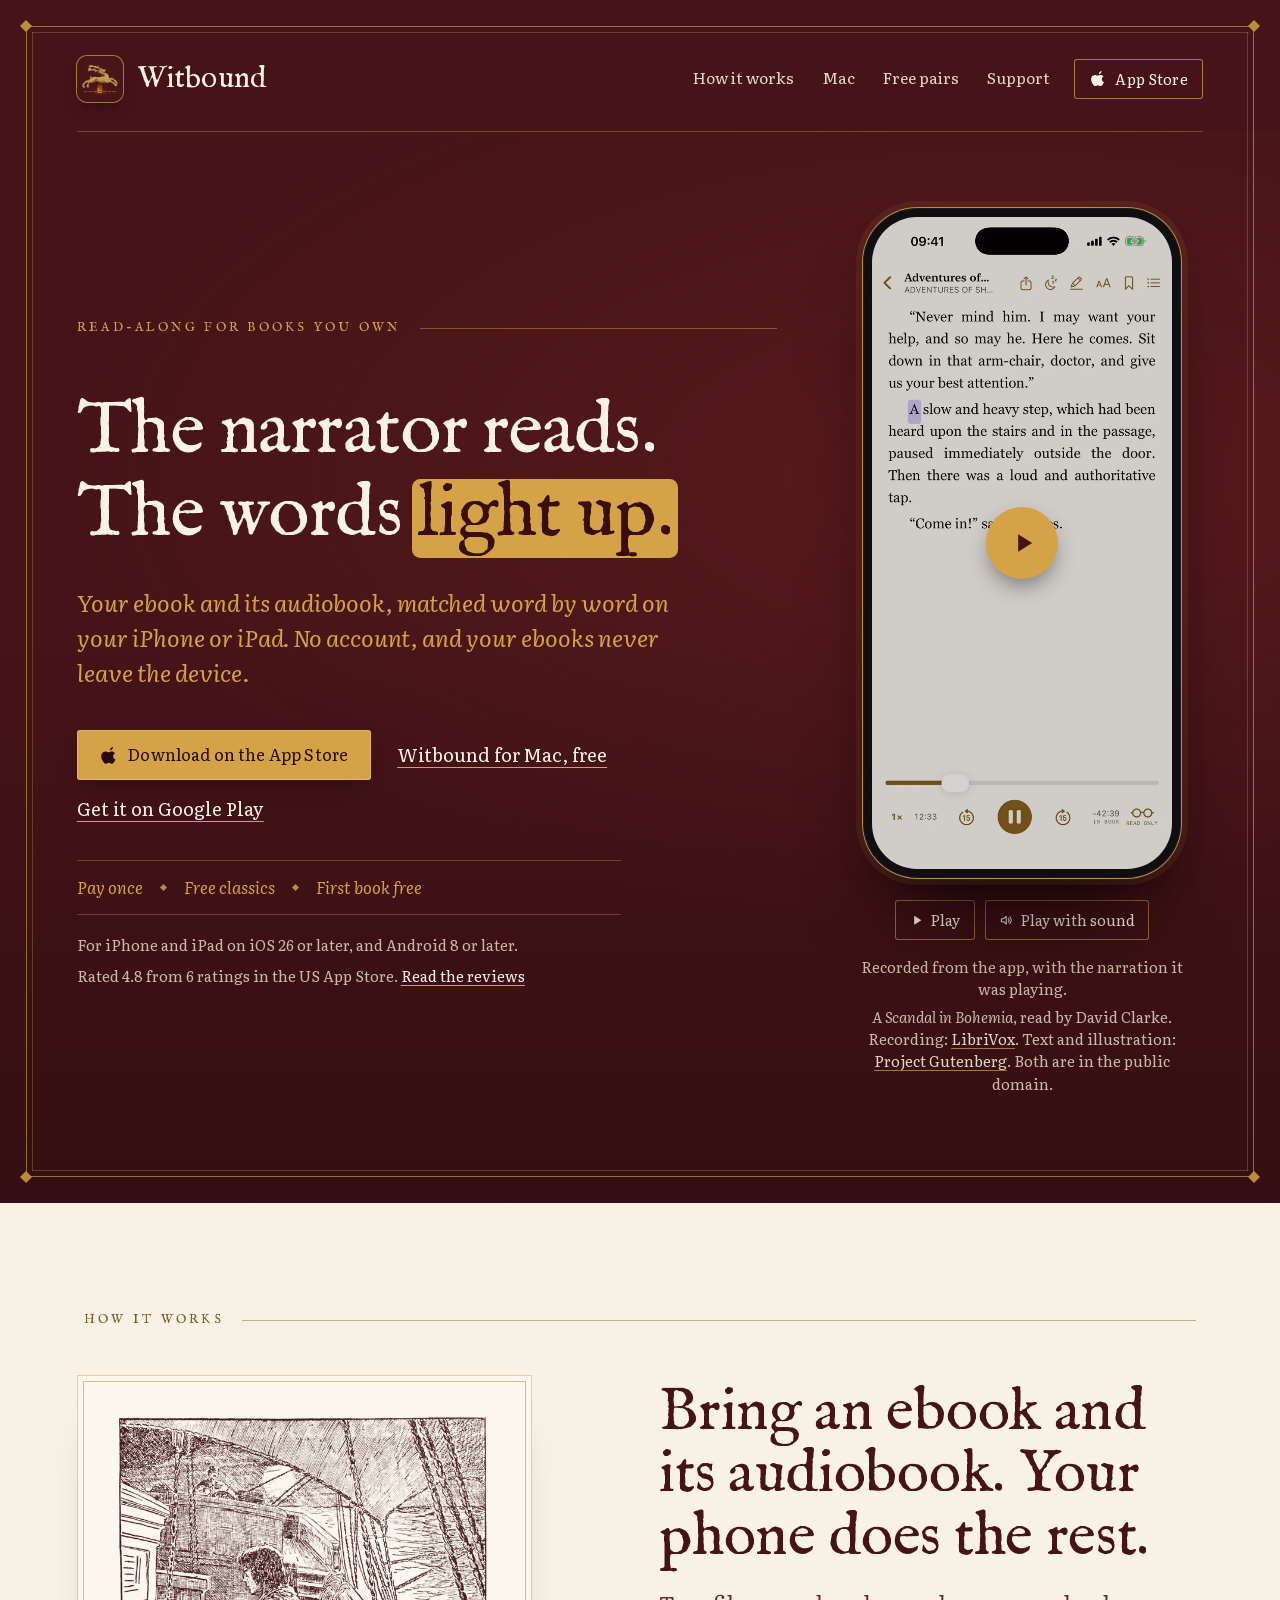
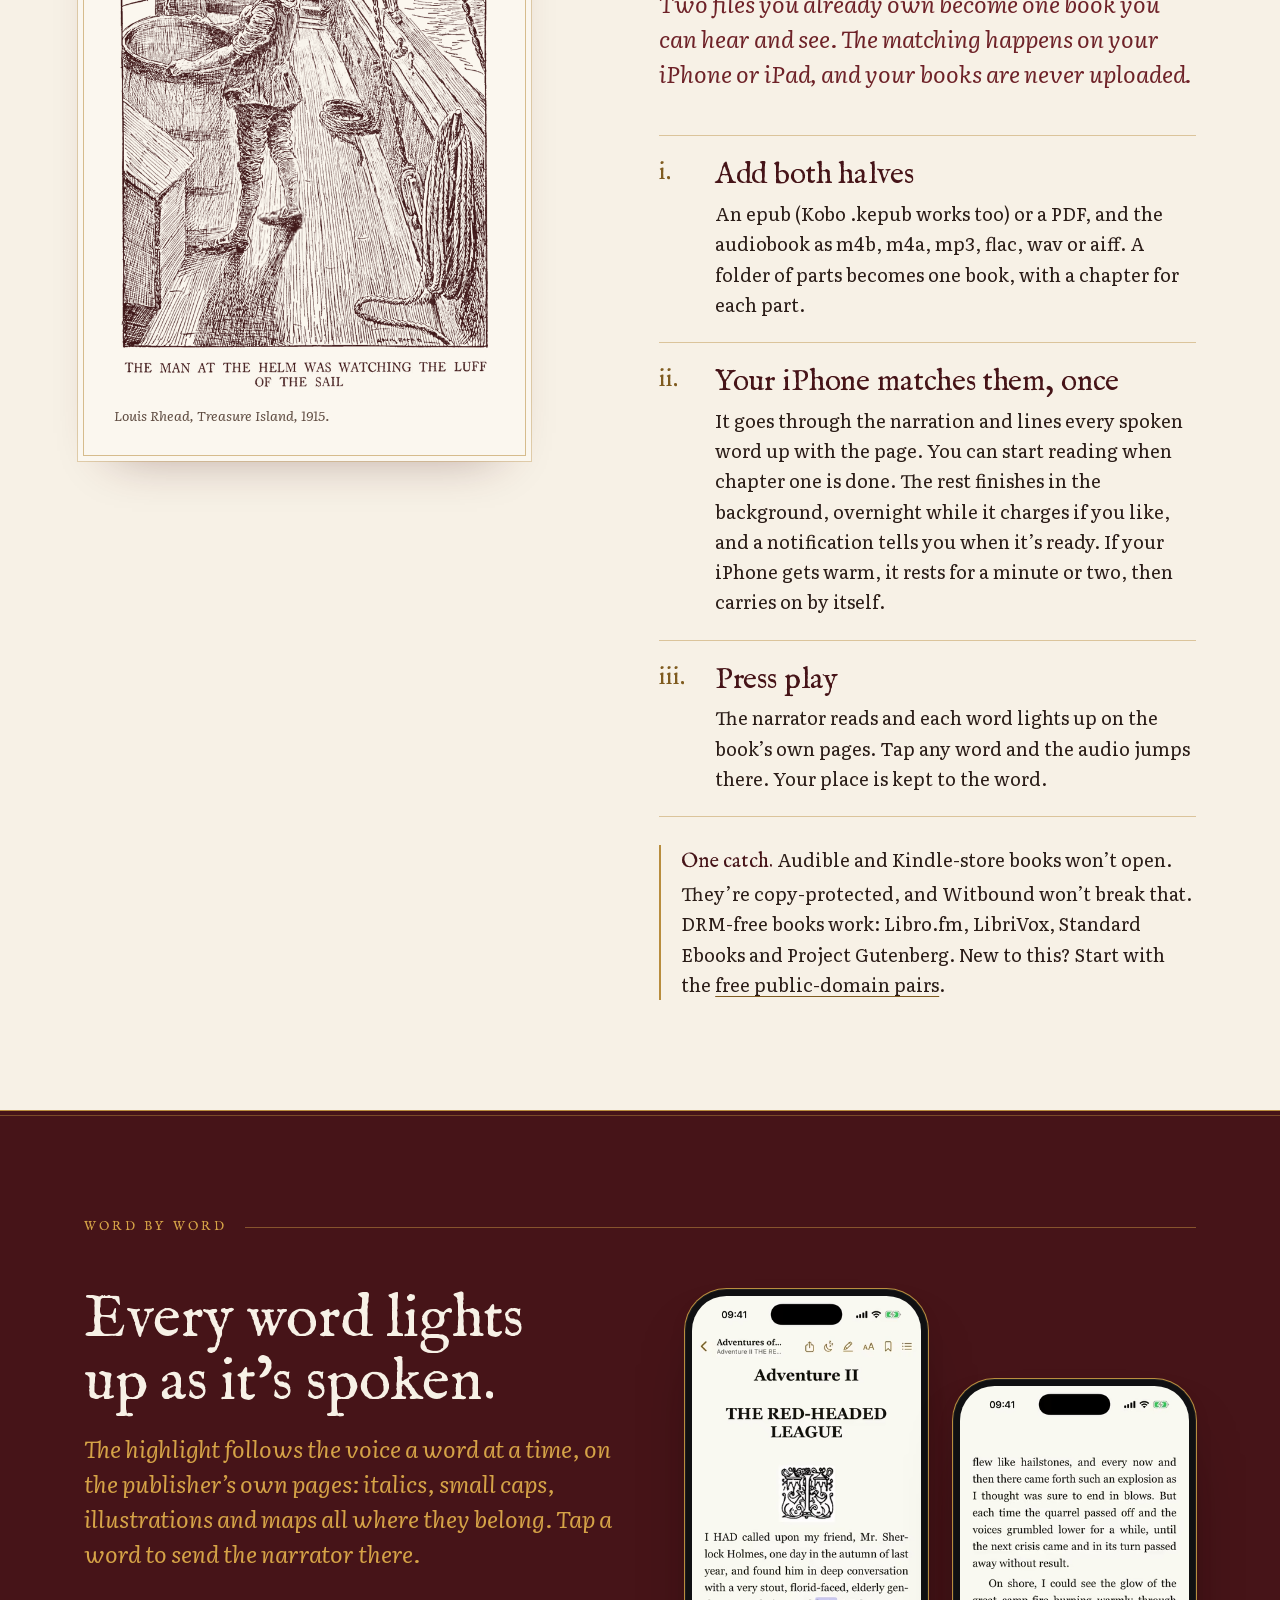
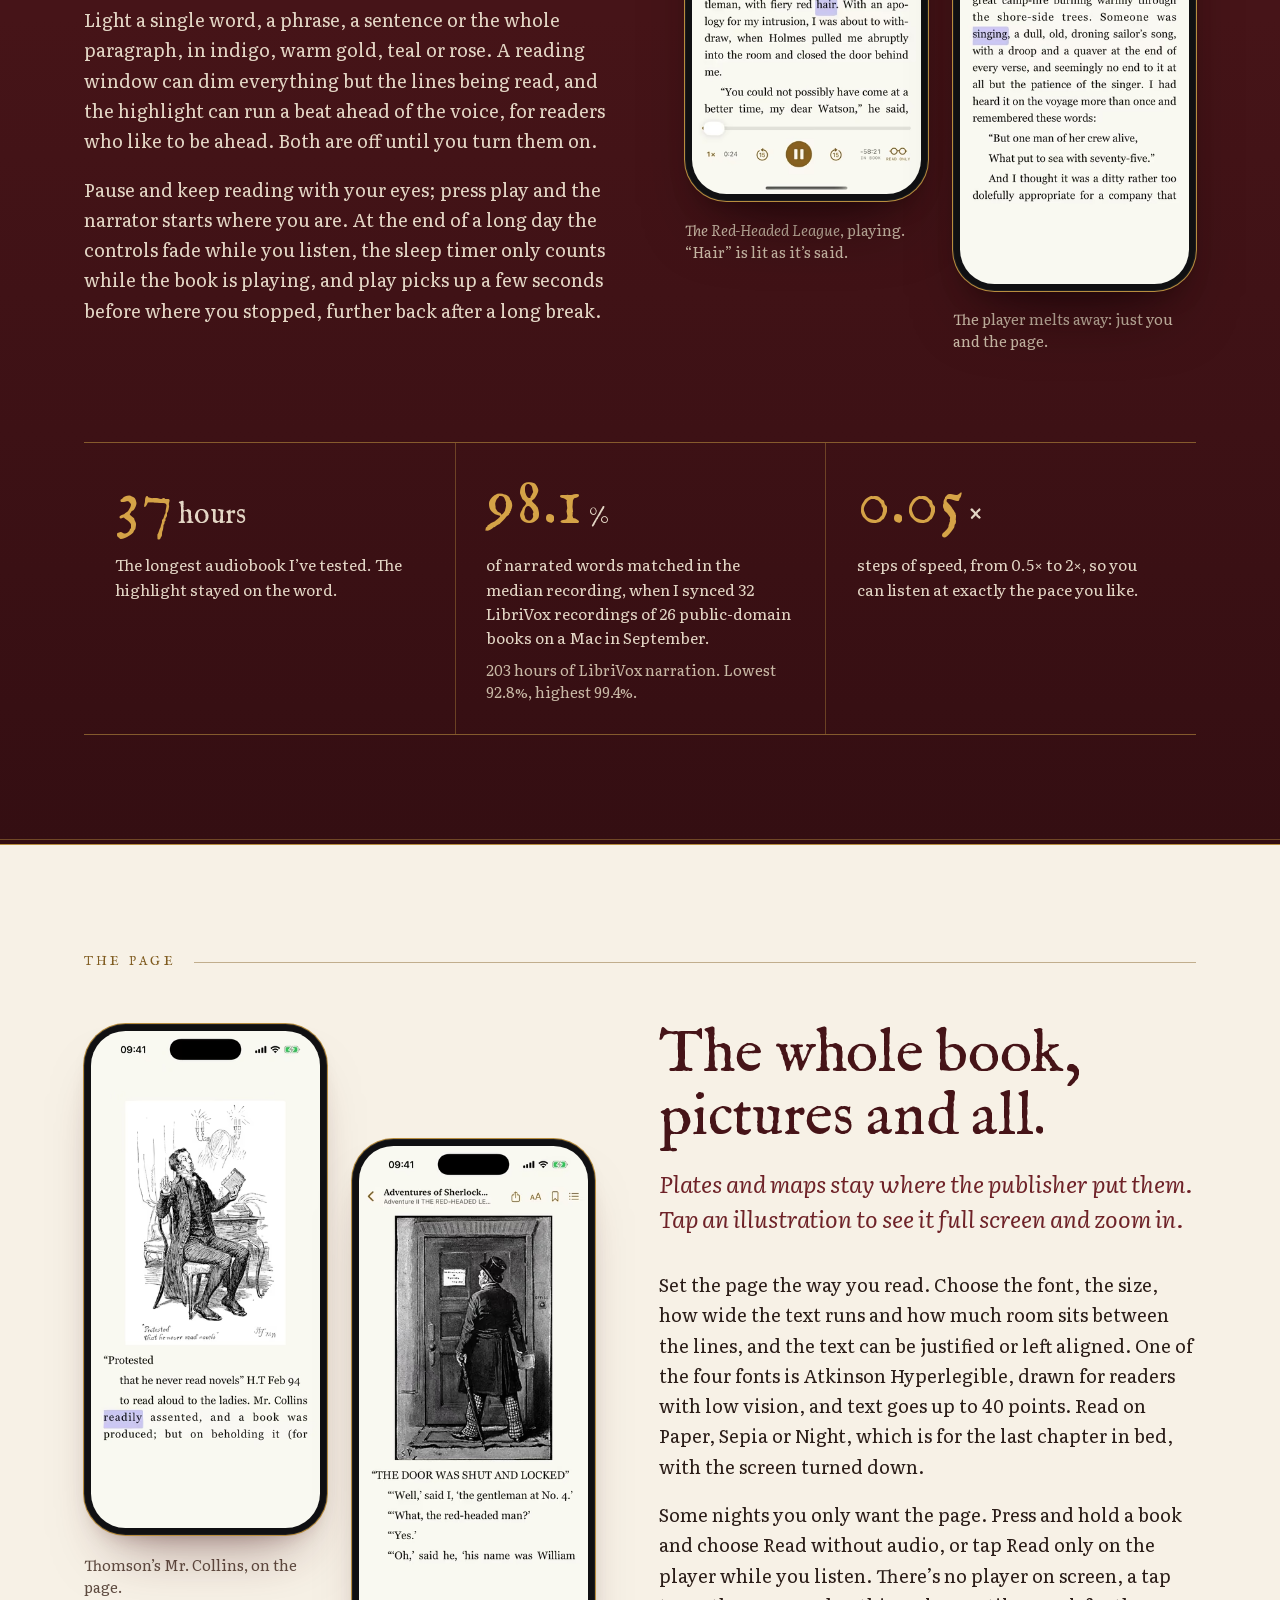
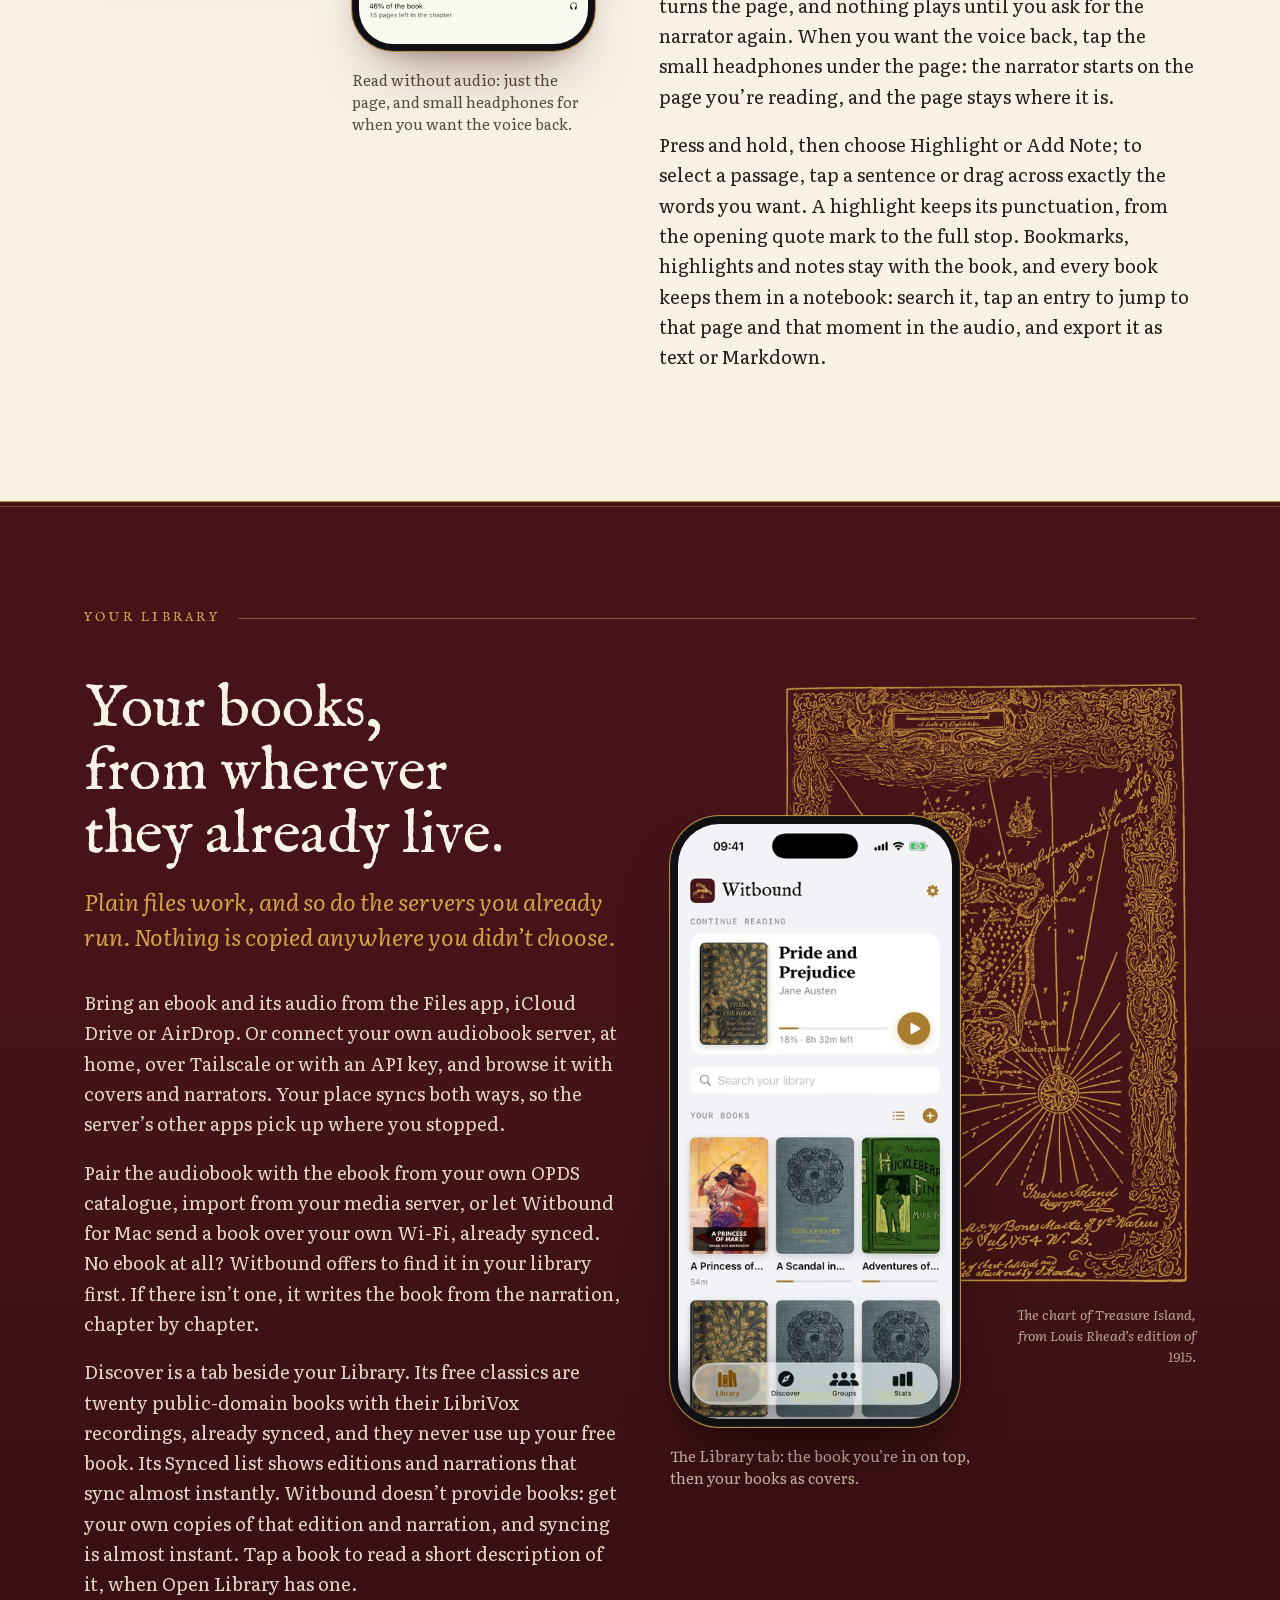
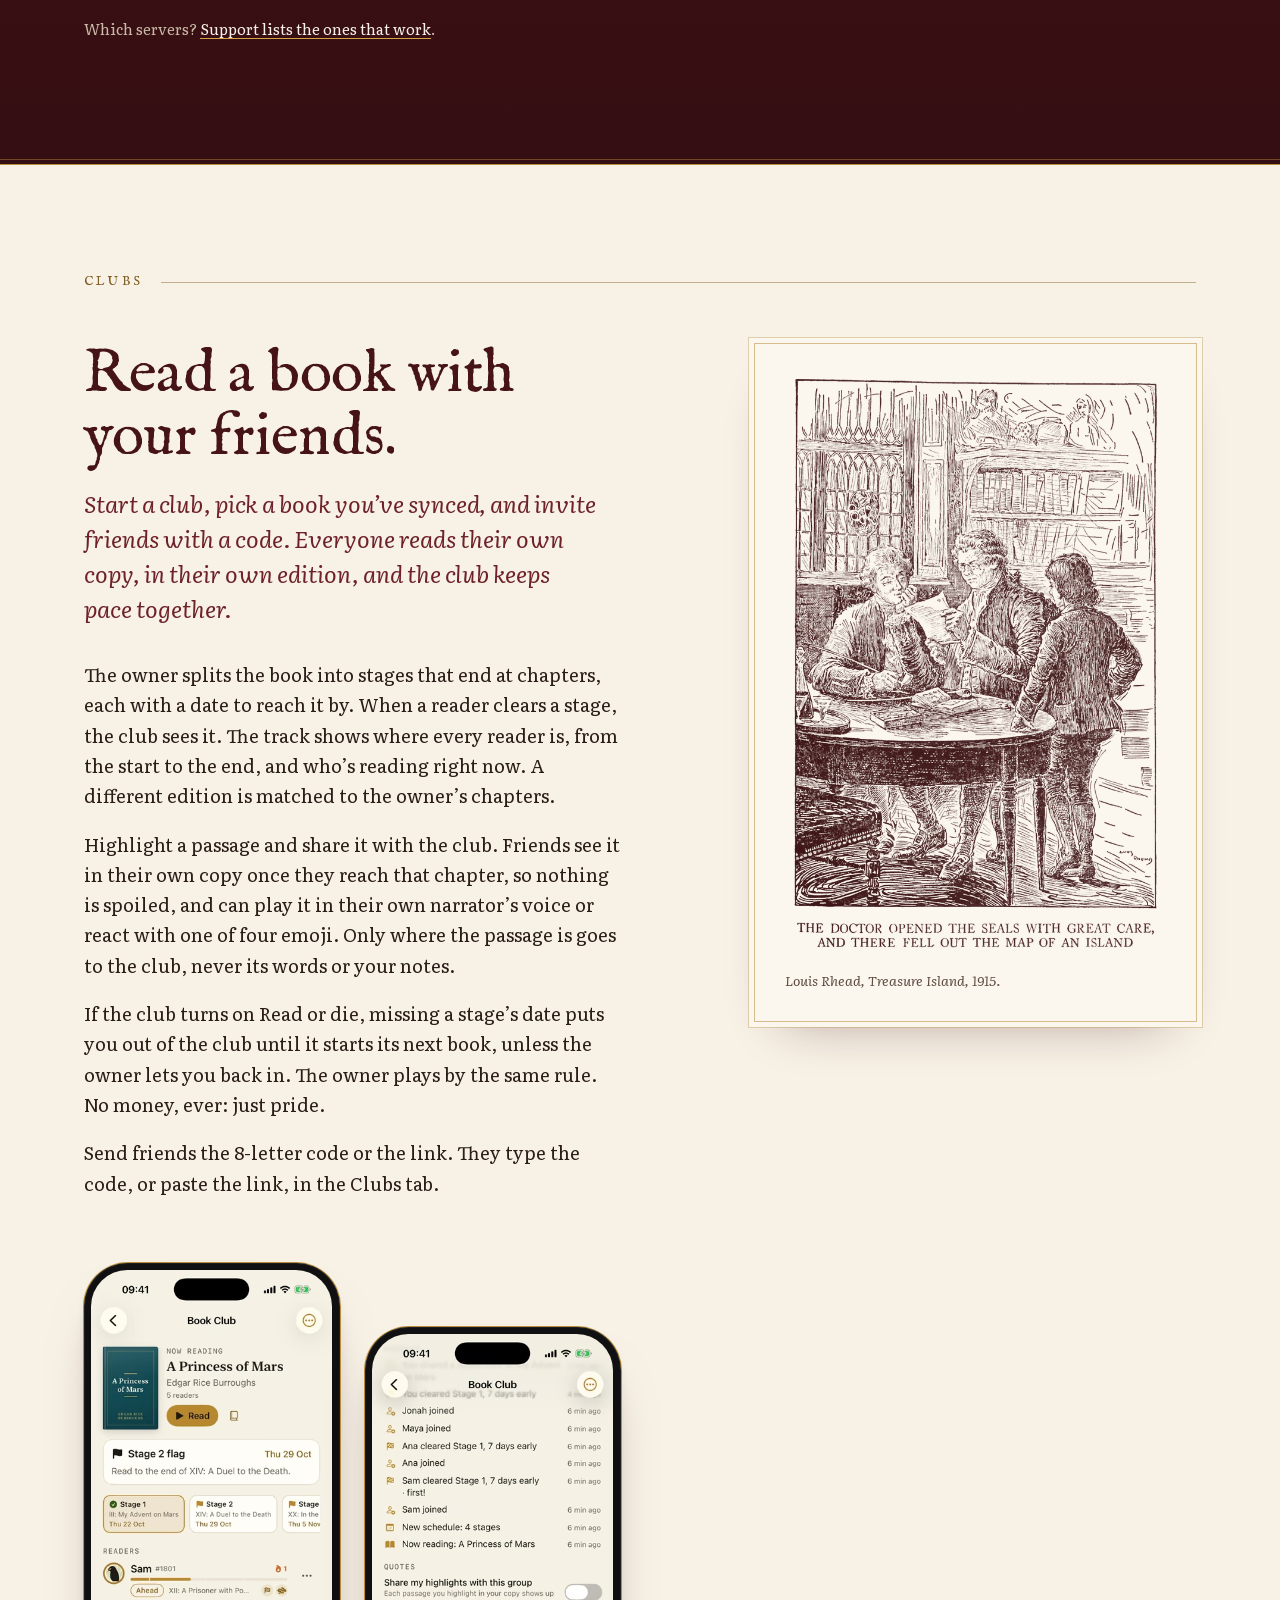
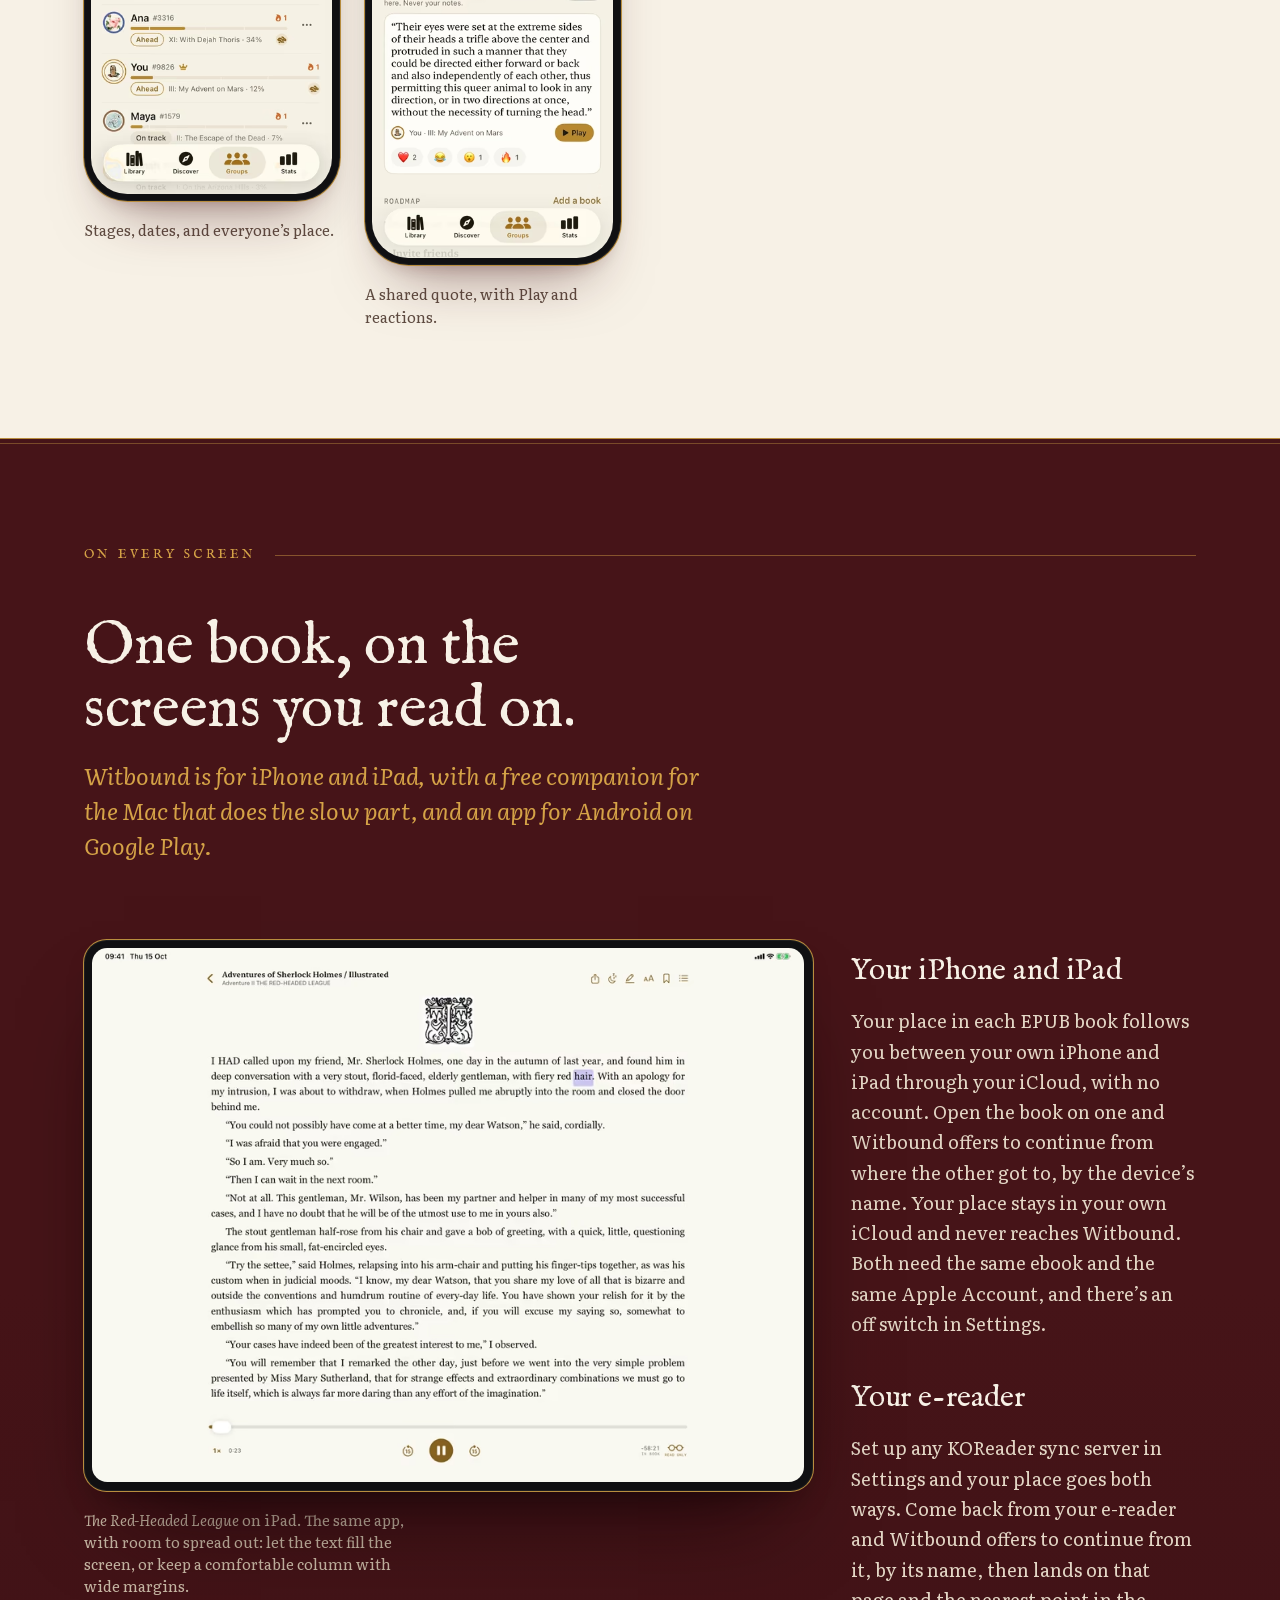
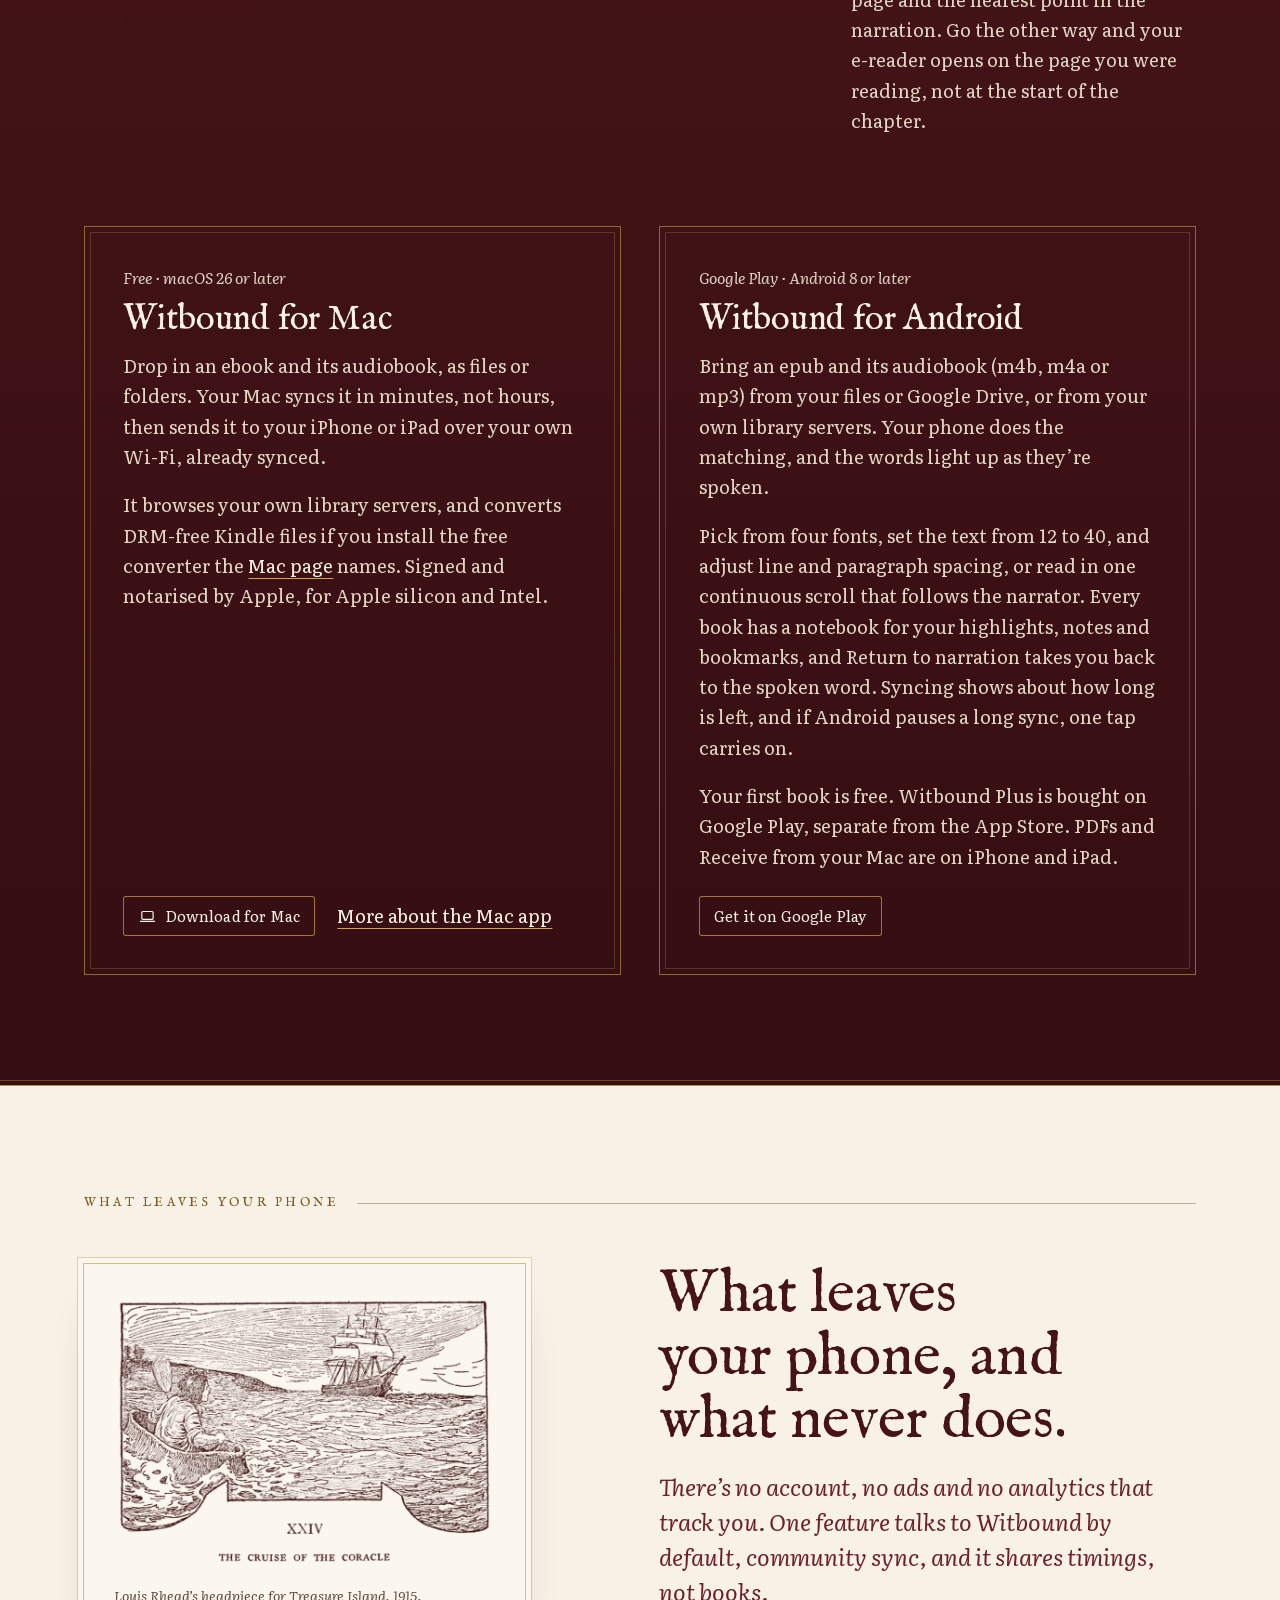
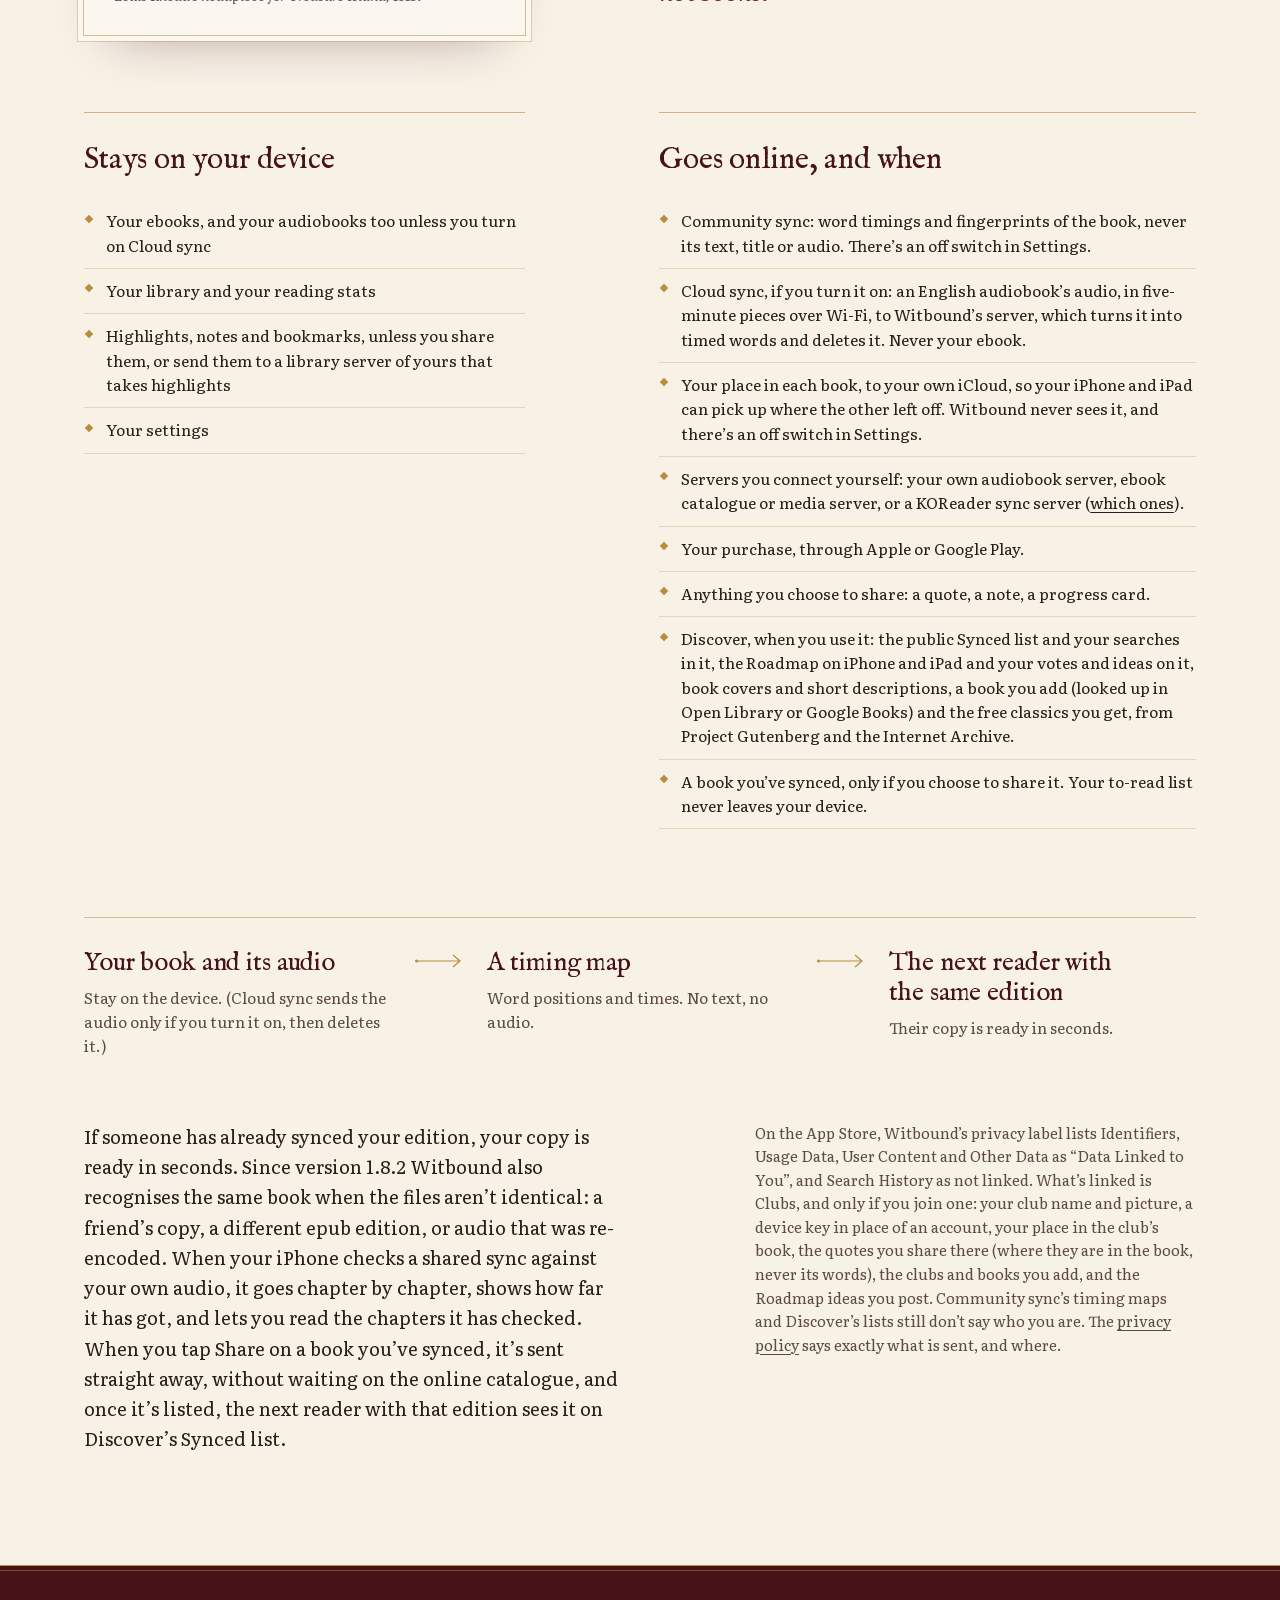
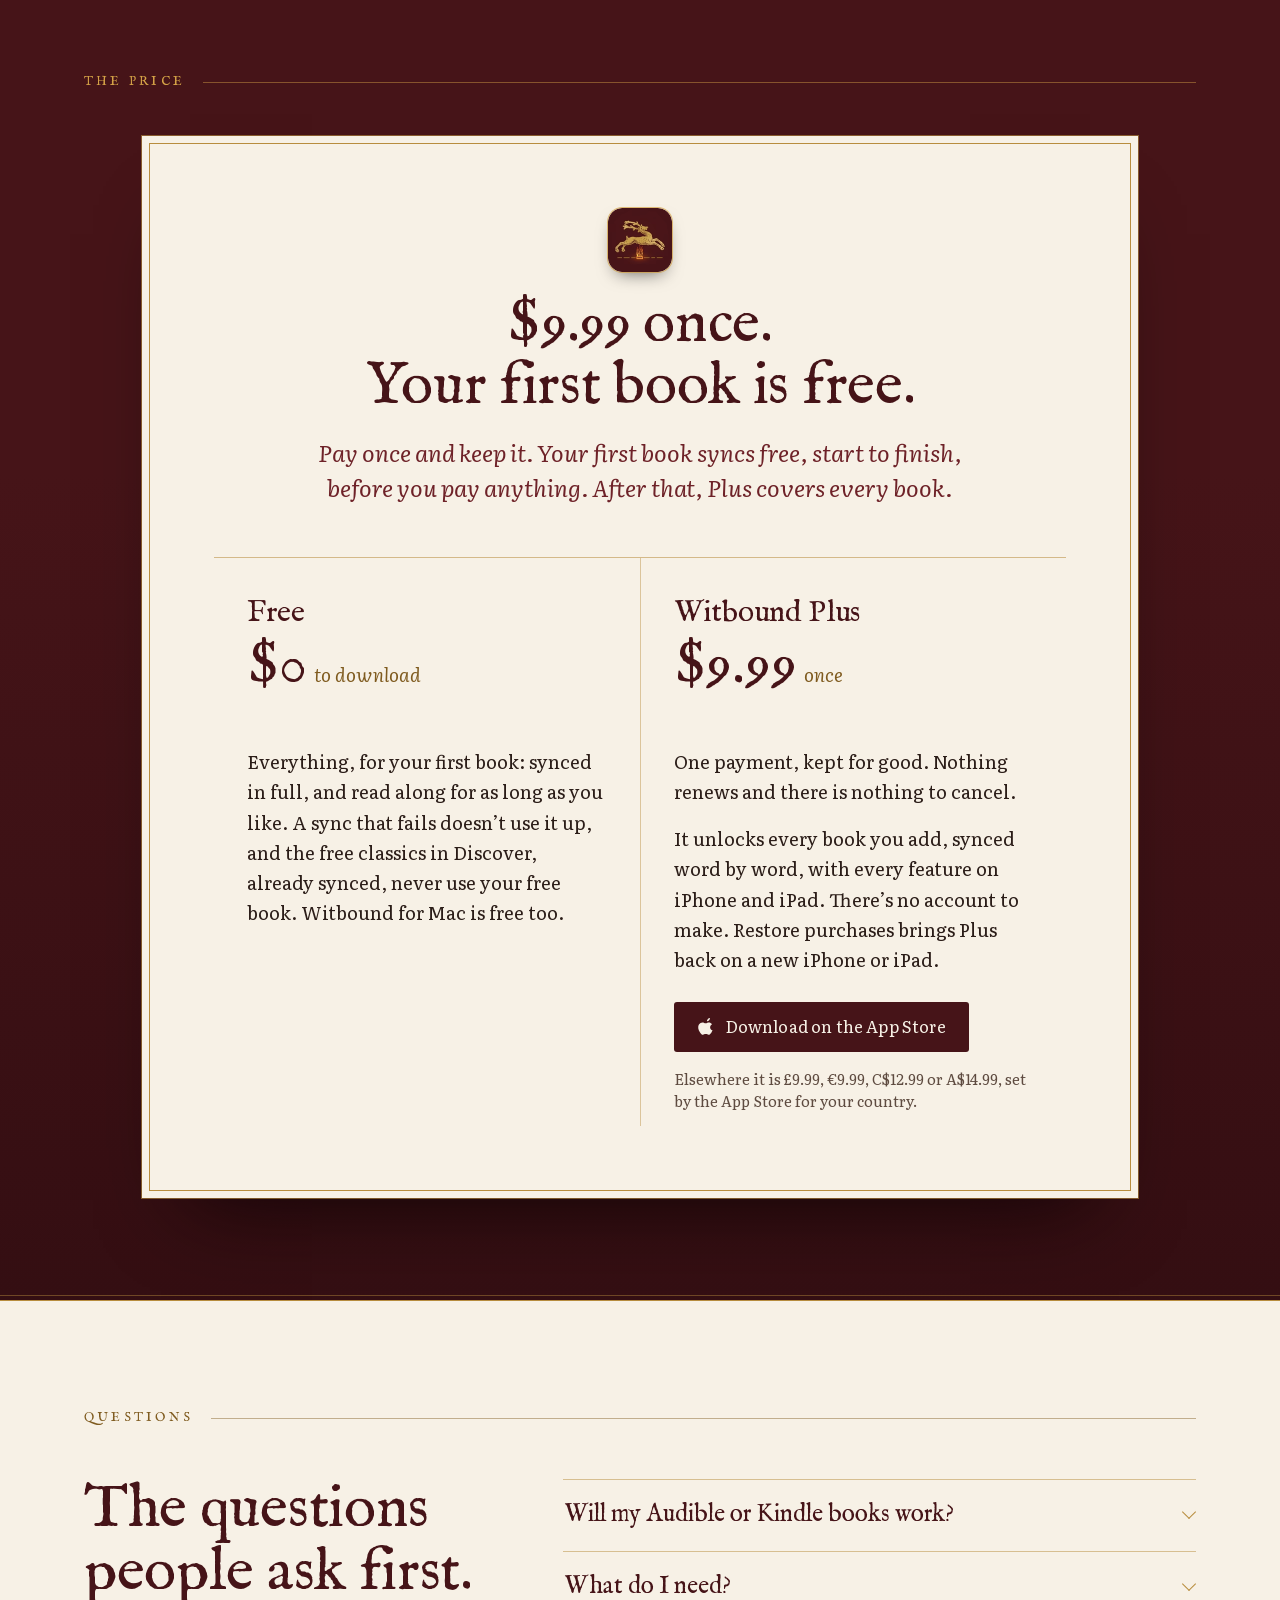
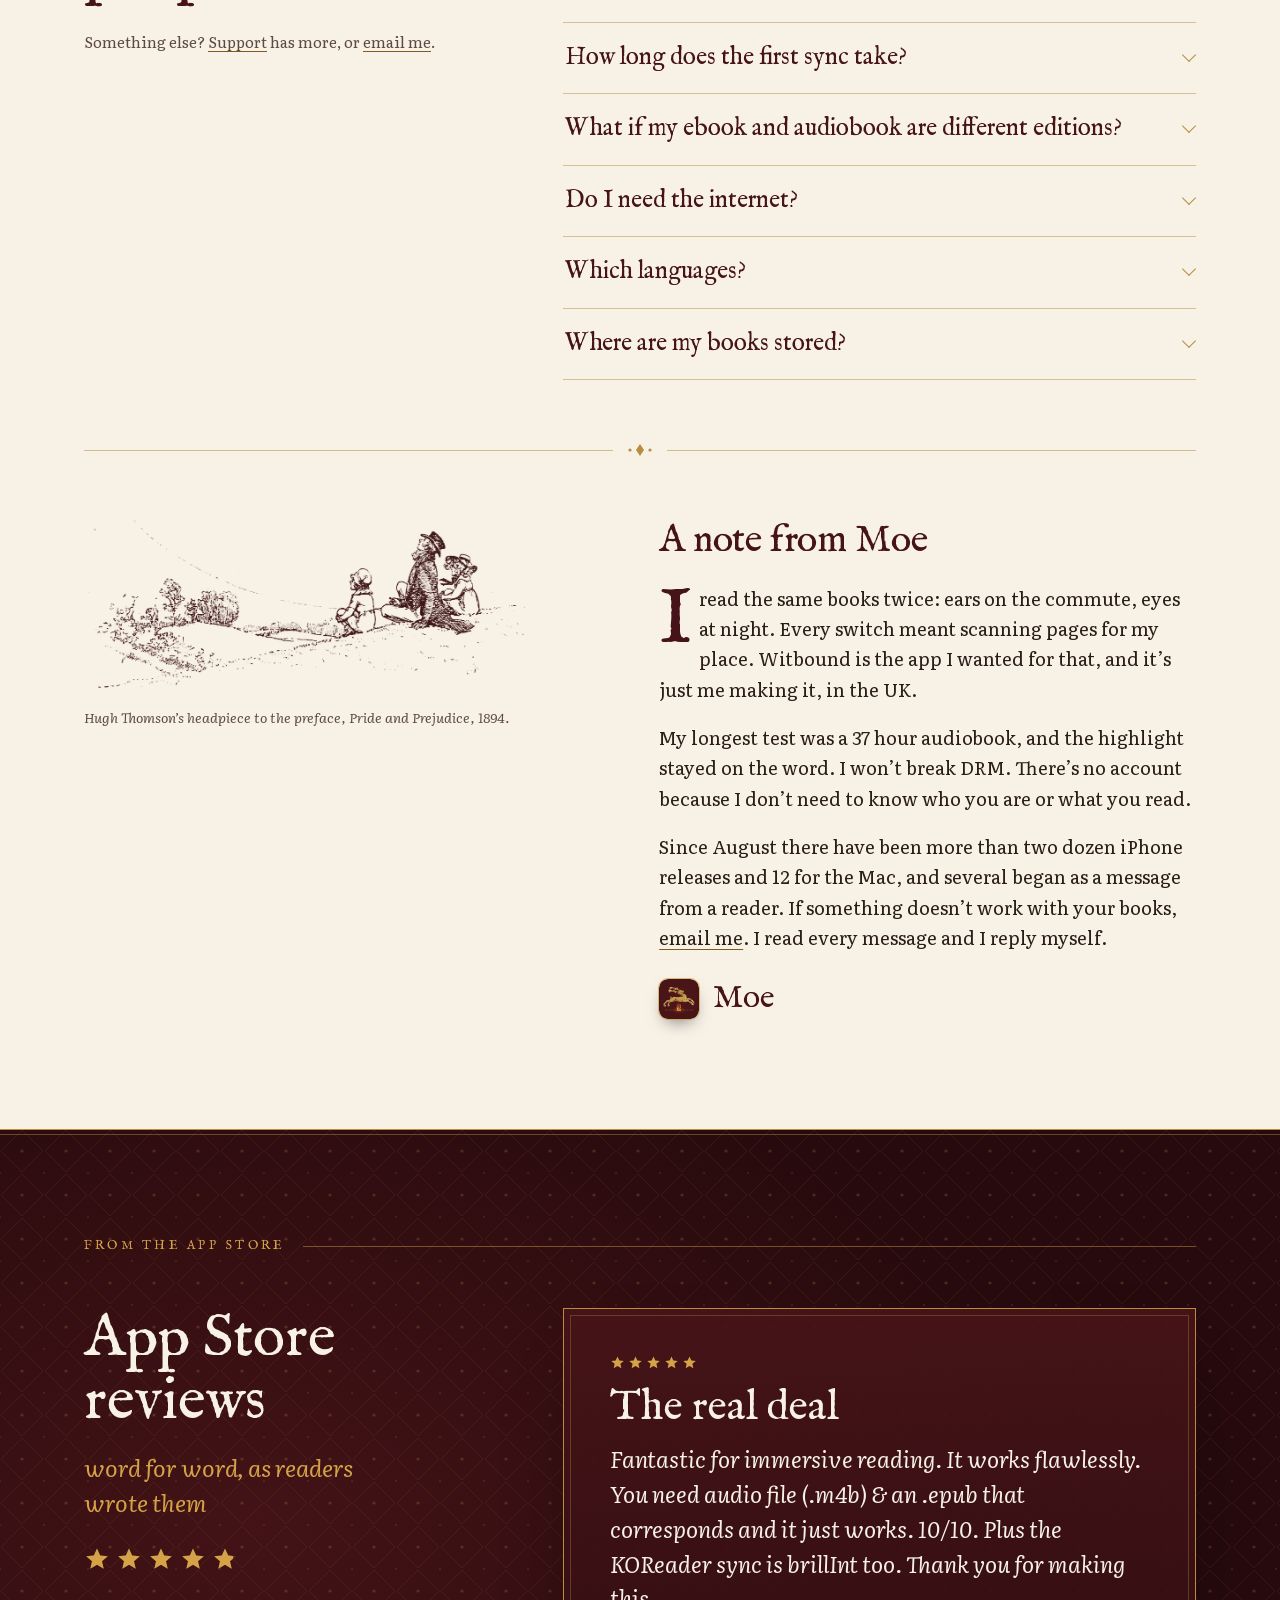
<file: index.html>
<!doctype html>
<html lang="en">
<head>
<meta charset="utf-8">
<meta name="viewport" content="width=device-width, initial-scale=1">
<title>Witbound — read along with the audiobooks you already own</title>
<meta name="description" content="The narrator reads, the words light up. Witbound syncs your own audiobooks to your own ebooks, word by word, on your iPhone, iPad or Android phone. Your ebooks never leave your device.">
<link rel="canonical" href="https://witbound.co.uk/">
<meta name="theme-color" content="#461418">
<meta name="color-scheme" content="light">
<link rel="preload" href="assets/fonts/witbound-display.woff" as="font" type="font/woff" crossorigin>
<link rel="stylesheet" href="assets/css/site.css?v=redesign-a">
<link rel="icon" href="favicon.ico?v=1811" sizes="any">
<link rel="icon" href="assets/icon/favicon-32.png?v=1811" type="image/png" sizes="32x32">
<link rel="apple-touch-icon" href="assets/icon/apple-touch-icon.png?v=1811">
<meta property="og:title" content="Witbound — your audiobooks, word by word">
<meta property="og:description" content="The narrator reads, the words light up. Your own files, synced on your own device. Your ebooks never leave it.">
<meta property="og:url" content="https://witbound.co.uk/">
<meta property="og:type" content="website">
<meta property="og:image" content="https://witbound.co.uk/assets/icon/og-1200x630.png?v=1811">
<meta property="og:image:width" content="1200">
<meta property="og:image:height" content="630">
<meta property="og:image:alt" content="The Witbound icon, a gold stag leaping over a small flame on oxblood, beside the name Witbound">
<meta name="twitter:card" content="summary_large_image">
<script type="application/ld+json">
{
  "@context": "https://schema.org",
  "@type": "SoftwareApplication",
  "name": "Witbound",
  "operatingSystem": "iOS 26, iPadOS 26, Android 8.0",
  "applicationCategory": "BookApplication",
  "url": "https://witbound.co.uk/",
  "installUrl": "https://apps.apple.com/app/id6795587495",
  "description": "Pairs your own DRM-free ebook with its audiobook and highlights each word as the narrator reads it, on the publisher's real pages. The matching happens on your device; no account.",
  "author": {
    "@type": "Person",
    "name": "Moe"
  },
  "offers": [
    {
      "@type": "Offer",
      "name": "Witbound Plus, lifetime",
      "category": "one-time purchase",
      "price": "9.99",
      "priceCurrency": "USD",
      "availability": "https://schema.org/InStock"
    }
  ]
}
</script>
<script defer src="assets/js/site.js?v=redesign-a"></script>
<link rel="preload" href="assets/hero/reader-poster.webp?v=1811" as="image" type="image/webp" fetchpriority="high">
<script defer src="assets/js/hero.js?v=redesign-a"></script>
</head>
<body>
<a class="wb-skip" href="#wb-main">Skip to the content</a>
<header class="wb-top">
    <div class="wb-top-in">
      <a class="wb-brand" href="./" aria-current="page">
        <picture><source type="image/avif" srcset="assets/icon/icon-rounded-128.avif?v=1811"><img src="assets/icon/icon-rounded-128.webp?v=1811" width="46" height="46" alt=""></picture>
        <span class="wb-brand-name">Witbound</span>
      </a>
      <nav class="wb-nav" aria-label="Site"><a href="#how">How it works</a><a href="mac.html">Mac</a><a href="pairs.html">Free pairs</a><a href="support.html">Support</a></nav>
      <div class="wb-tools">
        <a class="wb-btn wb-btn-main wb-btn-small" href="https://apps.apple.com/app/id6795587495"><svg viewBox="0 0 24 24" fill="currentColor" aria-hidden="true" focusable="false"><path d="M16.5 1.4c.1 1-.3 2-1 2.8-.7.8-1.8 1.4-2.8 1.3-.1-1 .3-2 1-2.7.7-.8 1.9-1.4 2.8-1.4zM19.9 17c-.5 1.2-.8 1.7-1.4 2.7-.9 1.4-2.2 3.1-3.7 3.1-1.4 0-1.7-.9-3.6-.9s-2.3.9-3.6.9c-1.6 0-2.8-1.6-3.7-3C1.2 16.4.9 12 2.5 9.7c1.1-1.6 2.9-2.6 4.5-2.6 1.7 0 2.7 1 4.1 1 1.3 0 2.1-1 4.1-1 1.4 0 2.9.8 4 2.1-3.5 1.9-3 6.9.6 7.8z"/></svg>App Store</a>
        <details class="wb-menu">
          <summary>Menu</summary>
          <nav class="wb-menu-panel" aria-label="Site menu"><a href="#how">How it works</a><a href="#read-along">Word by word</a><a href="#groups">Clubs</a><a href="#price">The price</a><a href="mac.html">Mac</a><a href="pairs.html">Free pairs</a><a href="support.html">Support</a><a class="wb-btn wb-btn-main" href="https://apps.apple.com/app/id6795587495"><svg viewBox="0 0 24 24" fill="currentColor" aria-hidden="true" focusable="false"><path d="M16.5 1.4c.1 1-.3 2-1 2.8-.7.8-1.8 1.4-2.8 1.3-.1-1 .3-2 1-2.7.7-.8 1.9-1.4 2.8-1.4zM19.9 17c-.5 1.2-.8 1.7-1.4 2.7-.9 1.4-2.2 3.1-3.7 3.1-1.4 0-1.7-.9-3.6-.9s-2.3.9-3.6.9c-1.6 0-2.8-1.6-3.7-3C1.2 16.4.9 12 2.5 9.7c1.1-1.6 2.9-2.6 4.5-2.6 1.7 0 2.7 1 4.1 1 1.3 0 2.1-1 4.1-1 1.4 0 2.9.8 4 2.1-3.5 1.9-3 6.9.6 7.8z"/></svg>Get it on the App Store</a></nav>
        </details>
      </div>
    </div>
</header>
<main id="wb-main">
<section class="wb-cover" aria-labelledby="wb-hero-title">
    <div class="wb-cover-grid">
      <div class="wb-cover-copy">
        <p class="wb-rh">Read-along for books you own</p>
        <h1 id="wb-hero-title"><span class="wb-ln"><span class="wb-w">The</span> <span class="wb-w">narrator</span> <span class="wb-w">reads.</span></span> <span class="wb-ln"><span class="wb-w">The</span> <span class="wb-w">words</span> <span class="wb-w wb-lit">light&nbsp;up.</span></span></h1>
        <p class="wb-lede">Your ebook and its audiobook, matched word by word on your iPhone or iPad. No account, and your ebooks never leave the device.</p>
        <div class="wb-actions">
          <a class="wb-btn wb-btn-gold" href="https://apps.apple.com/app/id6795587495"><svg viewBox="0 0 24 24" fill="currentColor" aria-hidden="true" focusable="false"><path d="M16.5 1.4c.1 1-.3 2-1 2.8-.7.8-1.8 1.4-2.8 1.3-.1-1 .3-2 1-2.7.7-.8 1.9-1.4 2.8-1.4zM19.9 17c-.5 1.2-.8 1.7-1.4 2.7-.9 1.4-2.2 3.1-3.7 3.1-1.4 0-1.7-.9-3.6-.9s-2.3.9-3.6.9c-1.6 0-2.8-1.6-3.7-3C1.2 16.4.9 12 2.5 9.7c1.1-1.6 2.9-2.6 4.5-2.6 1.7 0 2.7 1 4.1 1 1.3 0 2.1-1 4.1-1 1.4 0 2.9.8 4 2.1-3.5 1.9-3 6.9.6 7.8z"/></svg>Download on the App Store</a>
          <a class="wb-textlink" href="mac.html">Witbound for Mac, free</a>
          <a class="wb-textlink" href="https://play.google.com/store/apps/details?id=app.witbound.android">Get it on Google Play</a>
        </div>
        <ul class="wb-chips" aria-label="In short"><li>Pay once</li><li>Free classics</li><li>First book free</li></ul>
        <p class="wb-fine">For iPhone and iPad on iOS 26 or later, and Android 8 or later.</p>
        <p class="wb-fine">Rated 4.8 from 6 ratings in the US App Store. <a href="#readers">Read the reviews</a></p>
      </div>
      <figure class="wb-device wb-hero-phone" id="wb-hero-phone">
        <div class="wb-phone">
          <div class="wb-phone-body">
            <video muted loop playsinline disablepictureinpicture disableremoteplayback preload="none"
                   poster="assets/hero/reader-poster.webp?v=1811" width="590" height="1282"
                   aria-label="Witbound on iPhone: David Clarke reads A Scandal in Bohemia and each word lights up as he says it"
                   aria-describedby="wb-hero-said">
              <source src="assets/hero/reader.mp4?v=1811" type="video/mp4">
            </video>
            <button class="wb-play-over" type="button" tabindex="-1" aria-hidden="true"><span><svg viewBox="0 0 24 24" fill="currentColor" aria-hidden="true" focusable="false"><path d="M7 4.5v15l12-7.5z"/></svg></span></button>
          </div>
        </div>
        <div class="wb-clip-ctl">
          <button type="button" class="wb-clip-pause" aria-label="Pause the clip"><svg viewBox="0 0 24 24" fill="currentColor" aria-hidden="true" focusable="false"><path d="M7 5h3.5v14H7zM13.5 5H17v14h-3.5z"/></svg><span>Pause</span></button>
          <button type="button" class="wb-clip-sound"><svg viewBox="0 0 24 24" fill="none" stroke="currentColor" stroke-width="1.8" stroke-linecap="round" stroke-linejoin="round" aria-hidden="true" focusable="false"><path d="M4 9.5h3.5L12 5.5v13l-4.5-4H4z"/><path d="M15.5 9a4.2 4.2 0 0 1 0 6M18 6.5a7.8 7.8 0 0 1 0 11"/></svg><span>Play with sound</span></button>
        </div>
        <noscript><p class="wb-fine" style="text-align:center"><a href="assets/hero/reader.mp4?v=1811">Watch the clip with sound</a> (MP4, 14 seconds).</p></noscript>
        <p class="wb-vh" id="wb-hero-said">The narrator reads: A slow and heavy step, which had been heard upon the stairs and in the passage, paused immediately outside the door. Then there was a loud and authoritative tap. &ldquo;Come in!&rdquo; said Holmes.</p>
        <figcaption>
          <p>Recorded from the app, with the narration it was playing.</p>
          <p><cite>A Scandal in Bohemia</cite>, read by David Clarke. Recording: <a href="https://librivox.org/the-adventures-of-sherlock-holmes-version-4-by-sir-arthur-conan-doyle/">LibriVox</a>. Text and illustration: <a href="https://www.gutenberg.org/ebooks/48320">Project Gutenberg</a>. Both are in the public domain.</p>
        </figcaption>
      </figure>
    </div>
</section>

<section class="wb-sig wb-sig-cream wb-how" id="how" aria-labelledby="wb-how-title">
  <div class="wb-wrap">
    <p class="wb-rh">How it works</p>
    <div class="wb-split">
      <figure class="wb-plate wb-plate-mounted wb-frontis"><picture><source type="image/avif" srcset="assets/plates/rhead-1915-helm-ink.avif"><img src="assets/plates/rhead-1915-helm-ink.webp" width="640" height="973" loading="lazy" decoding="async" alt="Louis Rhead&#x27;s engraving of young Jim Hawkins on the deck of a ship at night, one hand on an apple barrel, with the helmsman at the stern under the moon, over the printed caption: The man at the helm was watching the luff of the sail"></picture><figcaption>Louis Rhead, <cite>Treasure Island</cite>, 1915.</figcaption></figure>
      <div class="wb-text">
        <h2 class="wb-h2" id="wb-how-title">Bring an ebook and its audiobook. Your phone does the rest.</h2>
        <p class="wb-lede">Two files you already own become one book you can hear and see. The matching happens on your iPhone or iPad, and your books are never uploaded.</p>
        <ol class="wb-steps"><li><span class="wb-num" aria-hidden="true">i.</span><div><h3>Add both halves</h3><p>An epub (Kobo .kepub works too) or a PDF, and the audiobook as m4b, m4a, mp3, flac, wav or aiff. A folder of parts becomes one book, with a chapter for each part.</p></div></li><li><span class="wb-num" aria-hidden="true">ii.</span><div><h3>Your iPhone matches them, once</h3><p>It goes through the narration and lines every spoken word up with the page. You can start reading when chapter one is done. The rest finishes in the background, overnight while it charges if you like, and a notification tells you when it&rsquo;s ready. If your iPhone gets warm, it rests for a minute or two, then carries on by itself.</p></div></li><li><span class="wb-num" aria-hidden="true">iii.</span><div><h3>Press play</h3><p>The narrator reads and each word lights up on the book&rsquo;s own pages. Tap any word and the audio jumps there. Your place is kept to the word.</p></div></li></ol>
        <div class="wb-aside wb-prose">
          <p><span class="wb-lead-in">One catch.</span> Audible and Kindle-store books won&rsquo;t open. They&rsquo;re copy-protected, and Witbound won&rsquo;t break that. DRM-free books work: Libro.fm, LibriVox, Standard Ebooks and Project Gutenberg. New to this? Start with the <a href="pairs.html">free public-domain pairs</a>.</p>
        </div>
      </div>
    </div>
  </div>
</section>

<section class="wb-sig wb-sig-ox wb-ww" id="read-along" aria-labelledby="wb-ww-title">
  <div class="wb-wrap">
    <p class="wb-rh">Word by word</p>
    <div class="wb-split">
      <div class="wb-text">
        <h2 class="wb-h2" id="wb-ww-title">Every word lights up as it&rsquo;s spoken.</h2>
        <p class="wb-lede">The highlight follows the voice a word at a time, on the publisher&rsquo;s own pages: italics, small caps, illustrations and maps all where they belong. Tap a word to send the narrator there.</p>
        <div class="wb-prose wb-gap">
          <p>Light a single word, a phrase, a sentence or the whole paragraph, in indigo, warm gold, teal or rose. A reading window can dim everything but the lines being read, and the highlight can run a beat ahead of the voice, for readers who like to be ahead. Both are off until you turn them on.</p>
          <p>Pause and keep reading with your eyes; press play and the narrator starts where you are. At the end of a long day the controls fade while you listen, the sleep timer only counts while the book is playing, and play picks up a few seconds before where you stopped, further back after a long break.</p>
        </div>
      </div>
      <div class="wb-duo">
        <figure class="wb-device"><div class="wb-phone"><div class="wb-phone-body"><picture><source type="image/avif" srcset="assets/img/reader-rhl-1810-360w.avif 360w, assets/img/reader-rhl-1810-720w.avif 720w" sizes="(min-width: 900px) 250px, 46vw"><img src="assets/img/reader-rhl-1810-360w.webp" srcset="assets/img/reader-rhl-1810-360w.webp 360w, assets/img/reader-rhl-1810-720w.webp 720w" sizes="(min-width: 900px) 250px, 46vw" width="360" height="783" alt="Witbound on iPhone playing The Red-Headed League: the chapter title, Sidney Paget&#x27;s ornamental initial, and the word hair lit as the narrator reads it, with the player controls below" loading="lazy" decoding="async"></picture></div></div><figcaption><cite>The Red-Headed League</cite>, playing. &ldquo;Hair&rdquo; is lit as it&rsquo;s said.</figcaption></figure>
        <figure class="wb-device"><div class="wb-phone"><div class="wb-phone-body"><picture><source type="image/avif" srcset="assets/img/faded-ti-1810-360w.avif 360w, assets/img/faded-ti-1810-720w.avif 720w" sizes="(min-width: 900px) 250px, 46vw"><img src="assets/img/faded-ti-1810-360w.webp" srcset="assets/img/faded-ti-1810-360w.webp 360w, assets/img/faded-ti-1810-720w.webp 720w" sizes="(min-width: 900px) 250px, 46vw" width="360" height="783" alt="Witbound on iPhone reading Treasure Island with the controls faded away, only the page showing, and the word singing lit with its comma" loading="lazy" decoding="async"></picture></div></div><figcaption>The player melts away: just you and the page.</figcaption></figure>
      </div>
    </div>
    <div class="wb-figures">
      <div><span class="wb-fig-n">37<small>hours</small></span><p>The longest audiobook I&rsquo;ve tested. The highlight stayed on the word.</p></div>
      <div><span class="wb-fig-n">98.1<small>%</small></span><p>of narrated words matched in the median recording, when I synced 32 LibriVox recordings of 26 public-domain books on a Mac in September.<span class="wb-small">203 hours of LibriVox narration. Lowest 92.8%, highest 99.4%.</span></p></div>
      <div><span class="wb-fig-n">0.05<small>&times;</small></span><p>steps of speed, from 0.5&times; to 2&times;, so you can listen at exactly the pace you like.</p></div>
    </div>
  </div>
</section>

<section class="wb-sig wb-sig-cream wb-pg" id="page" aria-labelledby="wb-pg-title">
  <div class="wb-wrap">
    <p class="wb-rh">The page</p>
    <div class="wb-split">
      <div class="wb-duo">
        <figure class="wb-device"><div class="wb-phone"><div class="wb-phone-body"><picture><source type="image/avif" srcset="assets/img/illustration-collins-1810-360w.avif 360w, assets/img/illustration-collins-1810-720w.avif 720w" sizes="(min-width: 900px) 230px, 46vw"><img src="assets/img/illustration-collins-1810-360w.webp" srcset="assets/img/illustration-collins-1810-360w.webp 360w, assets/img/illustration-collins-1810-720w.webp 720w" sizes="(min-width: 900px) 230px, 46vw" width="360" height="783" alt="Pride and Prejudice in Witbound: Hugh Thomson&#x27;s plate of Mr. Collins protesting that he never read novels, full width on the page, with the word readily lit in the text below" loading="lazy" decoding="async"></picture></div></div><figcaption>Thomson&rsquo;s Mr. Collins, on the page.</figcaption></figure>
        <figure class="wb-device"><div class="wb-phone"><div class="wb-phone-body"><picture><source type="image/avif" srcset="assets/img/read-only-1810-360w.avif 360w, assets/img/read-only-1810-720w.avif 720w" sizes="(min-width: 900px) 230px, 46vw"><img src="assets/img/read-only-1810-360w.webp" srcset="assets/img/read-only-1810-360w.webp 360w, assets/img/read-only-1810-720w.webp 720w" sizes="(min-width: 900px) 230px, 46vw" width="360" height="783" alt="Witbound reading The Adventures of Sherlock Holmes without audio: Sidney Paget&#x27;s plate of a man at a door, captioned The door was shut and locked, the text below it, no player, and small headphones beside 46% of the book" loading="lazy" decoding="async"></picture></div></div><figcaption>Read without audio: just the page, and small headphones for when you want the voice back.</figcaption></figure>
      </div>
      <div class="wb-text">
        <h2 class="wb-h2" id="wb-pg-title">The whole book, pictures and all.</h2>
        <p class="wb-lede">Plates and maps stay where the publisher put them. Tap an illustration to see it full screen and zoom in.</p>
        <div class="wb-prose wb-gap">
          <p>Set the page the way you read. Choose the font, the size, how wide the text runs and how much room sits between the lines, and the text can be justified or left aligned. One of the four fonts is Atkinson Hyperlegible, drawn for readers with low vision, and text goes up to 40 points. Read on Paper, Sepia or Night, which is for the last chapter in bed, with the screen turned down.</p>
          <p>Some nights you only want the page. Press and hold a book and choose Read without audio, or tap Read only on the player while you listen. There&rsquo;s no player on screen, a tap turns the page, and nothing plays until you ask for the narrator again. When you want the voice back, tap the small headphones under the page: the narrator starts on the page you&rsquo;re reading, and the page stays where it is.</p>
          <p>Press and hold, then choose Highlight or Add Note; to select a passage, tap a sentence or drag across exactly the words you want. A highlight keeps its punctuation, from the opening quote mark to the full stop. Bookmarks, highlights and notes stay with the book, and every book keeps them in a notebook: search it, tap an entry to jump to that page and that moment in the audio, and export it as text or Markdown.</p>
        </div>
      </div>
    </div>
  </div>
</section>

<section class="wb-sig wb-sig-ox wb-lib" id="library" aria-labelledby="wb-lib-title">
  <div class="wb-wrap">
    <p class="wb-rh">Your library</p>
    <div class="wb-split">
      <div class="wb-text">
        <h2 class="wb-h2" id="wb-lib-title">Your books, from wherever they already live.</h2>
        <p class="wb-lede">Plain files work, and so do the servers you already run. Nothing is copied anywhere you didn&rsquo;t choose.</p>
        <div class="wb-prose wb-gap">
          <p>Bring an ebook and its audio from the Files app, iCloud Drive or AirDrop. Or connect your own audiobook server, at home, over Tailscale or with an API key, and browse it with covers and narrators. Your place syncs both ways, so the server&rsquo;s other apps pick up where you stopped.</p>
          <p>Pair the audiobook with the ebook from your own OPDS catalogue, import from your media server, or let Witbound for Mac send a book over your own Wi-Fi, already synced. No ebook at all? Witbound offers to find it in your library first. If there isn&rsquo;t one, it writes the book from the narration, chapter by chapter.</p>
          <p id="discover">Discover is a tab beside your Library. Its free classics are twenty public-domain books with their LibriVox recordings, already synced, and they never use up your free book. Its Synced list shows editions and narrations that sync almost instantly. Witbound doesn&rsquo;t provide books: get your own copies of that edition and narration, and syncing is almost instant. Tap a book to read a short description of it, when Open Library has one.</p>
          <p class="wb-small">Which servers? <a href="support.html#servers">Support lists the ones that work</a>.</p>
        </div>
      </div>
      <div class="wb-stage">
        <figure class="wb-plate wb-map"><picture><source type="image/avif" srcset="assets/plates/rhead-1915-island-map-gilt.avif"><img src="assets/plates/rhead-1915-island-map-gilt.webp" width="760" height="1109" loading="lazy" decoding="async" alt="The map of Treasure Island inside an ornamental border, stamped in gold"></picture><figcaption>The chart of Treasure Island, from Louis Rhead&rsquo;s edition of 1915.</figcaption></figure>
        <figure class="wb-device" id="home"><div class="wb-phone"><div class="wb-phone-body"><picture><source type="image/avif" srcset="assets/img/home-1810-360w.avif 360w, assets/img/home-1810-720w.avif 720w" sizes="(min-width: 900px) 290px, 46vw"><img src="assets/img/home-1810-360w.webp" srcset="assets/img/home-1810-360w.webp 360w, assets/img/home-1810-720w.webp 720w" sizes="(min-width: 900px) 290px, 46vw" width="360" height="783" alt="The Witbound Library on iPhone: the Oxblood Leap tile and the name Witbound, Continue reading with Pride and Prejudice at 18 percent and 8 hours 32 minutes left, a search field, a grid of book covers and the tab bar" loading="lazy" decoding="async"></picture></div></div><figcaption>The Library tab: the book you&rsquo;re in on top, then your books as covers.</figcaption></figure>
      </div>
    </div>
  </div>
</section>

<section class="wb-sig wb-sig-cream wb-grp" id="groups" aria-labelledby="wb-grp-title">
  <div class="wb-wrap">
    <p class="wb-rh">Clubs</p>
    <div class="wb-split">
      <figure class="wb-plate wb-plate-mounted wb-grp-plate"><picture><source type="image/avif" srcset="assets/plates/rhead-1915-seals-ink.avif"><img src="assets/plates/rhead-1915-seals-ink.webp" width="640" height="978" loading="lazy" decoding="async" alt="Louis Rhead&#x27;s engraving of the doctor, the squire and young Jim Hawkins gathered at a round table in a library, opening the captain&#x27;s papers, over the printed caption: The doctor opened the seals with great care, and there fell out the map of an island"></picture><figcaption>Louis Rhead, <cite>Treasure Island</cite>, 1915.</figcaption></figure>
      <div class="wb-text">
        <h2 class="wb-h2" id="wb-grp-title">Read a book with your friends.</h2>
        <p class="wb-lede">Start a club, pick a book you&rsquo;ve synced, and invite friends with a code. Everyone reads their own copy, in their own edition, and the club keeps pace together.</p>
        <div class="wb-prose wb-gap">
          <p>The owner splits the book into stages that end at chapters, each with a date to reach it by. When a reader clears a stage, the club sees it. The track shows where every reader is, from the start to the end, and who&rsquo;s reading right now. A different edition is matched to the owner&rsquo;s chapters.</p>
          <p>Highlight a passage and share it with the club. Friends see it in their own copy once they reach that chapter, so nothing is spoiled, and can play it in their own narrator&rsquo;s voice or react with one of four emoji. Only where the passage is goes to the club, never its words or your notes.</p>
          <p>If the club turns on Read or die, missing a stage&rsquo;s date puts you out of the club until it starts its next book, unless the owner lets you back in. The owner plays by the same rule. No money, ever: just pride.</p>
          <p>Send friends the 8-letter code or the link. They type the code, or paste the link, in the Clubs tab.</p>
        </div>
        <div class="wb-duo">
          <figure class="wb-device"><div class="wb-phone"><div class="wb-phone-body"><picture><source type="image/avif" srcset="assets/img/group-1810-360w.avif 360w, assets/img/group-1810-720w.avif 720w" sizes="(min-width: 900px) 290px, 46vw"><img src="assets/img/group-1810-360w.webp" srcset="assets/img/group-1810-360w.webp 360w, assets/img/group-1810-720w.webp 720w" sizes="(min-width: 900px) 290px, 46vw" width="360" height="783" alt="A book club reading A Princess of Mars: Now reading with a Read button, the Stage 2 flag dated Thursday 29 October, the stage strip, and the readers Sam, Ana, You and Maya, each with their chapter and how far they are" loading="lazy" decoding="async"></picture></div></div><figcaption>Stages, dates, and everyone&rsquo;s place.</figcaption></figure>
          <figure class="wb-device"><div class="wb-phone"><div class="wb-phone-body"><picture><source type="image/avif" srcset="assets/img/quote-1810-360w.avif 360w, assets/img/quote-1810-720w.avif 720w" sizes="(min-width: 900px) 290px, 46vw"><img src="assets/img/quote-1810-360w.webp" srcset="assets/img/quote-1810-360w.webp 360w, assets/img/quote-1810-720w.webp 720w" sizes="(min-width: 900px) 290px, 46vw" width="360" height="783" alt="A quote shared in the book club from A Princess of Mars, with a Play button and friends&#x27; reactions, under the club&#x27;s list of recent moments" loading="lazy" decoding="async"></picture></div></div><figcaption>A shared quote, with Play and reactions.</figcaption></figure>
        </div>
      </div>
    </div>
  </div>
</section>

<section class="wb-sig wb-sig-ox wb-dev" id="devices" aria-labelledby="wb-dev-title">
  <div class="wb-wrap">
    <p class="wb-rh">On every screen</p>
    <div class="wb-split">
      <div class="wb-intro">
        <h2 class="wb-h2" id="wb-dev-title">One book, on the screens you read on.</h2>
        <p class="wb-lede">Witbound is for iPhone and iPad, with a free companion for the Mac that does the slow part, and an app for Android on Google Play.</p>
      </div>
    </div>
    <div class="wb-bench">
      <figure class="wb-device wb-tablet-wrap"><div class="wb-tablet"><div class="wb-tablet-body"><picture><source type="image/avif" srcset="assets/img/ipad-reader-rhl-1810-880w.avif 880w, assets/img/ipad-reader-rhl-1810-1760w.avif 1760w" sizes="(min-width: 1240px) 730px, (min-width: 900px) 62vw, 92vw"><img src="assets/img/ipad-reader-rhl-1810-880w.webp" srcset="assets/img/ipad-reader-rhl-1810-880w.webp 880w, assets/img/ipad-reader-rhl-1810-1760w.webp 1760w" sizes="(min-width: 1240px) 730px, (min-width: 900px) 62vw, 92vw" width="880" height="660" alt="Witbound on iPad in landscape, playing The Red-Headed League: the chapter title, Paget&#x27;s ornamental initial and the opening lines in a wide column, with the word hair lit" loading="lazy" decoding="async"></picture></div></div><figcaption><cite>The Red-Headed League</cite> on iPad. The same app, with room to spread out: let the text fill the screen, or keep a comfortable column with wide margins.</figcaption></figure>
      <div class="wb-cols">
        <div><h3>Your iPhone and iPad</h3><p>Your place in each EPUB book follows you between your own iPhone and iPad through your iCloud, with no account. Open the book on one and Witbound offers to continue from where the other got to, by the device&rsquo;s name. Your place stays in your own iCloud and never reaches Witbound. Both need the same ebook and the same Apple Account, and there&rsquo;s an off switch in Settings.</p></div>
        <div><h3>Your e-reader</h3><p>Set up any KOReader sync server in Settings and your place goes both ways. Come back from your e-reader and Witbound offers to continue from it, by its name, then lands on that page and the nearest point in the narration. Go the other way and your e-reader opens on the page you were reading, not at the start of the chapter.</p></div>
      </div>
    </div>
    <div class="wb-companions">
      <section class="wb-bookplate" aria-labelledby="wb-dev-mac">
        <p class="wb-bookplate-label">Free &middot; macOS 26 or later</p>
        <h3 id="wb-dev-mac">Witbound for Mac</h3>
        <p>Drop in an ebook and its audiobook, as files or folders. Your Mac syncs it in minutes, not hours, then sends it to your iPhone or iPad over your own Wi-Fi, already synced.</p>
        <p>It browses your own library servers, and converts DRM-free Kindle files if you install the free converter the <a class="wb-textlink" href="mac.html">Mac page</a> names. Signed and notarised by Apple, for Apple silicon and Intel.</p>
        <div class="wb-actions">
          <a class="wb-btn wb-btn-line wb-btn-small" href="https://github.com/grinzark/witbound-mac/releases/latest/download/Witbound-for-Mac.dmg"><svg viewBox="0 0 24 24" fill="none" stroke="currentColor" stroke-width="1.7" stroke-linecap="round" stroke-linejoin="round" aria-hidden="true" focusable="false"><rect x="4" y="5" width="16" height="11" rx="1.5"/><path d="M2 19h20"/></svg>Download for Mac</a>
          <a class="wb-textlink" href="mac.html">More about the Mac app</a>
        </div>
      </section>
      <section class="wb-bookplate" aria-labelledby="wb-dev-android">
        <p class="wb-bookplate-label">Google Play &middot; Android 8 or later</p>
        <h3 id="wb-dev-android">Witbound for Android</h3>
        <p>Bring an epub and its audiobook (m4b, m4a or mp3) from your files or Google Drive, or from your own library servers. Your phone does the matching, and the words light up as they&rsquo;re spoken.</p>
        <p>Pick from four fonts, set the text from 12 to 40, and adjust line and paragraph spacing, or read in one continuous scroll that follows the narrator. Every book has a notebook for your highlights, notes and bookmarks, and Return to narration takes you back to the spoken word. Syncing shows about how long is left, and if Android pauses a long sync, one tap carries on.</p>
        <p>Your first book is free. Witbound Plus is bought on Google Play, separate from the App Store. PDFs and Receive from your Mac are on iPhone and iPad.</p>
        <div class="wb-actions">
          <a class="wb-btn wb-btn-line wb-btn-small" href="https://play.google.com/store/apps/details?id=app.witbound.android">Get it on Google Play</a>
        </div>
      </section>
    </div>
  </div>
</section>

<section class="wb-sig wb-sig-cream wb-prv" id="privacy" aria-labelledby="wb-prv-title">
  <div class="wb-wrap">
    <p class="wb-rh">What leaves your phone</p>
    <div class="wb-split">
      <figure class="wb-plate wb-plate-mounted"><picture><source type="image/avif" srcset="assets/plates/rhead-1915-coracle-ink.avif"><img src="assets/plates/rhead-1915-coracle-ink.webp" width="820" height="595" loading="lazy" decoding="async" alt="Louis Rhead&#x27;s headpiece of young Jim Hawkins alone in a small round coracle on a choppy sea, holding a paddle and watching a three-masted ship under sail, over the caption XXIV The Cruise of the Coracle"></picture><figcaption>Louis Rhead&rsquo;s headpiece for <cite>Treasure Island</cite>, 1915.</figcaption></figure>
      <div class="wb-text">
        <h2 class="wb-h2" id="wb-prv-title">What leaves your phone, and what never does.</h2>
        <p class="wb-lede">There&rsquo;s no account, no ads and no analytics that track you. One feature talks to Witbound by default, community sync, and it shares timings, not books.</p>
      </div>
    </div>
    <div class="wb-ledger">
      <section aria-labelledby="wb-stays">
        <h3 id="wb-stays">Stays on your device</h3>
        <ul>
            <li>Your ebooks, and your audiobooks too unless you turn on Cloud sync</li>
            <li>Your library and your reading stats</li>
            <li>Highlights, notes and bookmarks, unless you share them, or send them to a library server of yours that takes highlights</li>
            <li>Your settings</li>
        </ul>
      </section>
      <section aria-labelledby="wb-leaves">
        <h3 id="wb-leaves">Goes online, and when</h3>
        <ul>
            <li>Community sync: word timings and fingerprints of the book, never its text, title or audio. There&rsquo;s an off switch in Settings.</li>
            <li>Cloud sync, if you turn it on: an English audiobook&rsquo;s audio, in five-minute pieces over Wi-Fi, to Witbound&rsquo;s server, which turns it into timed words and deletes it. Never your ebook.</li>
            <li>Your place in each book, to your own iCloud, so your iPhone and iPad can pick up where the other left off. Witbound never sees it, and there&rsquo;s an off switch in Settings.</li>
            <li>Servers you connect yourself: your own audiobook server, ebook catalogue or media server, or a KOReader sync server (<a href="support.html#servers">which ones</a>).</li>
            <li>Your purchase, through Apple or Google Play.</li>
            <li>Anything you choose to share: a quote, a note, a progress card.</li>
            <li>Discover, when you use it: the public Synced list and your searches in it, the Roadmap on iPhone and iPad and your votes and ideas on it, book covers and short descriptions, a book you add (looked up in Open Library or Google Books) and the free classics you get, from Project Gutenberg and the Internet Archive.</li>
            <li>A book you&rsquo;ve synced, only if you choose to share it. Your to-read list never leaves your device.</li>
        </ul>
      </section>
    </div>
    <ol class="wb-flow" aria-label="How community sync helps the next reader">
      <li><h3>Your book and its audio</h3><p>Stay on the device. (Cloud sync sends the audio only if you turn it on, then deletes it.)</p></li>
      <li class="wb-arrow" aria-hidden="true"><svg viewBox="0 0 48 18" fill="none" stroke="currentColor" stroke-width="1.2"><path d="M1 9h44M38 3l7 6-7 6"/><circle cx="1.5" cy="9" r="1.5" fill="currentColor" stroke="none"/></svg></li>
      <li><h3>A timing map</h3><p>Word positions and times. No text, no audio.</p></li>
      <li class="wb-arrow" aria-hidden="true"><svg viewBox="0 0 48 18" fill="none" stroke="currentColor" stroke-width="1.2"><path d="M1 9h44M38 3l7 6-7 6"/><circle cx="1.5" cy="9" r="1.5" fill="currentColor" stroke="none"/></svg></li>
      <li><h3>The next reader with the same edition</h3><p>Their copy is ready in seconds.</p></li>
    </ol>
    <div class="wb-prv-after">
      <p>If someone has already synced your edition, your copy is ready in seconds. Since version 1.8.2 Witbound also recognises the same book when the files aren&rsquo;t identical: a friend&rsquo;s copy, a different epub edition, or audio that was re-encoded. When your iPhone checks a shared sync against your own audio, it goes chapter by chapter, shows how far it has got, and lets you read the chapters it has checked. When you tap Share on a book you&rsquo;ve synced, it&rsquo;s sent straight away, without waiting on the online catalogue, and once it&rsquo;s listed, the next reader with that edition sees it on Discover&rsquo;s Synced list.</p>
      <p>On the App Store, Witbound&rsquo;s privacy label lists Identifiers, Usage Data, User Content and Other Data as <q>Data Linked to You</q>, and Search History as not linked. What&rsquo;s linked is Clubs, and only if you join one: your club name and picture, a device key in place of an account, your place in the club&rsquo;s book, the quotes you share there (where they are in the book, never its words), the clubs and books you add, and the Roadmap ideas you post. Community sync&rsquo;s timing maps and Discover&rsquo;s lists still don&rsquo;t say who you are. The <a href="privacy.html">privacy policy</a> says exactly what is sent, and where.</p>
    </div>
  </div>
</section>

<section class="wb-sig wb-sig-ox wb-price" id="price" aria-labelledby="wb-price-title">
  <div class="wb-wrap">
    <p class="wb-rh">The price</p>
    <div class="wb-sheet">
      <picture class="wb-tile"><source type="image/avif" srcset="assets/icon/icon-rounded-128.avif?v=1811"><img src="assets/icon/icon-rounded-128.webp?v=1811" width="64" height="64" alt="" loading="lazy" decoding="async"></picture>
      <h2 class="wb-h2" id="wb-price-title"><span class="wb-ln">$9.99 once.</span> Your first book is free.</h2>
      <p class="wb-lede">Pay once and keep it. Your first book syncs free, start to finish, before you pay anything. After that, Plus covers every book.</p>
      <div class="wb-tiers">
        <section aria-labelledby="wb-plan-free">
          <h3 id="wb-plan-free">Free</h3>
          <p class="wb-amount">$0<small>to download</small></p>
          <p>Everything, for your first book: synced in full, and read along for as long as you like. A sync that fails doesn&rsquo;t use it up, and the free classics in Discover, already synced, never use your free book. Witbound for Mac is free too.</p>
        </section>
        <section aria-labelledby="wb-plan-plus">
          <h3 id="wb-plan-plus">Witbound Plus</h3>
          <p class="wb-amount">$9.99<small>once</small></p>
          <p>One payment, kept for good. Nothing renews and there is nothing to cancel.</p>
          <p>It unlocks every book you add, synced word by word, with every feature on iPhone and iPad. There&rsquo;s no account to make. Restore purchases brings Plus back on a new iPhone or iPad.</p>
          <a class="wb-btn wb-btn-main" href="https://apps.apple.com/app/id6795587495"><svg viewBox="0 0 24 24" fill="currentColor" aria-hidden="true" focusable="false"><path d="M16.5 1.4c.1 1-.3 2-1 2.8-.7.8-1.8 1.4-2.8 1.3-.1-1 .3-2 1-2.7.7-.8 1.9-1.4 2.8-1.4zM19.9 17c-.5 1.2-.8 1.7-1.4 2.7-.9 1.4-2.2 3.1-3.7 3.1-1.4 0-1.7-.9-3.6-.9s-2.3.9-3.6.9c-1.6 0-2.8-1.6-3.7-3C1.2 16.4.9 12 2.5 9.7c1.1-1.6 2.9-2.6 4.5-2.6 1.7 0 2.7 1 4.1 1 1.3 0 2.1-1 4.1-1 1.4 0 2.9.8 4 2.1-3.5 1.9-3 6.9.6 7.8z"/></svg>Download on the App Store</a>
          <p class="wb-small" style="margin-top:16px">Elsewhere it is &pound;9.99, &euro;9.99, C$12.99 or A$14.99, set by the App Store for your country.</p>
        </section>
      </div>
    </div>
  </div>
</section>

<section class="wb-sig wb-sig-cream wb-faqs" id="questions" aria-labelledby="wb-faq-title">
  <div class="wb-wrap">
    <p class="wb-rh">Questions</p>
    <div class="wb-index">
      <div class="wb-titles">
        <h2 class="wb-h2" id="wb-faq-title">The questions people ask first.</h2>
        <p class="wb-small wb-after-faq">Something else? <a href="support.html">Support</a> has more, or <a href="mailto:zarksided@gmail.com">email me</a>.</p>
      </div>
      <div class="wb-faq">
        <details><summary>Will my Audible or Kindle books work?</summary><div class="wb-faq-a"><p>No, and they never will. They&rsquo;re copy-protected, and Witbound won&rsquo;t break that. DRM-free books work: Libro.fm, LibriVox, Standard Ebooks and Project Gutenberg. New to this? Start with the <a href="pairs.html">free pairs</a>.</p></div></details>
        <details><summary>What do I need?</summary><div class="wb-faq-a"><p>An iPhone or iPad on iOS 26 or later, an ebook (epub or PDF) and its audiobook (m4b, m4a, mp3, flac, wav or aiff). Or connect your own audiobook server, ebook catalogue or media server: <a href="support.html#servers">which servers work</a>. On Android 8 or later: an epub and its audiobook as m4b, m4a or mp3, from your files, Google Drive or the same servers.</p></div></details>
        <details><summary>How long does the first sync take?</summary><div class="wb-faq-a"><p>You can start reading once chapter one is done, and the rest finishes in the background, overnight if you like. Popular editions are ready in seconds through community sync. The free Mac app syncs a long book in minutes.</p></div></details>
        <details><summary>What if my ebook and audiobook are different editions?</summary><div class="wb-faq-a"><p>Witbound matches what it can and leaves the rest as ordinary text. It won&rsquo;t force a bad match.</p></div></details>
        <details><summary>Do I need the internet?</summary><div class="wb-faq-a"><p>Not to read or listen. Witbound goes online for community sync, which you can switch off, for Discover when you use it, for servers you connect, for purchases, and for Cloud sync if you turn it on.</p></div></details>
        <details id="languages"><summary>Which languages?</summary><div class="wb-faq-a"><p>English, French, Spanish, German, Italian, Portuguese, Japanese, Korean and Chinese, worked out from the book. Polish and more through Apple&rsquo;s dictation, where the highlight can land a beat off more often. English is measured across 32 books. Of the languages added in 1.8.0 I&rsquo;ve measured one, Polish, on one book.</p></div></details>
        <details><summary>Where are my books stored?</summary><div class="wb-faq-a"><p>On your device. Your ebooks are never uploaded, apart from a short passage you choose to share. If you turn on Cloud sync, an audiobook&rsquo;s audio goes to Witbound&rsquo;s server to be turned into timed words, and is deleted straight after. The <a href="privacy.html">privacy policy</a> has the details.</p></div></details>
      </div>
    </div>
    <div class="wb-fleuron" aria-hidden="true"><svg viewBox="0 0 26 12" fill="currentColor"><path d="M13 0l4 6-4 6-4-6z"/><circle cx="3" cy="6" r="1.6"/><circle cx="23" cy="6" r="1.6"/></svg></div>
    <div class="wb-note" id="maker">
      <figure class="wb-plate"><picture><source type="image/avif" srcset="assets/plates/thomson-1894-preface-ink.avif"><img src="assets/plates/thomson-1894-preface-ink.webp" width="1000" height="393" loading="lazy" decoding="async" alt="A small engraving of three figures sitting on a grassy hill, looking out over the countryside"></picture><figcaption>Hugh Thomson&rsquo;s headpiece to the preface, <cite>Pride and Prejudice</cite>, 1894.</figcaption></figure>
      <div class="wb-letter wb-prose">
        <h2>A note from Moe</h2>
        <p>I read the same books twice: ears on the commute, eyes at night. Every switch meant scanning pages for my place. Witbound is the app I wanted for that, and it&rsquo;s just me making it, in the UK.</p>
        <p>My longest test was a 37 hour audiobook, and the highlight stayed on the word. I won&rsquo;t break DRM. There&rsquo;s no account because I don&rsquo;t need to know who you are or what you read.</p>
        <p>Since August there have been more than two dozen iPhone releases and 12 for the Mac, and several began as a message from a reader. If something doesn&rsquo;t work with your books, <a href="mailto:zarksided@gmail.com">email me</a>. I read every message and I reply myself.</p>
        <div class="wb-sign"><picture class="wb-tile"><source type="image/avif" srcset="assets/icon/icon-rounded-128.avif?v=1811"><img src="assets/icon/icon-rounded-128.webp?v=1811" width="40" height="40" alt="" loading="lazy" decoding="async"></picture><span>Moe</span></div>
      </div>
    </div>
  </div>
</section>

<section class="wb-endpapers" id="readers" aria-labelledby="wb-rv-title">
  <svg width="0" height="0" style="position:absolute" aria-hidden="true" focusable="false"><symbol id="wb-star" viewBox="0 0 24 24"><path fill="currentColor" d="M12 2.2l2.9 6.6 7.1.6-5.4 4.7 1.6 7-6.2-3.7-6.2 3.7 1.6-7L2 9.4l7.1-.6z"/></symbol></svg>
  <div class="wb-wrap">
    <p class="wb-rh">From the App Store</p>
    <div class="wb-ep-grid">
      <div class="wb-ep-side">
        <h2 class="wb-h2" id="wb-rv-title">App Store reviews</h2>
        <p class="wb-lede">word for word, as readers wrote them</p>
        <div class="wb-stars-lg" aria-hidden="true"><span class="wb-stars-base"><svg aria-hidden="true" focusable="false"><use href="#wb-star"/></svg><svg aria-hidden="true" focusable="false"><use href="#wb-star"/></svg><svg aria-hidden="true" focusable="false"><use href="#wb-star"/></svg><svg aria-hidden="true" focusable="false"><use href="#wb-star"/></svg><svg aria-hidden="true" focusable="false"><use href="#wb-star"/></svg></span><span class="wb-stars-fill" style="width:148.8px"><svg aria-hidden="true" focusable="false"><use href="#wb-star"/></svg><svg aria-hidden="true" focusable="false"><use href="#wb-star"/></svg><svg aria-hidden="true" focusable="false"><use href="#wb-star"/></svg><svg aria-hidden="true" focusable="false"><use href="#wb-star"/></svg><svg aria-hidden="true" focusable="false"><use href="#wb-star"/></svg></span></div>
        <p class="wb-rating">Ratings on 12 October 2026: 4.8 from 6 ratings in the US store, 5.0 from 2 in the UK.</p>
        <p class="wb-rating wb-selection">A selection. Every review is on the <a href="https://apps.apple.com/app/id6795587495">App Store</a>.</p>
        <figure class="wb-plate"><picture><source type="image/avif" srcset="assets/plates/thomson-1894-peacock-gilt.avif"><img src="assets/plates/thomson-1894-peacock-gilt.webp" width="816" height="1200" loading="lazy" decoding="async" alt="Hugh Thomson&#x27;s peacock, its long tail trailing down the page beneath the hand-lettered words Pride and Prejudice, Chapter I, stamped in gold"></picture><figcaption>Thomson&rsquo;s peacock, from the 1894 &ldquo;Peacock edition&rdquo;.</figcaption></figure>
      </div>
      <div class="wb-ep-wall">
        <figure class="wb-review wb-review-lead">
          <div class="wb-stars" role="img" aria-label="5 out of 5 stars"><svg aria-hidden="true" focusable="false"><use href="#wb-star"/></svg><svg aria-hidden="true" focusable="false"><use href="#wb-star"/></svg><svg aria-hidden="true" focusable="false"><use href="#wb-star"/></svg><svg aria-hidden="true" focusable="false"><use href="#wb-star"/></svg><svg aria-hidden="true" focusable="false"><use href="#wb-star"/></svg></div>
          <h3>The real deal</h3>
          <blockquote><p>Fantastic for immersive reading. It works flawlessly. You need audio file (.m4b) &amp; an .epub that corresponds and it just works. 10/10. Plus the KOReader sync is brillInt too. Thank you for making this</p></blockquote>
          <figcaption>beckd &middot; United States &middot; 10 October 2026</figcaption>
        </figure>
        <figure class="wb-review wb-review-slip">
          <div class="wb-stars" role="img" aria-label="5 out of 5 stars"><svg aria-hidden="true" focusable="false"><use href="#wb-star"/></svg><svg aria-hidden="true" focusable="false"><use href="#wb-star"/></svg><svg aria-hidden="true" focusable="false"><use href="#wb-star"/></svg><svg aria-hidden="true" focusable="false"><use href="#wb-star"/></svg><svg aria-hidden="true" focusable="false"><use href="#wb-star"/></svg></div>
          <h3>Fantastic</h3>
          <blockquote><p>Update:</p><p>The single best app to get immersive reading done easily.</p><p>I’ve tried them all.</p><p>Connects to everything. Love it.</p></blockquote>
          <figcaption>Toothcake36 &middot; Canada &middot; 9 October 2026</figcaption>
        </figure>
        <figure class="wb-review wb-review-slip">
          <div class="wb-stars" role="img" aria-label="5 out of 5 stars"><svg aria-hidden="true" focusable="false"><use href="#wb-star"/></svg><svg aria-hidden="true" focusable="false"><use href="#wb-star"/></svg><svg aria-hidden="true" focusable="false"><use href="#wb-star"/></svg><svg aria-hidden="true" focusable="false"><use href="#wb-star"/></svg><svg aria-hidden="true" focusable="false"><use href="#wb-star"/></svg></div>
          <h3>Absolutely best app for reading</h3>
          <blockquote><p>It truly word like magick. Just drop epub and audio book in and it synced. Super convenient</p></blockquote>
          <figcaption>GrayWolfSix &middot; United Arab Emirates &middot; 15 September 2026</figcaption>
        </figure>
        <figure class="wb-review wb-review-slip">
          <div class="wb-stars" role="img" aria-label="5 out of 5 stars"><svg aria-hidden="true" focusable="false"><use href="#wb-star"/></svg><svg aria-hidden="true" focusable="false"><use href="#wb-star"/></svg><svg aria-hidden="true" focusable="false"><use href="#wb-star"/></svg><svg aria-hidden="true" focusable="false"><use href="#wb-star"/></svg><svg aria-hidden="true" focusable="false"><use href="#wb-star"/></svg></div>
          <h3>Excellent app</h3>
          <blockquote><p>Excellent app. Exactly what I was looking for. Thank you.</p></blockquote>
          <figcaption>Yassir Lek &middot; United States &middot; 11 September 2026</figcaption>
        </figure>
        <figure class="wb-review wb-review-slip">
          <div class="wb-stars" role="img" aria-label="5 out of 5 stars"><svg aria-hidden="true" focusable="false"><use href="#wb-star"/></svg><svg aria-hidden="true" focusable="false"><use href="#wb-star"/></svg><svg aria-hidden="true" focusable="false"><use href="#wb-star"/></svg><svg aria-hidden="true" focusable="false"><use href="#wb-star"/></svg><svg aria-hidden="true" focusable="false"><use href="#wb-star"/></svg></div>
          <h3>Actually useful app</h3>
          <blockquote><p>Lovely so far</p></blockquote>
          <figcaption>decent tester &middot; United Kingdom &middot; 9 August 2026</figcaption>
        </figure>
      </div>
    </div>
  </div>
</section>

</main>
<footer class="wb-foot">
  <div class="wb-foot-in">
    <div class="wb-foot-brand">
      <picture class="wb-foot-tile"><source type="image/avif" srcset="assets/icon/icon-rounded-128.avif?v=1811"><img src="assets/icon/icon-rounded-128.webp?v=1811" width="46" height="46" alt="" loading="lazy" decoding="async"></picture>
      <p class="wb-foot-name">Witbound</p>
      <p>Read-along for the ebooks and audiobooks you own. Made by one person in the UK.</p>
    </div>
    <nav class="wb-foot-col" aria-labelledby="wb-foot-app">
      <h2 id="wb-foot-app">The app</h2>
      <ul>
        <li><a href="https://apps.apple.com/app/id6795587495">App Store</a></li>
        <li><a href="mac.html">Witbound for Mac</a></li>
        <li><a href="pairs.html">Free book pairs</a></li>
        <li><a href="immersion-reading.html">Immersion reading</a></li>
      </ul>
    </nav>
    <nav class="wb-foot-col" aria-labelledby="wb-foot-help">
      <h2 id="wb-foot-help">Help</h2>
      <ul>
        <li><a href="support.html">Support</a></li>
        <li><a href="privacy.html">Privacy policy</a></li>
        <li><a href="terms.html">Terms of use</a></li>
        <li><a href="mailto:zarksided@gmail.com">Email Moe</a></li>
      </ul>
    </nav>
    <nav class="wb-foot-col" aria-labelledby="wb-foot-else">
      <h2 id="wb-foot-else">Elsewhere</h2>
      <ul>
        <li><a href="https://www.reddit.com/r/Witbound/">r/Witbound</a></li>
        <li><a href="https://www.reddit.com/user/zarkside" rel="me">Reddit</a></li>
        <li><a href="https://www.youtube.com/channel/UCBlfBKVE_jqMJwwCNtO7BDg" rel="me">YouTube</a></li>
        <li><a href="https://github.com/grinzark/witbound-site" rel="me">GitHub</a></li>
      </ul>
    </nav>
  </div>
  <div class="wb-foot-small">
    <p>&copy; 2026 Witbound. Set in IM Fell English and Georgia (Literata where Georgia is missing). Plates by Hugh Thomson (1894) and Louis Rhead (1915), from Project Gutenberg, in the public domain.</p>
    <p>No cookies, no analytics, and nothing on this site loads from anyone else&rsquo;s server.</p>
  </div>
</footer>
</body>
</html>
</file>
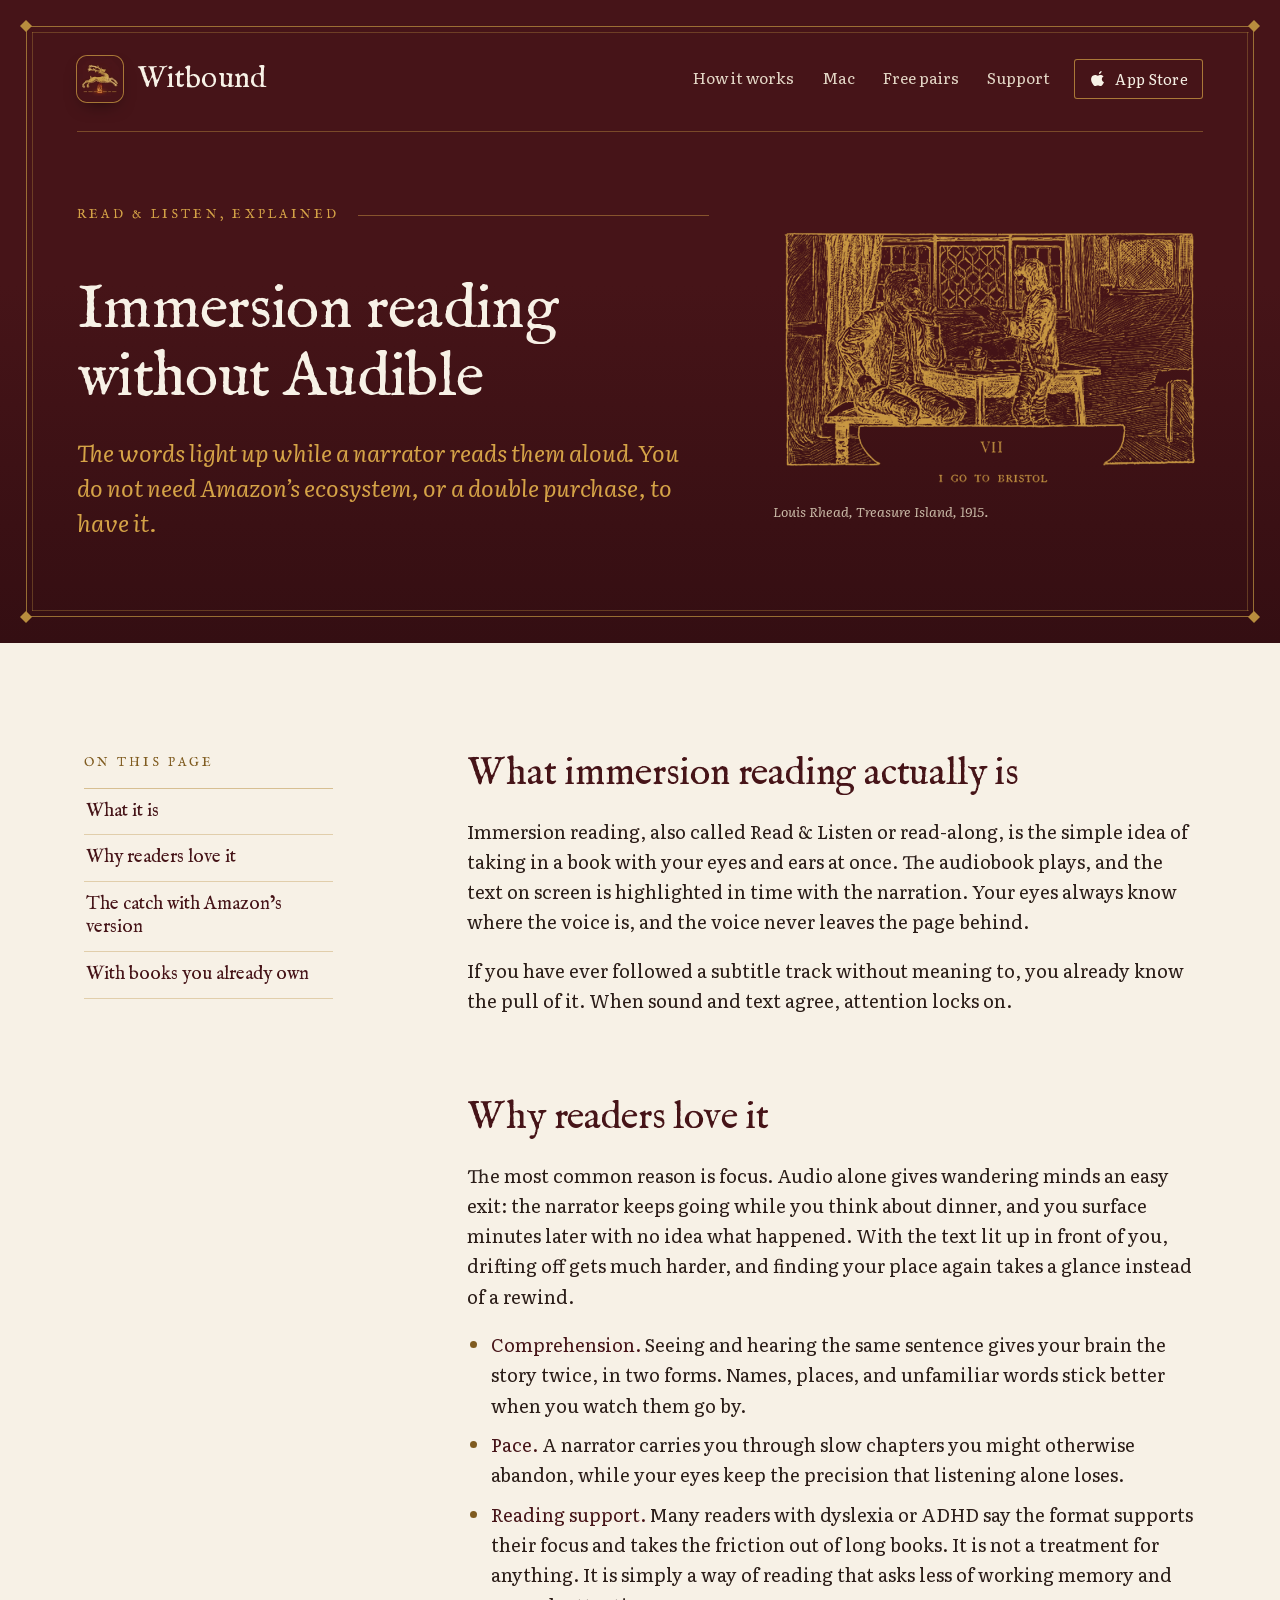
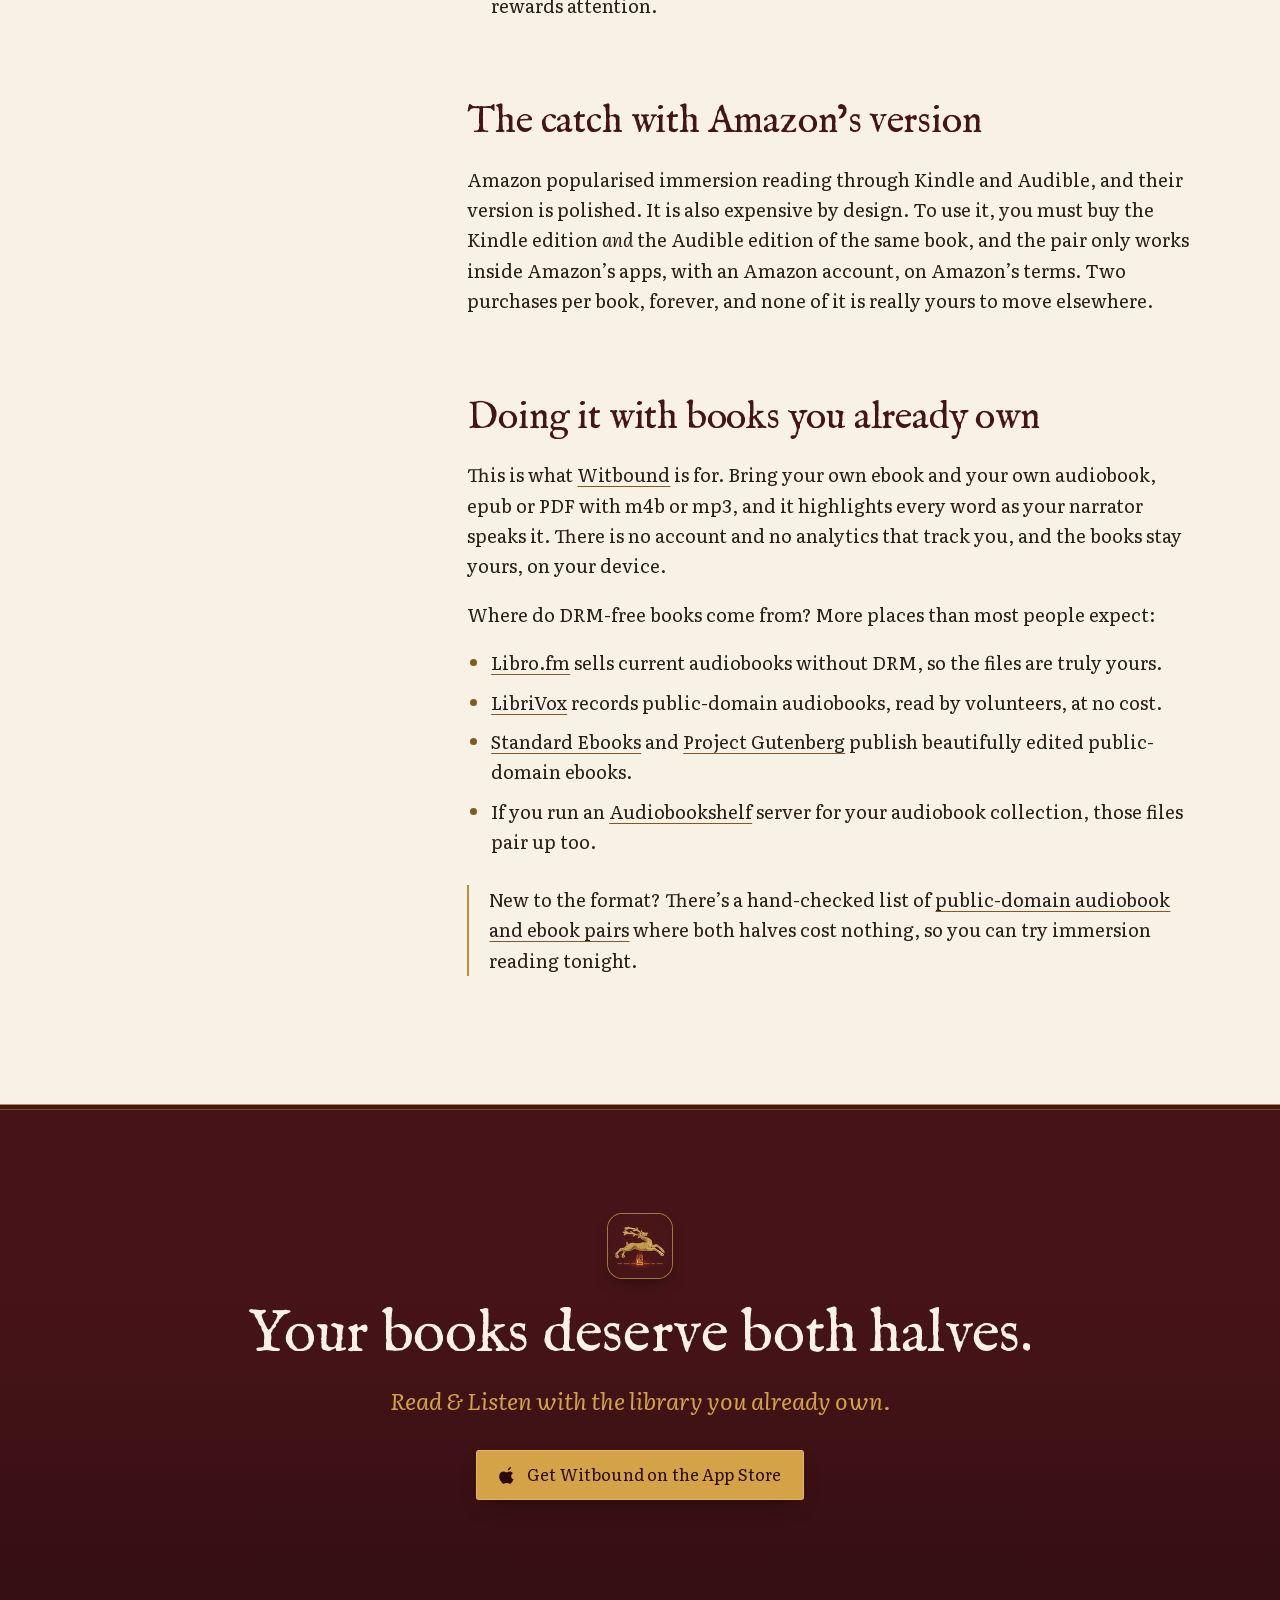
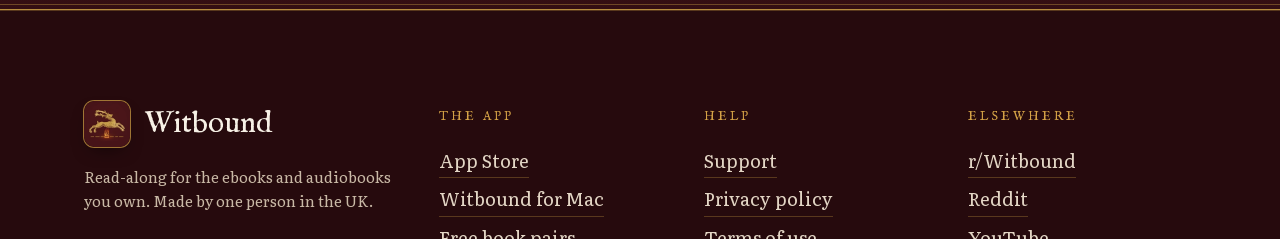
<file: compare.html>
<!doctype html>
<html lang="en">
<head>
<meta charset="utf-8">
<meta http-equiv="refresh" content="0; url=/immersion-reading.html">
<meta name="viewport" content="width=device-width, initial-scale=1">
<meta name="robots" content="noindex">
<title>Witbound</title>
<link rel="canonical" href="https://witbound.co.uk/immersion-reading.html">
<link rel="stylesheet" href="assets/css/site.css">
</head>
<body><main class="wb-page-head"><p class="wb-lede"><a href="/immersion-reading.html">Immersion reading with Witbound</a></p></main></body>
</html>
</file>
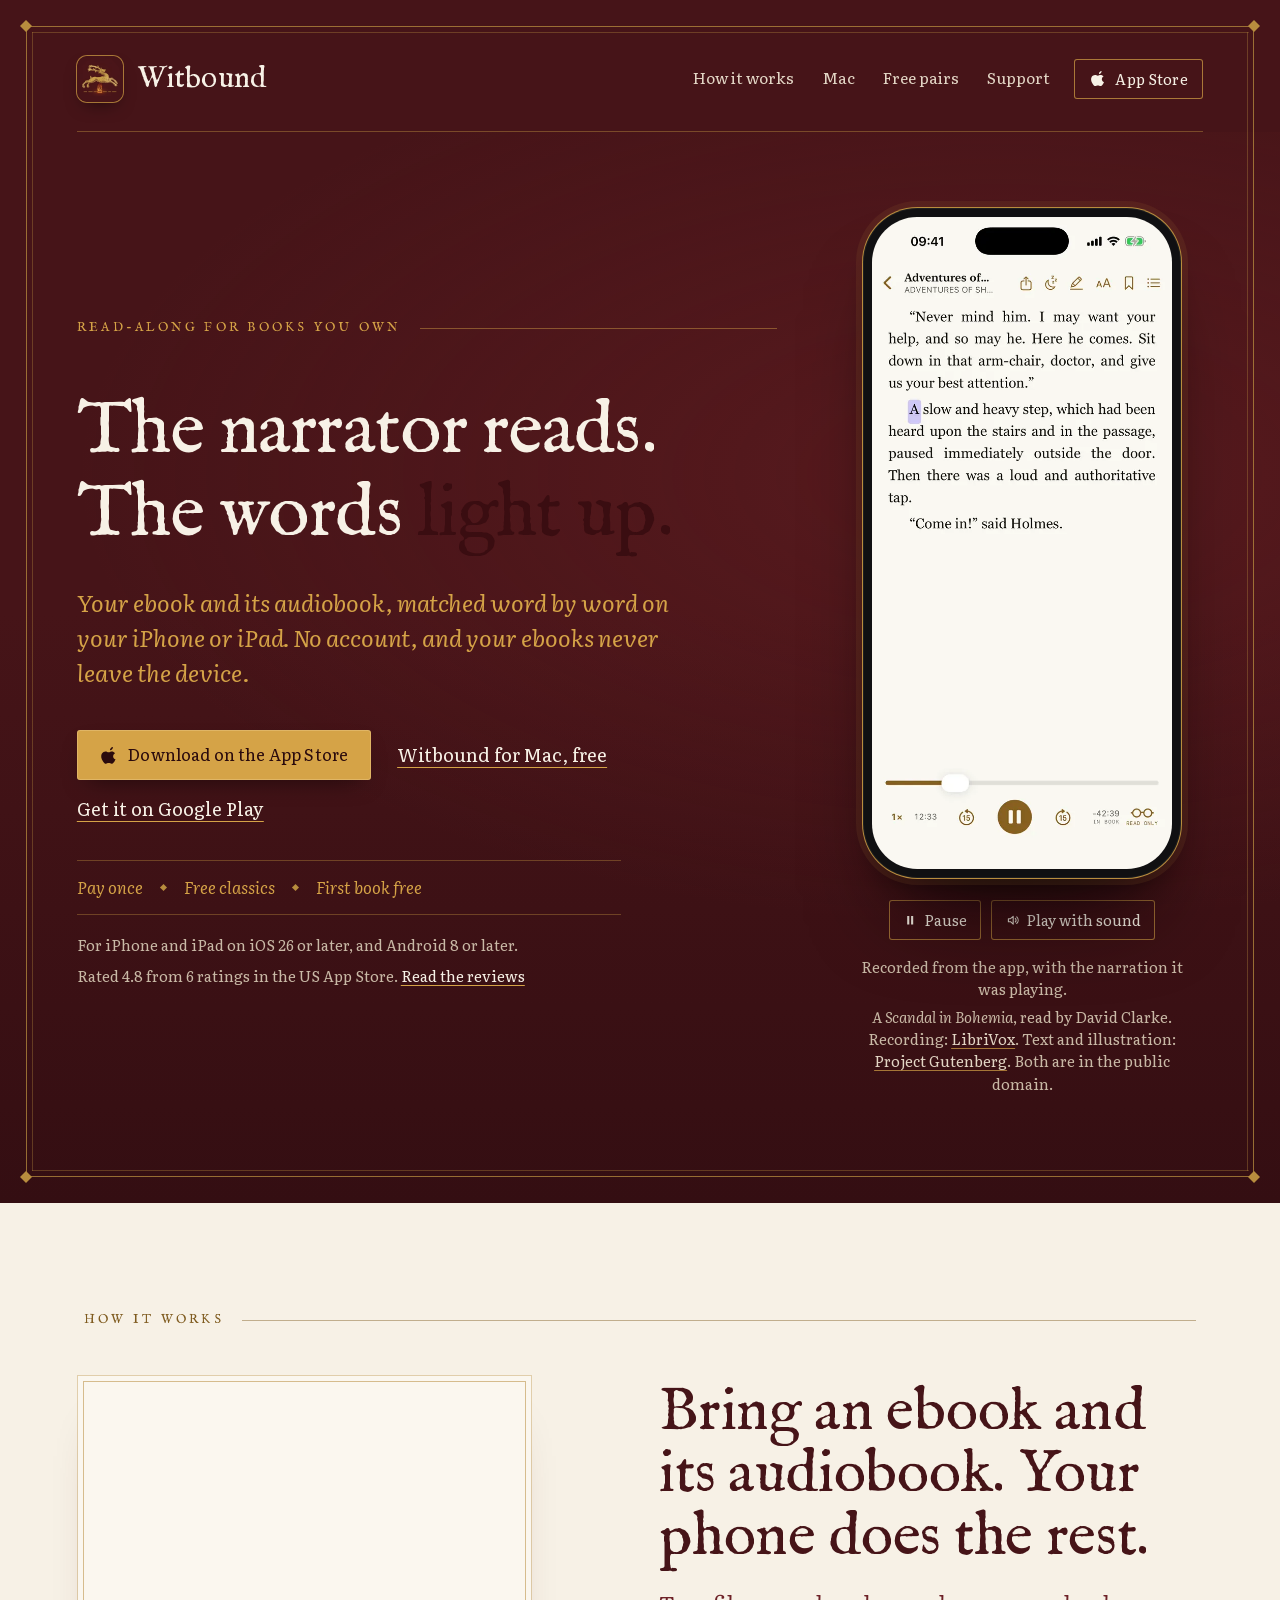
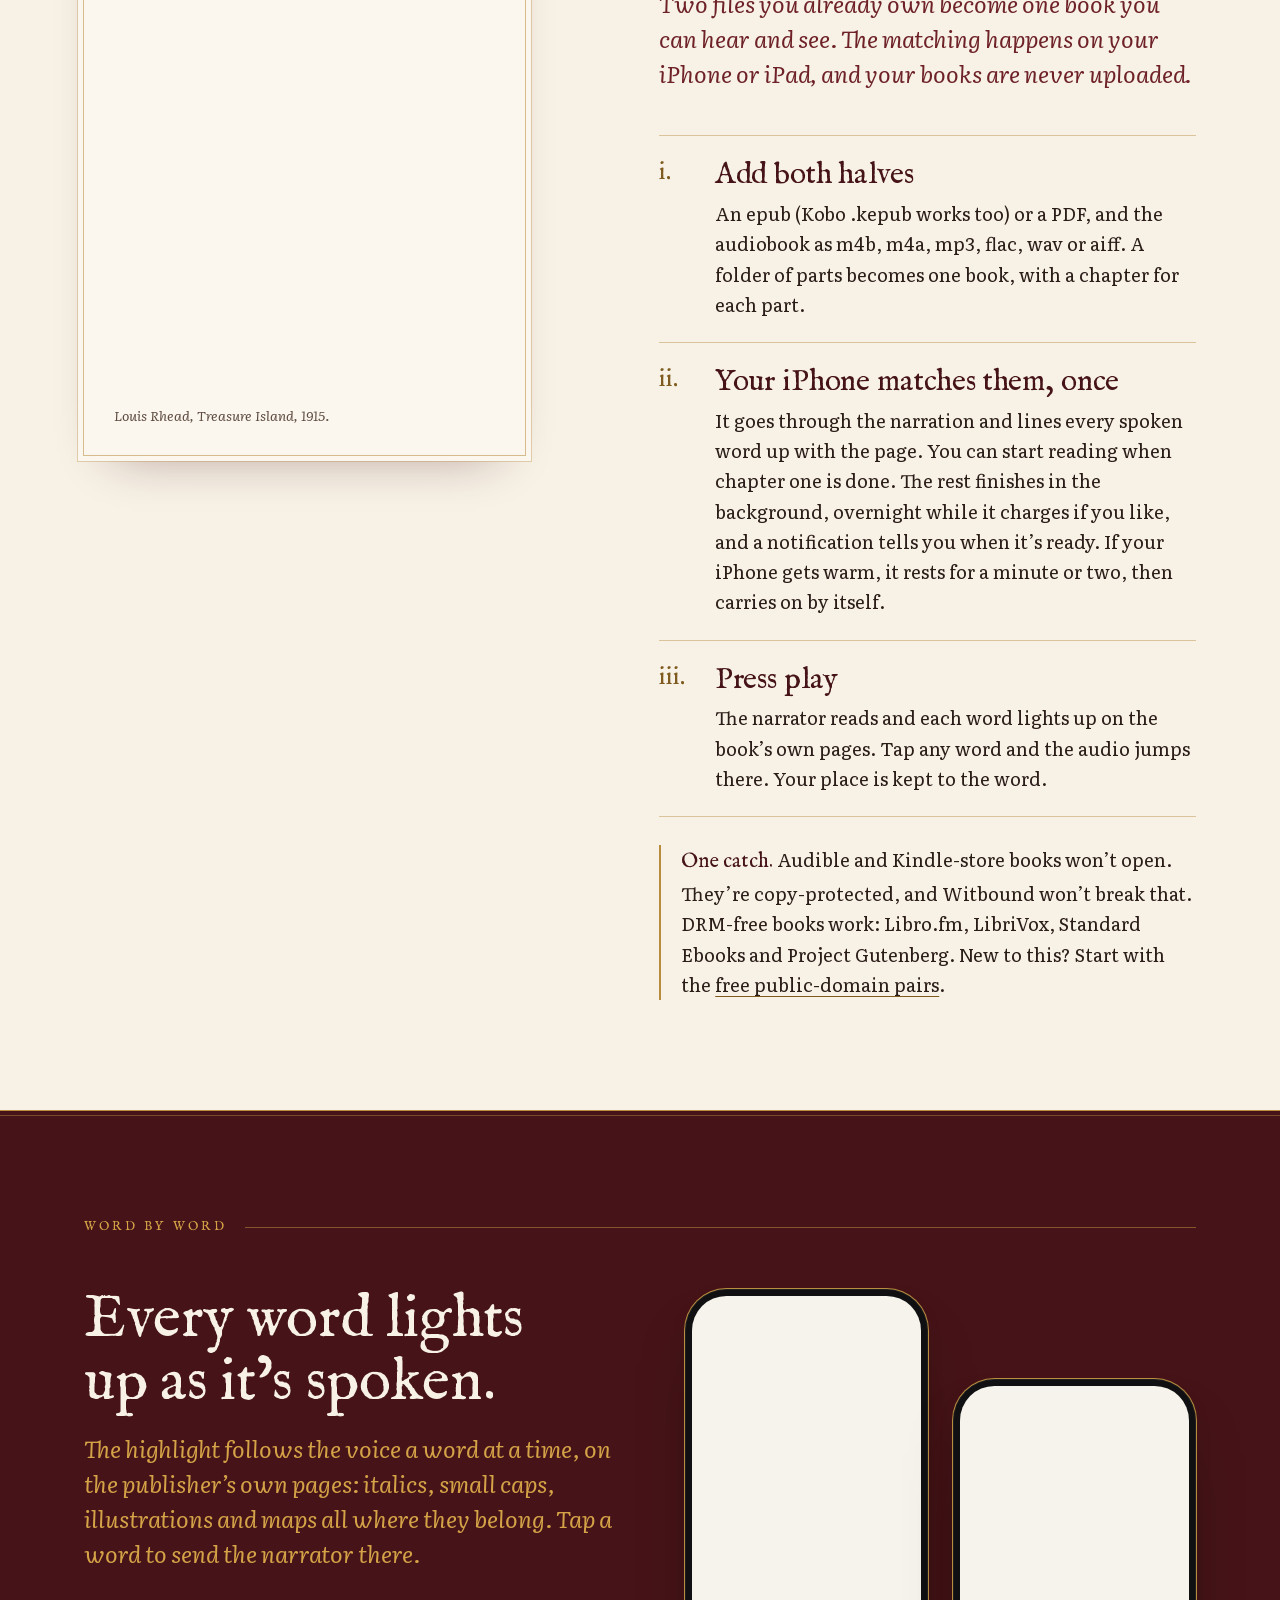
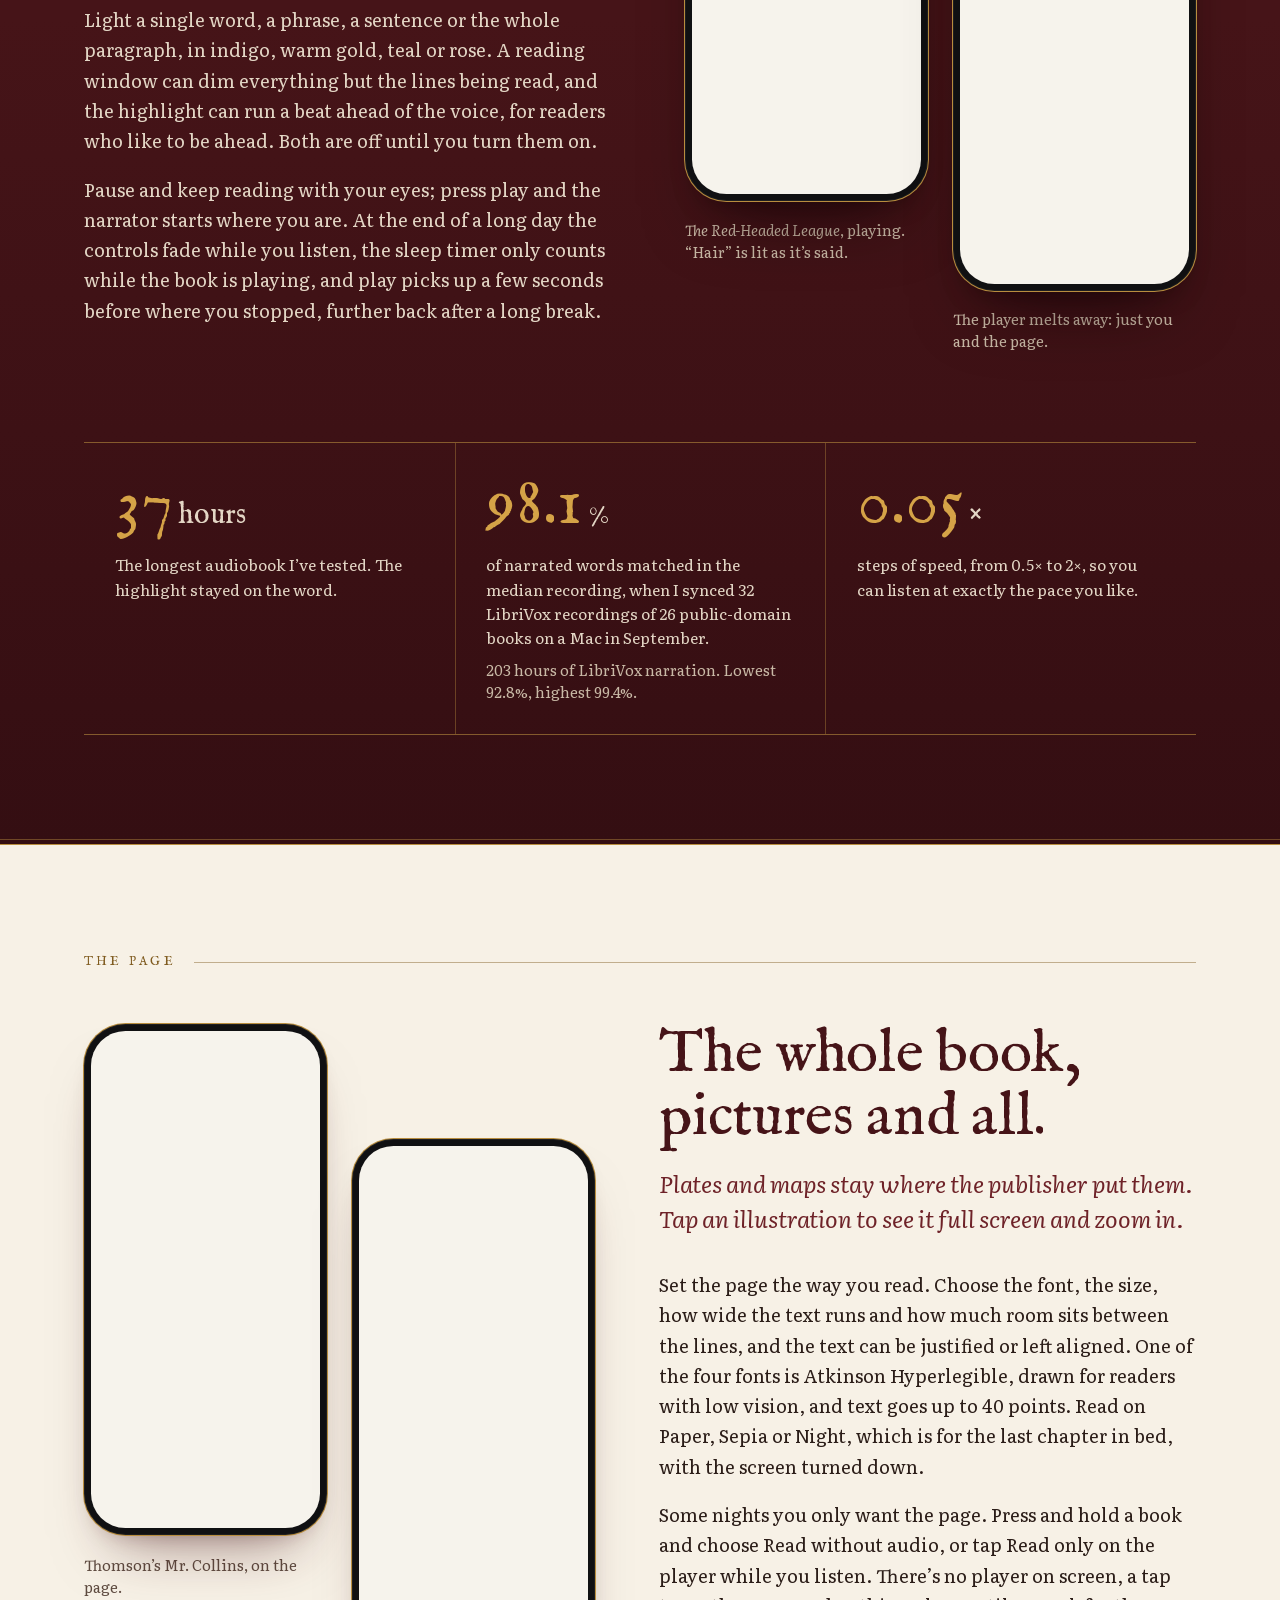
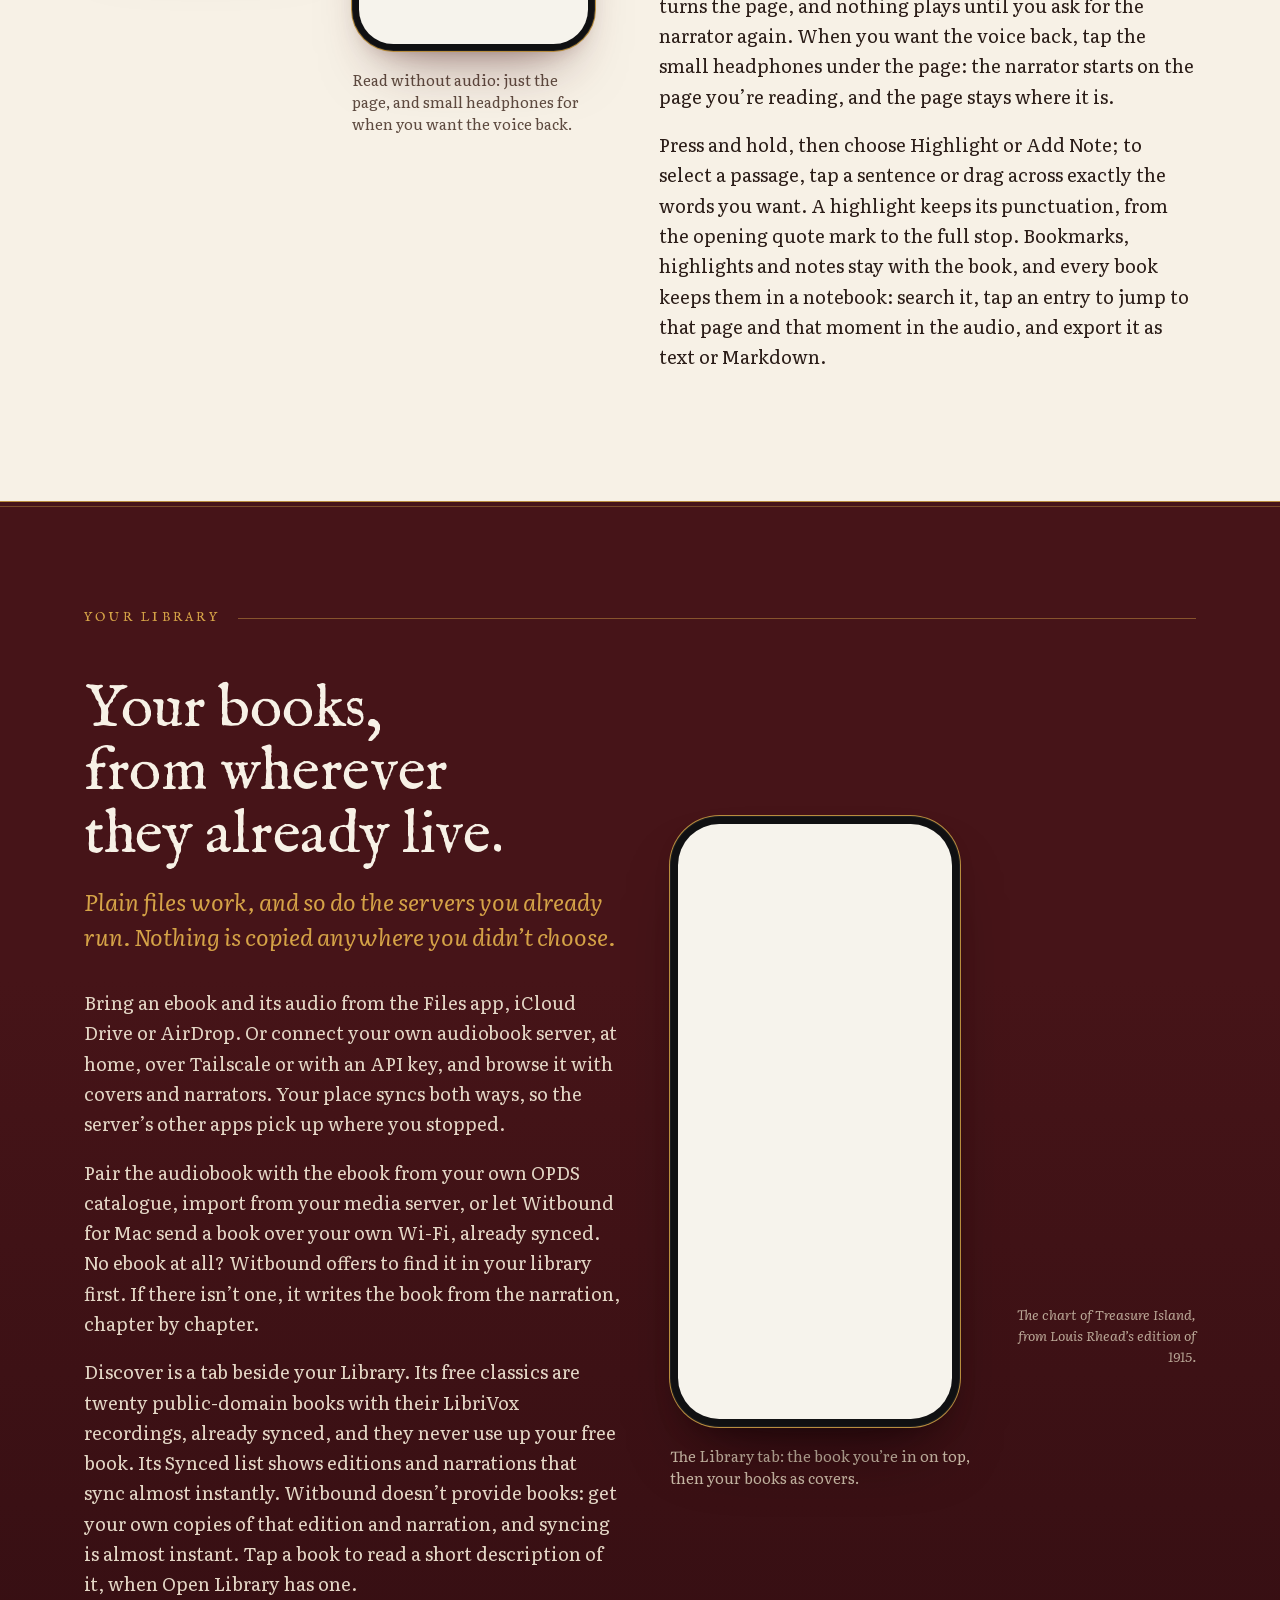
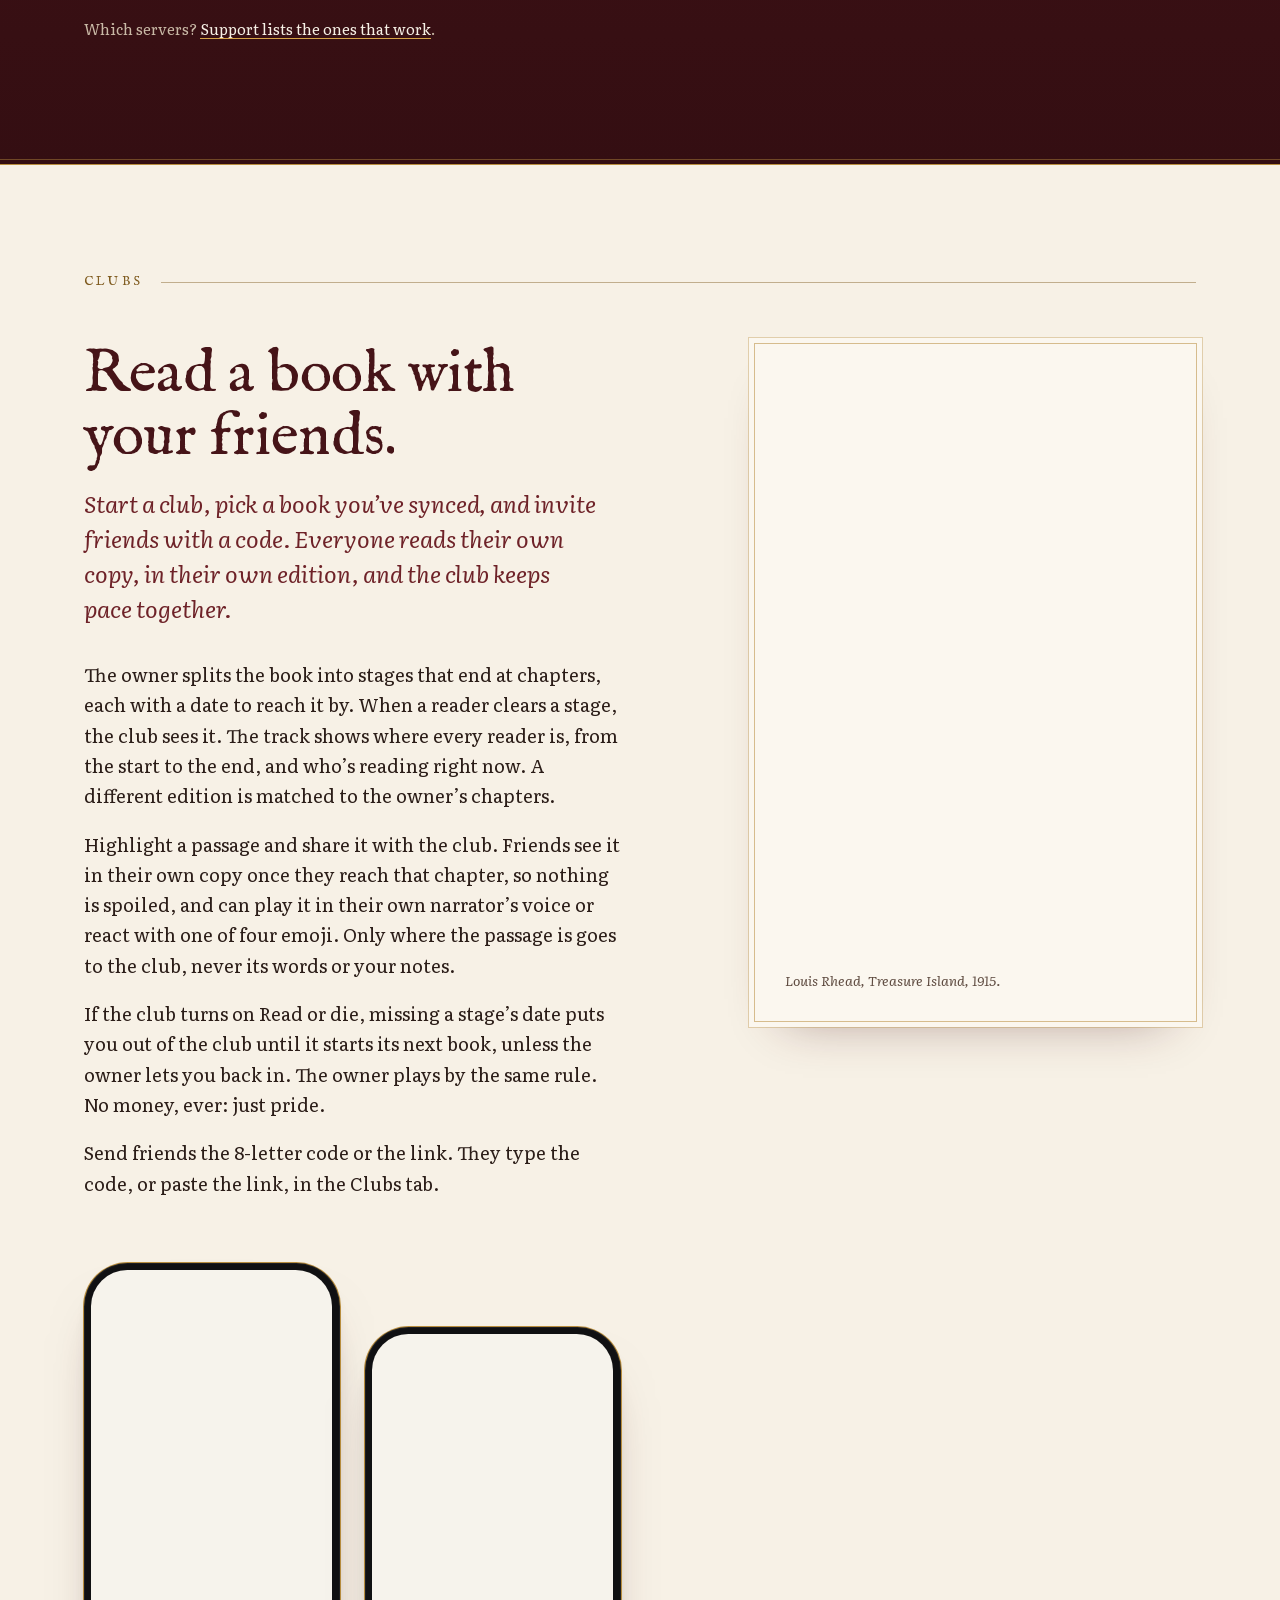
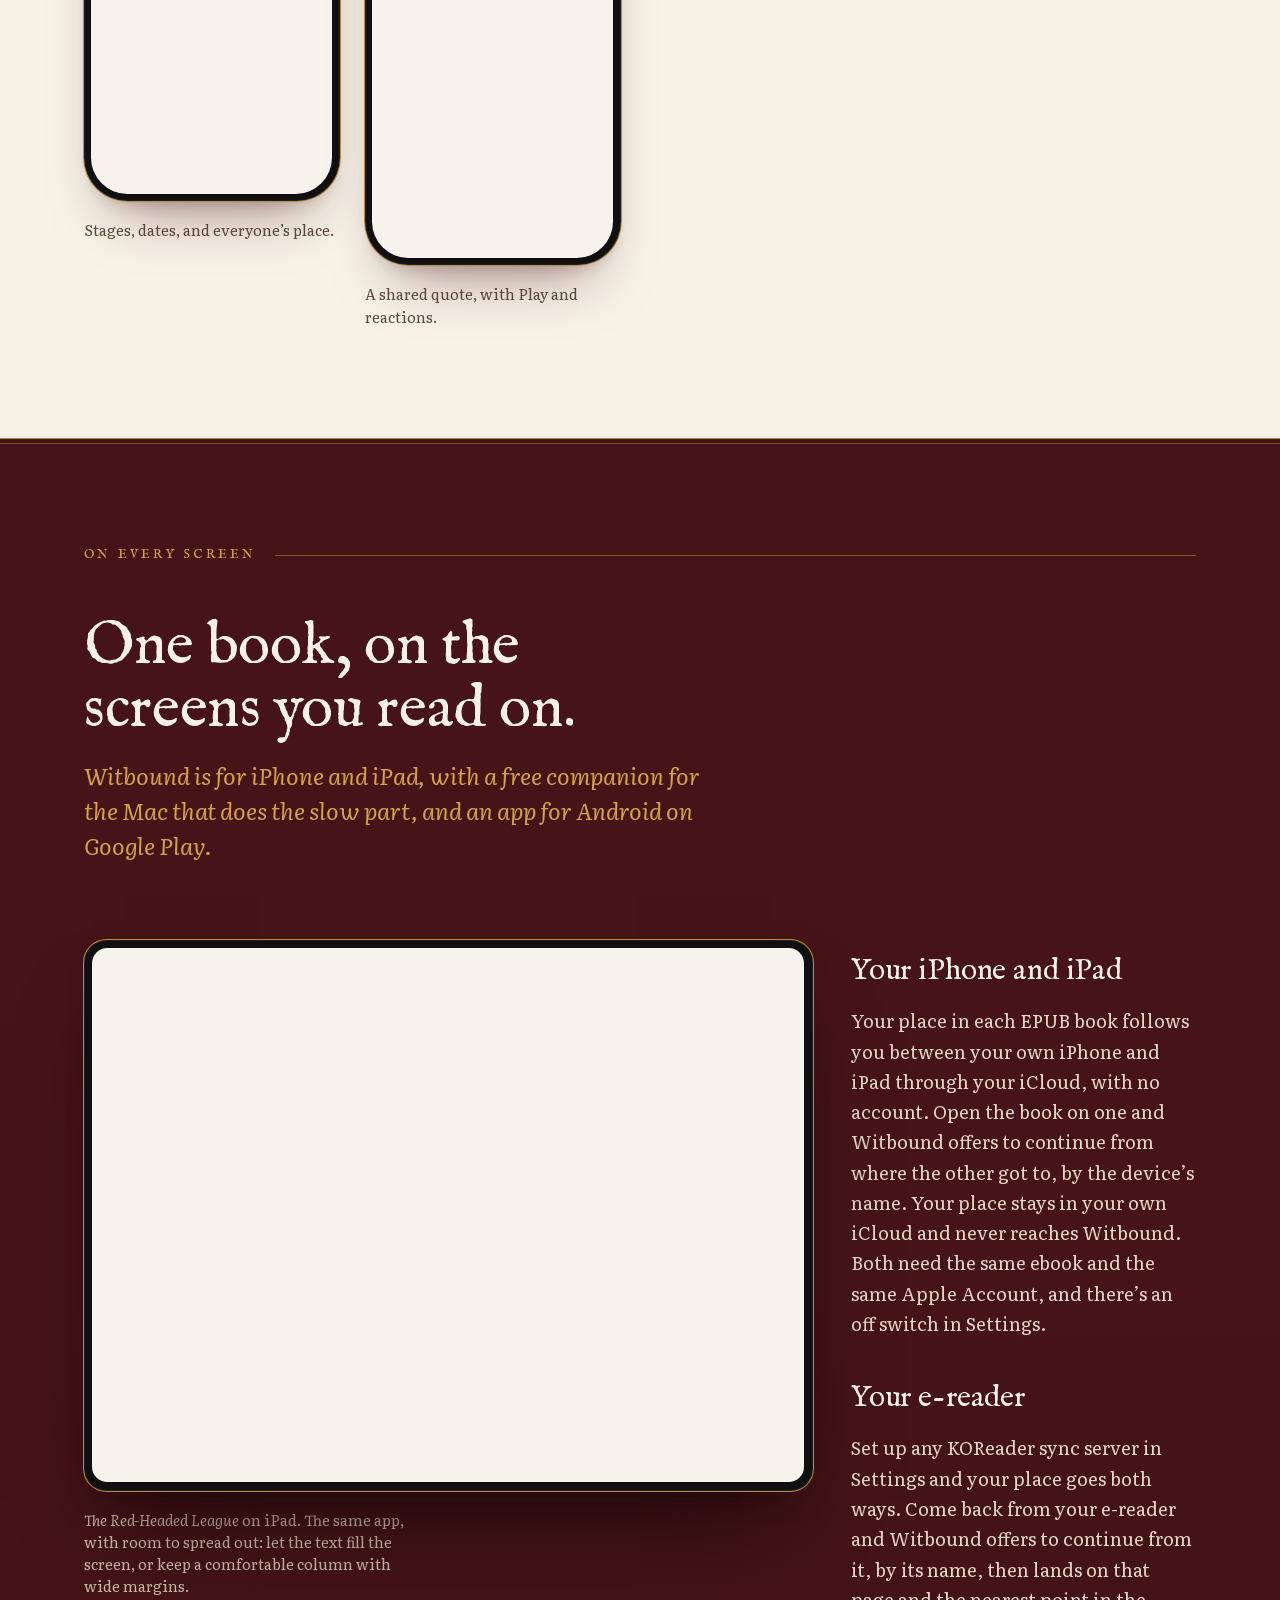
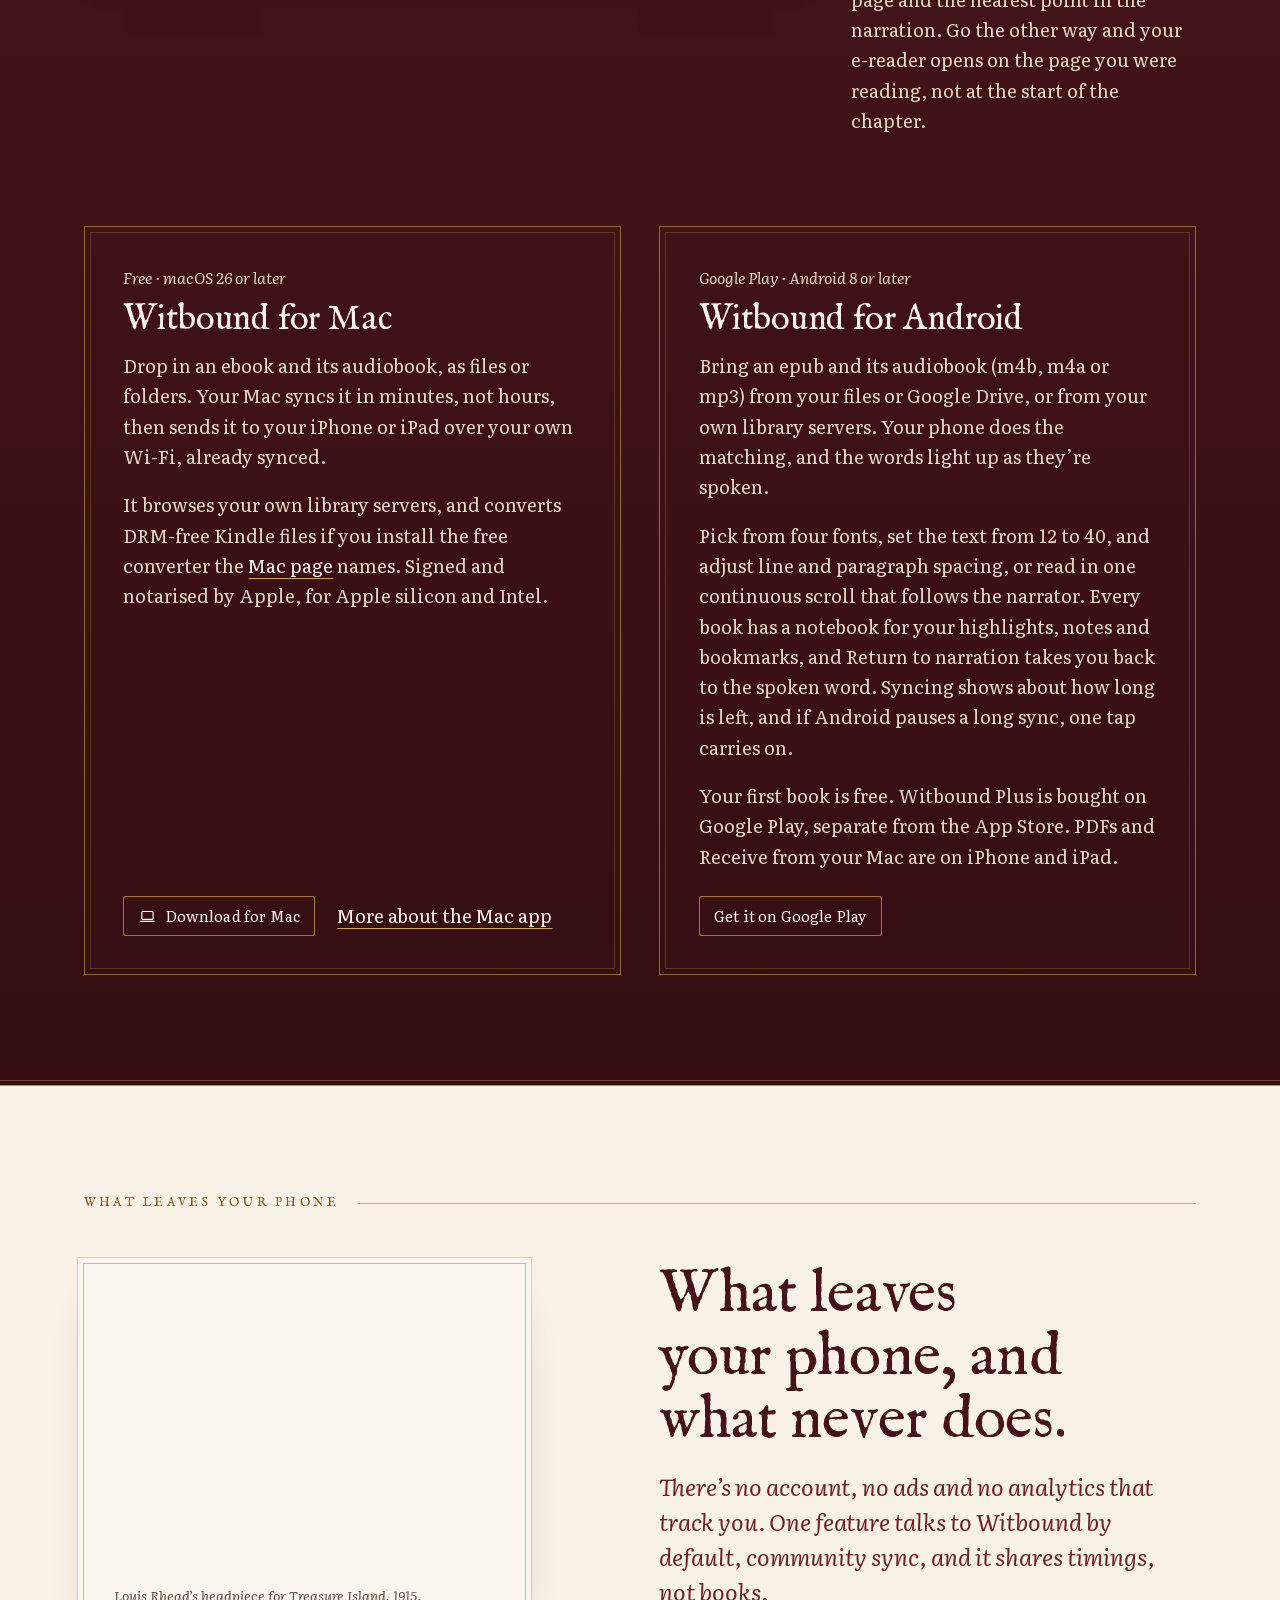
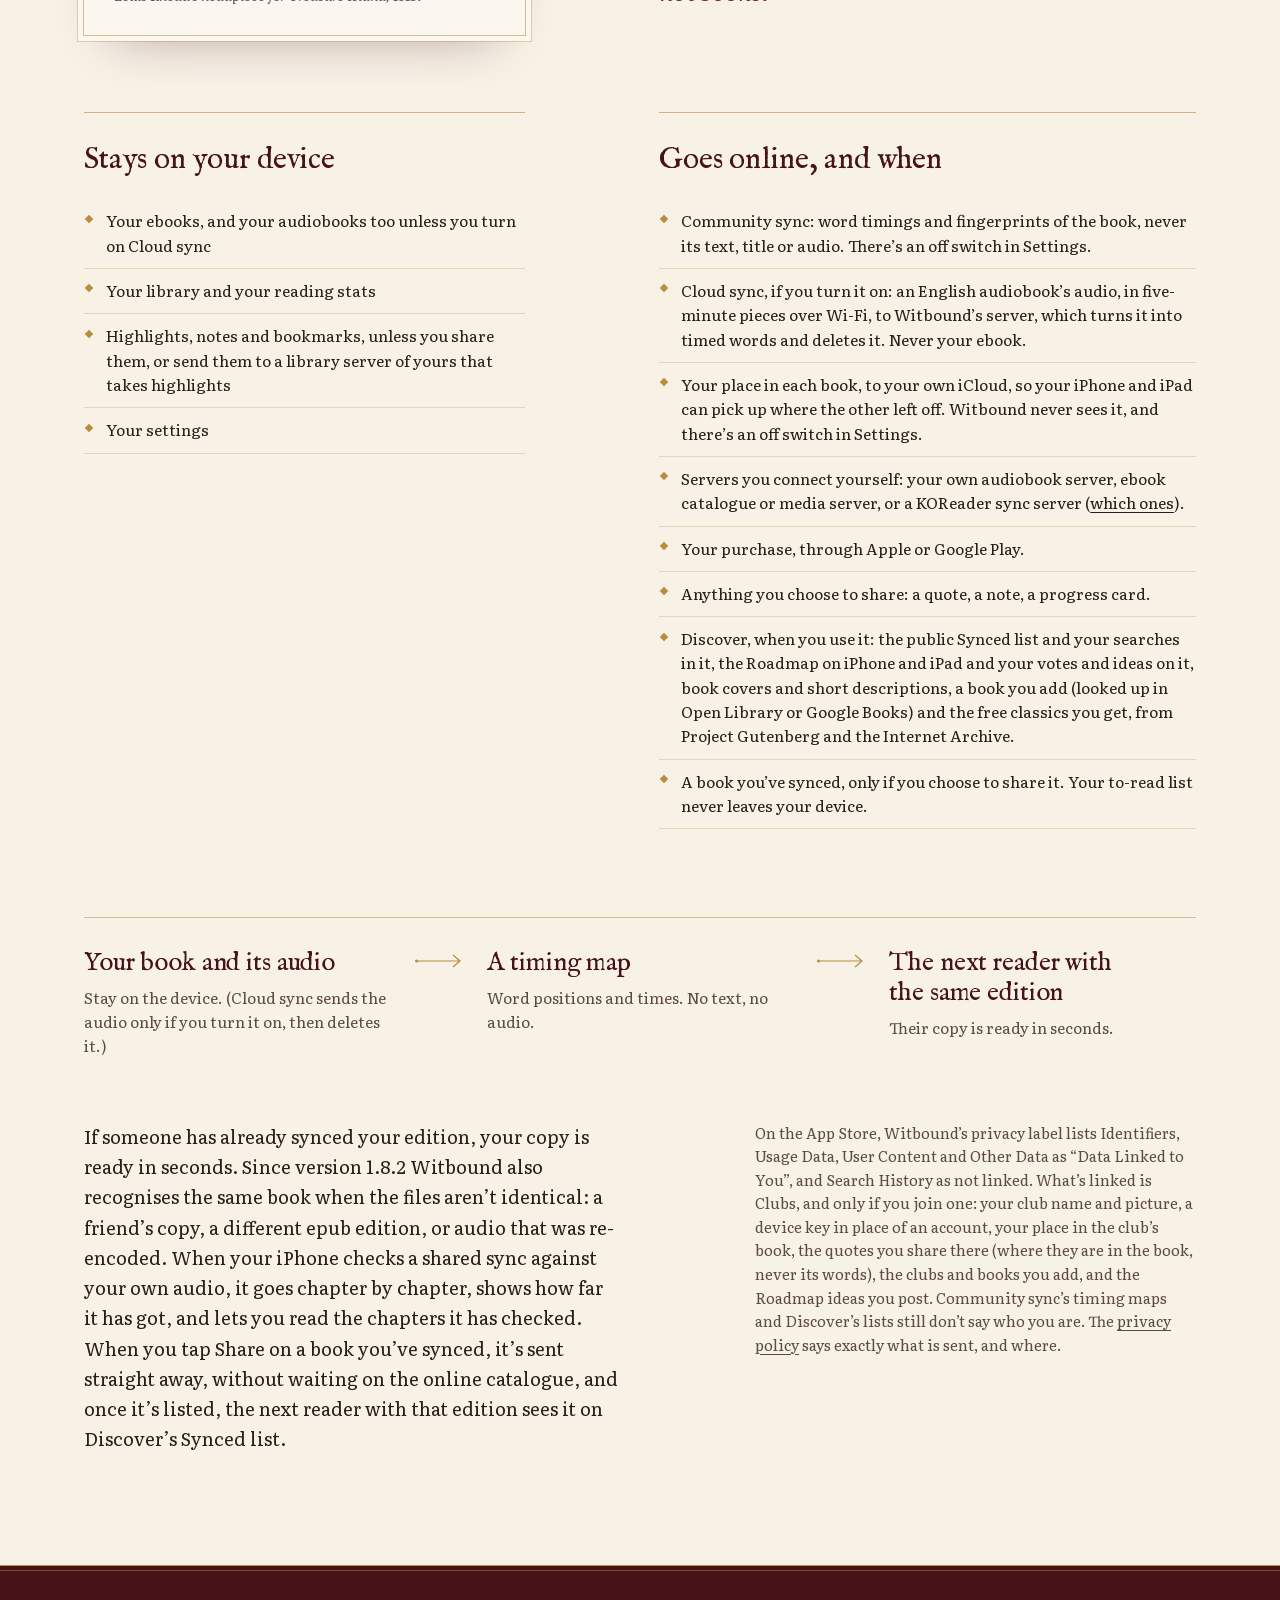
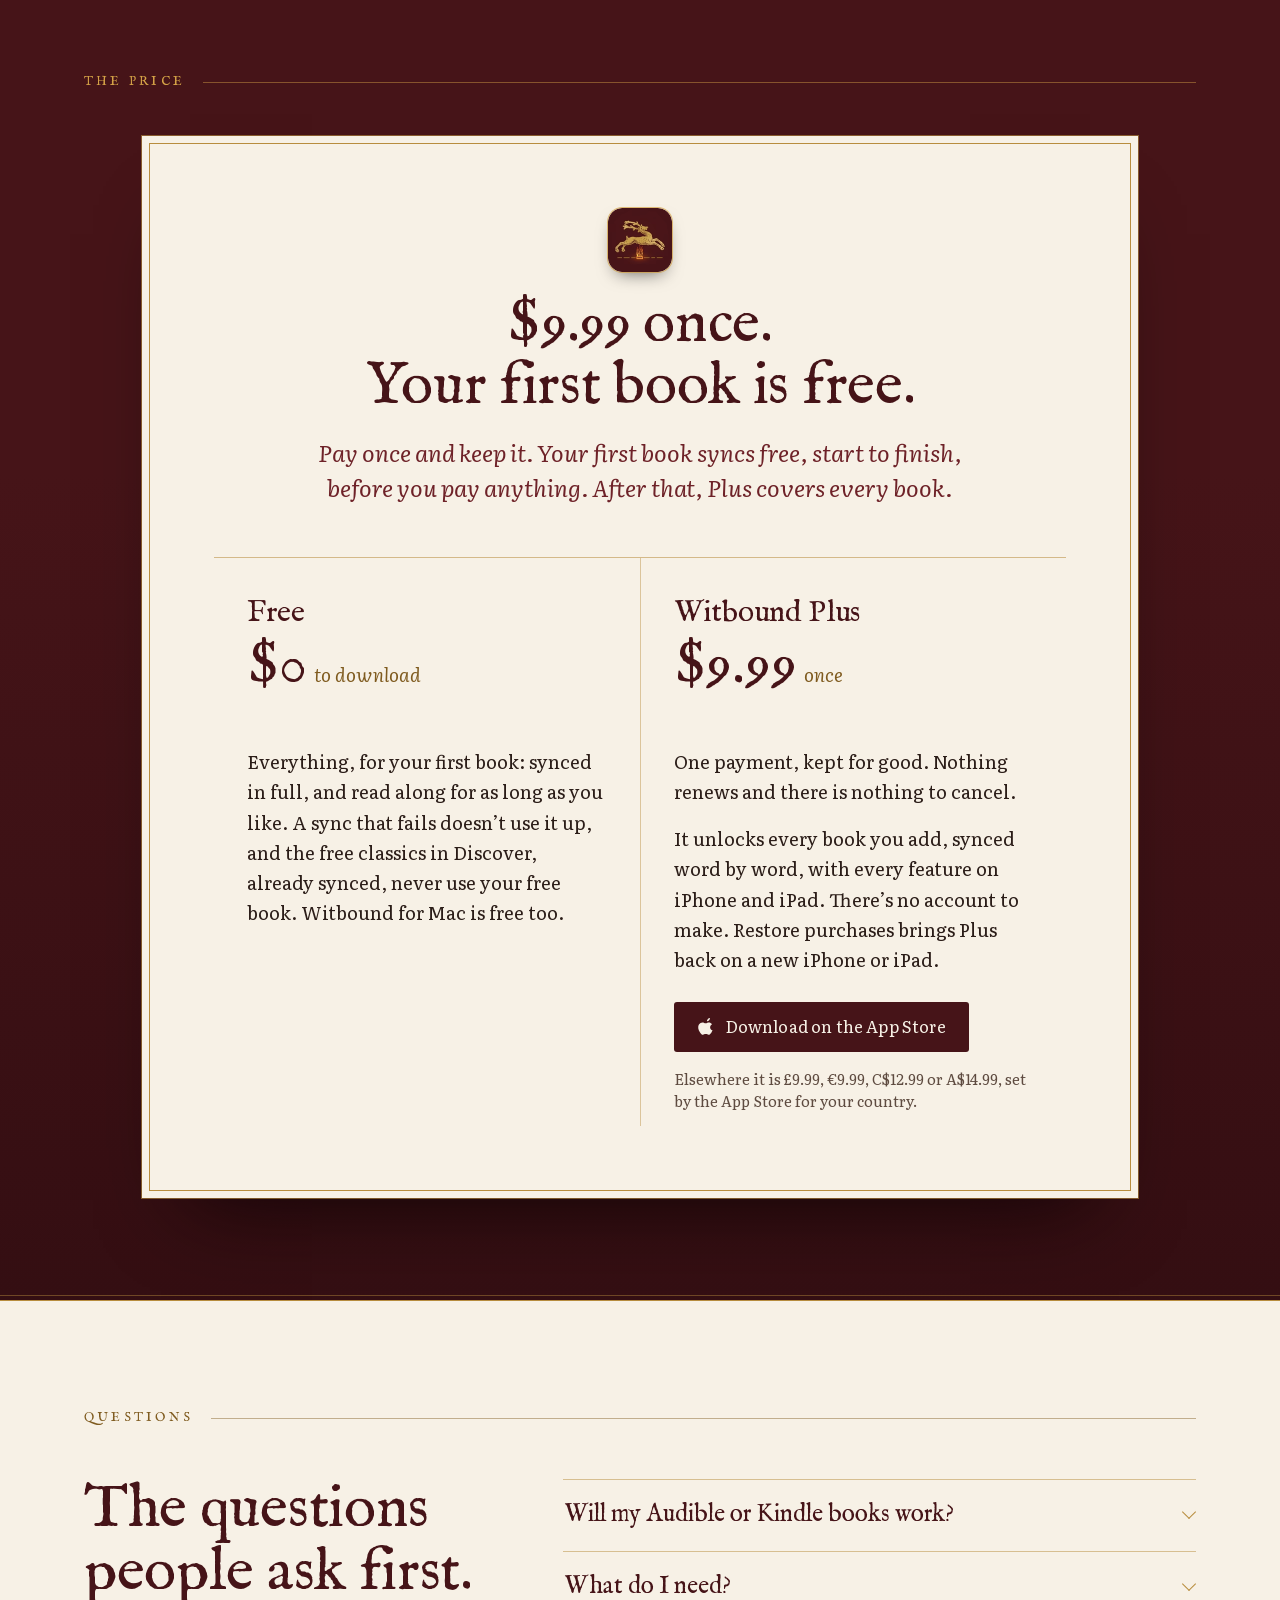
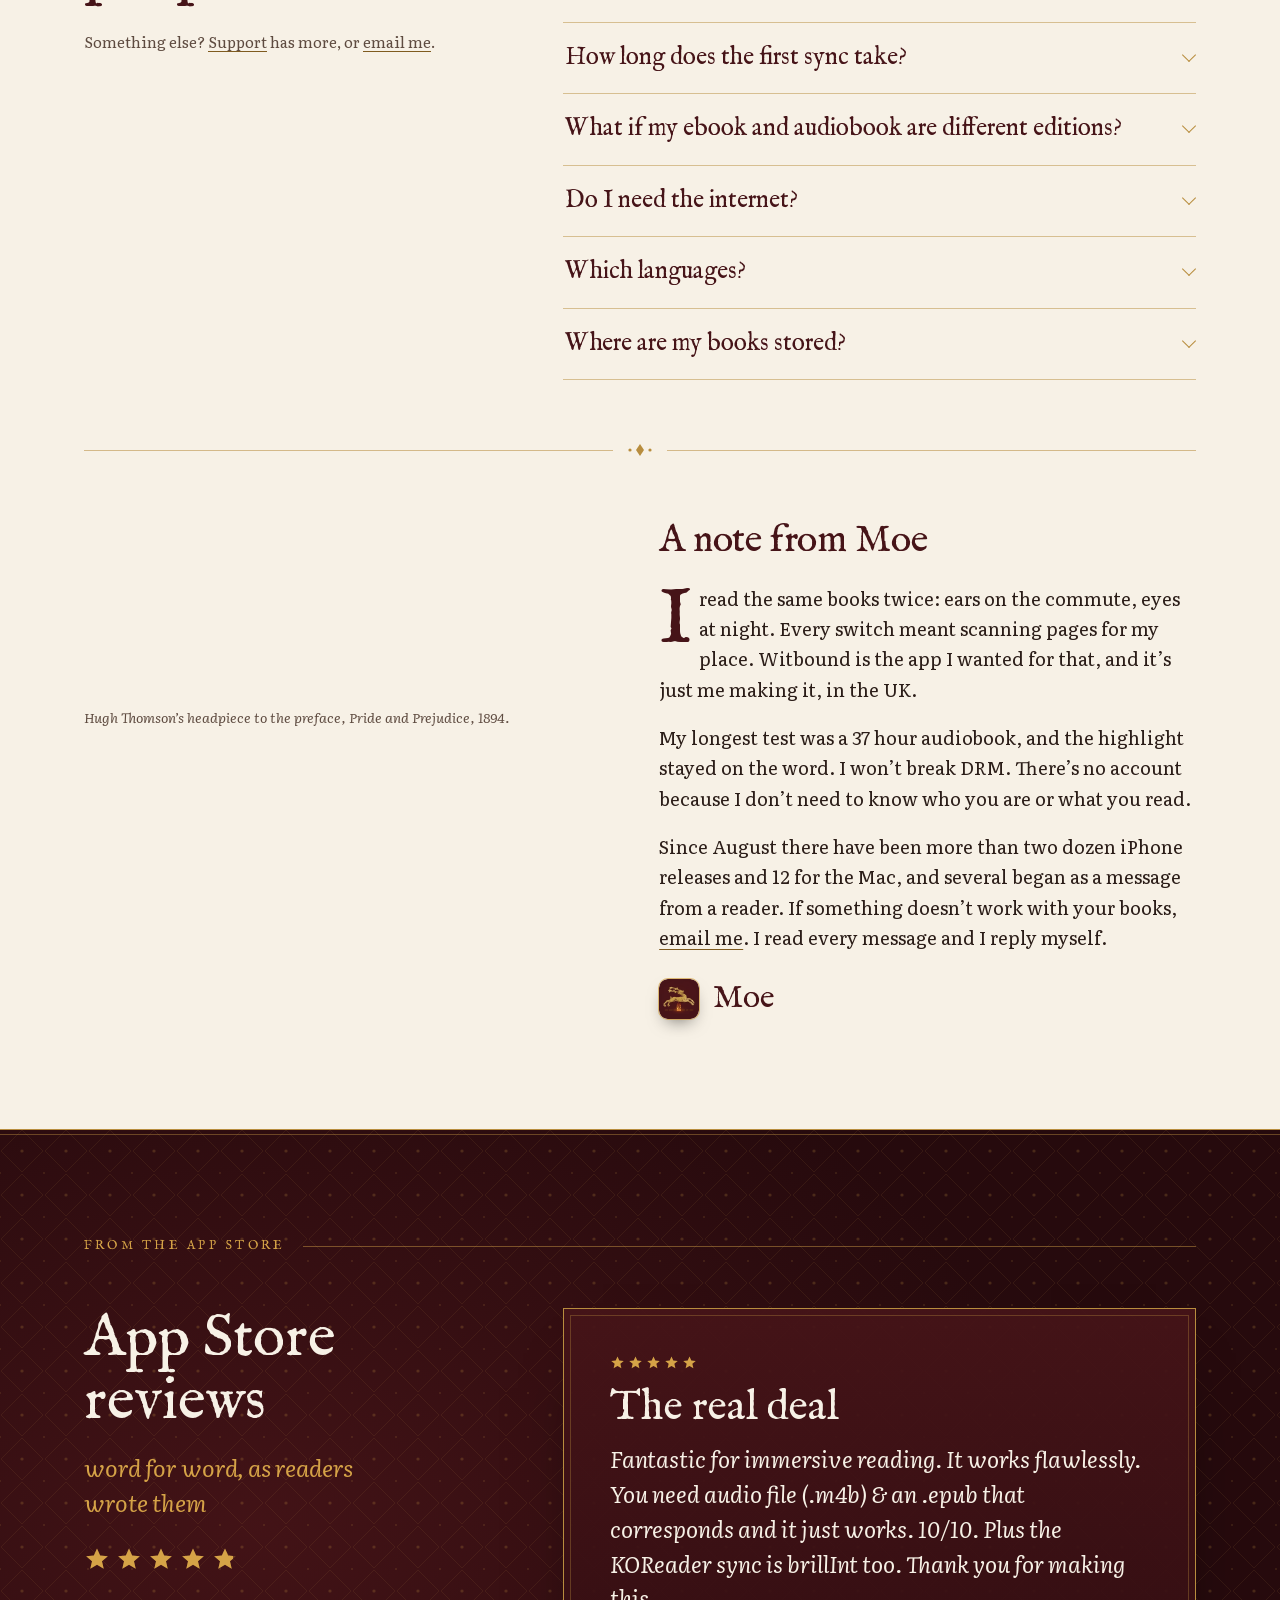
<file: features.html>
<!doctype html>
<html lang="en">
<head>
<meta charset="utf-8">
<meta http-equiv="refresh" content="0; url=/">
<meta name="viewport" content="width=device-width, initial-scale=1">
<meta name="robots" content="noindex">
<title>Witbound</title>
<link rel="canonical" href="https://witbound.co.uk/">
<link rel="stylesheet" href="assets/css/site.css">
</head>
<body><main class="wb-page-head"><p class="wb-lede"><a href="/">Witbound</a></p></main></body>
</html>
</file>
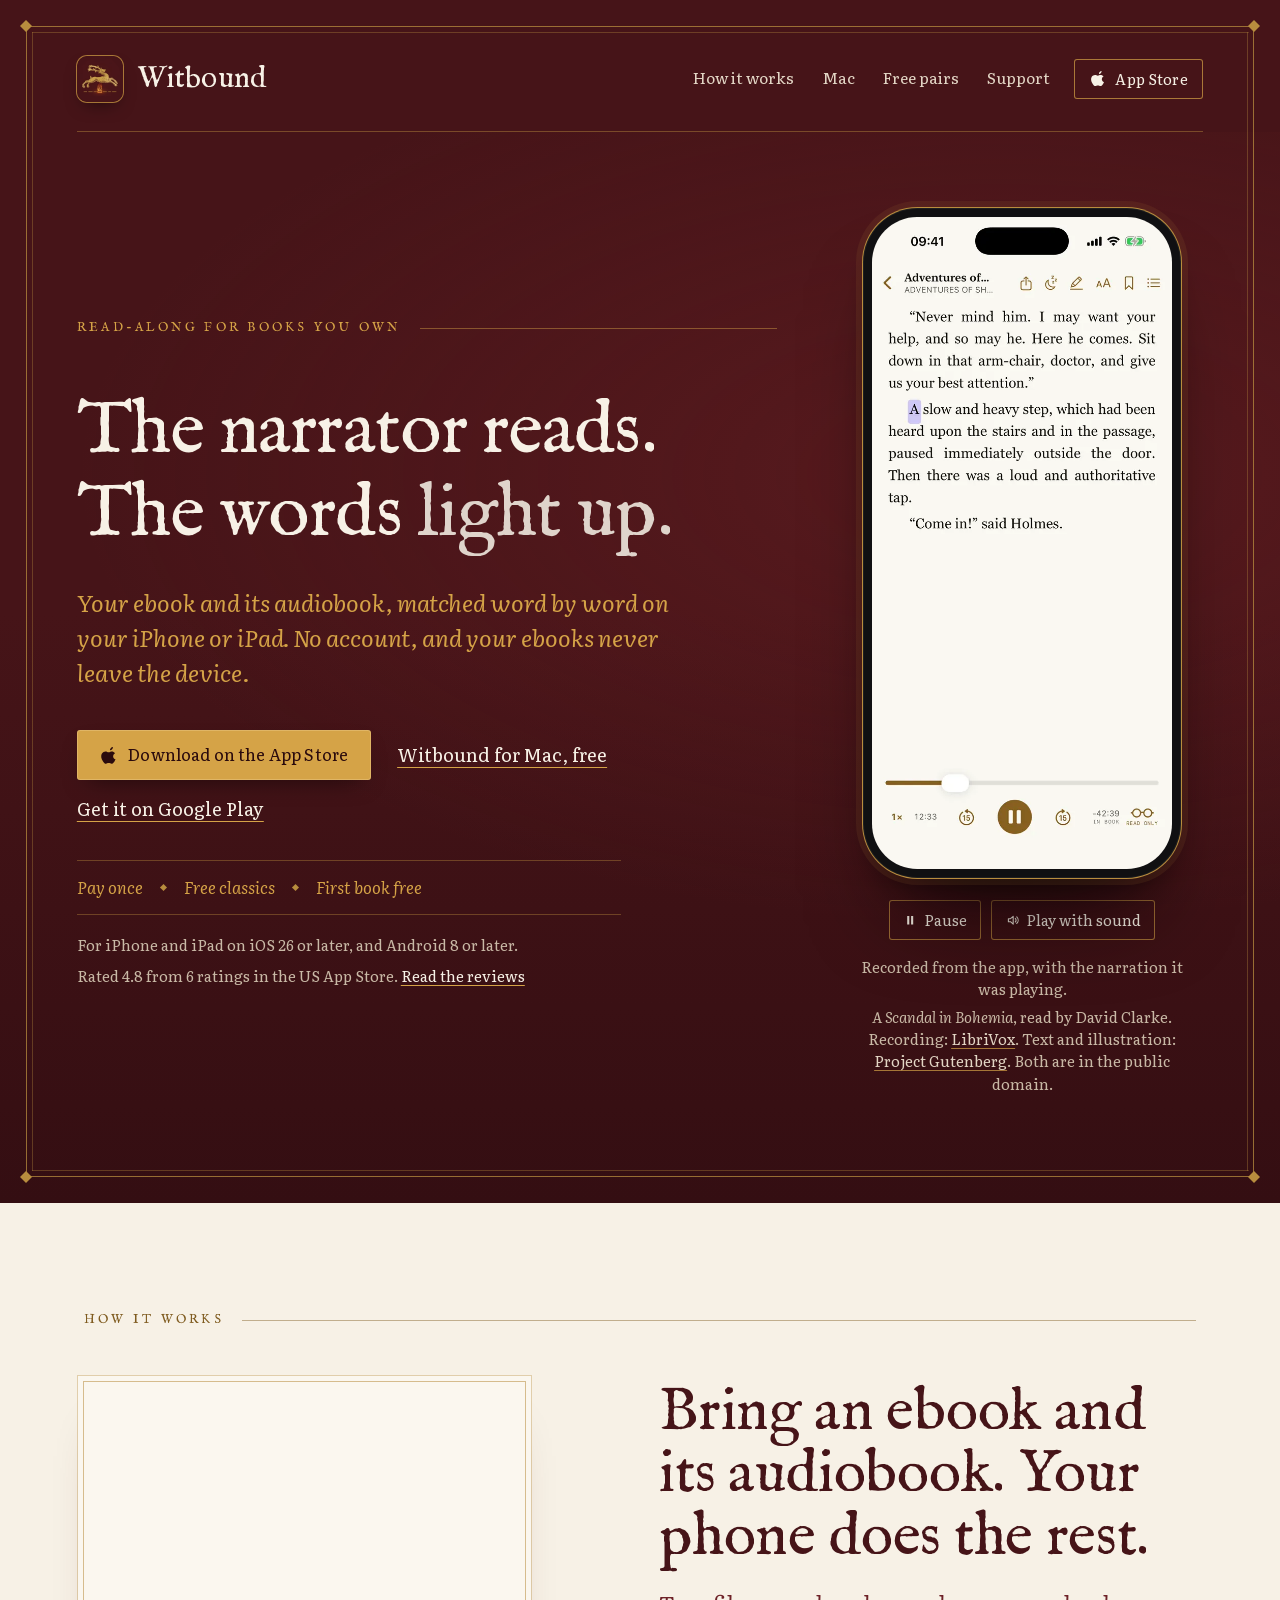
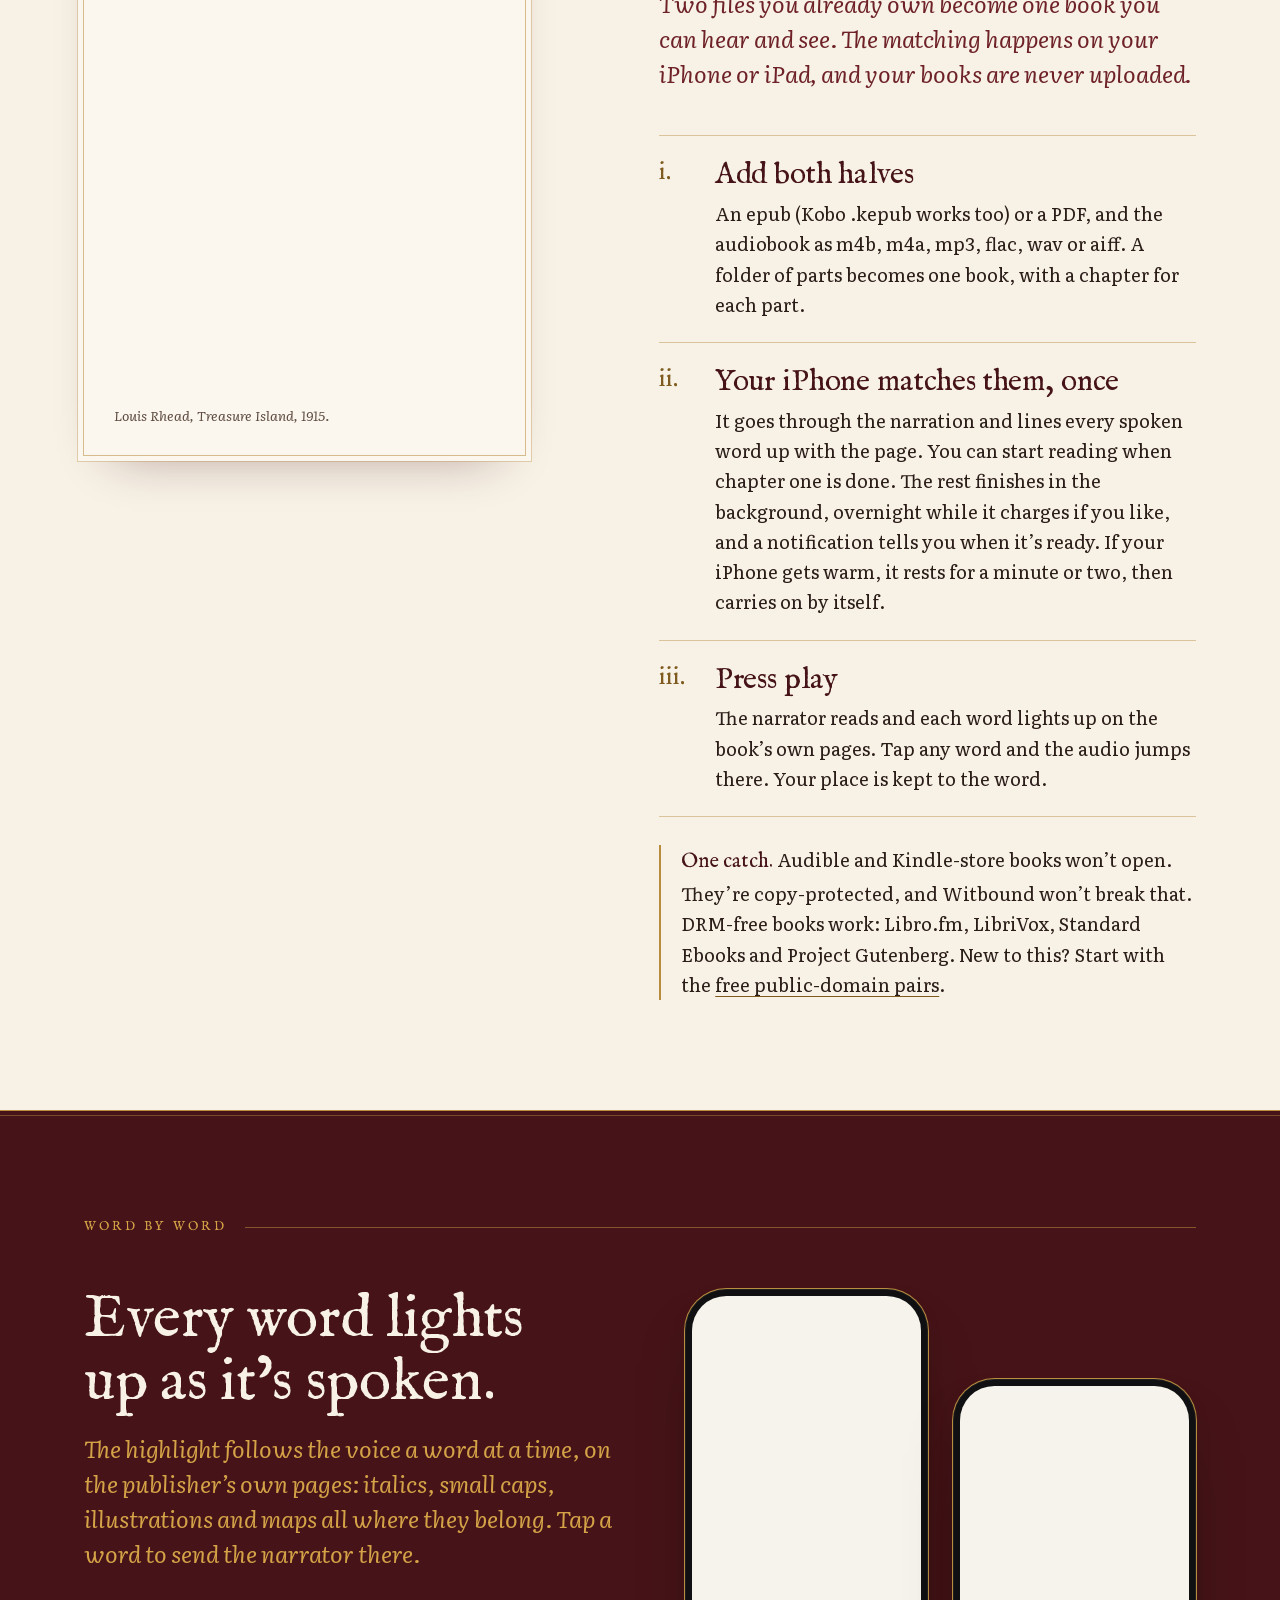
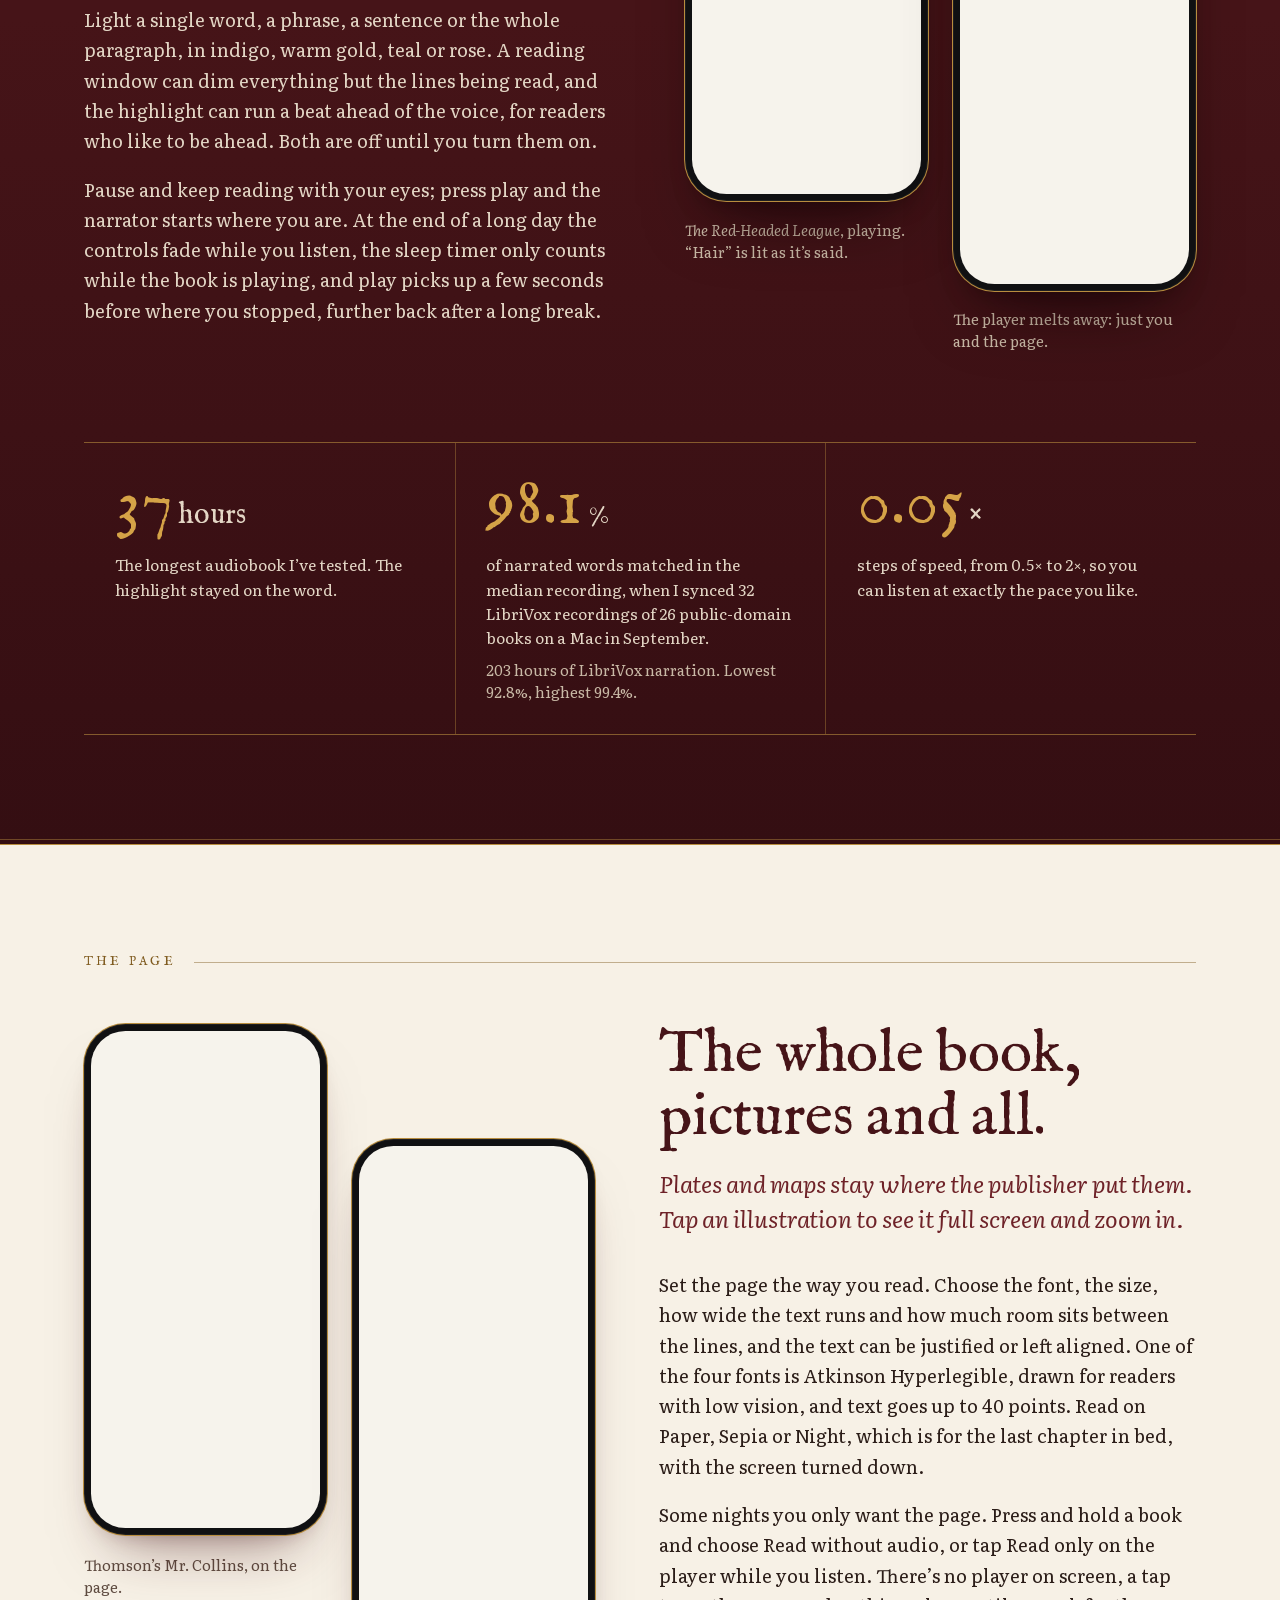
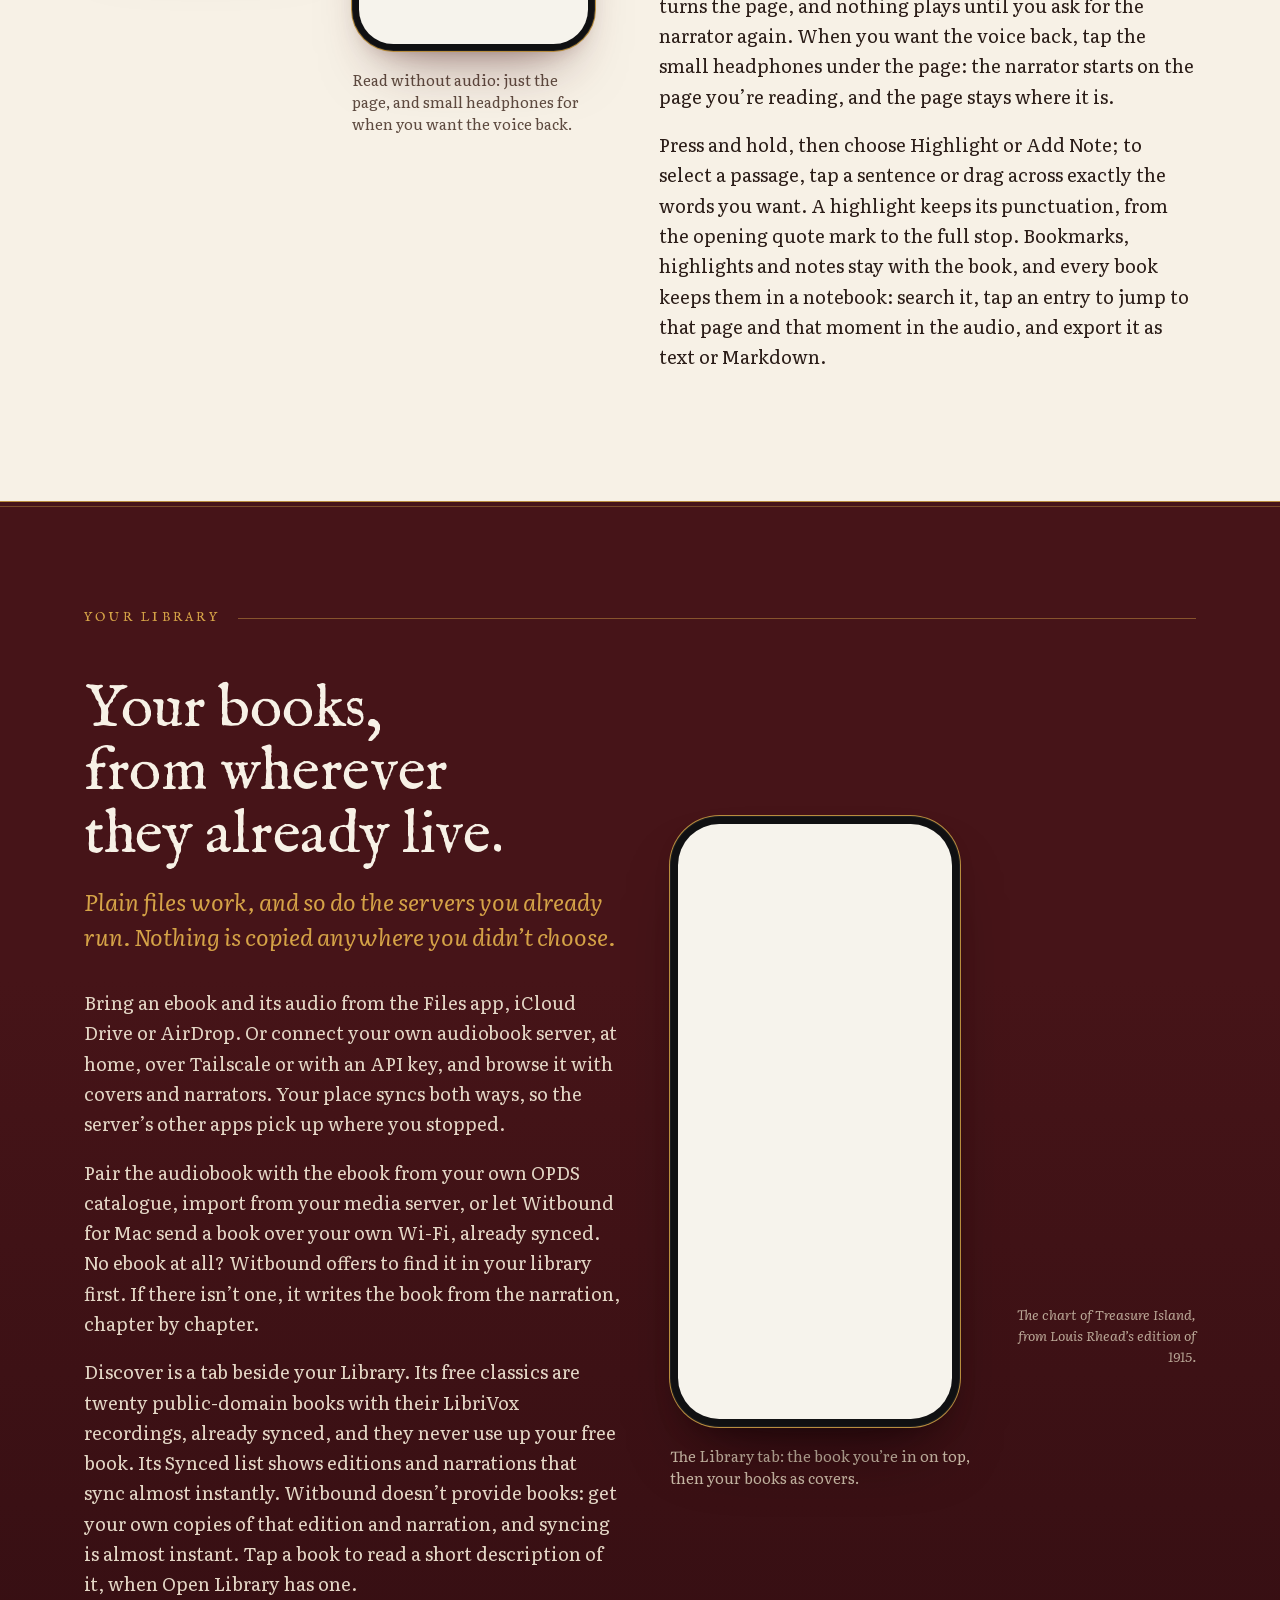
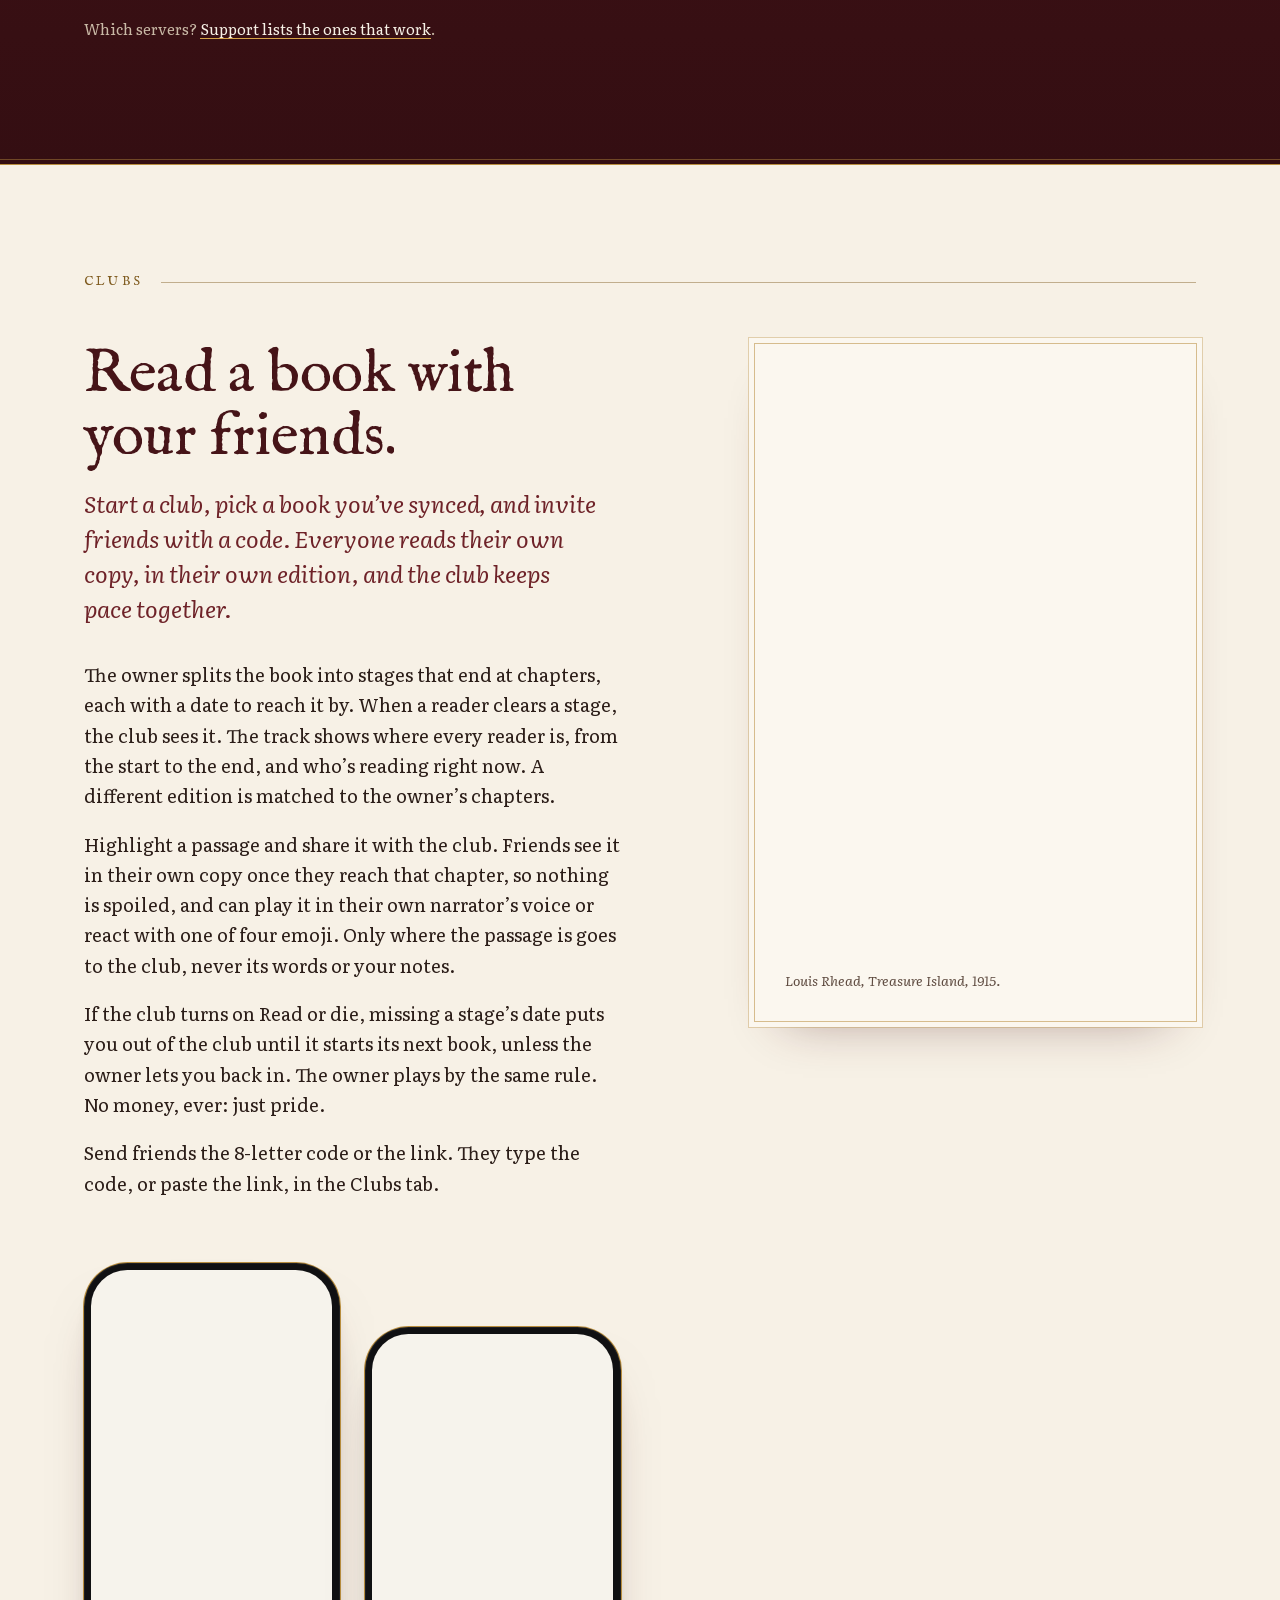
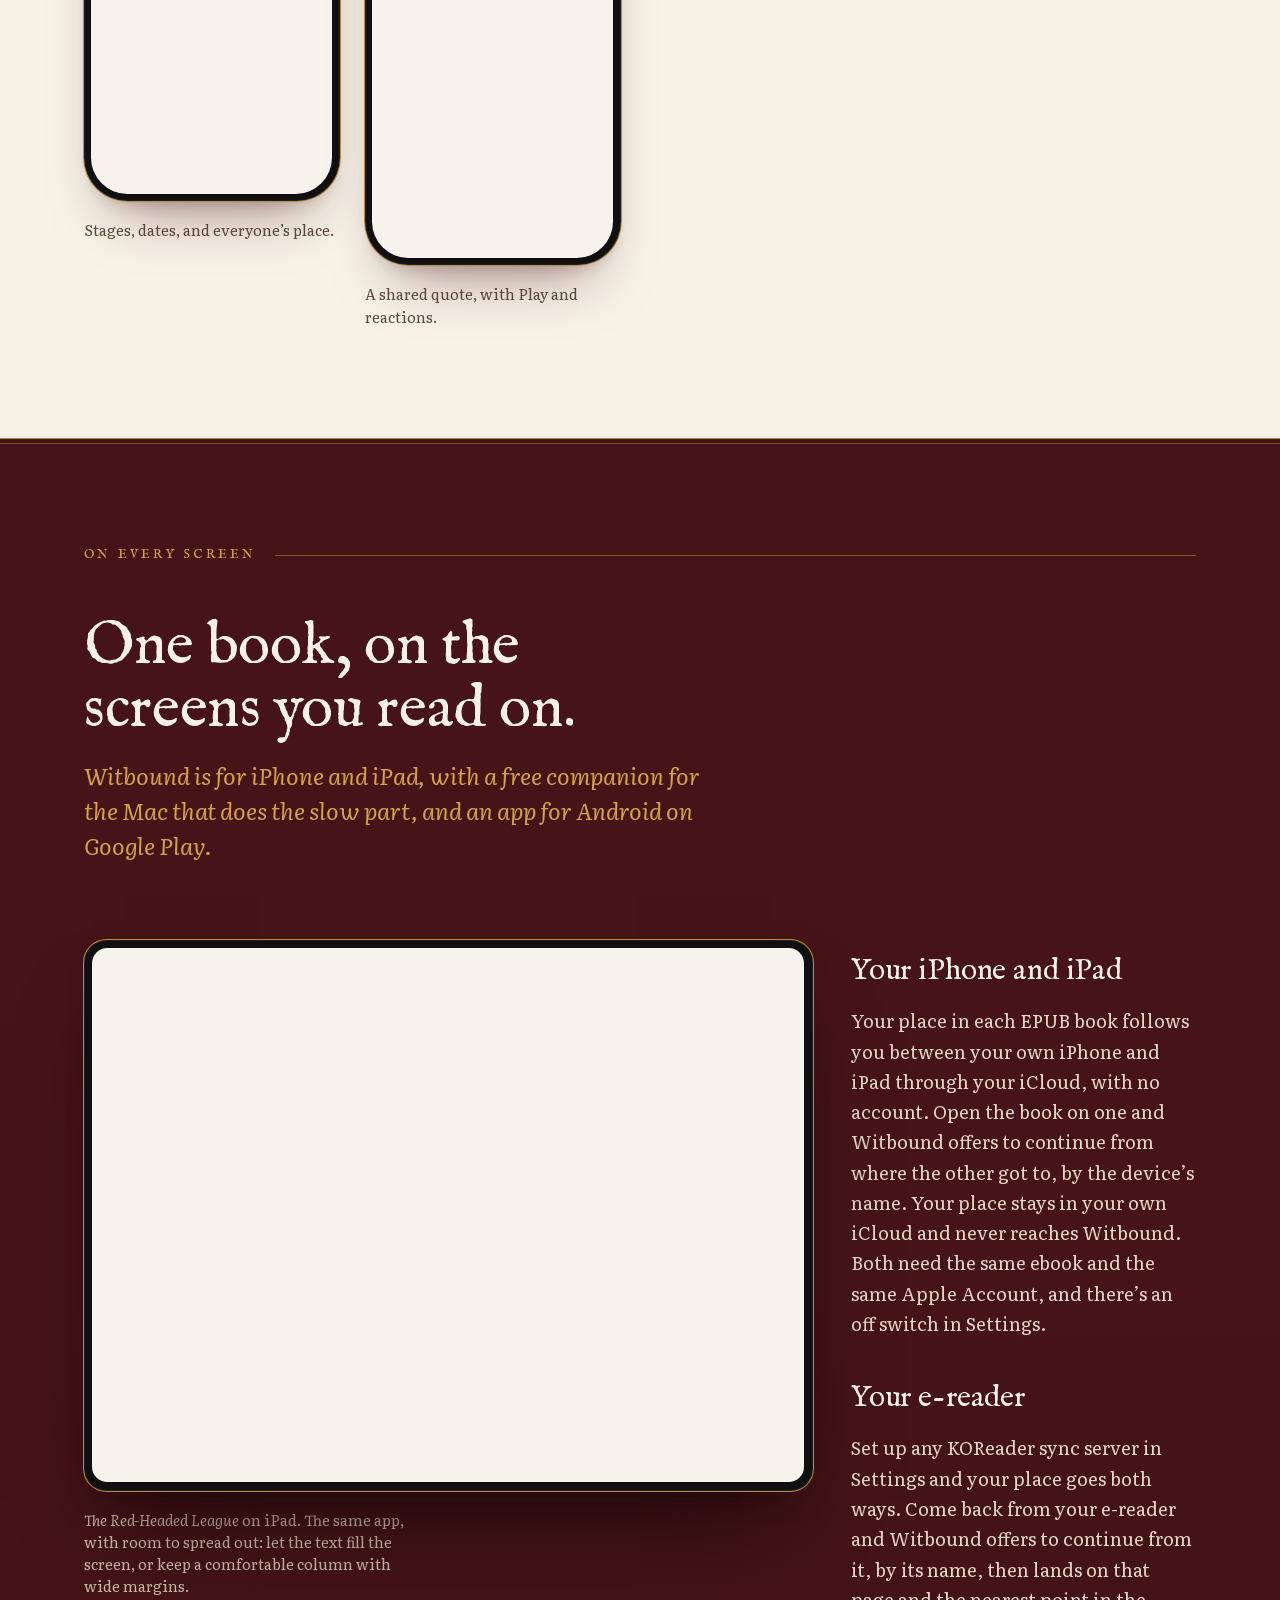
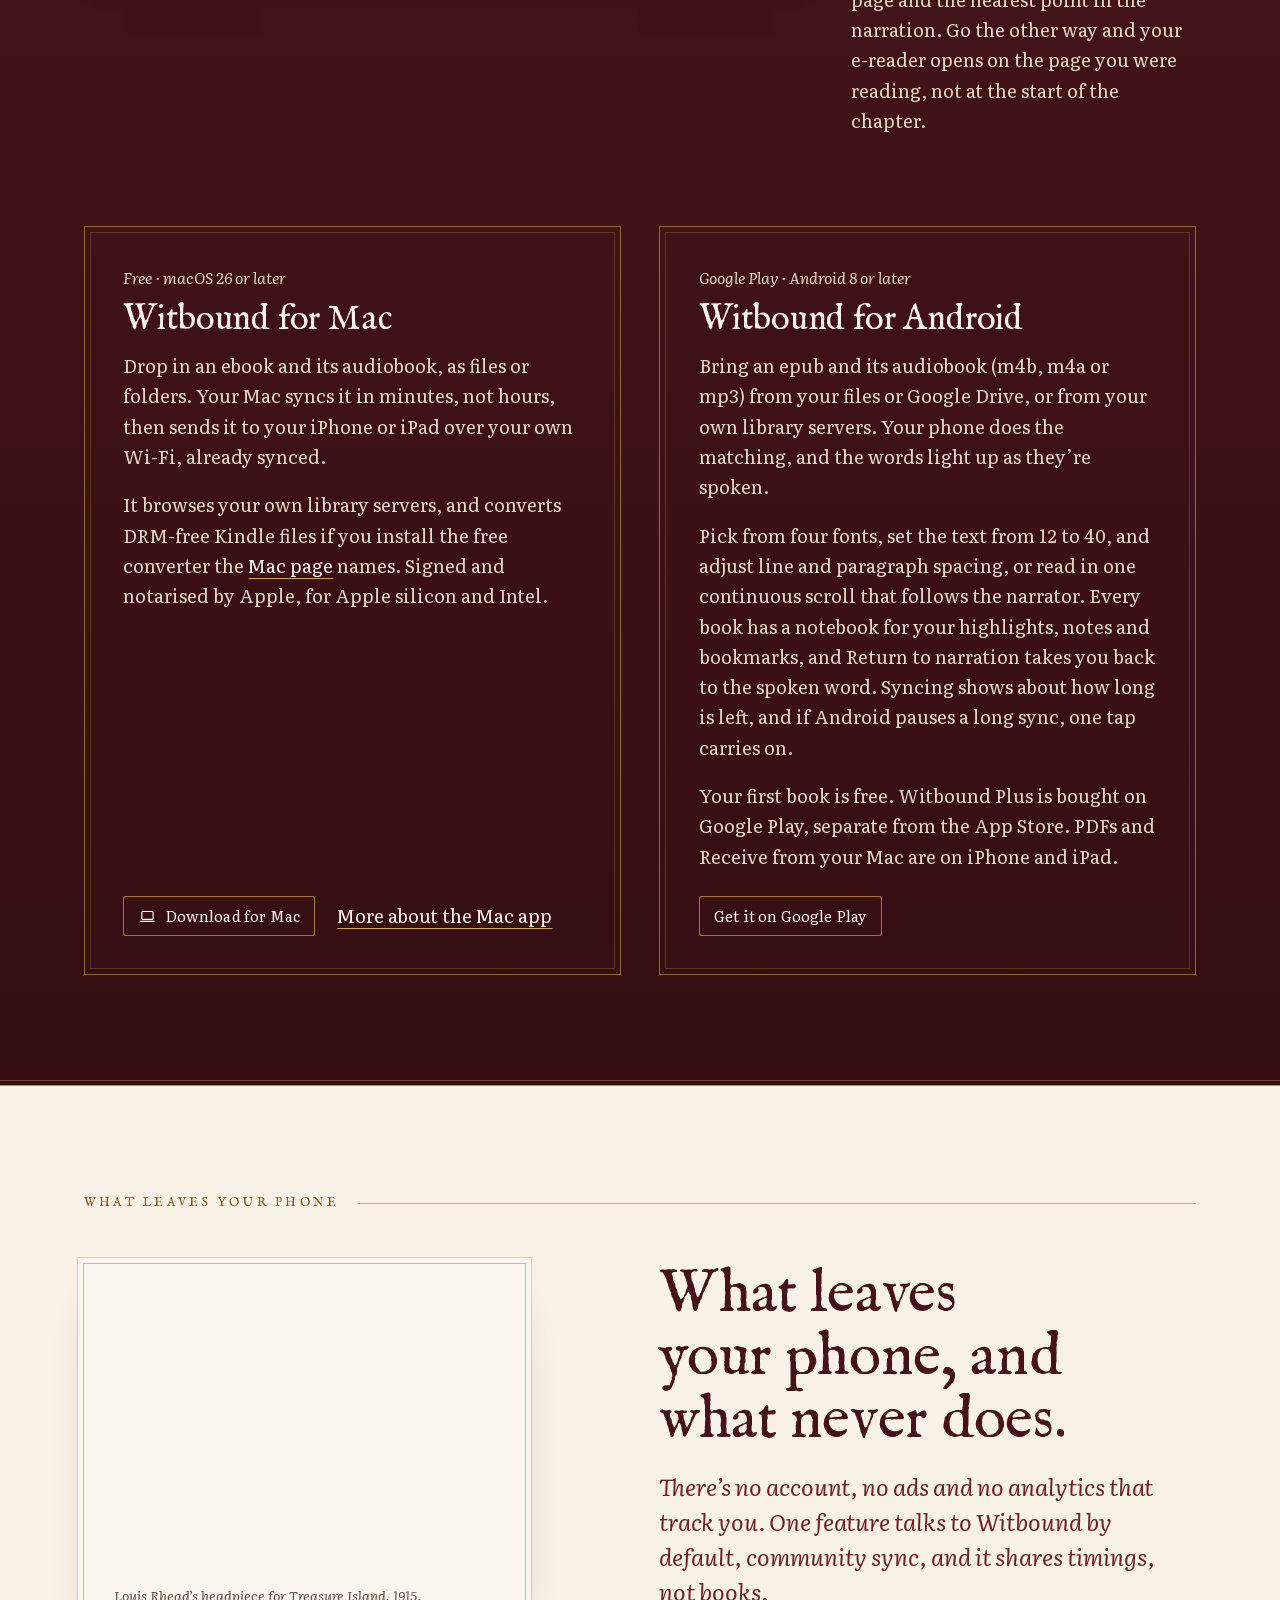
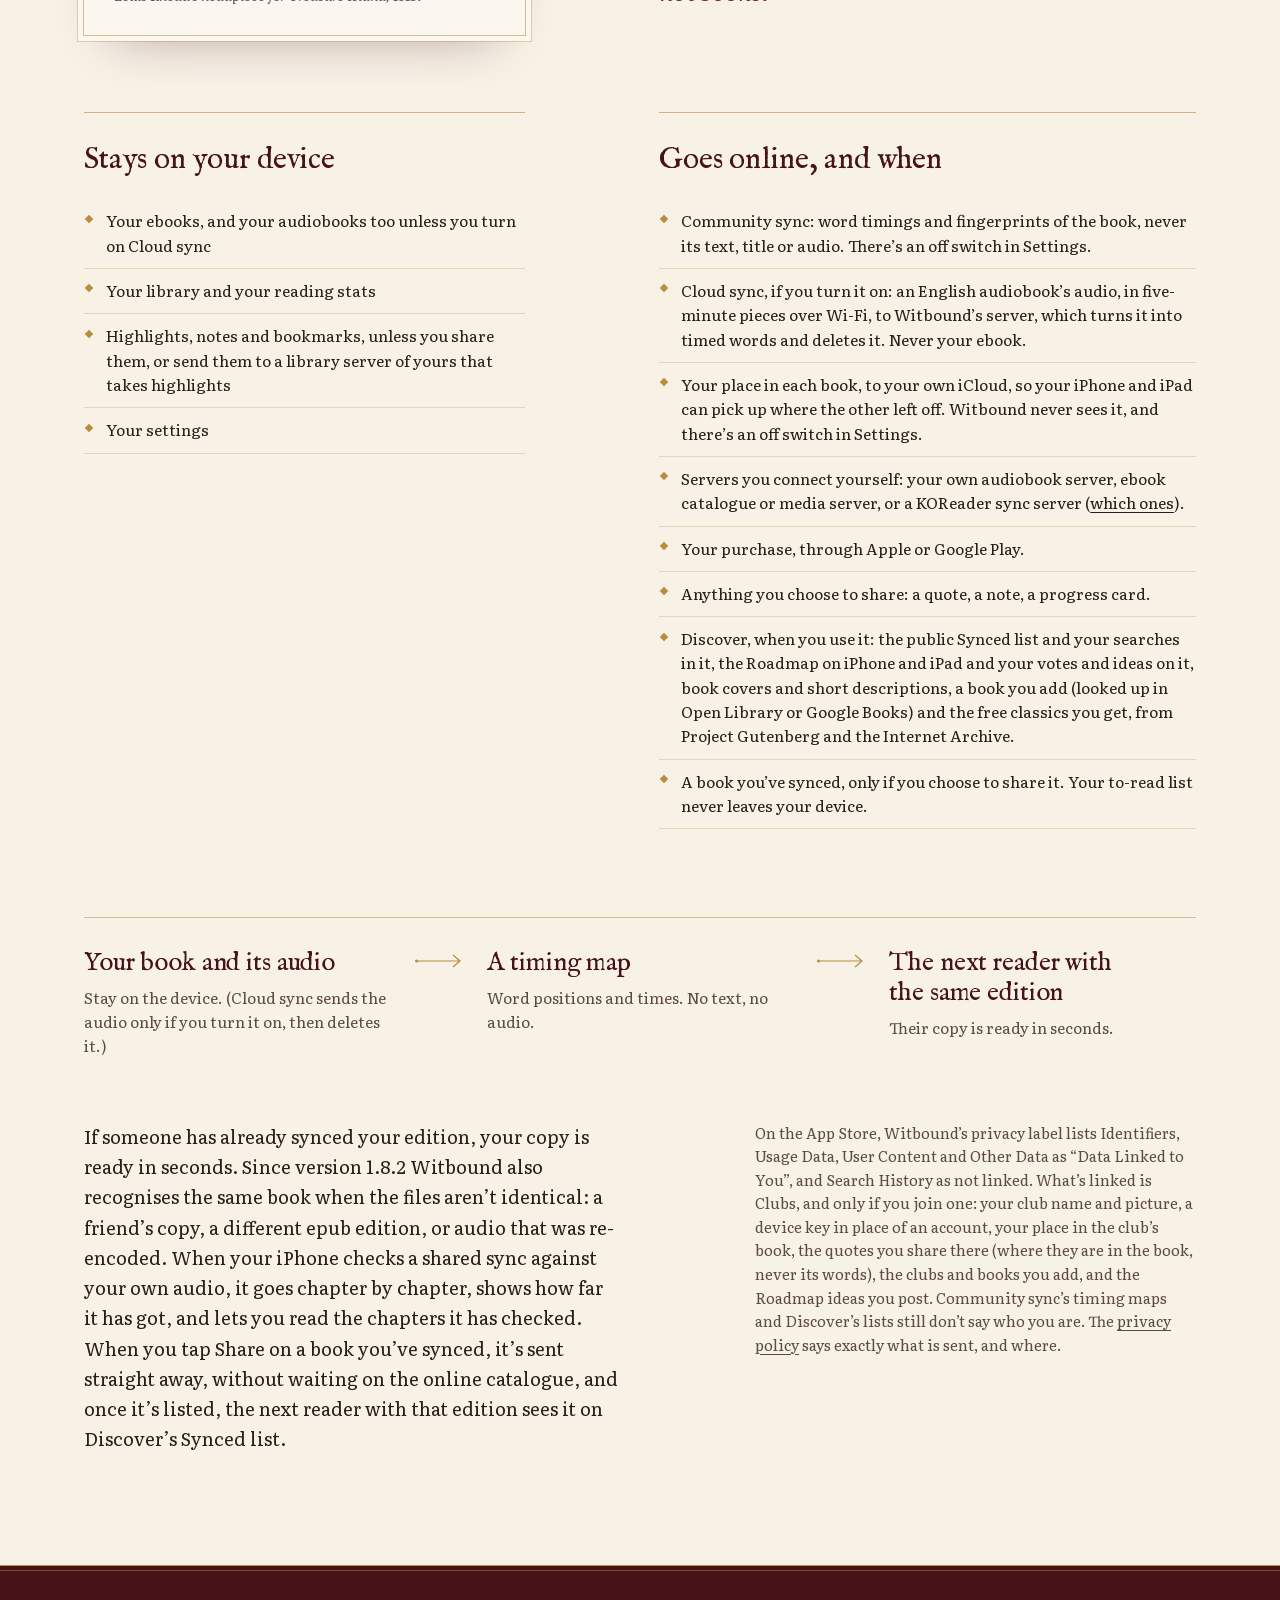
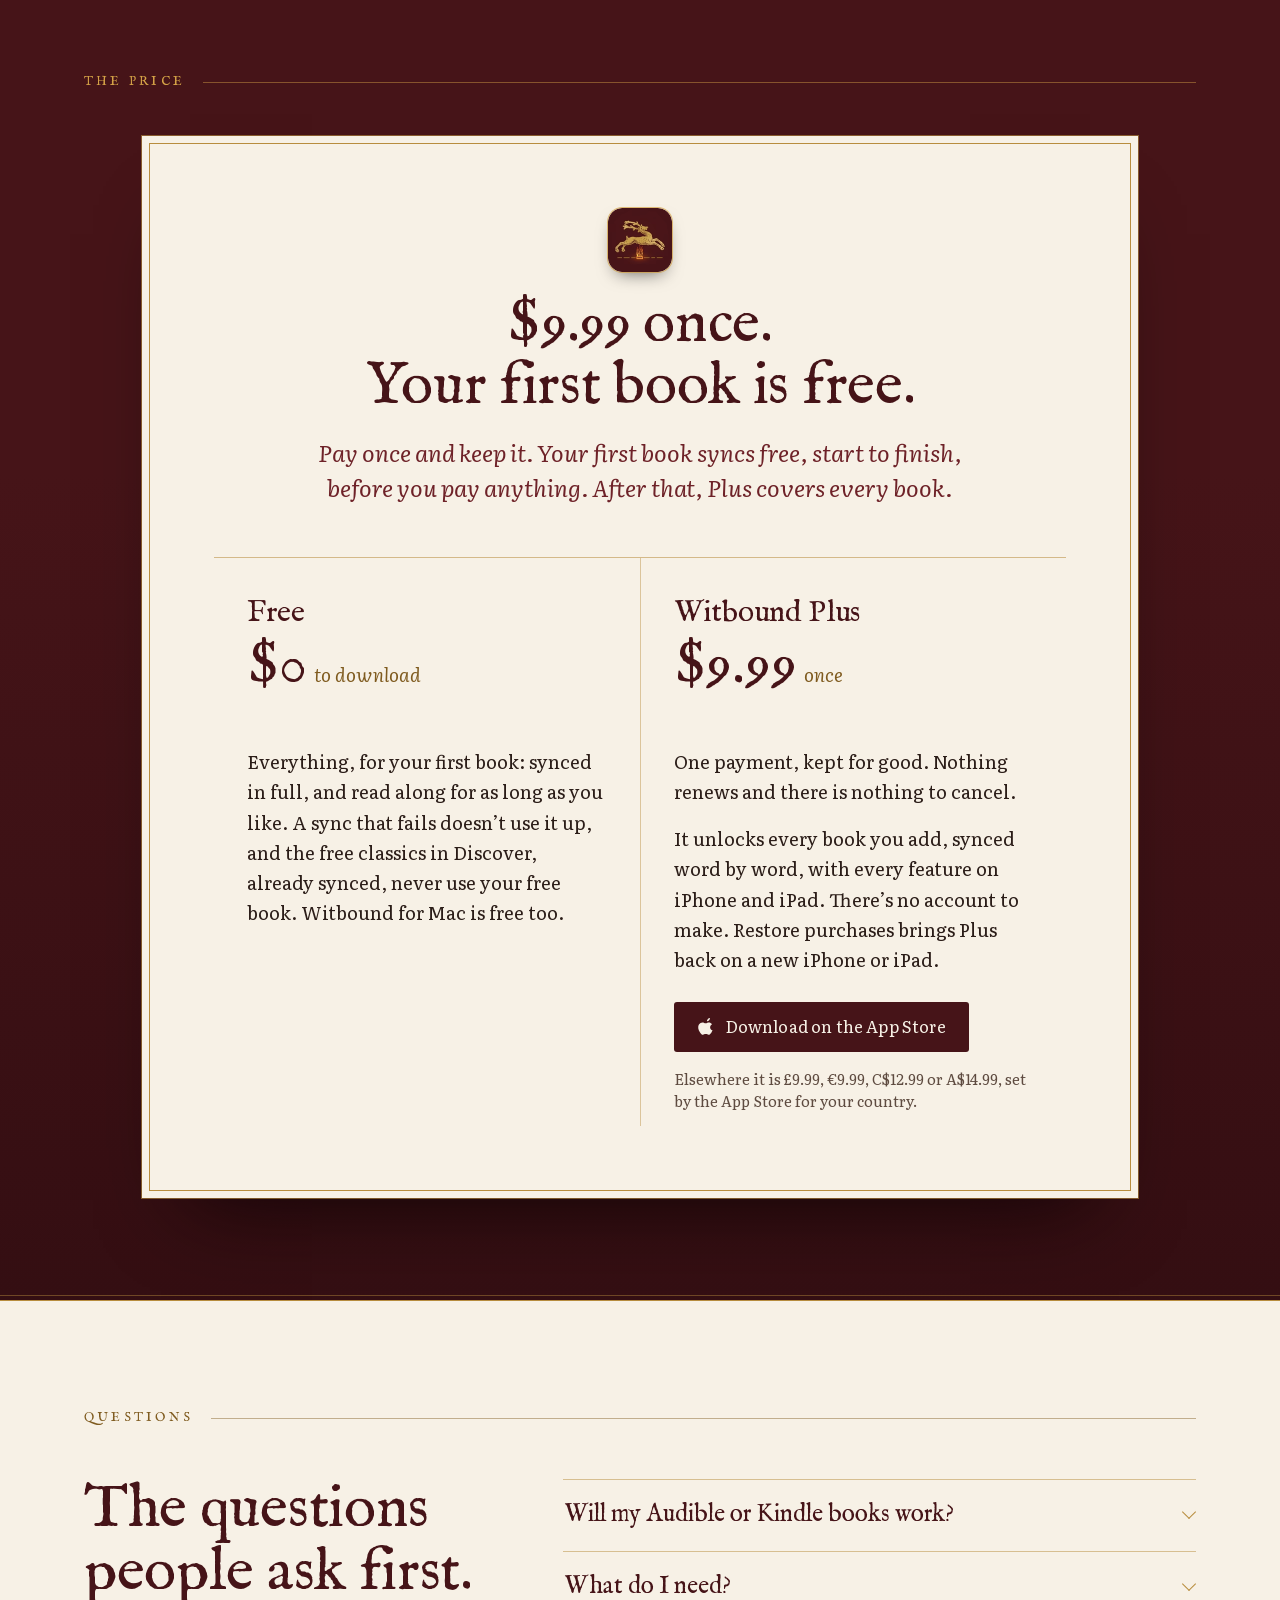
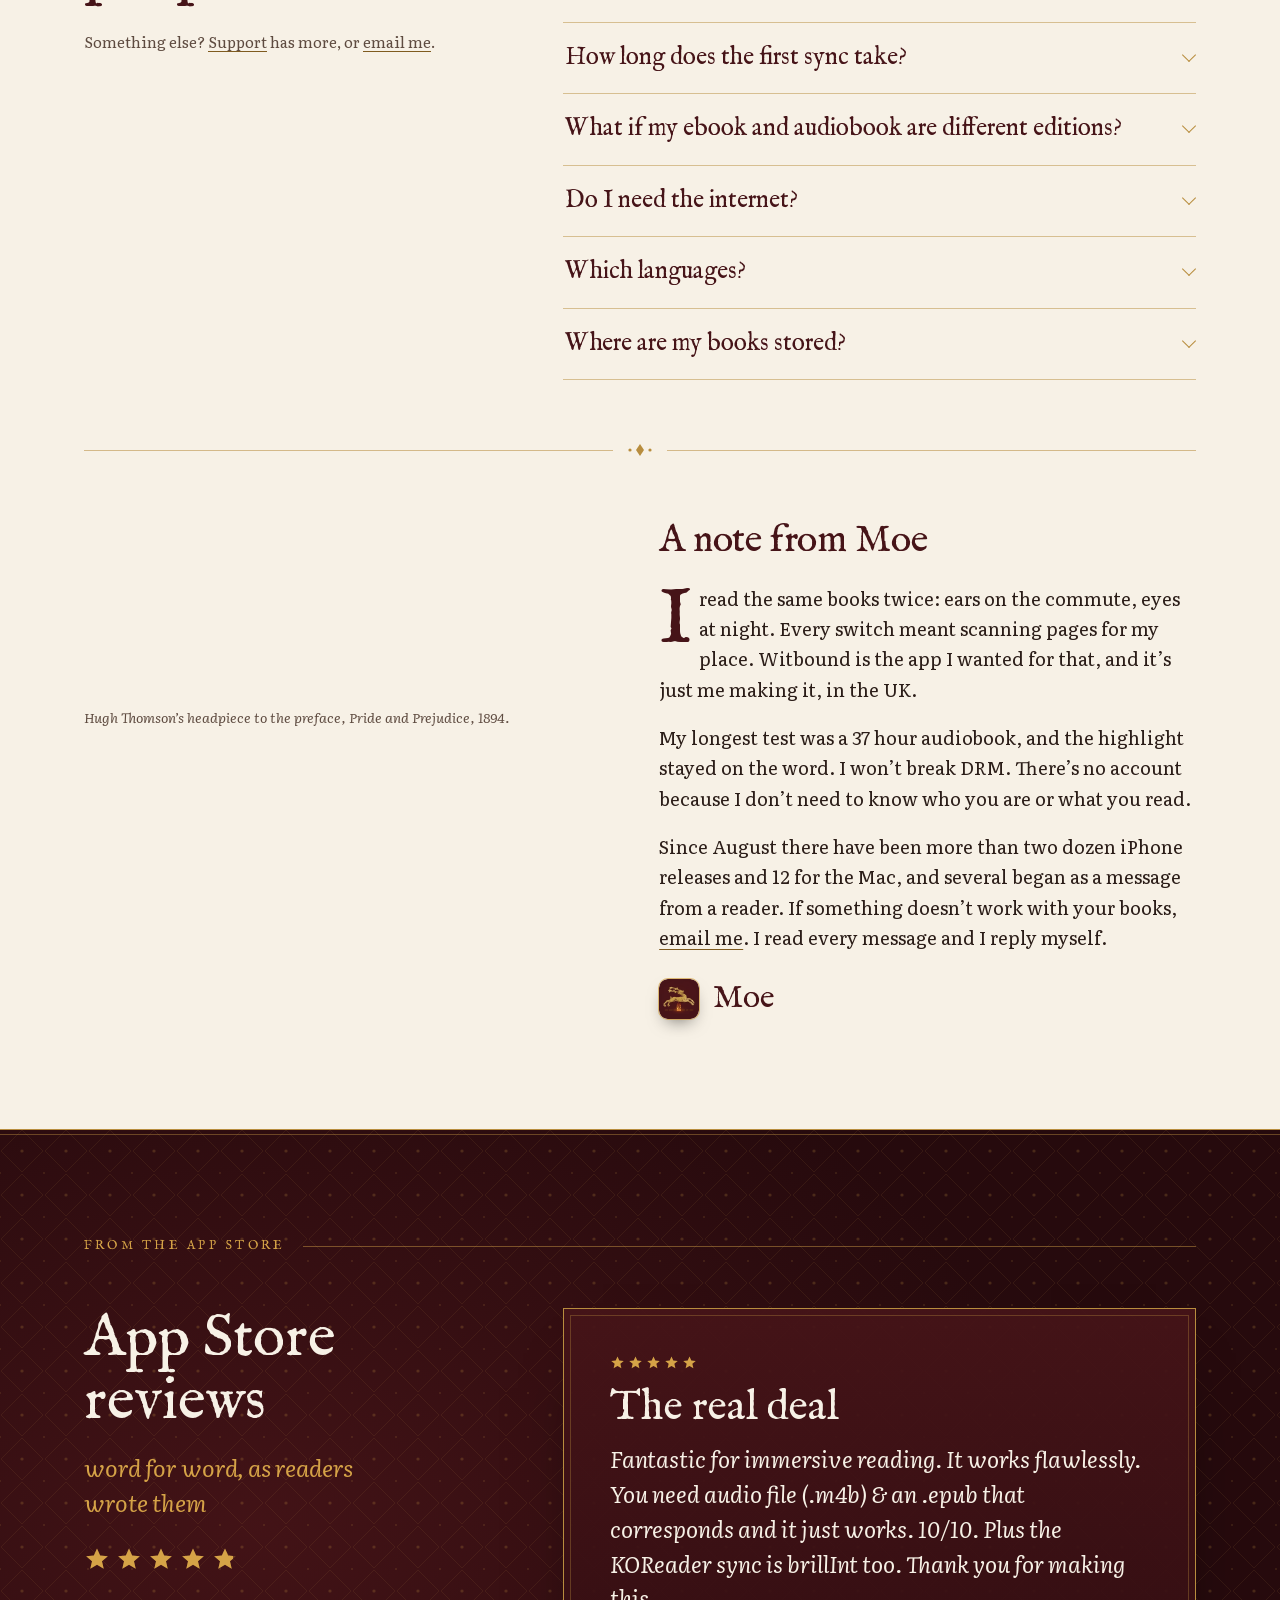
<file: how-it-works.html>
<!doctype html>
<html lang="en">
<head>
<meta charset="utf-8">
<meta http-equiv="refresh" content="0; url=/">
<meta name="viewport" content="width=device-width, initial-scale=1">
<title>Witbound</title>
<link rel="canonical" href="https://witbound.co.uk/">
<link rel="stylesheet" href="assets/css/site.css">
</head>
<body><main class="wb-page-head"><p class="wb-lede"><a href="/">Witbound</a></p></main></body>
</html>
</file>
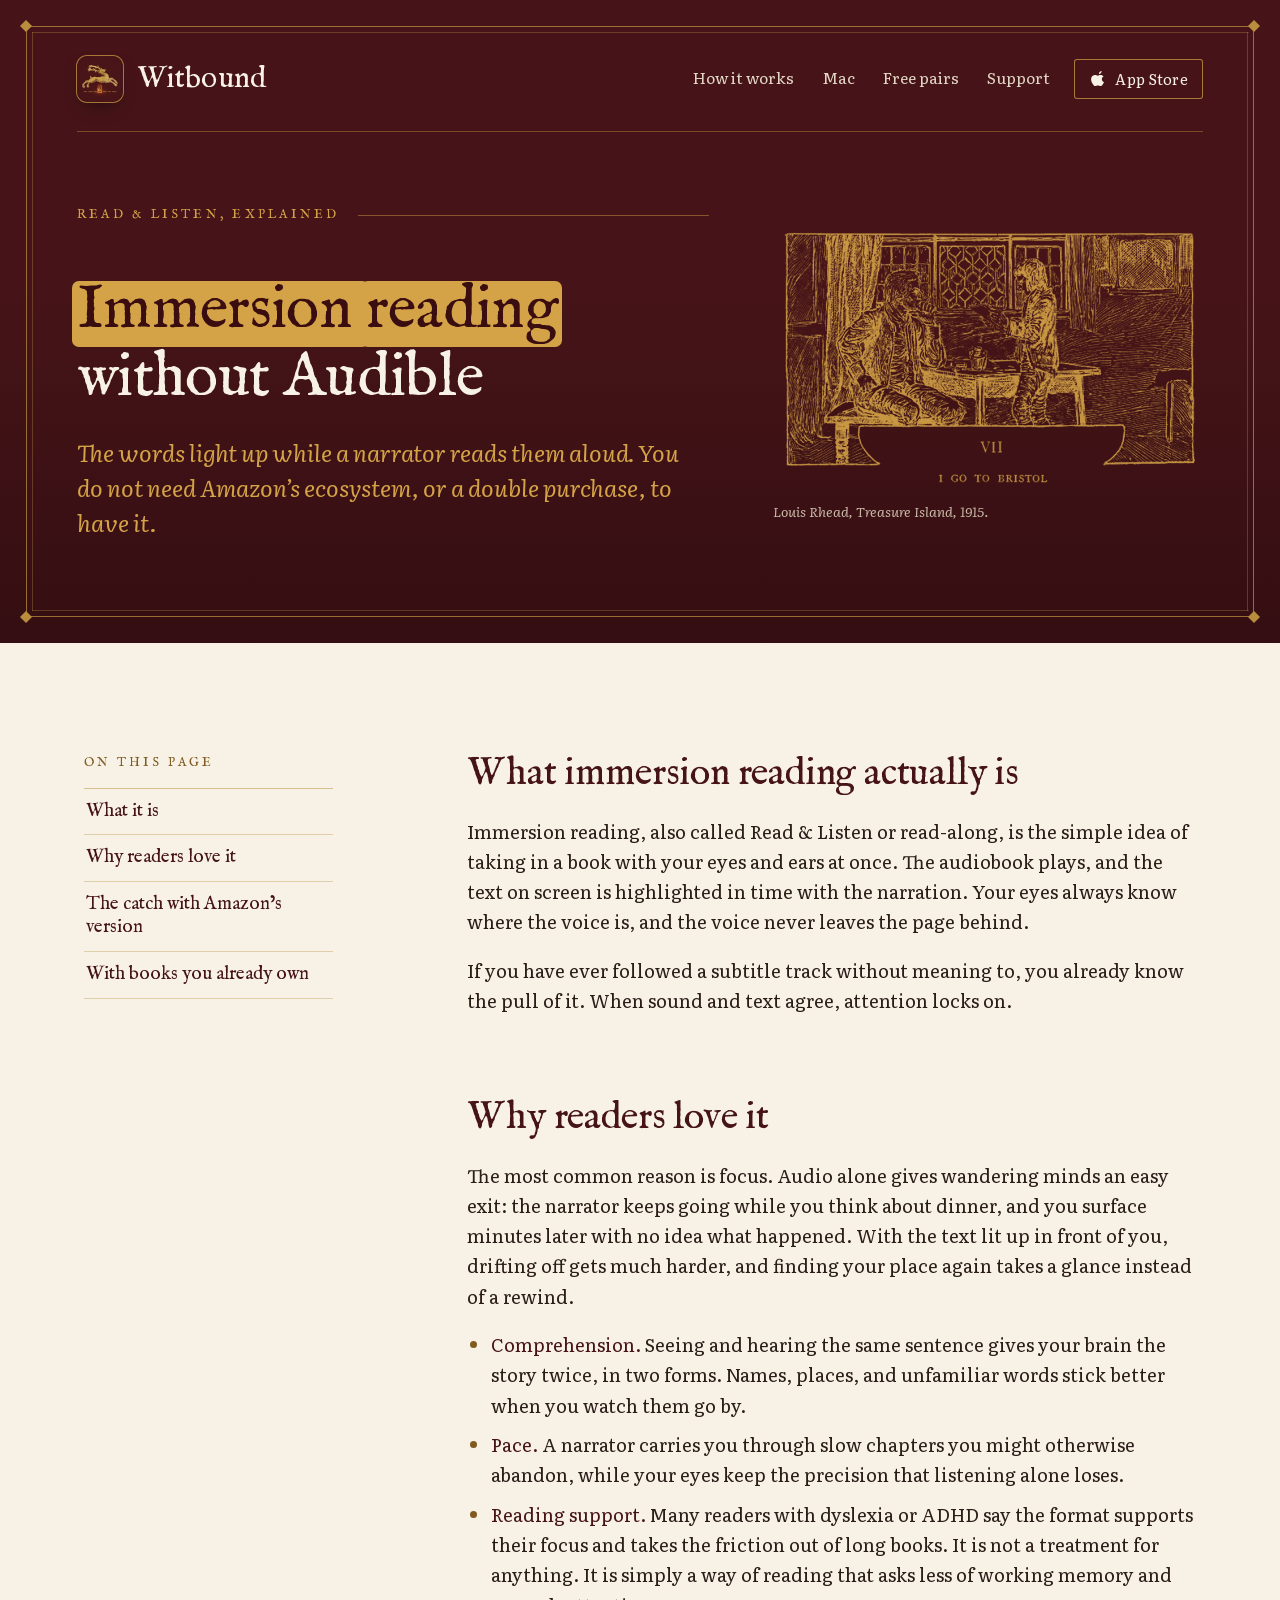
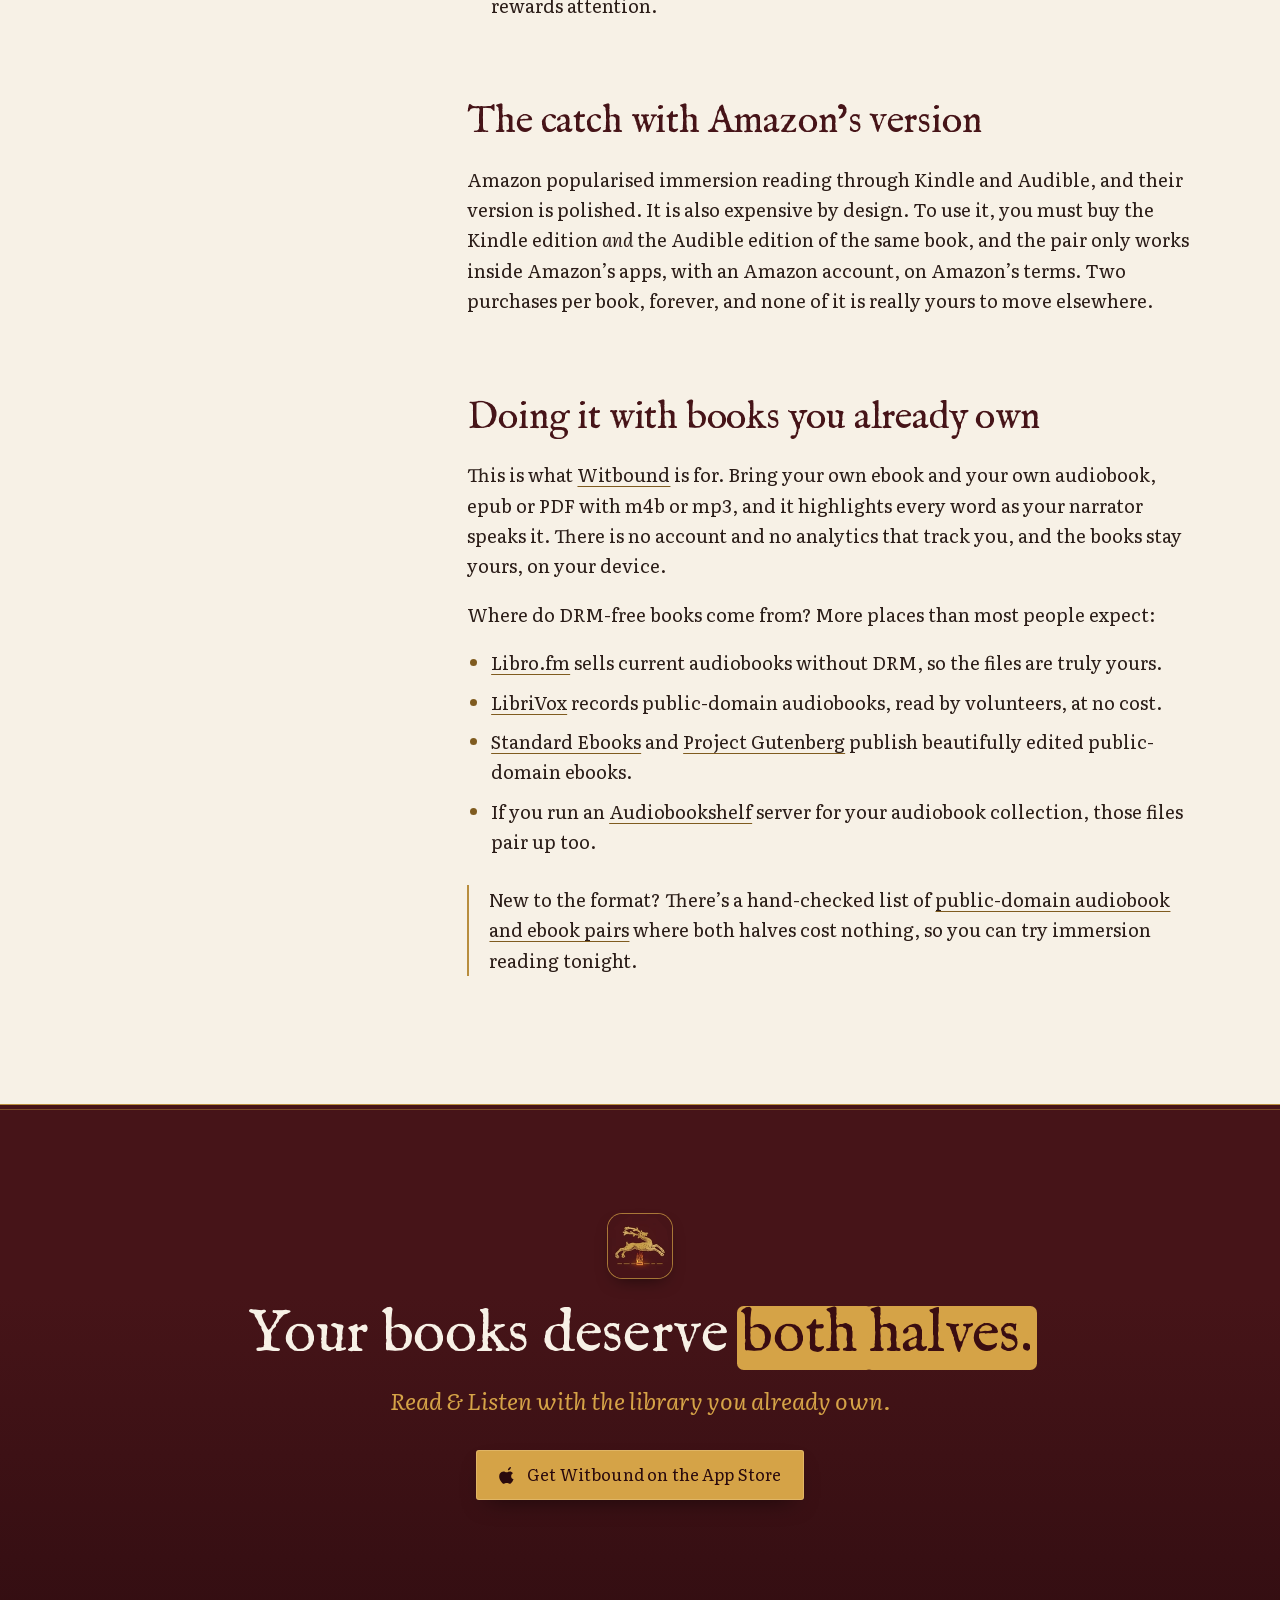
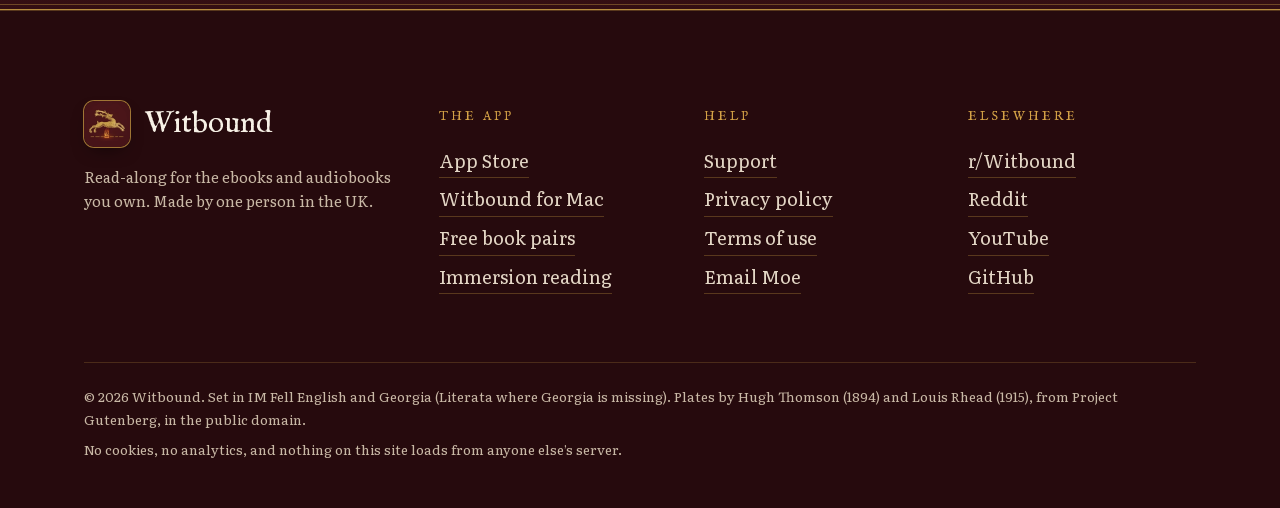
<file: immersion-reading.html>
<!doctype html>
<html lang="en">
<head>
<meta charset="utf-8">
<meta name="viewport" content="width=device-width, initial-scale=1">
<title>Immersion reading without Audible · Witbound</title>
<meta name="description" content="What immersion reading is, why readers love it, and how to Read &amp; Listen with books you already own. No Audible, no double purchase, no account. DRM-free sources included.">
<link rel="canonical" href="https://witbound.co.uk/immersion-reading.html">
<meta name="theme-color" content="#461418">
<meta name="color-scheme" content="light">
<link rel="stylesheet" href="assets/css/site.css?v=redesign-a">
<link rel="icon" href="favicon.ico?v=1811" sizes="any">
<link rel="icon" href="assets/icon/favicon-32.png?v=1811" type="image/png" sizes="32x32">
<link rel="apple-touch-icon" href="assets/icon/apple-touch-icon.png?v=1811">
<meta property="og:title" content="Immersion reading without Audible">
<meta property="og:description" content="Read &amp; Listen with books you already own. Every word highlighted as your audiobook narrates, with no double purchase and no account.">
<meta property="og:url" content="https://witbound.co.uk/immersion-reading.html">
<meta property="og:type" content="article">
<meta property="og:image" content="https://witbound.co.uk/assets/icon/og-1200x630.png?v=1811">
<meta property="og:image:width" content="1200">
<meta property="og:image:height" content="630">
<meta property="og:image:alt" content="The Witbound icon, a gold stag leaping over a small flame on oxblood, beside the name Witbound">
<meta name="twitter:card" content="summary_large_image">
<script defer src="assets/js/site.js?v=redesign-a"></script>
</head>
<body>
<a class="wb-skip" href="#wb-main">Skip to the content</a>
<header class="wb-top">
    <div class="wb-top-in">
      <a class="wb-brand" href="./">
        <picture><source type="image/avif" srcset="assets/icon/icon-rounded-128.avif?v=1811"><img src="assets/icon/icon-rounded-128.webp?v=1811" width="46" height="46" alt=""></picture>
        <span class="wb-brand-name">Witbound</span>
      </a>
      <nav class="wb-nav" aria-label="Site"><a href="./#how">How it works</a><a href="mac.html">Mac</a><a href="pairs.html">Free pairs</a><a href="support.html">Support</a></nav>
      <div class="wb-tools">
        <a class="wb-btn wb-btn-main wb-btn-small" href="https://apps.apple.com/app/id6795587495"><svg viewBox="0 0 24 24" fill="currentColor" aria-hidden="true" focusable="false"><path d="M16.5 1.4c.1 1-.3 2-1 2.8-.7.8-1.8 1.4-2.8 1.3-.1-1 .3-2 1-2.7.7-.8 1.9-1.4 2.8-1.4zM19.9 17c-.5 1.2-.8 1.7-1.4 2.7-.9 1.4-2.2 3.1-3.7 3.1-1.4 0-1.7-.9-3.6-.9s-2.3.9-3.6.9c-1.6 0-2.8-1.6-3.7-3C1.2 16.4.9 12 2.5 9.7c1.1-1.6 2.9-2.6 4.5-2.6 1.7 0 2.7 1 4.1 1 1.3 0 2.1-1 4.1-1 1.4 0 2.9.8 4 2.1-3.5 1.9-3 6.9.6 7.8z"/></svg>App Store</a>
        <details class="wb-menu">
          <summary>Menu</summary>
          <nav class="wb-menu-panel" aria-label="Site menu"><a href="./#how">How it works</a><a href="mac.html">Mac</a><a href="pairs.html">Free pairs</a><a href="support.html">Support</a><a class="wb-btn wb-btn-main" href="https://apps.apple.com/app/id6795587495"><svg viewBox="0 0 24 24" fill="currentColor" aria-hidden="true" focusable="false"><path d="M16.5 1.4c.1 1-.3 2-1 2.8-.7.8-1.8 1.4-2.8 1.3-.1-1 .3-2 1-2.7.7-.8 1.9-1.4 2.8-1.4zM19.9 17c-.5 1.2-.8 1.7-1.4 2.7-.9 1.4-2.2 3.1-3.7 3.1-1.4 0-1.7-.9-3.6-.9s-2.3.9-3.6.9c-1.6 0-2.8-1.6-3.7-3C1.2 16.4.9 12 2.5 9.7c1.1-1.6 2.9-2.6 4.5-2.6 1.7 0 2.7 1 4.1 1 1.3 0 2.1-1 4.1-1 1.4 0 2.9.8 4 2.1-3.5 1.9-3 6.9.6 7.8z"/></svg>Get it on the App Store</a></nav>
        </details>
      </div>
    </div>
</header>
<main id="wb-main">

  <header class="wb-page-head">
    <div class="wb-head-grid">
      <div>
      <p class="wb-kicker">Read &amp; Listen, explained</p>
      <h1><span class="wb-band">Immersion </span><span class="wb-band">reading</span> without Audible</h1>
      <p class="wb-lede">The words light up while a narrator reads them aloud. You do not need Amazon&rsquo;s ecosystem, or a double purchase, to have it.</p>
      </div>
      <figure class="wb-plate"><picture><source type="image/avif" srcset="assets/plates/rhead-1915-bristol-gilt.avif"><img src="assets/plates/rhead-1915-bristol-gilt.webp" width="760" height="460" fetchpriority="high" decoding="async" alt="Louis Rhead&#x27;s headpiece of an old man at a table reading a letter, with young Jim Hawkins standing beside him, stamped in gold"></picture><figcaption>Louis Rhead, <cite>Treasure Island</cite>, 1915.</figcaption></figure>
    </div>
  </header>
<section class="wb-sig wb-sig-cream">
  <div class="wb-wrap">
    <div class="wb-with-side">
      <aside class="wb-side" aria-labelledby="wb-on-page">
        <h2 id="wb-on-page">On this page</h2>
        <ul>
          <li><a href="#what">What it is</a></li>
          <li><a href="#why">Why readers love it</a></li>
          <li><a href="#amazon">The catch with Amazon&rsquo;s version</a></li>
          <li><a href="#own">With books you already own</a></li>
        </ul>
      </aside>
      <article class="wb-prose">
        <h2 id="what">What immersion reading actually is</h2>
        <p>Immersion reading, also called Read &amp; Listen or read-along, is the simple idea of taking in a book with your eyes and ears at once. The audiobook plays, and the text on screen is highlighted in time with the narration. Your eyes always know where the voice is, and the voice never leaves the page behind.</p>
        <p>If you have ever followed a subtitle track without meaning to, you already know the pull of it. When sound and text agree, attention locks on.</p>
        <h2 id="why">Why readers love it</h2>
        <p>The most common reason is focus. Audio alone gives wandering minds an easy exit: the narrator keeps going while you think about dinner, and you surface minutes later with no idea what happened. With the text lit up in front of you, drifting off gets much harder, and finding your place again takes a glance instead of a rewind.</p>
        <ul>
          <li><strong>Comprehension.</strong> Seeing and hearing the same sentence gives your brain the story twice, in two forms. Names, places, and unfamiliar words stick better when you watch them go by.</li>
          <li><strong>Pace.</strong> A narrator carries you through slow chapters you might otherwise abandon, while your eyes keep the precision that listening alone loses.</li>
          <li><strong>Reading support.</strong> Many readers with dyslexia or ADHD say the format supports their focus and takes the friction out of long books. It is not a treatment for anything. It is simply a way of reading that asks less of working memory and rewards attention.</li>
        </ul>
        <h2 id="amazon">The catch with Amazon&rsquo;s version</h2>
        <p>Amazon popularised immersion reading through Kindle and Audible, and their version is polished. It is also expensive by design. To use it, you must buy the Kindle edition <em>and</em> the Audible edition of the same book, and the pair only works inside Amazon&rsquo;s apps, with an Amazon account, on Amazon&rsquo;s terms. Two purchases per book, forever, and none of it is really yours to move elsewhere.</p>
        <h2 id="own">Doing it with books you already own</h2>
        <p>This is what <a href="./">Witbound</a> is for. Bring your own ebook and your own audiobook, epub or PDF with m4b or mp3, and it highlights every word as your narrator speaks it. There is no account and no analytics that track you, and the books stay yours, on your device.</p>
        <p>Where do DRM-free books come from? More places than most people expect:</p>
        <ul>
          <li><a href="https://libro.fm">Libro.fm</a> sells current audiobooks without DRM, so the files are truly yours.</li>
          <li><a href="https://librivox.org">LibriVox</a> records public-domain audiobooks, read by volunteers, at no cost.</li>
          <li><a href="https://standardebooks.org">Standard Ebooks</a> and <a href="https://www.gutenberg.org">Project Gutenberg</a> publish beautifully edited public-domain ebooks.</li>
          <li>If you run an <a href="https://www.audiobookshelf.org">Audiobookshelf</a> server for your audiobook collection, those files pair up too.</li>
        </ul>
        <p class="wb-aside">New to the format? There&rsquo;s a hand-checked list of <a href="pairs.html">public-domain audiobook and ebook pairs</a> where both halves cost nothing, so you can try immersion reading tonight.</p>
      </article>
    </div>
  </div>
</section>
<section class="wb-sig wb-sig-ox wb-coda" aria-labelledby="wb-end-title">
  <div class="wb-wrap">
    <picture class="wb-tile"><source type="image/avif" srcset="assets/icon/icon-rounded-128.avif?v=1811"><img src="assets/icon/icon-rounded-128.webp?v=1811" width="64" height="64" alt="" loading="lazy" decoding="async"></picture>
    <h2 class="wb-h2" id="wb-end-title">Your books deserve <span class="wb-band">both </span><span class="wb-band">halves.</span></h2>
    <p class="wb-lede">Read &amp; Listen with the library you already own.</p>
    <div class="wb-actions"><a class="wb-btn wb-btn-main" href="https://apps.apple.com/app/id6795587495"><svg viewBox="0 0 24 24" fill="currentColor" aria-hidden="true" focusable="false"><path d="M16.5 1.4c.1 1-.3 2-1 2.8-.7.8-1.8 1.4-2.8 1.3-.1-1 .3-2 1-2.7.7-.8 1.9-1.4 2.8-1.4zM19.9 17c-.5 1.2-.8 1.7-1.4 2.7-.9 1.4-2.2 3.1-3.7 3.1-1.4 0-1.7-.9-3.6-.9s-2.3.9-3.6.9c-1.6 0-2.8-1.6-3.7-3C1.2 16.4.9 12 2.5 9.7c1.1-1.6 2.9-2.6 4.5-2.6 1.7 0 2.7 1 4.1 1 1.3 0 2.1-1 4.1-1 1.4 0 2.9.8 4 2.1-3.5 1.9-3 6.9.6 7.8z"/></svg>Get Witbound on the App Store</a></div>
  </div>
</section>
</main>
<footer class="wb-foot">
  <div class="wb-foot-in">
    <div class="wb-foot-brand">
      <picture class="wb-foot-tile"><source type="image/avif" srcset="assets/icon/icon-rounded-128.avif?v=1811"><img src="assets/icon/icon-rounded-128.webp?v=1811" width="46" height="46" alt="" loading="lazy" decoding="async"></picture>
      <p class="wb-foot-name">Witbound</p>
      <p>Read-along for the ebooks and audiobooks you own. Made by one person in the UK.</p>
    </div>
    <nav class="wb-foot-col" aria-labelledby="wb-foot-app">
      <h2 id="wb-foot-app">The app</h2>
      <ul>
        <li><a href="https://apps.apple.com/app/id6795587495">App Store</a></li>
        <li><a href="mac.html">Witbound for Mac</a></li>
        <li><a href="pairs.html">Free book pairs</a></li>
        <li><a href="immersion-reading.html">Immersion reading</a></li>
      </ul>
    </nav>
    <nav class="wb-foot-col" aria-labelledby="wb-foot-help">
      <h2 id="wb-foot-help">Help</h2>
      <ul>
        <li><a href="support.html">Support</a></li>
        <li><a href="privacy.html">Privacy policy</a></li>
        <li><a href="terms.html">Terms of use</a></li>
        <li><a href="mailto:zarksided@gmail.com">Email Moe</a></li>
      </ul>
    </nav>
    <nav class="wb-foot-col" aria-labelledby="wb-foot-else">
      <h2 id="wb-foot-else">Elsewhere</h2>
      <ul>
        <li><a href="https://www.reddit.com/r/Witbound/">r/Witbound</a></li>
        <li><a href="https://www.reddit.com/user/zarkside" rel="me">Reddit</a></li>
        <li><a href="https://www.youtube.com/channel/UCBlfBKVE_jqMJwwCNtO7BDg" rel="me">YouTube</a></li>
        <li><a href="https://github.com/grinzark/witbound-site" rel="me">GitHub</a></li>
      </ul>
    </nav>
  </div>
  <div class="wb-foot-small">
    <p>&copy; 2026 Witbound. Set in IM Fell English and Georgia (Literata where Georgia is missing). Plates by Hugh Thomson (1894) and Louis Rhead (1915), from Project Gutenberg, in the public domain.</p>
    <p>No cookies, no analytics, and nothing on this site loads from anyone else&rsquo;s server.</p>
  </div>
</footer>
</body>
</html>
</file>
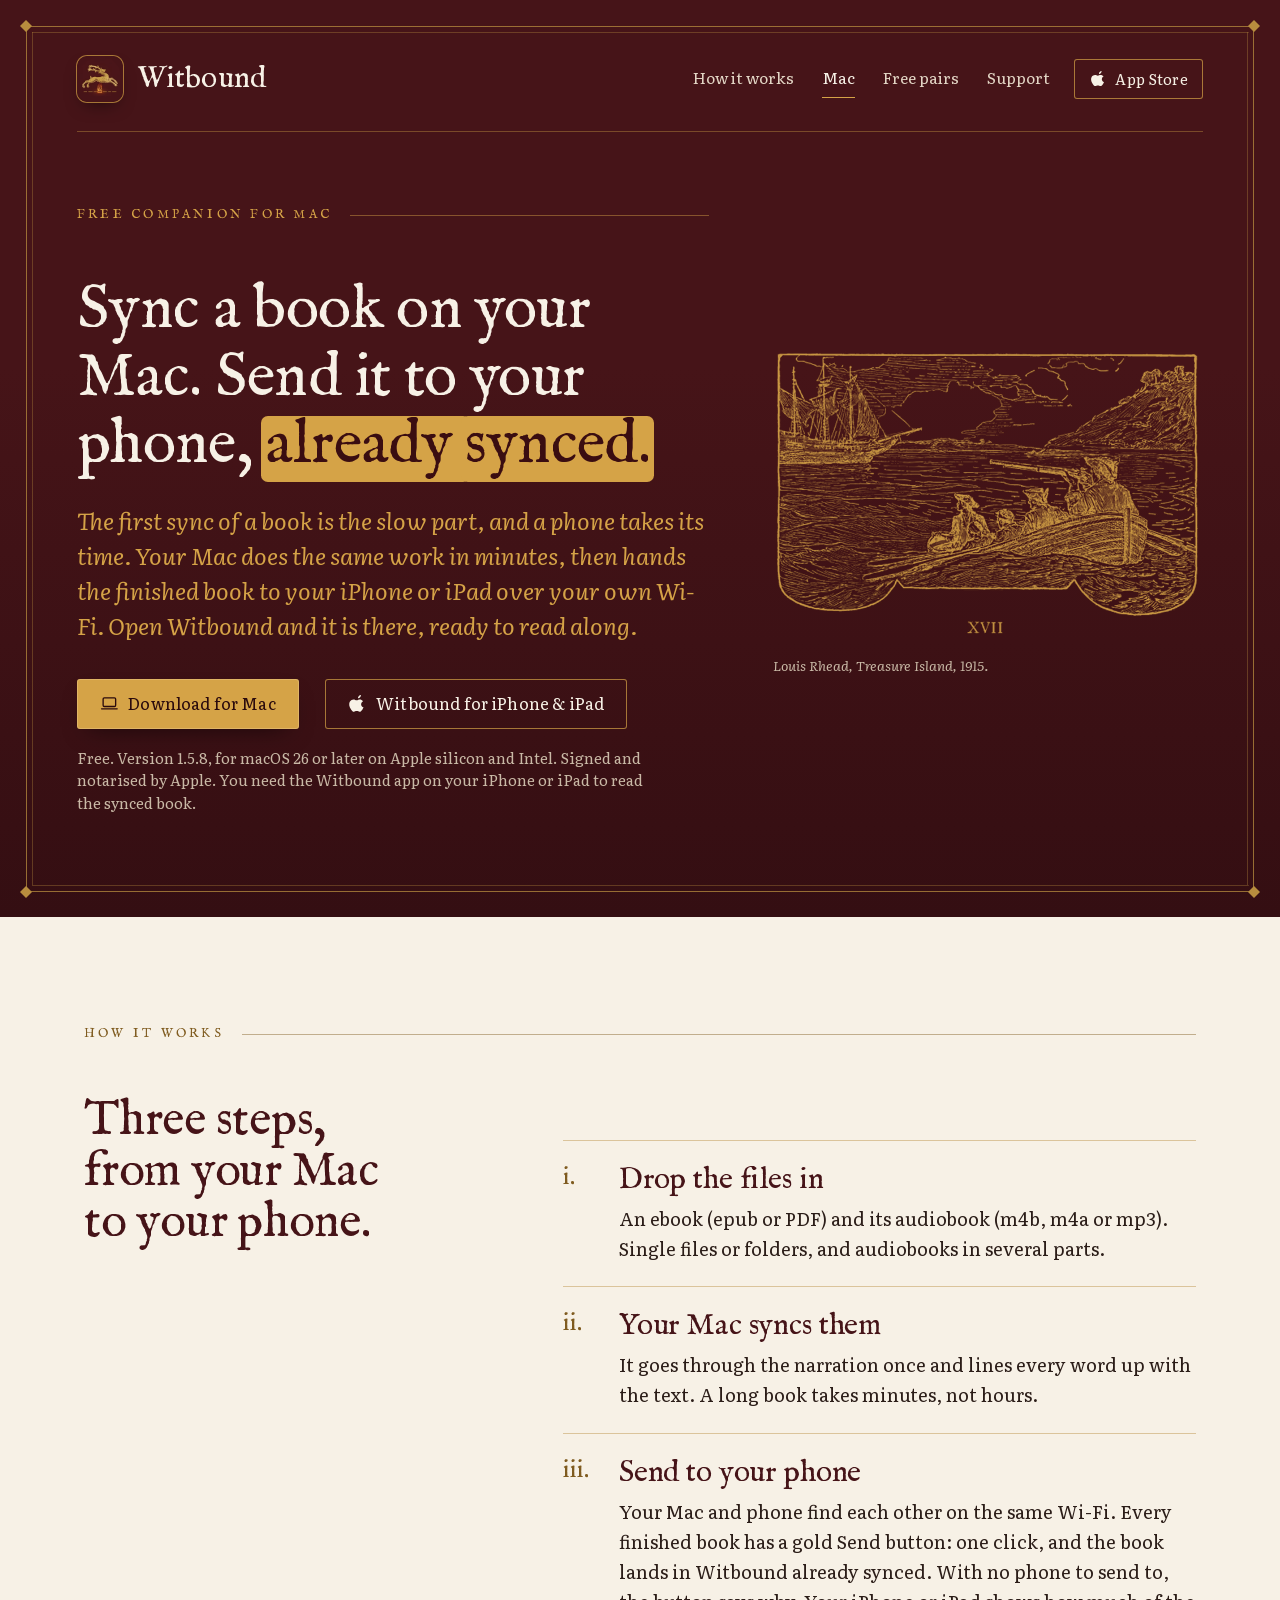
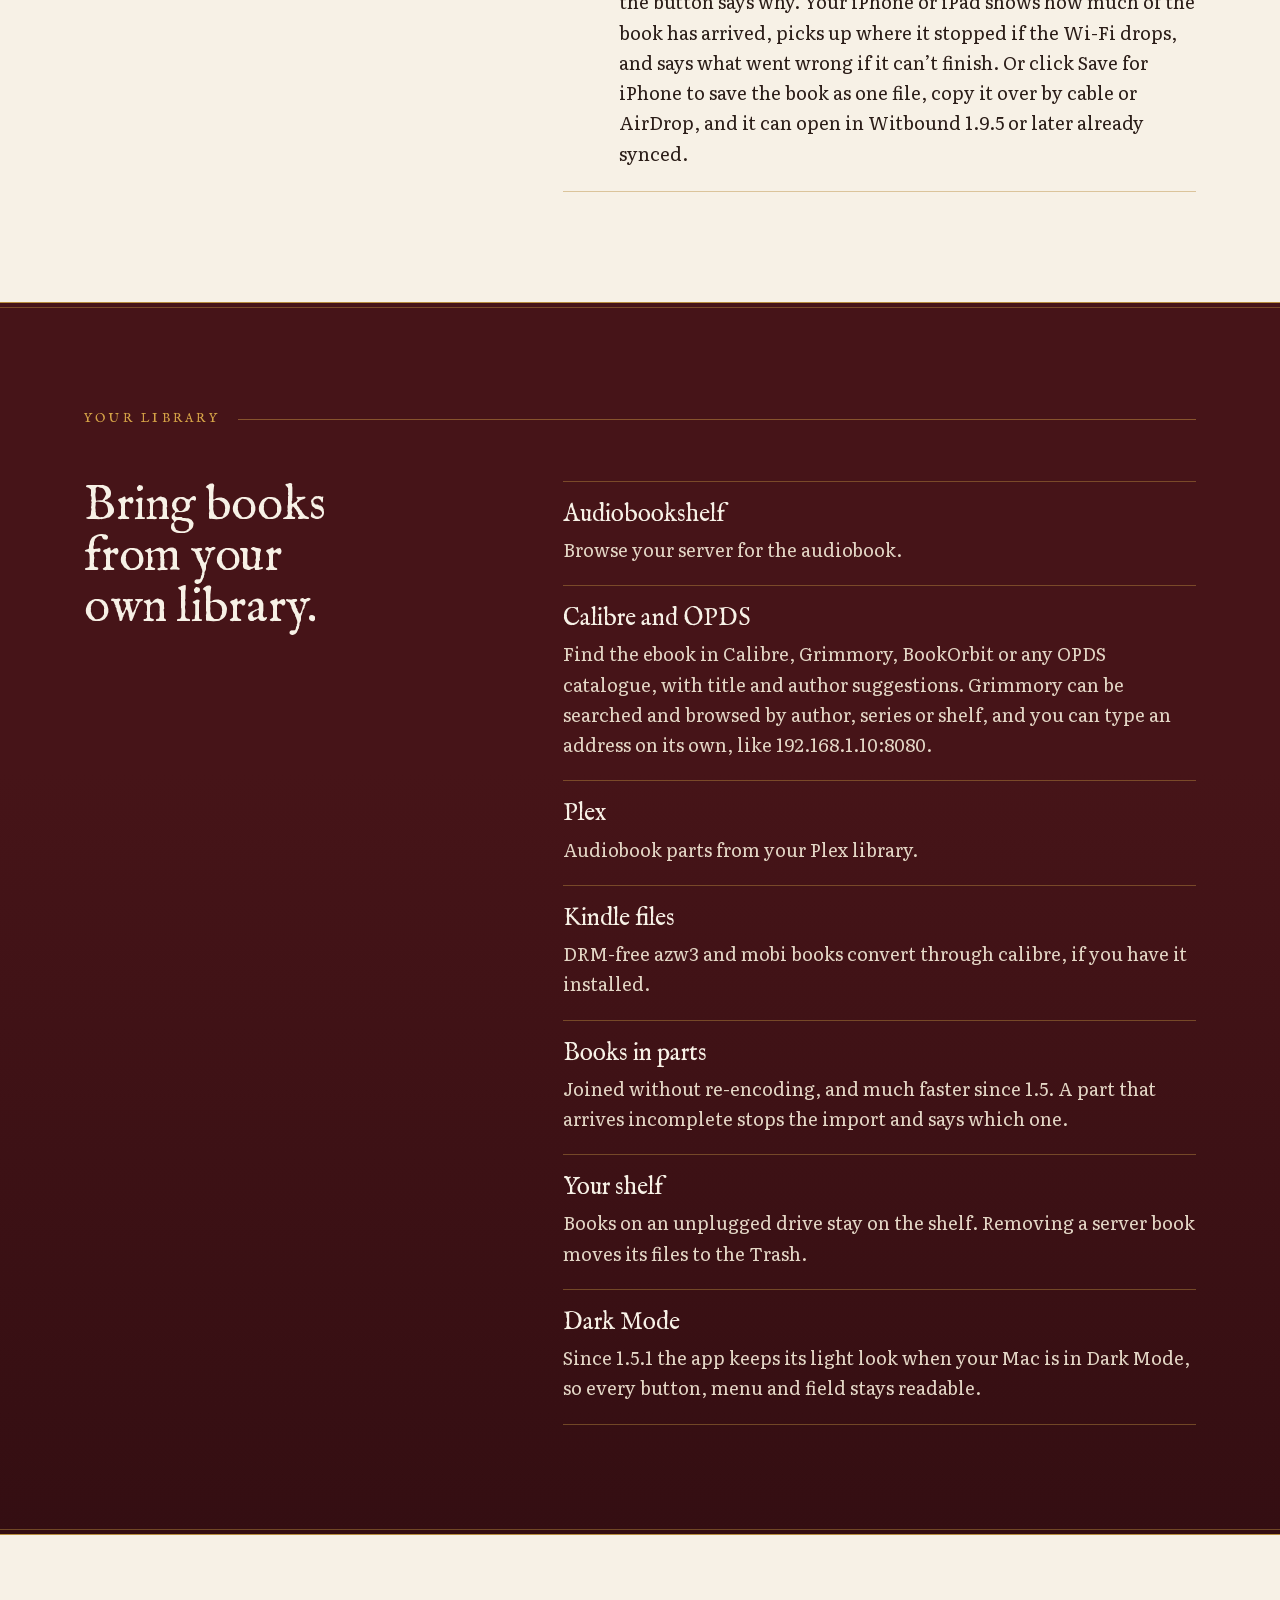
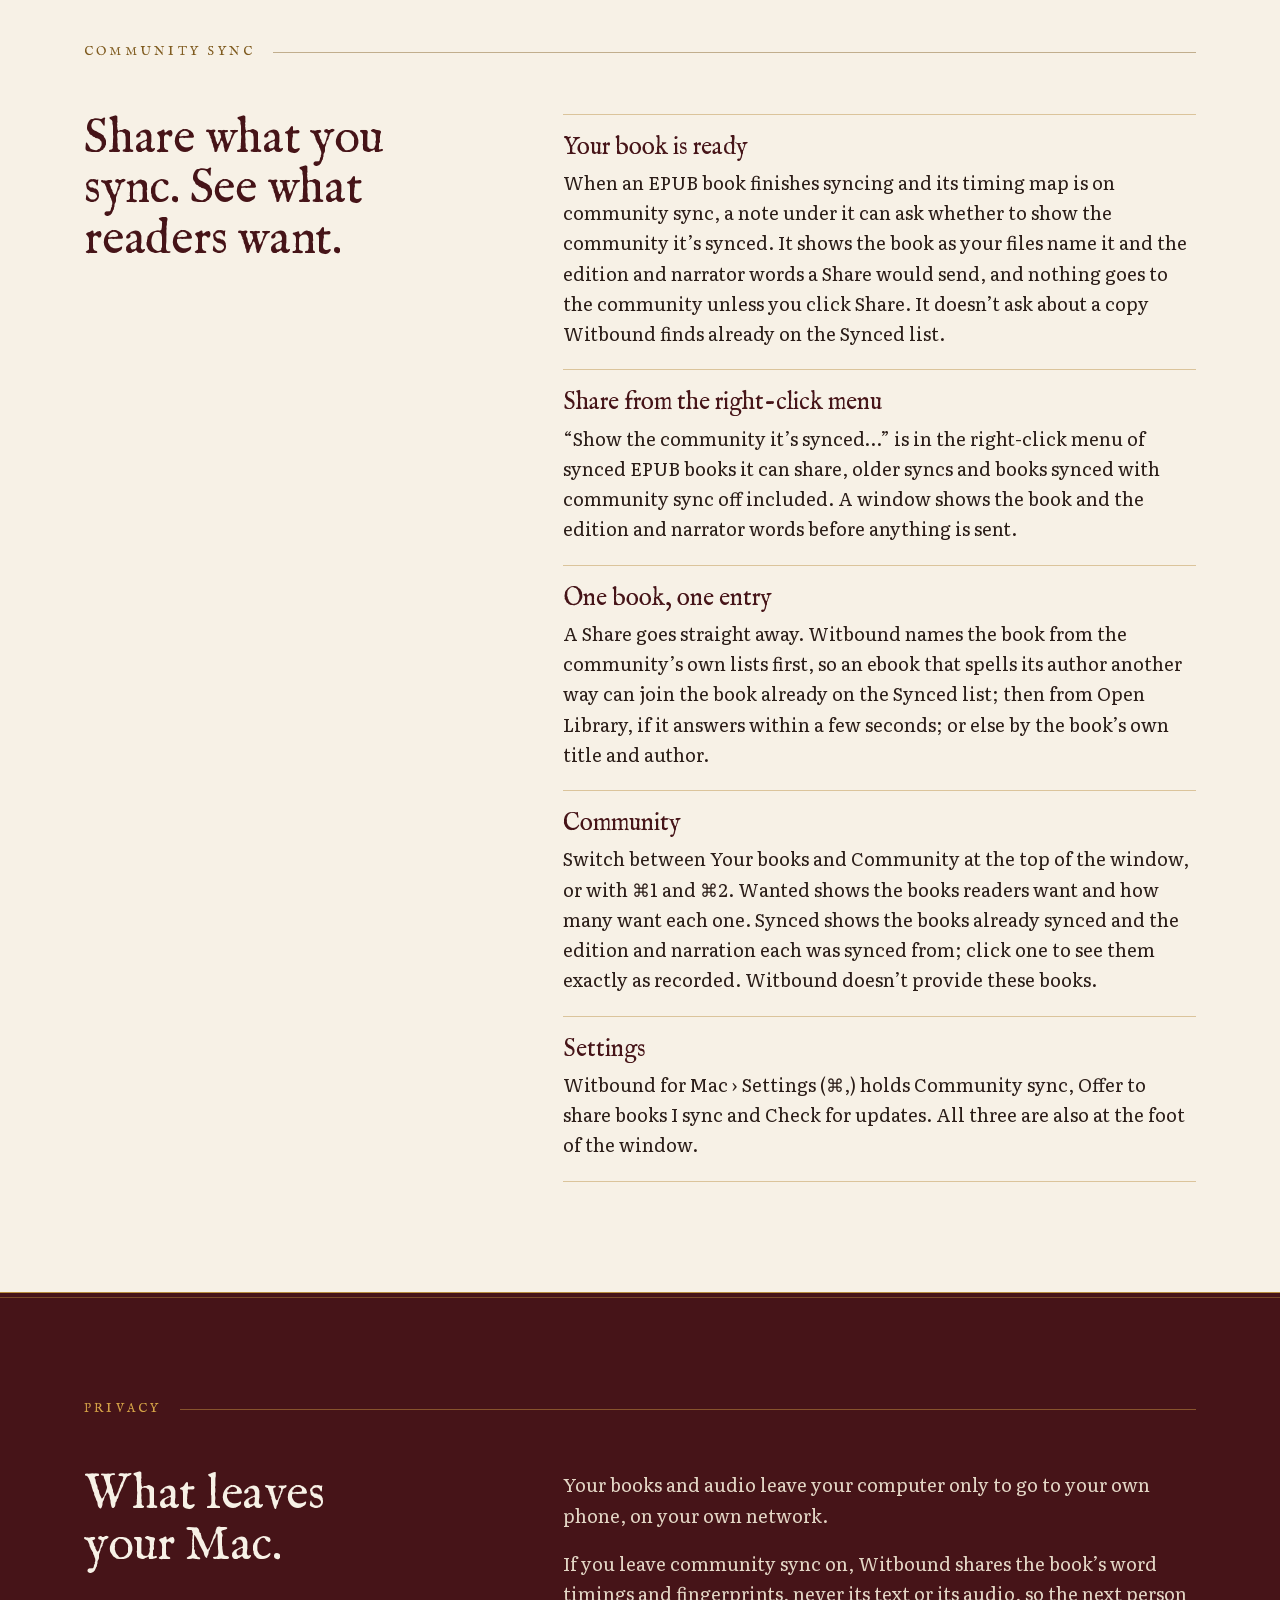
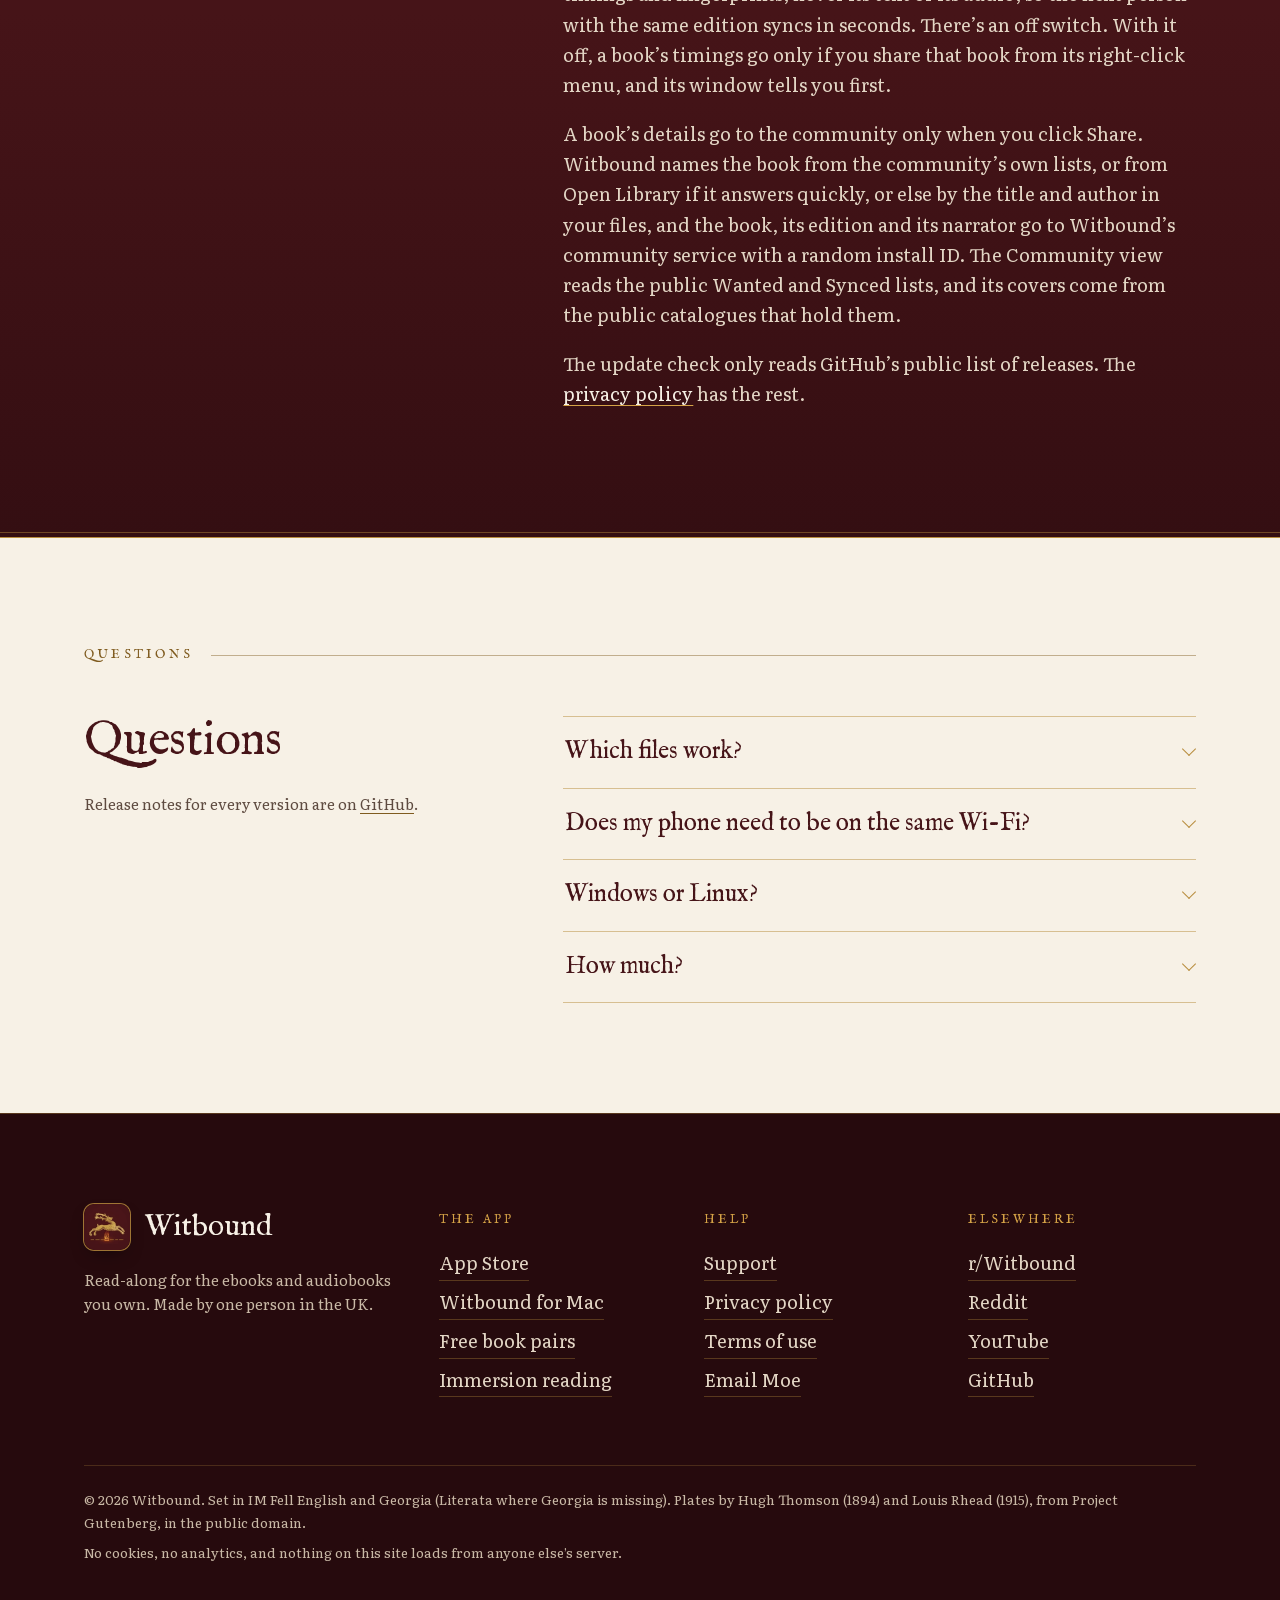
<file: mac.html>
<!doctype html>
<html lang="en">
<head>
<meta charset="utf-8">
<meta name="viewport" content="width=device-width, initial-scale=1">
<title>Witbound for Mac — sync a book on your Mac, send it to your phone</title>
<meta name="description" content="The free desktop companion for Witbound. Drop in an ebook and its audiobook, your Mac syncs them in minutes and sends the finished book to your iPhone or iPad over Wi-Fi, already synced.">
<link rel="canonical" href="https://witbound.co.uk/mac.html">
<meta name="theme-color" content="#461418">
<meta name="color-scheme" content="light">
<link rel="stylesheet" href="assets/css/site.css?v=redesign-a">
<link rel="icon" href="favicon.ico?v=1811" sizes="any">
<link rel="icon" href="assets/icon/favicon-32.png?v=1811" type="image/png" sizes="32x32">
<link rel="apple-touch-icon" href="assets/icon/apple-touch-icon.png?v=1811">
<script defer src="assets/js/site.js?v=redesign-a"></script>
</head>
<body>
<a class="wb-skip" href="#wb-main">Skip to the content</a>
<header class="wb-top">
    <div class="wb-top-in">
      <a class="wb-brand" href="./">
        <picture><source type="image/avif" srcset="assets/icon/icon-rounded-128.avif?v=1811"><img src="assets/icon/icon-rounded-128.webp?v=1811" width="46" height="46" alt=""></picture>
        <span class="wb-brand-name">Witbound</span>
      </a>
      <nav class="wb-nav" aria-label="Site"><a href="./#how">How it works</a><a href="mac.html" aria-current="page">Mac</a><a href="pairs.html">Free pairs</a><a href="support.html">Support</a></nav>
      <div class="wb-tools">
        <a class="wb-btn wb-btn-main wb-btn-small" href="https://apps.apple.com/app/id6795587495"><svg viewBox="0 0 24 24" fill="currentColor" aria-hidden="true" focusable="false"><path d="M16.5 1.4c.1 1-.3 2-1 2.8-.7.8-1.8 1.4-2.8 1.3-.1-1 .3-2 1-2.7.7-.8 1.9-1.4 2.8-1.4zM19.9 17c-.5 1.2-.8 1.7-1.4 2.7-.9 1.4-2.2 3.1-3.7 3.1-1.4 0-1.7-.9-3.6-.9s-2.3.9-3.6.9c-1.6 0-2.8-1.6-3.7-3C1.2 16.4.9 12 2.5 9.7c1.1-1.6 2.9-2.6 4.5-2.6 1.7 0 2.7 1 4.1 1 1.3 0 2.1-1 4.1-1 1.4 0 2.9.8 4 2.1-3.5 1.9-3 6.9.6 7.8z"/></svg>App Store</a>
        <details class="wb-menu">
          <summary>Menu</summary>
          <nav class="wb-menu-panel" aria-label="Site menu"><a href="./#how">How it works</a><a href="mac.html" aria-current="page">Mac</a><a href="pairs.html">Free pairs</a><a href="support.html">Support</a><a class="wb-btn wb-btn-main" href="https://apps.apple.com/app/id6795587495"><svg viewBox="0 0 24 24" fill="currentColor" aria-hidden="true" focusable="false"><path d="M16.5 1.4c.1 1-.3 2-1 2.8-.7.8-1.8 1.4-2.8 1.3-.1-1 .3-2 1-2.7.7-.8 1.9-1.4 2.8-1.4zM19.9 17c-.5 1.2-.8 1.7-1.4 2.7-.9 1.4-2.2 3.1-3.7 3.1-1.4 0-1.7-.9-3.6-.9s-2.3.9-3.6.9c-1.6 0-2.8-1.6-3.7-3C1.2 16.4.9 12 2.5 9.7c1.1-1.6 2.9-2.6 4.5-2.6 1.7 0 2.7 1 4.1 1 1.3 0 2.1-1 4.1-1 1.4 0 2.9.8 4 2.1-3.5 1.9-3 6.9.6 7.8z"/></svg>Get it on the App Store</a></nav>
        </details>
      </div>
    </div>
</header>
<main id="wb-main">

  <header class="wb-page-head">
    <div class="wb-head-grid">
      <div>
      <p class="wb-kicker">Free companion for Mac</p>
      <h1>Sync a book on your Mac. Send it to your phone, <span class="wb-band">already </span><span class="wb-band">synced.</span></h1>
      <p class="wb-lede">The first sync of a book is the slow part, and a phone takes its time. Your Mac does the same work in minutes, then hands the finished book to your iPhone or iPad over your own Wi-Fi. Open Witbound and it is there, ready to read along.</p>
      <div class="wb-actions">
        <a class="wb-btn wb-btn-main" href="https://github.com/grinzark/witbound-mac/releases/latest/download/Witbound-for-Mac.dmg"><svg viewBox="0 0 24 24" fill="none" stroke="currentColor" stroke-width="1.7" stroke-linecap="round" stroke-linejoin="round" aria-hidden="true" focusable="false"><rect x="4" y="5" width="16" height="11" rx="1.5"/><path d="M2 19h20"/></svg>Download for Mac</a>
        <a class="wb-btn wb-btn-alt" href="https://apps.apple.com/app/id6795587495"><svg viewBox="0 0 24 24" fill="currentColor" aria-hidden="true" focusable="false"><path d="M16.5 1.4c.1 1-.3 2-1 2.8-.7.8-1.8 1.4-2.8 1.3-.1-1 .3-2 1-2.7.7-.8 1.9-1.4 2.8-1.4zM19.9 17c-.5 1.2-.8 1.7-1.4 2.7-.9 1.4-2.2 3.1-3.7 3.1-1.4 0-1.7-.9-3.6-.9s-2.3.9-3.6.9c-1.6 0-2.8-1.6-3.7-3C1.2 16.4.9 12 2.5 9.7c1.1-1.6 2.9-2.6 4.5-2.6 1.7 0 2.7 1 4.1 1 1.3 0 2.1-1 4.1-1 1.4 0 2.9.8 4 2.1-3.5 1.9-3 6.9.6 7.8z"/></svg>Witbound for iPhone &amp; iPad</a>
      </div>
      <p class="wb-small">Free. Version 1.5.8, for macOS 26 or later on Apple silicon and Intel. Signed and notarised by Apple. You need the Witbound app on your iPhone or iPad to read the synced book.</p>
      </div>
      <figure class="wb-plate"><picture><source type="image/avif" srcset="assets/plates/rhead-1915-jolly-boat-gilt.avif"><img src="assets/plates/rhead-1915-jolly-boat-gilt.webp" width="760" height="520" fetchpriority="high" decoding="async" alt="Louis Rhead&#x27;s engraving of a rowing boat crossing to a ship at anchor, stamped in gold"></picture><figcaption>Louis Rhead, <cite>Treasure Island</cite>, 1915.</figcaption></figure>
    </div>
  </header>
<section class="wb-sig wb-sig-cream" aria-labelledby="wb-mac-how">
  <div class="wb-wrap">
    <p class="wb-rh">How it works</p>
    <div class="wb-chapter">
      <div class="wb-titles">
        <h2 class="wb-h2" id="wb-mac-how">Three steps, from your Mac to your phone.</h2>
      </div>
      <div class="wb-chapter-body">
        <ol class="wb-steps"><li><span class="wb-num" aria-hidden="true">i.</span><div><h3>Drop the files in</h3><p>An ebook (epub or PDF) and its audiobook (m4b, m4a or mp3). Single files or folders, and audiobooks in several parts.</p></div></li><li><span class="wb-num" aria-hidden="true">ii.</span><div><h3>Your Mac syncs them</h3><p>It goes through the narration once and lines every word up with the text. A long book takes minutes, not hours.</p></div></li><li><span class="wb-num" aria-hidden="true">iii.</span><div><h3>Send to your phone</h3><p>Your Mac and phone find each other on the same Wi-Fi. Every finished book has a gold Send button: one click, and the book lands in Witbound already synced. With no phone to send to, the button says why. Your iPhone or iPad shows how much of the book has arrived, picks up where it stopped if the Wi-Fi drops, and says what went wrong if it can&rsquo;t finish. Or click Save for iPhone to save the book as one file, copy it over by cable or AirDrop, and it can open in Witbound 1.9.5 or later already synced.</p></div></li></ol>
      </div>
    </div>
  </div>
</section>
<section class="wb-sig wb-sig-ox" aria-labelledby="wb-mac-lib">
  <div class="wb-wrap">
    <p class="wb-rh">Your library</p>
    <div class="wb-chapter">
      <div class="wb-titles">
        <h2 class="wb-h2" id="wb-mac-lib">Bring books from your own library.</h2>
      </div>
      <div class="wb-chapter-body">
        <dl class="wb-defs">
          <div><dt>Audiobookshelf</dt><dd>Browse your server for the audiobook.</dd></div>
          <div><dt>Calibre and OPDS</dt><dd>Find the ebook in Calibre, Grimmory, BookOrbit or any OPDS catalogue, with title and author suggestions. Grimmory can be searched and browsed by author, series or shelf, and you can type an address on its own, like 192.168.1.10:8080.</dd></div>
          <div><dt>Plex</dt><dd>Audiobook parts from your Plex library.</dd></div>
          <div><dt>Kindle files</dt><dd>DRM-free azw3 and mobi books convert through calibre, if you have it installed.</dd></div>
          <div><dt>Books in parts</dt><dd>Joined without re-encoding, and much faster since 1.5. A part that arrives incomplete stops the import and says which one.</dd></div>
          <div><dt>Your shelf</dt><dd>Books on an unplugged drive stay on the shelf. Removing a server book moves its files to the Trash.</dd></div>
          <div><dt>Dark Mode</dt><dd>Since 1.5.1 the app keeps its light look when your Mac is in Dark Mode, so every button, menu and field stays readable.</dd></div>
        </dl>
      </div>
    </div>
  </div>
</section>
<section class="wb-sig wb-sig-cream" aria-labelledby="wb-mac-community">
  <div class="wb-wrap">
    <p class="wb-rh">Community sync</p>
    <div class="wb-chapter">
      <div class="wb-titles">
        <h2 class="wb-h2" id="wb-mac-community">Share what you sync. See what readers want.</h2>
      </div>
      <div class="wb-chapter-body">
        <dl class="wb-defs">
          <div><dt>Your book is ready</dt><dd>When an EPUB book finishes syncing and its timing map is on community sync, a note under it can ask whether to show the community it&rsquo;s synced. It shows the book as your files name it and the edition and narrator words a Share would send, and nothing goes to the community unless you click Share. It doesn&rsquo;t ask about a copy Witbound finds already on the Synced list.</dd></div>
          <div><dt>Share from the right-click menu</dt><dd>&ldquo;Show the community it&rsquo;s synced&hellip;&rdquo; is in the right-click menu of synced EPUB books it can share, older syncs and books synced with community sync off included. A window shows the book and the edition and narrator words before anything is sent.</dd></div>
          <div><dt>One book, one entry</dt><dd>A Share goes straight away. Witbound names the book from the community&rsquo;s own lists first, so an ebook that spells its author another way can join the book already on the Synced list; then from Open Library, if it answers within a few seconds; or else by the book&rsquo;s own title and author.</dd></div>
          <div><dt>Community</dt><dd>Switch between Your books and Community at the top of the window, or with ⌘1 and ⌘2. Wanted shows the books readers want and how many want each one. Synced shows the books already synced and the edition and narration each was synced from; click one to see them exactly as recorded. Witbound doesn&rsquo;t provide these books.</dd></div>
          <div><dt>Settings</dt><dd>Witbound for Mac &rsaquo; Settings (⌘,) holds Community sync, Offer to share books I sync and Check for updates. All three are also at the foot of the window.</dd></div>
        </dl>
      </div>
    </div>
  </div>
</section>
<section class="wb-sig wb-sig-ox" aria-labelledby="wb-mac-leaves">
  <div class="wb-wrap">
    <p class="wb-rh">Privacy</p>
    <div class="wb-chapter">
      <div class="wb-titles">
        <h2 class="wb-h2" id="wb-mac-leaves">What leaves your Mac.</h2>
      </div>
      <div class="wb-chapter-body">
        <div class="wb-prose"><p>Your books and audio leave your computer only to go to your own phone, on your own network.</p>
          <p>If you leave community sync on, Witbound shares the book&rsquo;s word timings and fingerprints, never its text or its audio, so the next person with the same edition syncs in seconds. There&rsquo;s an off switch. With it off, a book&rsquo;s timings go only if you share that book from its right-click menu, and its window tells you first.</p>
          <p>A book&rsquo;s details go to the community only when you click Share. Witbound names the book from the community&rsquo;s own lists, or from Open Library if it answers quickly, or else by the title and author in your files, and the book, its edition and its narrator go to Witbound&rsquo;s community service with a random install ID. The Community view reads the public Wanted and Synced lists, and its covers come from the public catalogues that hold them.</p>
          <p>The update check only reads GitHub&rsquo;s public list of releases. The <a href="privacy.html">privacy policy</a> has the rest.</p></div>
      </div>
    </div>
  </div>
</section>
<section class="wb-sig wb-sig-cream" aria-labelledby="wb-mac-q">
  <div class="wb-wrap">
    <p class="wb-rh">Questions</p>
    <div class="wb-chapter">
      <div class="wb-titles">
        <h2 class="wb-h2" id="wb-mac-q">Questions</h2>
        <p class="wb-small wb-after-faq">Release notes for every version are on <a href="https://github.com/grinzark/witbound-mac/releases/latest">GitHub</a>.</p>
      </div>
      <div class="wb-chapter-body">
        <div class="wb-faq"><details><summary>Which files work?</summary><div class="wb-faq-a"><p>DRM-free only: Libro.fm, LibriVox, Standard Ebooks and Project Gutenberg. Audible and Kindle-store files are locked and will not open.</p></div></details>
        <details><summary>Does my phone need to be on the same Wi-Fi?</summary><div class="wb-faq-a"><p>Yes, for the one-click send. It works over VPNs and on Macs with both Ethernet and Wi-Fi. You can also AirDrop the same files to your iPhone and Witbound will pick up the sync.</p></div></details>
        <details><summary>Windows or Linux?</summary><div class="wb-faq-a"><p>Mac first. If you would use Witbound on Windows or Linux, email <a href="mailto:zarksided@gmail.com?subject=Witbound%20for%20Windows">zarksided@gmail.com</a> so I know.</p></div></details>
        <details><summary>How much?</summary><div class="wb-faq-a"><p>Free. Your first book on iPhone or iPad is free, and Witbound Plus unlocks every book, bought once. The Mac companion just makes it faster.</p></div></details></div>
      </div>
    </div>
  </div>
</section>
</main>
<footer class="wb-foot">
  <div class="wb-foot-in">
    <div class="wb-foot-brand">
      <picture class="wb-foot-tile"><source type="image/avif" srcset="assets/icon/icon-rounded-128.avif?v=1811"><img src="assets/icon/icon-rounded-128.webp?v=1811" width="46" height="46" alt="" loading="lazy" decoding="async"></picture>
      <p class="wb-foot-name">Witbound</p>
      <p>Read-along for the ebooks and audiobooks you own. Made by one person in the UK.</p>
    </div>
    <nav class="wb-foot-col" aria-labelledby="wb-foot-app">
      <h2 id="wb-foot-app">The app</h2>
      <ul>
        <li><a href="https://apps.apple.com/app/id6795587495">App Store</a></li>
        <li><a href="mac.html">Witbound for Mac</a></li>
        <li><a href="pairs.html">Free book pairs</a></li>
        <li><a href="immersion-reading.html">Immersion reading</a></li>
      </ul>
    </nav>
    <nav class="wb-foot-col" aria-labelledby="wb-foot-help">
      <h2 id="wb-foot-help">Help</h2>
      <ul>
        <li><a href="support.html">Support</a></li>
        <li><a href="privacy.html">Privacy policy</a></li>
        <li><a href="terms.html">Terms of use</a></li>
        <li><a href="mailto:zarksided@gmail.com">Email Moe</a></li>
      </ul>
    </nav>
    <nav class="wb-foot-col" aria-labelledby="wb-foot-else">
      <h2 id="wb-foot-else">Elsewhere</h2>
      <ul>
        <li><a href="https://www.reddit.com/r/Witbound/">r/Witbound</a></li>
        <li><a href="https://www.reddit.com/user/zarkside" rel="me">Reddit</a></li>
        <li><a href="https://www.youtube.com/channel/UCBlfBKVE_jqMJwwCNtO7BDg" rel="me">YouTube</a></li>
        <li><a href="https://github.com/grinzark/witbound-site" rel="me">GitHub</a></li>
      </ul>
    </nav>
  </div>
  <div class="wb-foot-small">
    <p>&copy; 2026 Witbound. Set in IM Fell English and Georgia (Literata where Georgia is missing). Plates by Hugh Thomson (1894) and Louis Rhead (1915), from Project Gutenberg, in the public domain.</p>
    <p>No cookies, no analytics, and nothing on this site loads from anyone else&rsquo;s server.</p>
  </div>
</footer>
</body>
</html>
</file>
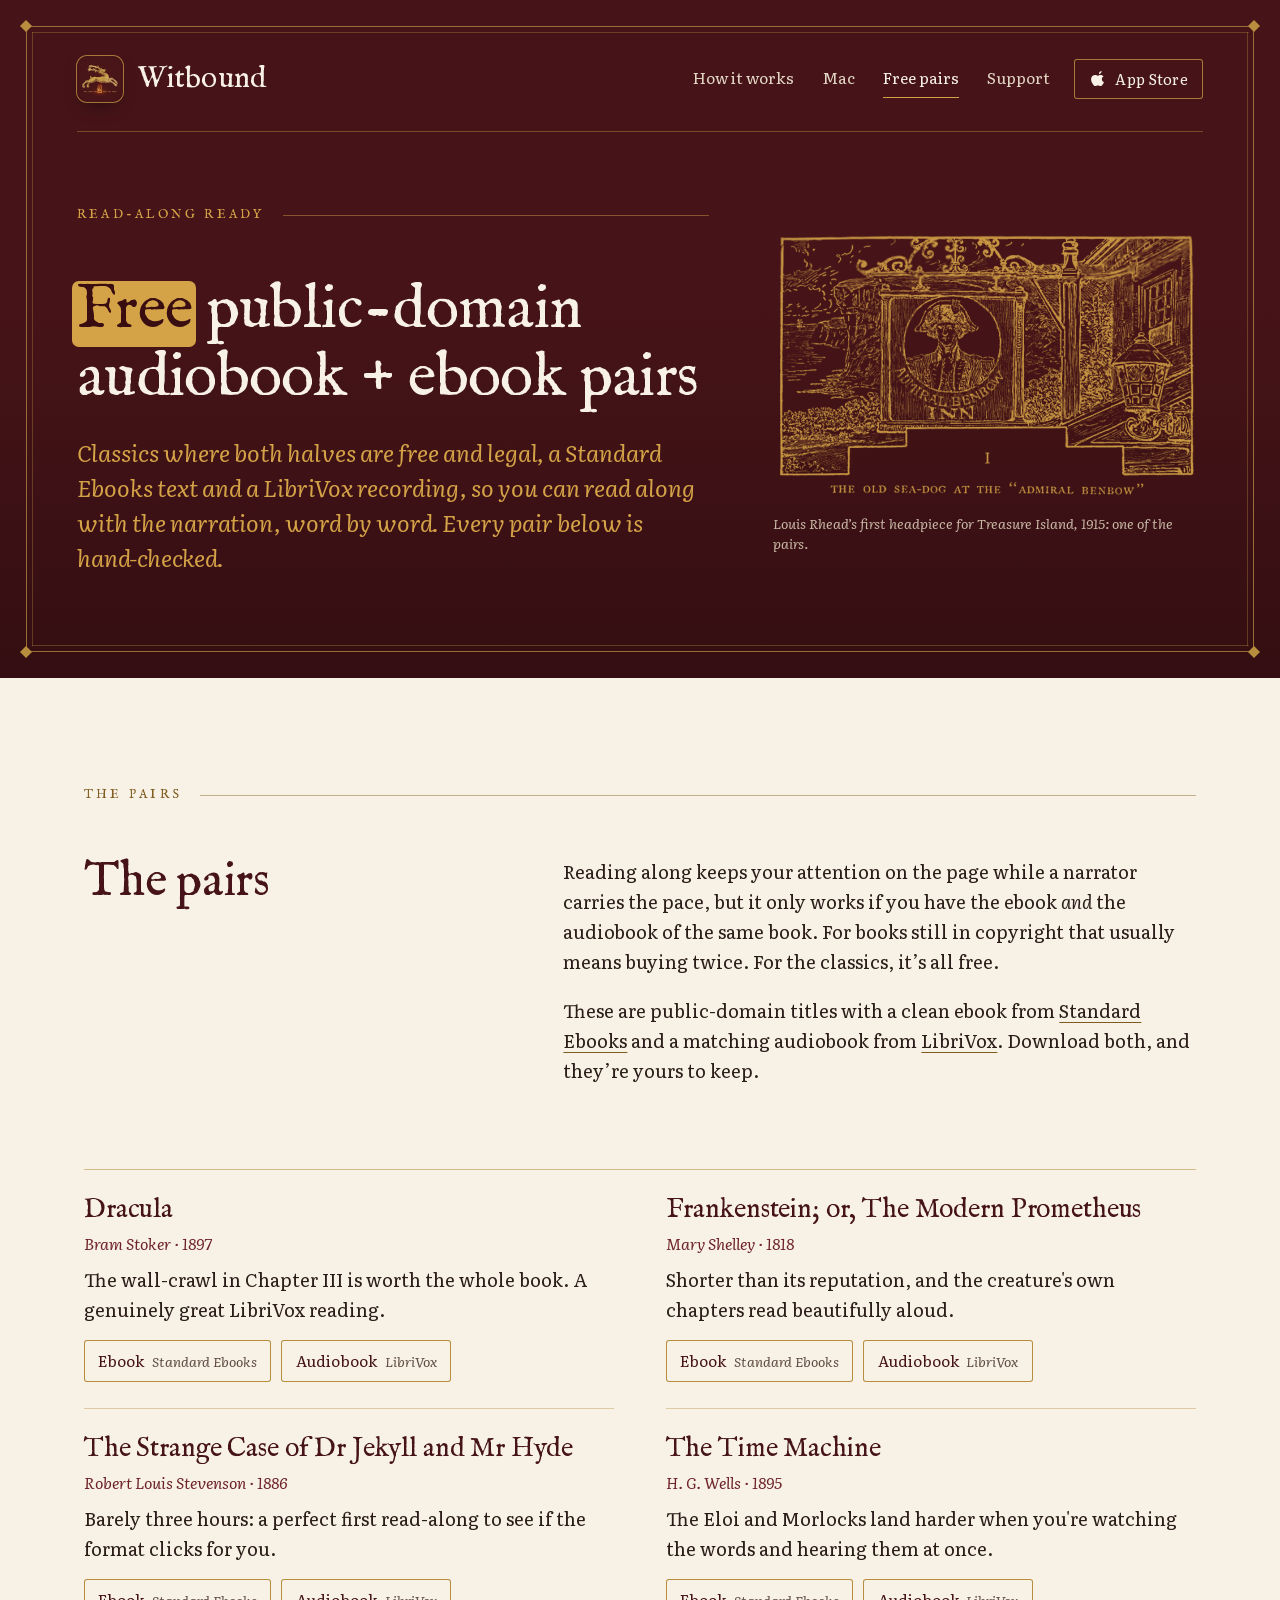
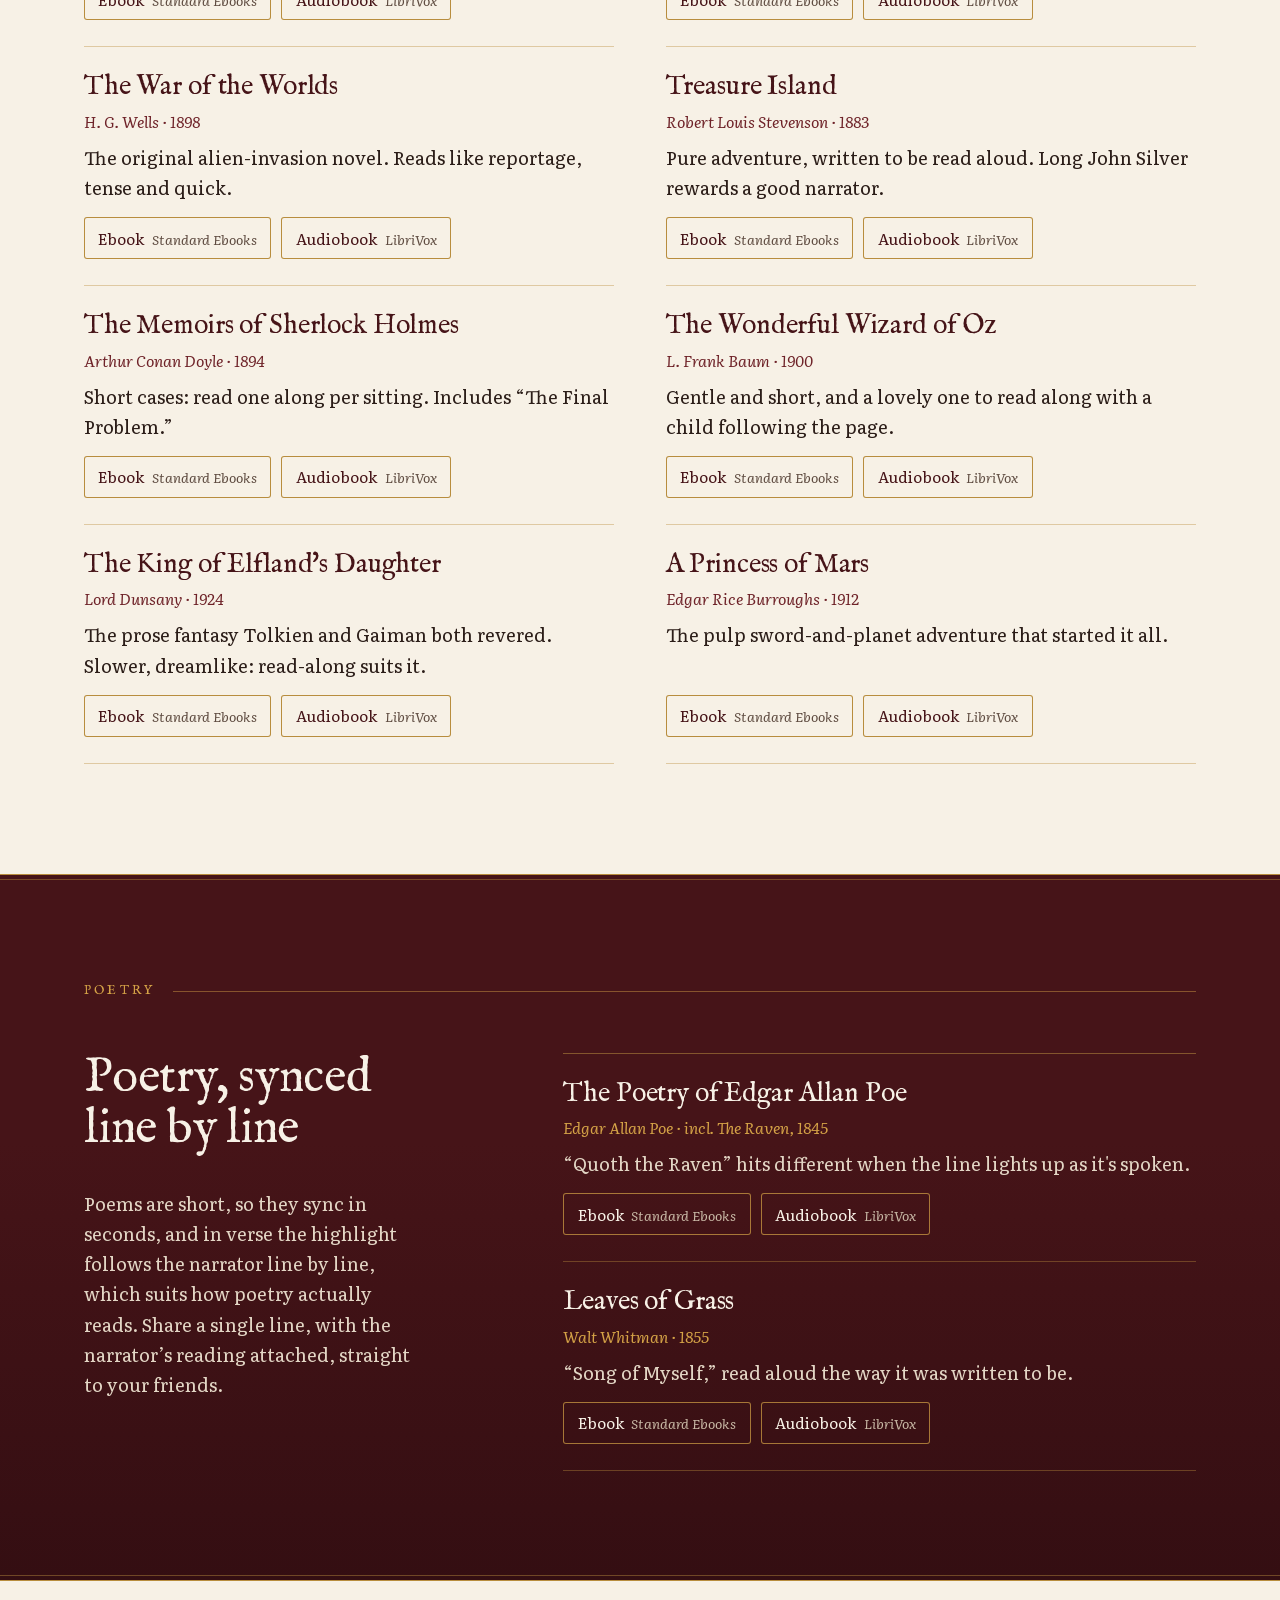
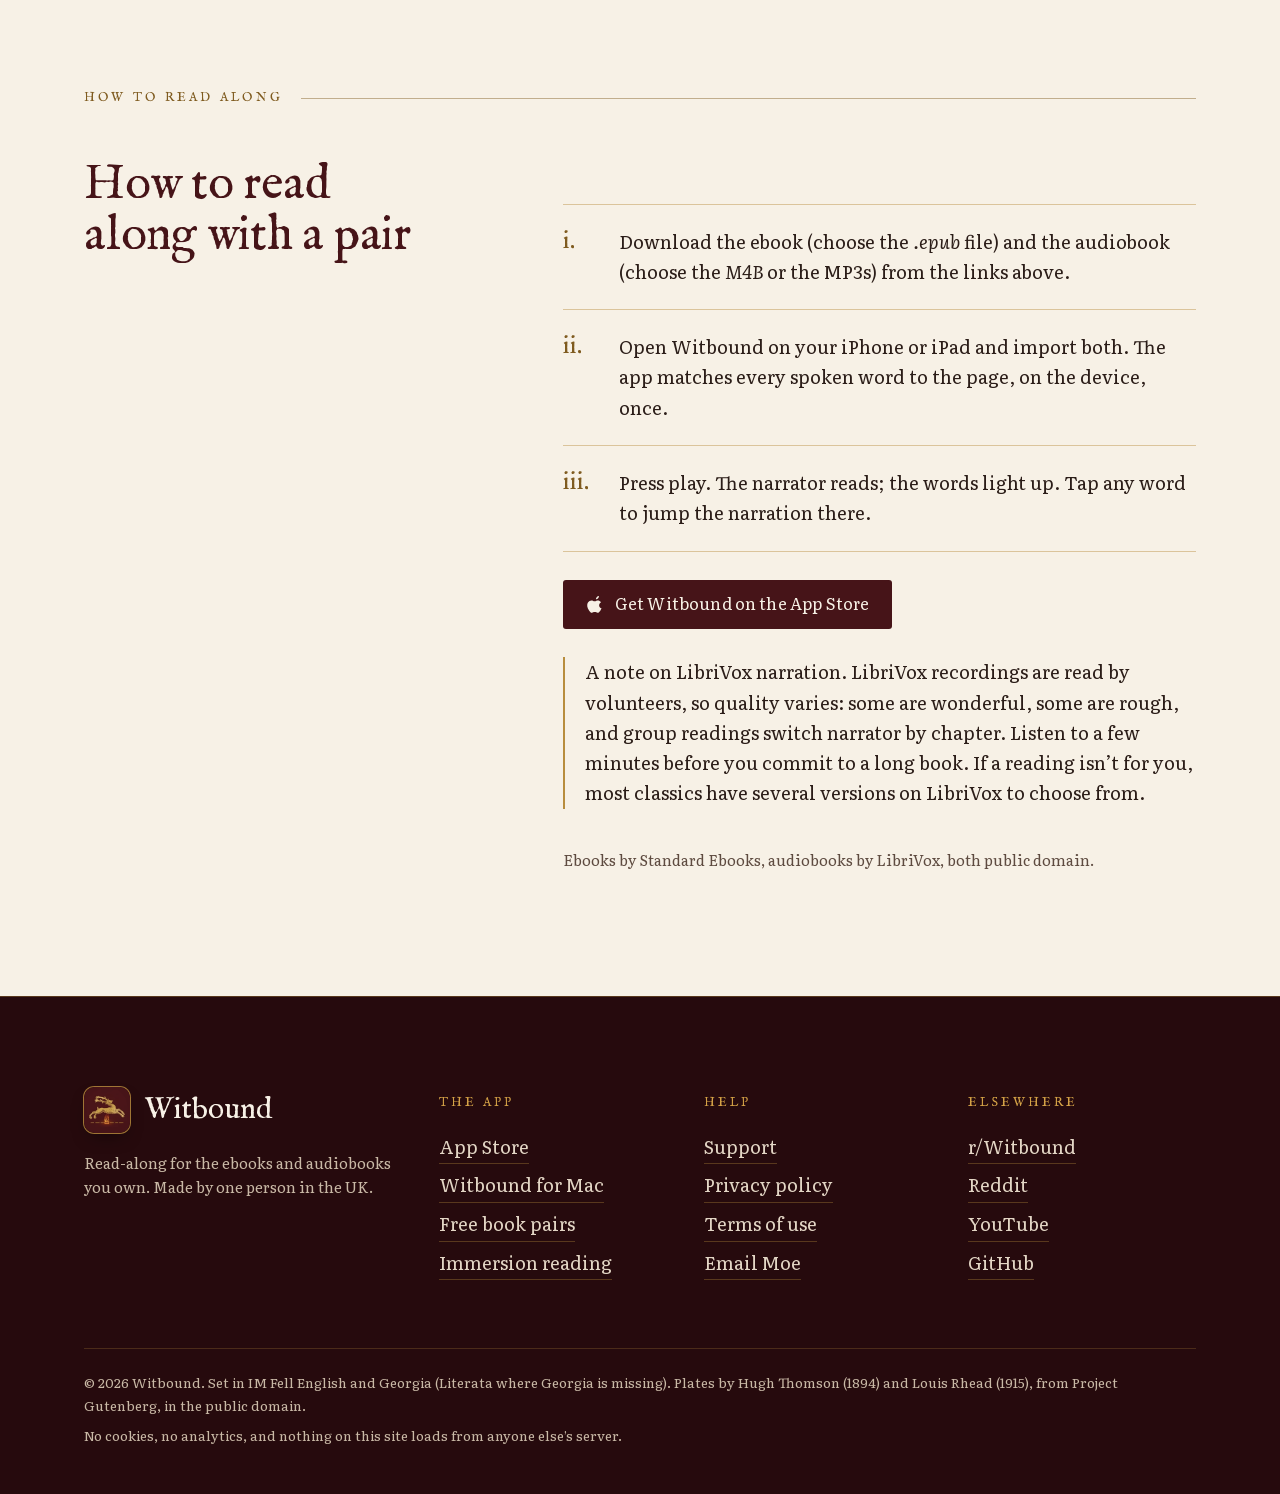
<file: pairs.html>
<!doctype html>
<html lang="en">
<head>
<meta charset="utf-8">
<meta name="viewport" content="width=device-width, initial-scale=1">
<title>Free public-domain audiobook + ebook pairs (read-along ready) — Witbound</title>
<meta name="description" content="A hand-checked list of free, public-domain classics where both the ebook and the audiobook exist legally — ready to read along with, word by word. Dracula, Frankenstein, Sherlock Holmes and more.">
<link rel="canonical" href="https://witbound.co.uk/pairs.html">
<meta name="theme-color" content="#461418">
<meta name="color-scheme" content="light">
<link rel="stylesheet" href="assets/css/site.css?v=redesign-a">
<link rel="icon" href="favicon.ico?v=1811" sizes="any">
<link rel="icon" href="assets/icon/favicon-32.png?v=1811" type="image/png" sizes="32x32">
<link rel="apple-touch-icon" href="assets/icon/apple-touch-icon.png?v=1811">
<meta property="og:title" content="Free public-domain audiobook + ebook pairs">
<meta property="og:description" content="Classics where the ebook and the audiobook are both free and legal — ready to read along with, word by word.">
<meta property="og:url" content="https://witbound.co.uk/pairs.html">
<meta property="og:type" content="website">
<meta property="og:image" content="https://witbound.co.uk/assets/icon/og-1200x630.png?v=1811">
<meta property="og:image:width" content="1200">
<meta property="og:image:height" content="630">
<meta property="og:image:alt" content="The Witbound icon, a gold stag leaping over a small flame on oxblood, beside the name Witbound">
<meta name="twitter:card" content="summary_large_image">
<script defer src="assets/js/site.js?v=redesign-a"></script>
</head>
<body>
<a class="wb-skip" href="#wb-main">Skip to the content</a>
<header class="wb-top">
    <div class="wb-top-in">
      <a class="wb-brand" href="./">
        <picture><source type="image/avif" srcset="assets/icon/icon-rounded-128.avif?v=1811"><img src="assets/icon/icon-rounded-128.webp?v=1811" width="46" height="46" alt=""></picture>
        <span class="wb-brand-name">Witbound</span>
      </a>
      <nav class="wb-nav" aria-label="Site"><a href="./#how">How it works</a><a href="mac.html">Mac</a><a href="pairs.html" aria-current="page">Free pairs</a><a href="support.html">Support</a></nav>
      <div class="wb-tools">
        <a class="wb-btn wb-btn-main wb-btn-small" href="https://apps.apple.com/app/id6795587495"><svg viewBox="0 0 24 24" fill="currentColor" aria-hidden="true" focusable="false"><path d="M16.5 1.4c.1 1-.3 2-1 2.8-.7.8-1.8 1.4-2.8 1.3-.1-1 .3-2 1-2.7.7-.8 1.9-1.4 2.8-1.4zM19.9 17c-.5 1.2-.8 1.7-1.4 2.7-.9 1.4-2.2 3.1-3.7 3.1-1.4 0-1.7-.9-3.6-.9s-2.3.9-3.6.9c-1.6 0-2.8-1.6-3.7-3C1.2 16.4.9 12 2.5 9.7c1.1-1.6 2.9-2.6 4.5-2.6 1.7 0 2.7 1 4.1 1 1.3 0 2.1-1 4.1-1 1.4 0 2.9.8 4 2.1-3.5 1.9-3 6.9.6 7.8z"/></svg>App Store</a>
        <details class="wb-menu">
          <summary>Menu</summary>
          <nav class="wb-menu-panel" aria-label="Site menu"><a href="./#how">How it works</a><a href="mac.html">Mac</a><a href="pairs.html" aria-current="page">Free pairs</a><a href="support.html">Support</a><a class="wb-btn wb-btn-main" href="https://apps.apple.com/app/id6795587495"><svg viewBox="0 0 24 24" fill="currentColor" aria-hidden="true" focusable="false"><path d="M16.5 1.4c.1 1-.3 2-1 2.8-.7.8-1.8 1.4-2.8 1.3-.1-1 .3-2 1-2.7.7-.8 1.9-1.4 2.8-1.4zM19.9 17c-.5 1.2-.8 1.7-1.4 2.7-.9 1.4-2.2 3.1-3.7 3.1-1.4 0-1.7-.9-3.6-.9s-2.3.9-3.6.9c-1.6 0-2.8-1.6-3.7-3C1.2 16.4.9 12 2.5 9.7c1.1-1.6 2.9-2.6 4.5-2.6 1.7 0 2.7 1 4.1 1 1.3 0 2.1-1 4.1-1 1.4 0 2.9.8 4 2.1-3.5 1.9-3 6.9.6 7.8z"/></svg>Get it on the App Store</a></nav>
        </details>
      </div>
    </div>
</header>
<main id="wb-main">

  <header class="wb-page-head">
    <div class="wb-head-grid">
      <div>
      <p class="wb-kicker">Read-along ready</p>
      <h1><span class="wb-band">Free</span> public-domain audiobook&nbsp;+ ebook pairs</h1>
      <p class="wb-lede">Classics where <em>both</em> halves are free and legal, a Standard Ebooks text and a LibriVox recording, so you can read along with the narration, word by word. Every pair below is hand-checked.</p>
      </div>
      <figure class="wb-plate"><picture><source type="image/avif" srcset="assets/plates/rhead-1915-admiral-benbow-gilt.avif"><img src="assets/plates/rhead-1915-admiral-benbow-gilt.webp" width="760" height="475" fetchpriority="high" decoding="async" alt="Louis Rhead&#x27;s headpiece of the Admiral Benbow inn&#x27;s painted sign hanging over the cliffs, stamped in gold"></picture><figcaption>Louis Rhead&rsquo;s first headpiece for <cite>Treasure Island</cite>, 1915: one of the pairs.</figcaption></figure>
    </div>
  </header>
<section class="wb-sig wb-sig-cream" aria-labelledby="wb-the-pairs">
  <div class="wb-wrap">
    <p class="wb-rh">The pairs</p>
    <div class="wb-chapter">
      <div class="wb-titles">
        <h2 class="wb-h2" id="wb-the-pairs">The pairs</h2>
      </div>
      <div class="wb-chapter-body wb-prose">
      <p>Reading along keeps your attention on the page while a narrator carries the pace, but it only works if you have the ebook <em>and</em> the audiobook of the same book. For books still in copyright that usually means buying twice. For the classics, it&rsquo;s all free.</p>
      <p>These are public-domain titles with a clean ebook from <a href="https://standardebooks.org">Standard Ebooks</a> and a matching audiobook from <a href="https://librivox.org">LibriVox</a>. Download both, and they&rsquo;re yours to keep.</p>
      </div>
    </div>
    <ul class="wb-pairs" style="margin-top:clamp(40px,5vw,64px)">
        <li class="wb-pair"><div><h3>Dracula</h3><p class="wb-pair-by">Bram Stoker · 1897</p><p class="wb-pair-hook">The wall-crawl in Chapter III is worth the whole book. A genuinely great LibriVox reading.</p></div><ul class="wb-pair-links"><li><a href="https://standardebooks.org/ebooks/bram-stoker/dracula">Ebook <span>Standard Ebooks</span></a></li><li><a href="https://archive.org/details/dracula_librivox">Audiobook <span>LibriVox</span></a></li></ul></li><li class="wb-pair"><div><h3>Frankenstein; or, The Modern Prometheus</h3><p class="wb-pair-by">Mary Shelley · 1818</p><p class="wb-pair-hook">Shorter than its reputation, and the creature's own chapters read beautifully aloud.</p></div><ul class="wb-pair-links"><li><a href="https://standardebooks.org/ebooks/mary-shelley/frankenstein">Ebook <span>Standard Ebooks</span></a></li><li><a href="https://archive.org/details/frankenstein_cs_librivox">Audiobook <span>LibriVox</span></a></li></ul></li><li class="wb-pair"><div><h3>The Strange Case of Dr Jekyll and Mr Hyde</h3><p class="wb-pair-by">Robert Louis Stevenson · 1886</p><p class="wb-pair-hook">Barely three hours: a perfect first read-along to see if the format clicks for you.</p></div><ul class="wb-pair-links"><li><a href="https://standardebooks.org/ebooks/robert-louis-stevenson/the-strange-case-of-dr-jekyll-and-mr-hyde">Ebook <span>Standard Ebooks</span></a></li><li><a href="https://archive.org/details/jekyll_and_hyde_librivox">Audiobook <span>LibriVox</span></a></li></ul></li><li class="wb-pair"><div><h3>The Time Machine</h3><p class="wb-pair-by">H. G. Wells · 1895</p><p class="wb-pair-hook">The Eloi and Morlocks land harder when you're watching the words and hearing them at once.</p></div><ul class="wb-pair-links"><li><a href="https://standardebooks.org/ebooks/h-g-wells/the-time-machine">Ebook <span>Standard Ebooks</span></a></li><li><a href="https://archive.org/details/time_machine_v6_2008_librivox">Audiobook <span>LibriVox</span></a></li></ul></li><li class="wb-pair"><div><h3>The War of the Worlds</h3><p class="wb-pair-by">H. G. Wells · 1898</p><p class="wb-pair-hook">The original alien-invasion novel. Reads like reportage, tense and quick.</p></div><ul class="wb-pair-links"><li><a href="https://standardebooks.org/ebooks/h-g-wells/the-war-of-the-worlds">Ebook <span>Standard Ebooks</span></a></li><li><a href="https://archive.org/details/waroftheworlds_ver3_1710_librivox">Audiobook <span>LibriVox</span></a></li></ul></li><li class="wb-pair"><div><h3>Treasure Island</h3><p class="wb-pair-by">Robert Louis Stevenson · 1883</p><p class="wb-pair-hook">Pure adventure, written to be read aloud. Long John Silver rewards a good narrator.</p></div><ul class="wb-pair-links"><li><a href="https://standardebooks.org/ebooks/robert-louis-stevenson/treasure-island">Ebook <span>Standard Ebooks</span></a></li><li><a href="https://archive.org/details/treasureisland_librivox">Audiobook <span>LibriVox</span></a></li></ul></li><li class="wb-pair"><div><h3>The Memoirs of Sherlock Holmes</h3><p class="wb-pair-by">Arthur Conan Doyle · 1894</p><p class="wb-pair-hook">Short cases: read one along per sitting. Includes “The Final Problem.”</p></div><ul class="wb-pair-links"><li><a href="https://standardebooks.org/ebooks/arthur-conan-doyle/the-memoirs-of-sherlock-holmes">Ebook <span>Standard Ebooks</span></a></li><li><a href="https://archive.org/details/memoirsofsherlockholmesv3_1502_librivox">Audiobook <span>LibriVox</span></a></li></ul></li><li class="wb-pair"><div><h3>The Wonderful Wizard of Oz</h3><p class="wb-pair-by">L. Frank Baum · 1900</p><p class="wb-pair-hook">Gentle and short, and a lovely one to read along with a child following the page.</p></div><ul class="wb-pair-links"><li><a href="https://standardebooks.org/ebooks/l-frank-baum/the-wonderful-wizard-of-oz">Ebook <span>Standard Ebooks</span></a></li><li><a href="https://archive.org/details/wonderful_wizard_of_oz_version_9_2308_librivox">Audiobook <span>LibriVox</span></a></li></ul></li><li class="wb-pair"><div><h3>The King of Elfland's Daughter</h3><p class="wb-pair-by">Lord Dunsany · 1924</p><p class="wb-pair-hook">The prose fantasy Tolkien and Gaiman both revered. Slower, dreamlike: read-along suits it.</p></div><ul class="wb-pair-links"><li><a href="https://standardebooks.org/ebooks/lord-dunsany/the-king-of-elflands-daughter">Ebook <span>Standard Ebooks</span></a></li><li><a href="https://archive.org/details/kingelflandsdaughterver2_2603_librivox">Audiobook <span>LibriVox</span></a></li></ul></li><li class="wb-pair"><div><h3>A Princess of Mars</h3><p class="wb-pair-by">Edgar Rice Burroughs · 1912</p><p class="wb-pair-hook">The pulp sword-and-planet adventure that started it all.</p></div><ul class="wb-pair-links"><li><a href="https://standardebooks.org/ebooks/edgar-rice-burroughs/a-princess-of-mars">Ebook <span>Standard Ebooks</span></a></li><li><a href="https://archive.org/details/princess_of_mars_librivox">Audiobook <span>LibriVox</span></a></li></ul></li>
    </ul>
  </div>
</section>
<section class="wb-sig wb-sig-ox wb-poems" aria-labelledby="wb-poetry">
  <div class="wb-wrap">
    <p class="wb-rh">Poetry</p>
    <div class="wb-chapter">
      <div class="wb-titles">
        <h2 class="wb-h2" id="wb-poetry">Poetry, synced line by line</h2>
        <p class="wb-gap">Poems are short, so they sync in seconds, and in verse the highlight follows the narrator line by line, which suits how poetry actually reads. Share a single line, with the narrator&rsquo;s reading attached, straight to your friends.</p>
      </div>
      <div class="wb-chapter-body">
        <ul class="wb-pairs wb-pairs-one"><li class="wb-pair"><div><h3>The Poetry of Edgar Allan Poe</h3><p class="wb-pair-by">Edgar Allan Poe · incl. The Raven, 1845</p><p class="wb-pair-hook">“Quoth the Raven” hits different when the line lights up as it's spoken.</p></div><ul class="wb-pair-links"><li><a href="https://standardebooks.org/ebooks/edgar-allan-poe/poetry">Ebook <span>Standard Ebooks</span></a></li><li><a href="https://archive.org/details/poeraven_vol4_1308_librivox">Audiobook <span>LibriVox</span></a></li></ul></li><li class="wb-pair"><div><h3>Leaves of Grass</h3><p class="wb-pair-by">Walt Whitman · 1855</p><p class="wb-pair-hook">“Song of Myself,” read aloud the way it was written to be.</p></div><ul class="wb-pair-links"><li><a href="https://standardebooks.org/ebooks/walt-whitman/leaves-of-grass">Ebook <span>Standard Ebooks</span></a></li><li><a href="https://archive.org/details/leaves_of_grass_librivox">Audiobook <span>LibriVox</span></a></li></ul></li></ul>
      </div>
    </div>
  </div>
</section>
<section class="wb-sig wb-sig-cream" aria-labelledby="wb-howto">
  <div class="wb-wrap">
    <p class="wb-rh">How to read along</p>
    <div class="wb-chapter">
      <div class="wb-titles">
        <h2 class="wb-h2" id="wb-howto">How to read along with a pair</h2>
      </div>
      <div class="wb-chapter-body">
        <ol class="wb-steps"><li><span class="wb-num" aria-hidden="true">i.</span><div><p>Download the <strong>ebook</strong> (choose the <em>.epub</em> file) and the <strong>audiobook</strong> (choose the <em>M4B</em> or the MP3s) from the links above.</p></div></li><li><span class="wb-num" aria-hidden="true">ii.</span><div><p>Open <strong>Witbound</strong> on your iPhone or iPad and import both. The app matches every spoken word to the page, on the device, once.</p></div></li><li><span class="wb-num" aria-hidden="true">iii.</span><div><p>Press play. The narrator reads; the words light up. Tap any word to jump the narration there.</p></div></li></ol><div class="wb-actions" style="margin-top:28px"><a class="wb-btn wb-btn-main" href="https://apps.apple.com/app/id6795587495"><svg viewBox="0 0 24 24" fill="currentColor" aria-hidden="true" focusable="false"><path d="M16.5 1.4c.1 1-.3 2-1 2.8-.7.8-1.8 1.4-2.8 1.3-.1-1 .3-2 1-2.7.7-.8 1.9-1.4 2.8-1.4zM19.9 17c-.5 1.2-.8 1.7-1.4 2.7-.9 1.4-2.2 3.1-3.7 3.1-1.4 0-1.7-.9-3.6-.9s-2.3.9-3.6.9c-1.6 0-2.8-1.6-3.7-3C1.2 16.4.9 12 2.5 9.7c1.1-1.6 2.9-2.6 4.5-2.6 1.7 0 2.7 1 4.1 1 1.3 0 2.1-1 4.1-1 1.4 0 2.9.8 4 2.1-3.5 1.9-3 6.9.6 7.8z"/></svg>Get Witbound on the App Store</a></div><div class="wb-aside"><p><strong>A note on LibriVox narration.</strong> LibriVox recordings are read by volunteers, so quality varies: some are wonderful, some are rough, and group readings switch narrator by chapter. Listen to a few minutes before you commit to a long book. If a reading isn&rsquo;t for you, most classics have several versions on LibriVox to choose from.</p></div><p class="wb-small" style="margin-top:40px">Ebooks by Standard Ebooks, audiobooks by LibriVox, both public domain.</p>
      </div>
    </div>
  </div>
</section>
</main>
<footer class="wb-foot">
  <div class="wb-foot-in">
    <div class="wb-foot-brand">
      <picture class="wb-foot-tile"><source type="image/avif" srcset="assets/icon/icon-rounded-128.avif?v=1811"><img src="assets/icon/icon-rounded-128.webp?v=1811" width="46" height="46" alt="" loading="lazy" decoding="async"></picture>
      <p class="wb-foot-name">Witbound</p>
      <p>Read-along for the ebooks and audiobooks you own. Made by one person in the UK.</p>
    </div>
    <nav class="wb-foot-col" aria-labelledby="wb-foot-app">
      <h2 id="wb-foot-app">The app</h2>
      <ul>
        <li><a href="https://apps.apple.com/app/id6795587495">App Store</a></li>
        <li><a href="mac.html">Witbound for Mac</a></li>
        <li><a href="pairs.html">Free book pairs</a></li>
        <li><a href="immersion-reading.html">Immersion reading</a></li>
      </ul>
    </nav>
    <nav class="wb-foot-col" aria-labelledby="wb-foot-help">
      <h2 id="wb-foot-help">Help</h2>
      <ul>
        <li><a href="support.html">Support</a></li>
        <li><a href="privacy.html">Privacy policy</a></li>
        <li><a href="terms.html">Terms of use</a></li>
        <li><a href="mailto:zarksided@gmail.com">Email Moe</a></li>
      </ul>
    </nav>
    <nav class="wb-foot-col" aria-labelledby="wb-foot-else">
      <h2 id="wb-foot-else">Elsewhere</h2>
      <ul>
        <li><a href="https://www.reddit.com/r/Witbound/">r/Witbound</a></li>
        <li><a href="https://www.reddit.com/user/zarkside" rel="me">Reddit</a></li>
        <li><a href="https://www.youtube.com/channel/UCBlfBKVE_jqMJwwCNtO7BDg" rel="me">YouTube</a></li>
        <li><a href="https://github.com/grinzark/witbound-site" rel="me">GitHub</a></li>
      </ul>
    </nav>
  </div>
  <div class="wb-foot-small">
    <p>&copy; 2026 Witbound. Set in IM Fell English and Georgia (Literata where Georgia is missing). Plates by Hugh Thomson (1894) and Louis Rhead (1915), from Project Gutenberg, in the public domain.</p>
    <p>No cookies, no analytics, and nothing on this site loads from anyone else&rsquo;s server.</p>
  </div>
</footer>
</body>
</html>
</file>
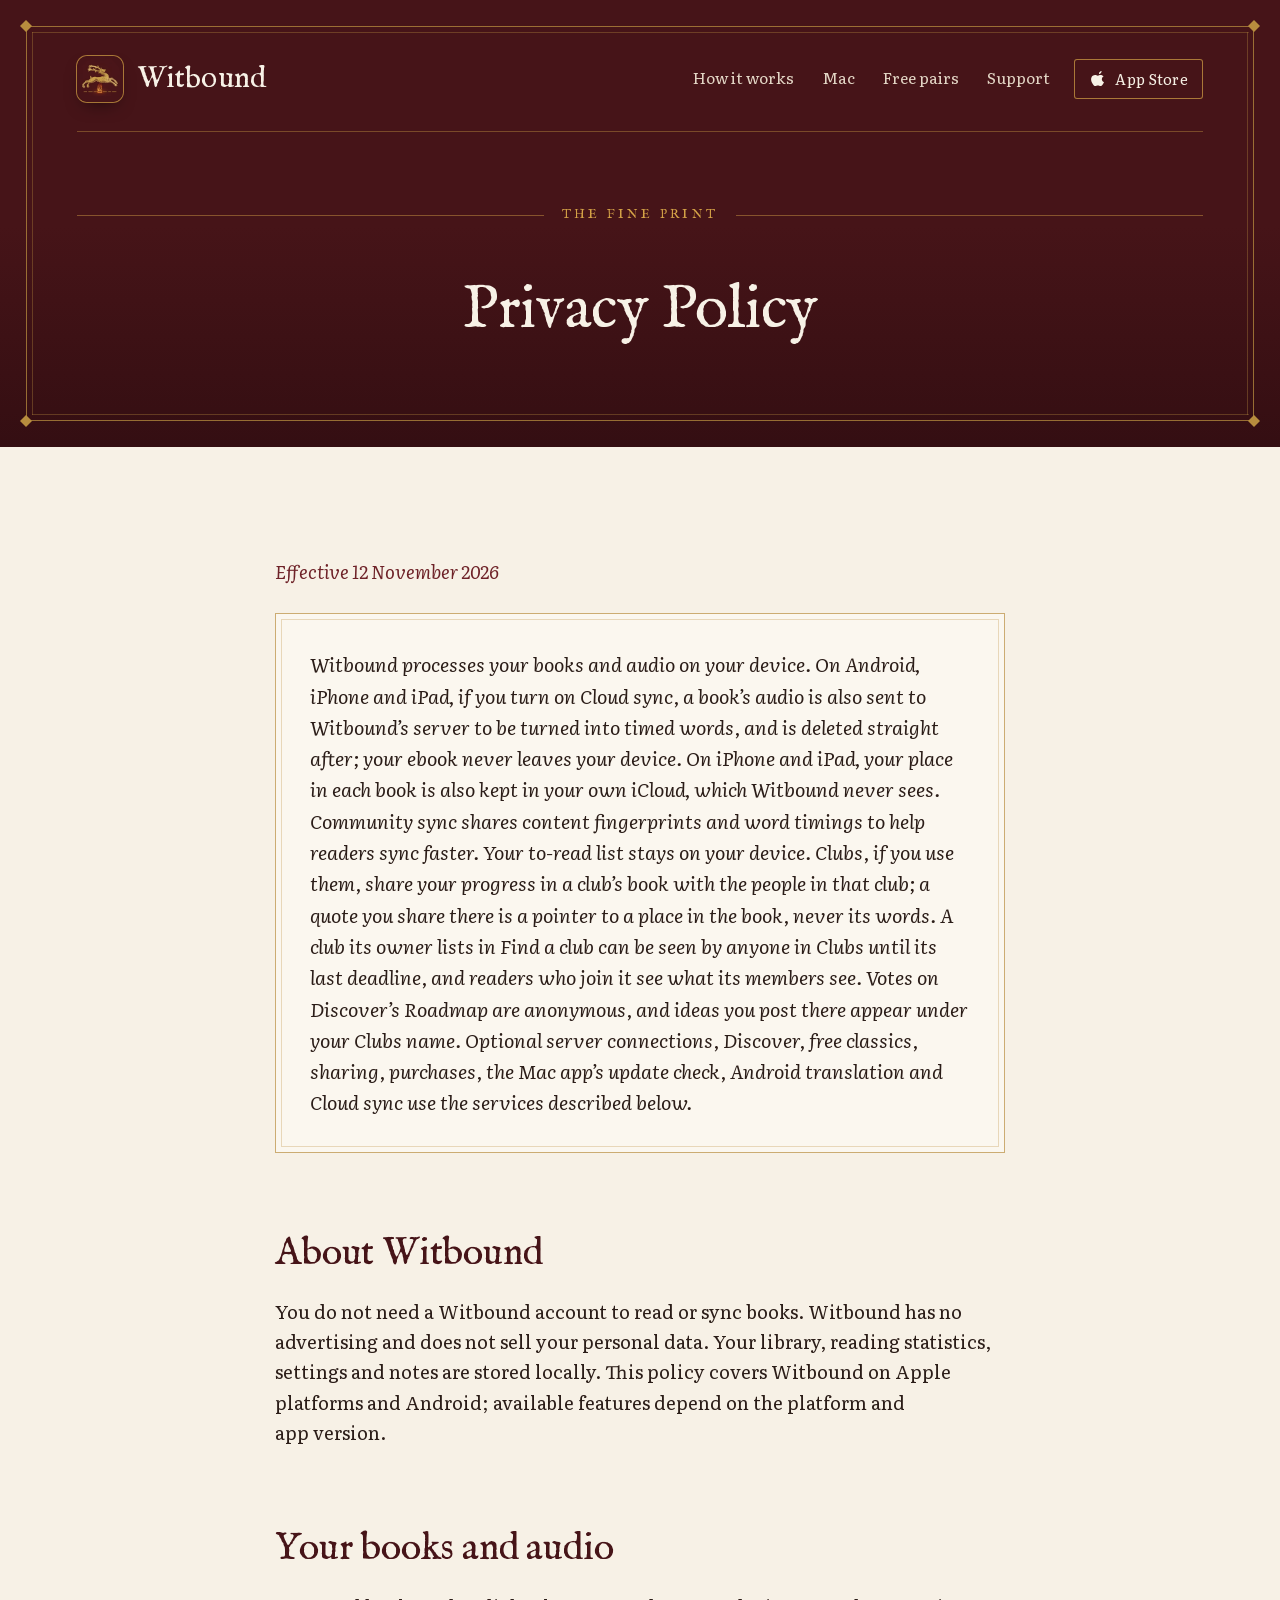
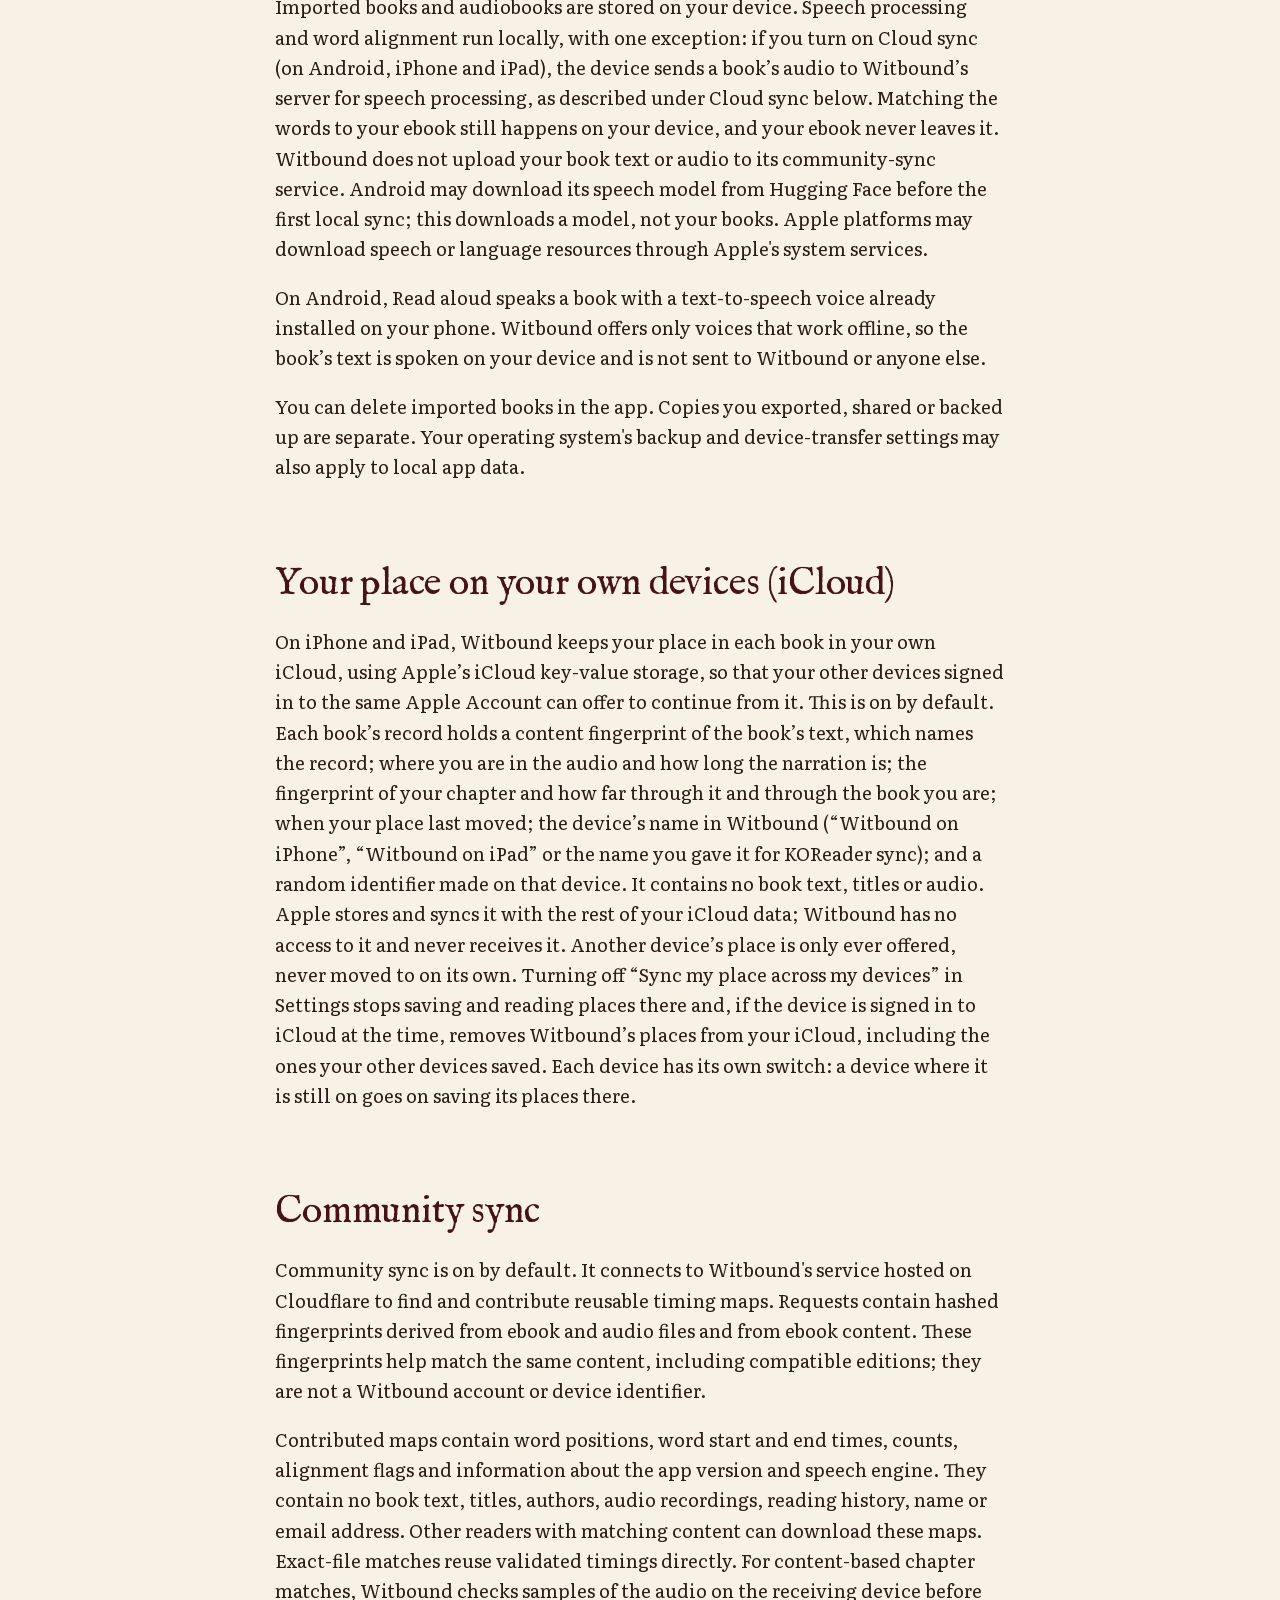
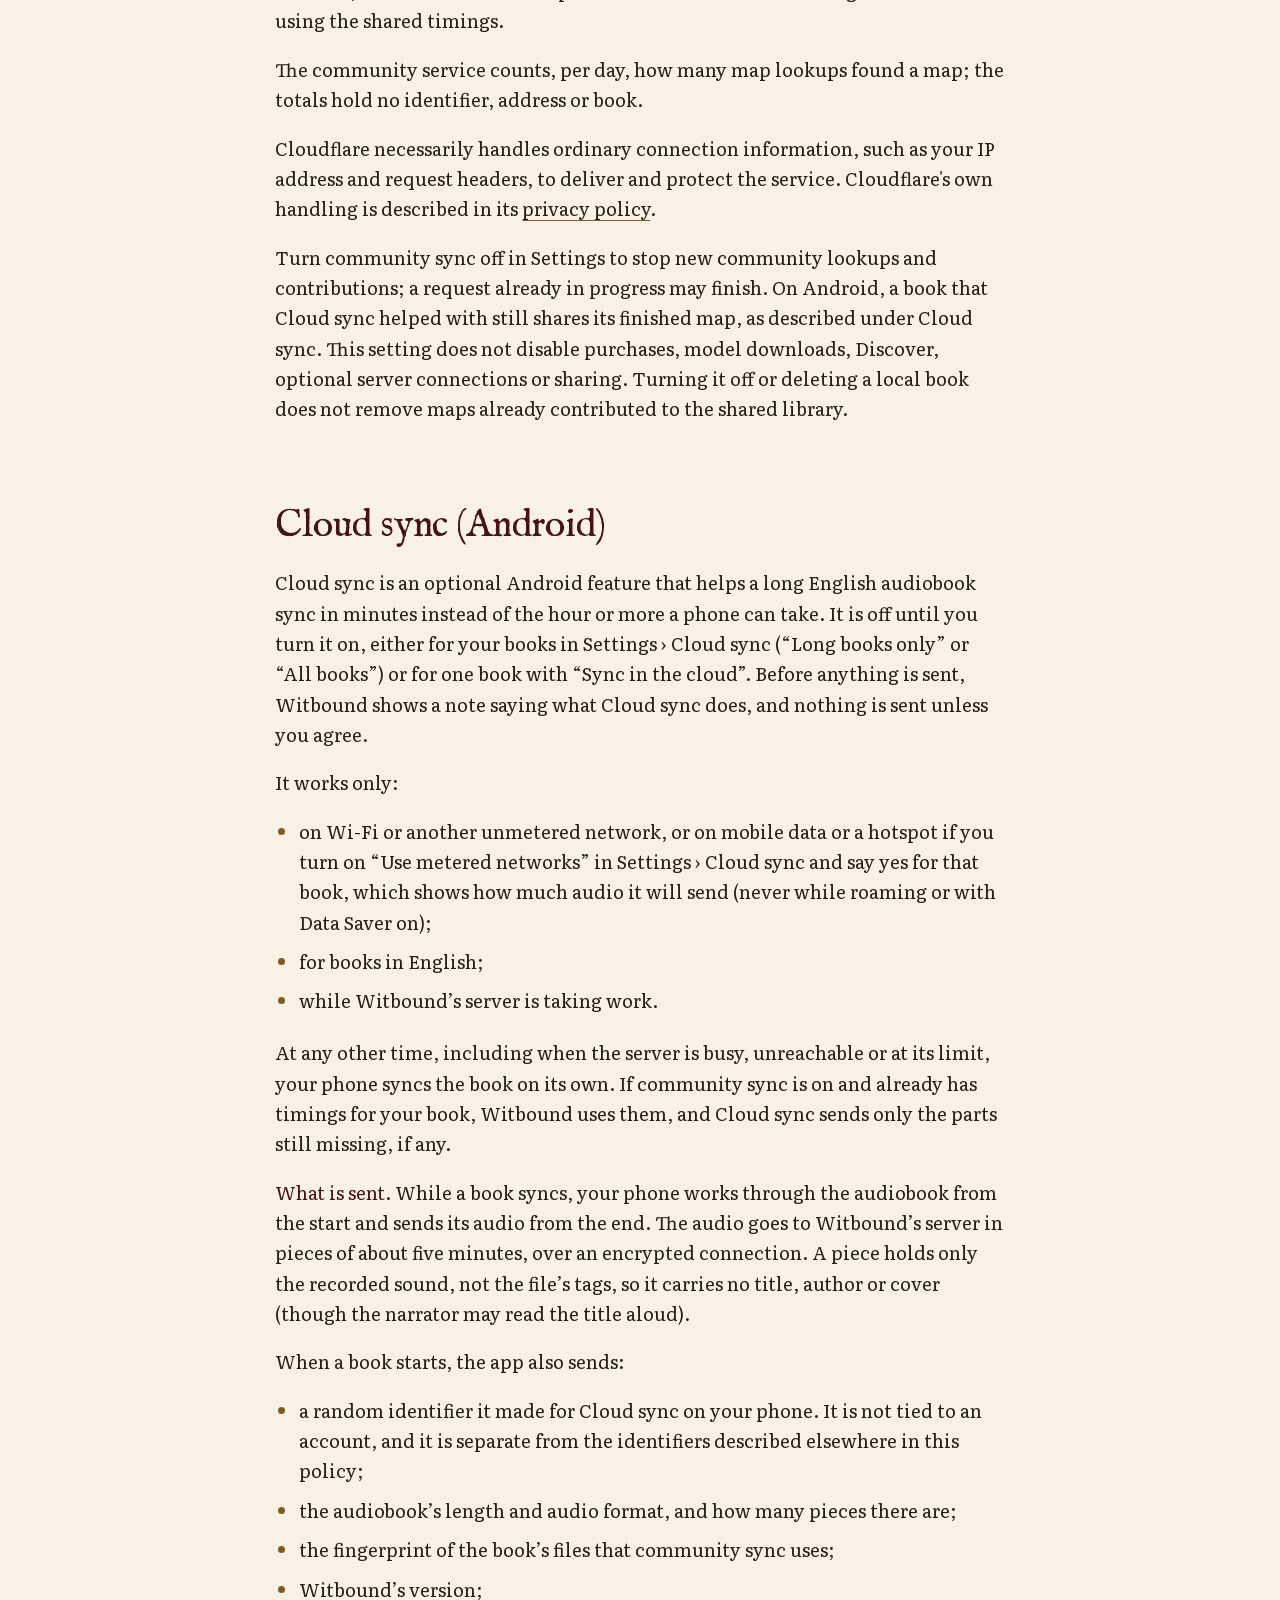
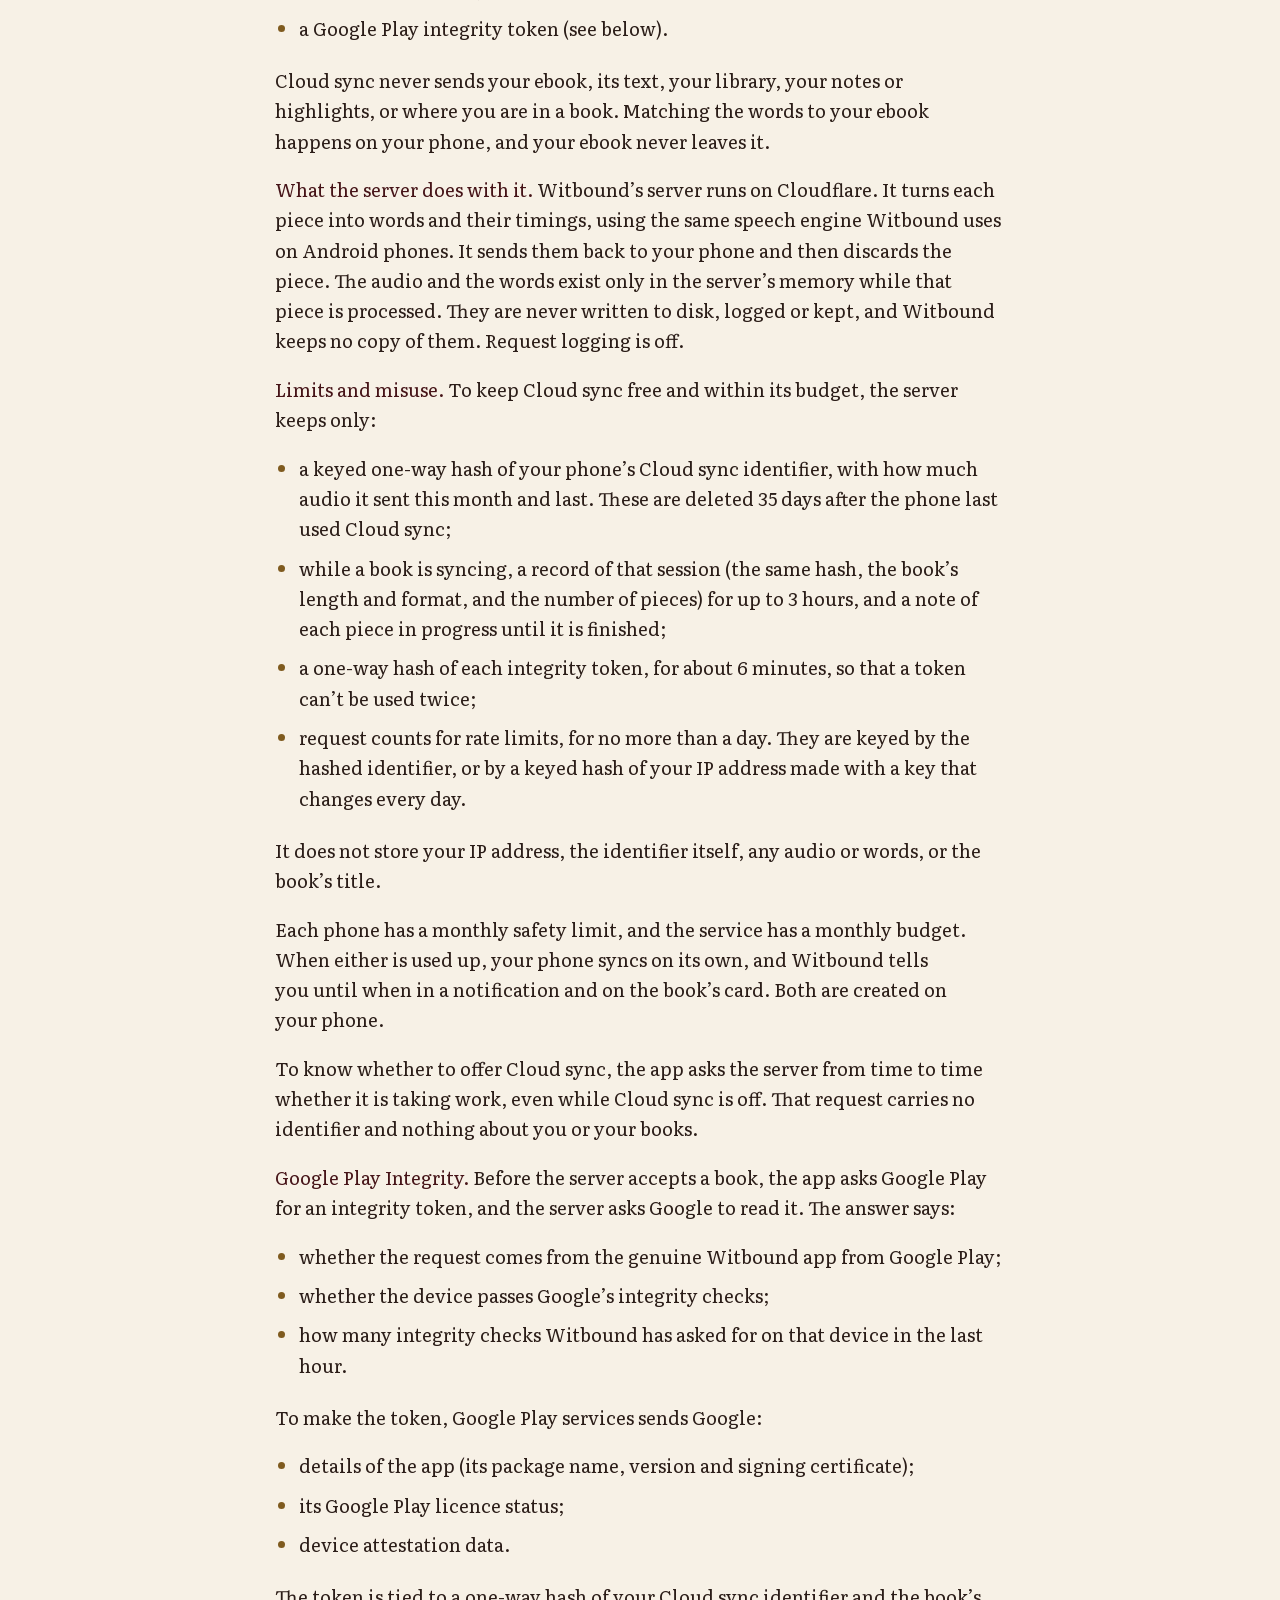
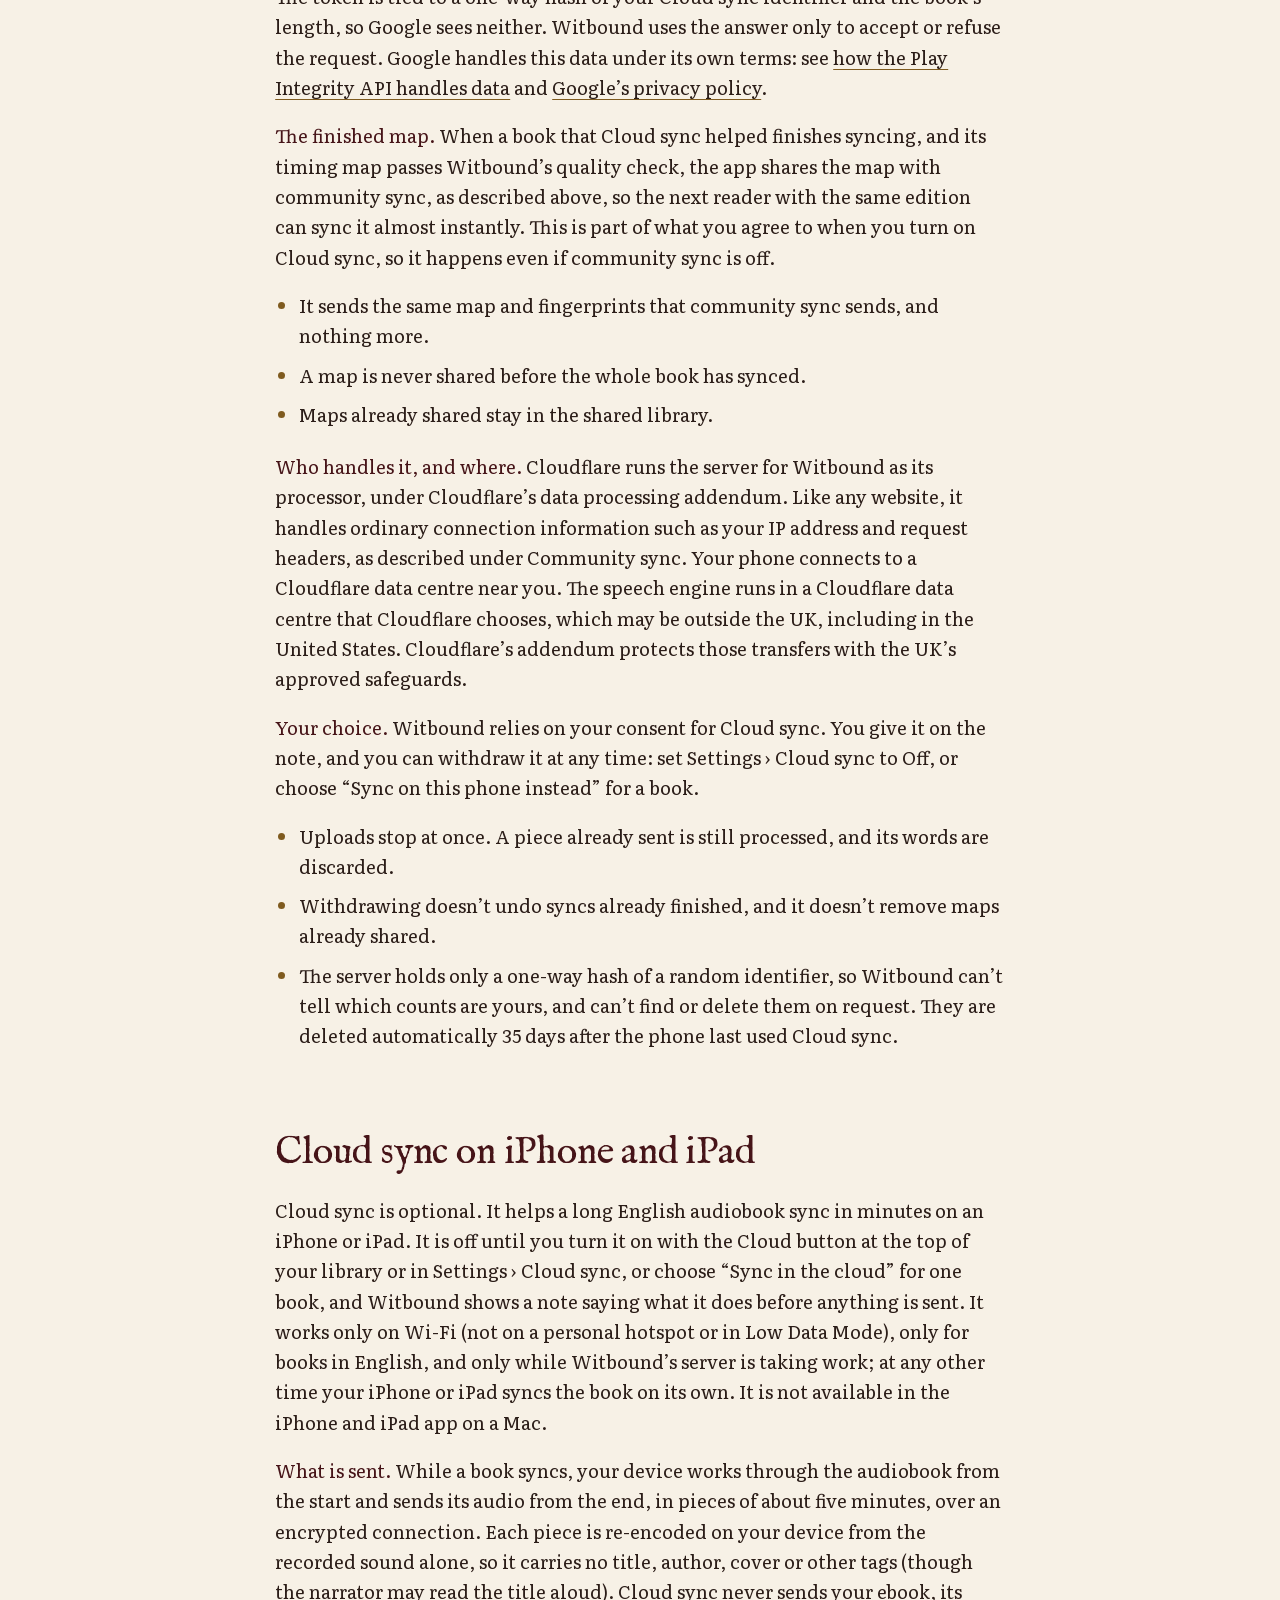
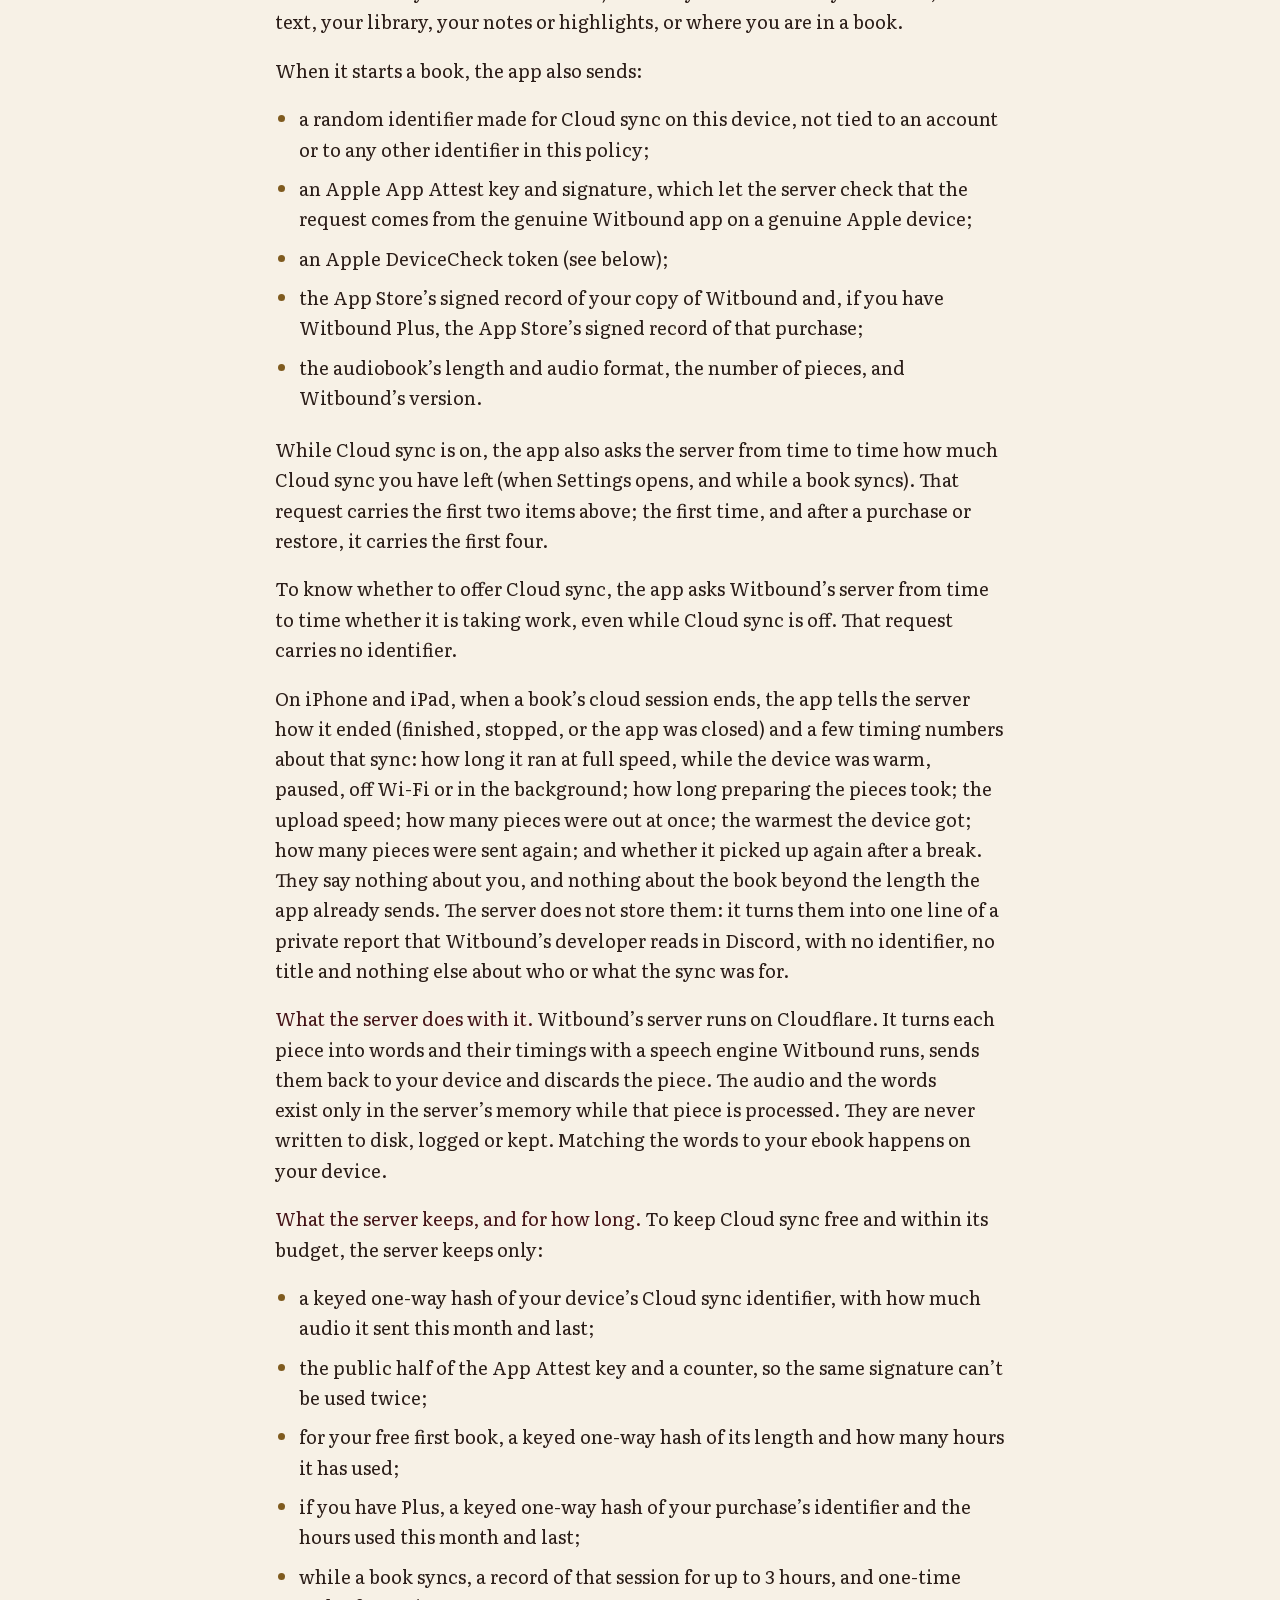
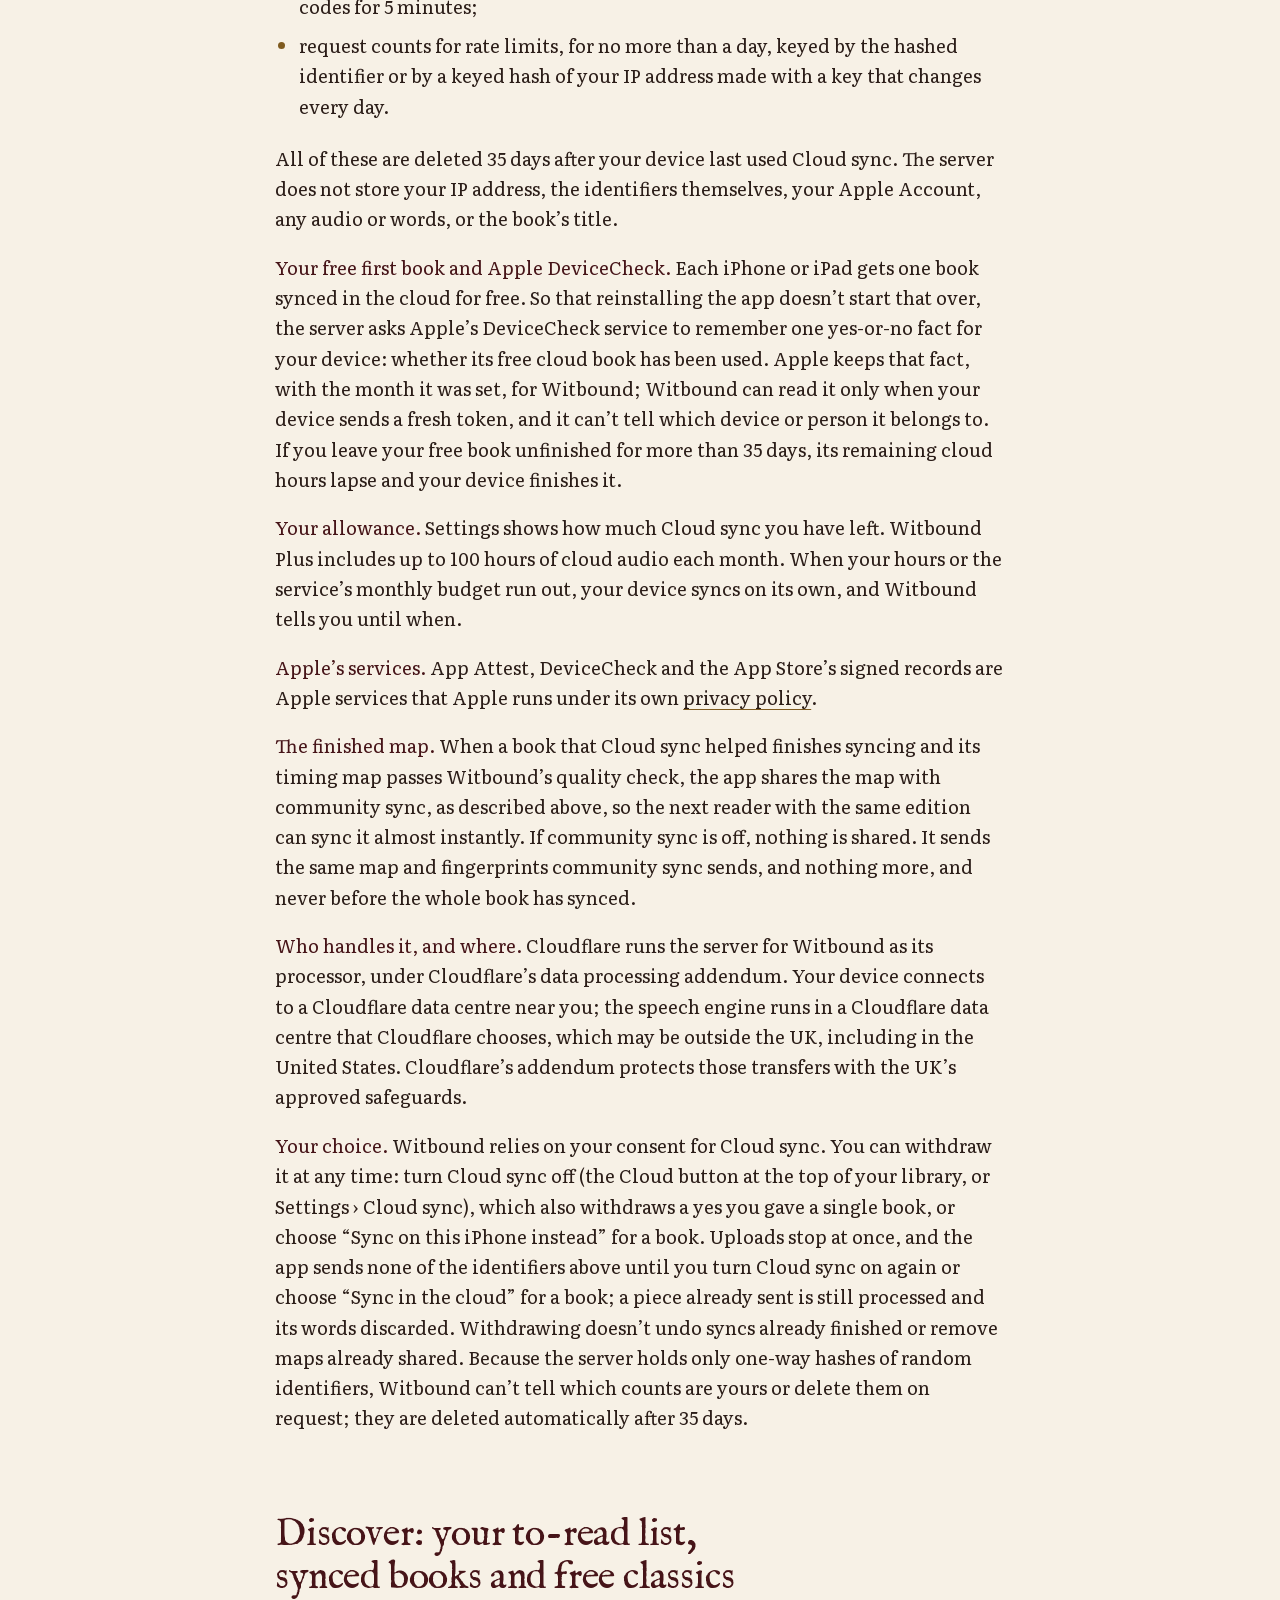
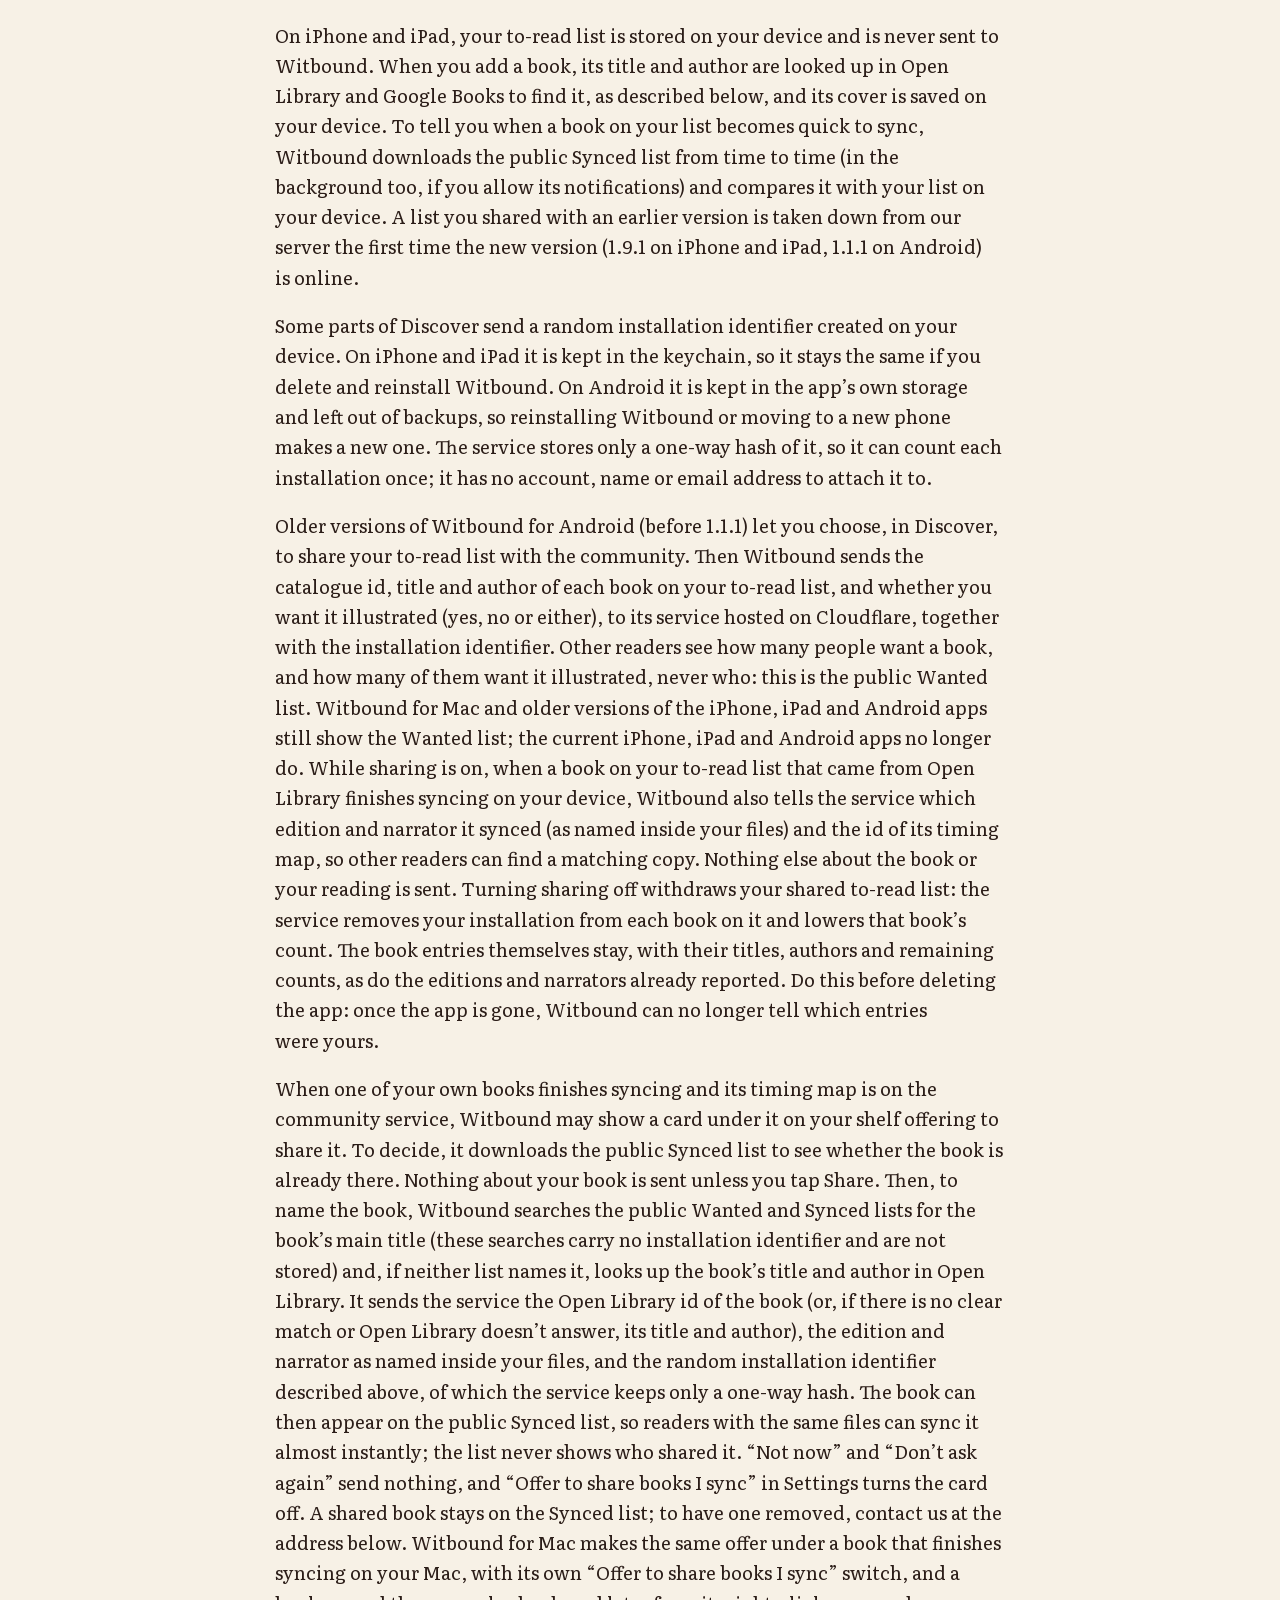
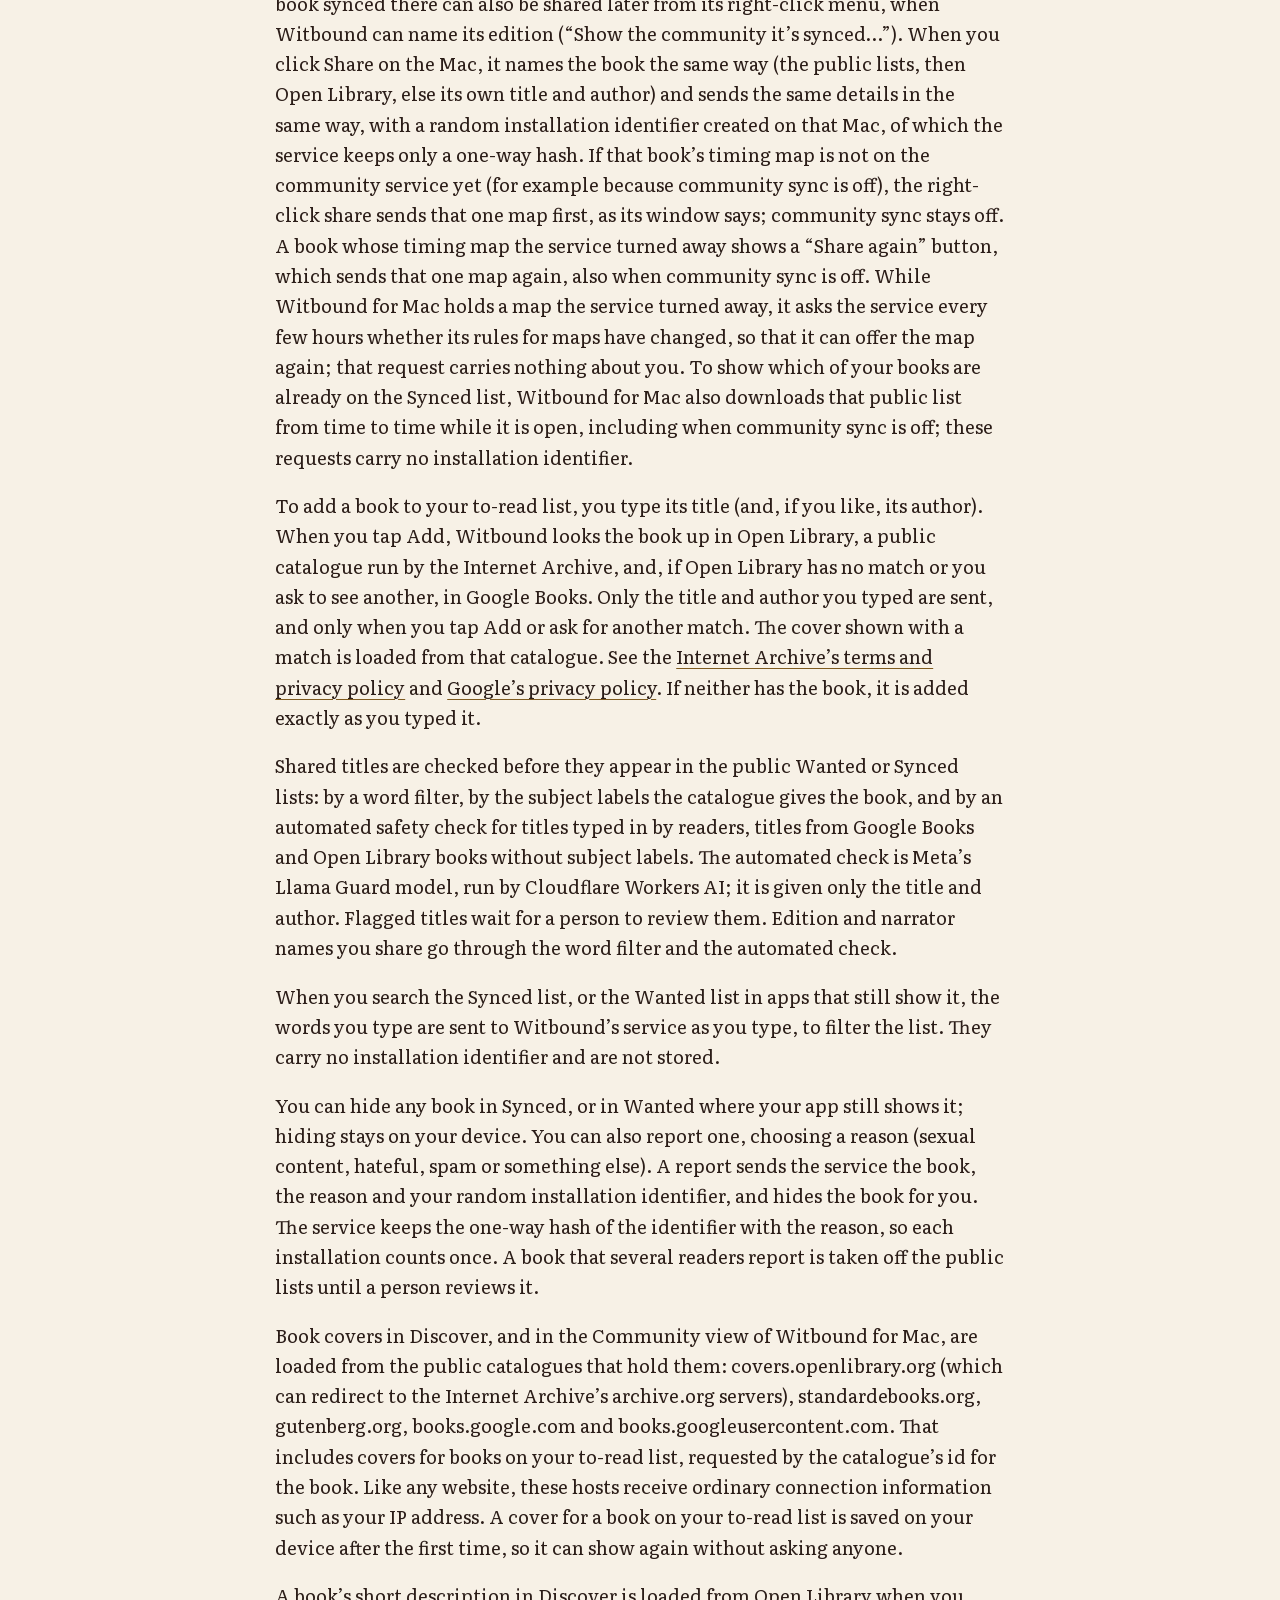
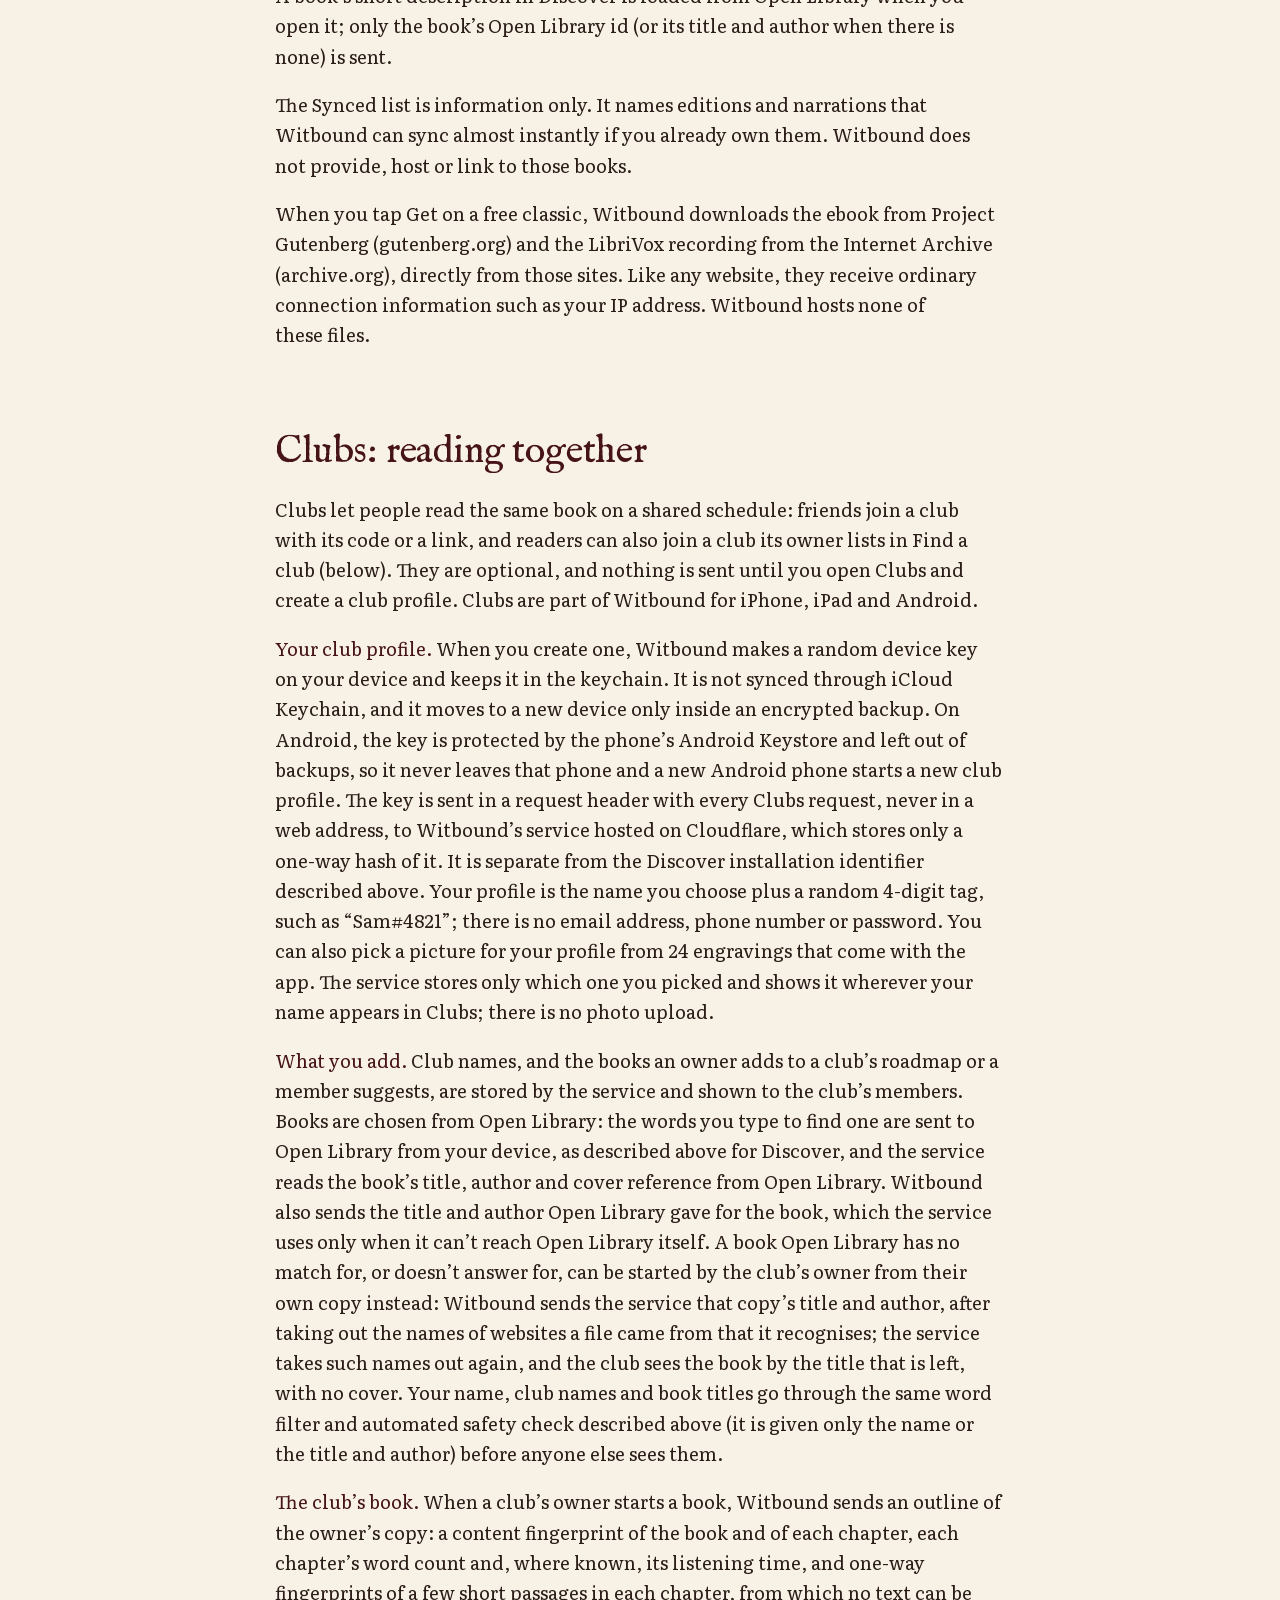
<file: privacy.html>
<!doctype html>
<html lang="en">
<head>
<meta charset="utf-8">
<meta name="viewport" content="width=device-width, initial-scale=1">
<title>Witbound — Privacy Policy</title>
<link rel="canonical" href="https://witbound.co.uk/privacy.html">
<meta name="theme-color" content="#461418">
<meta name="color-scheme" content="light">
<link rel="stylesheet" href="assets/css/site.css?v=redesign-a">
<link rel="icon" href="favicon.ico?v=1811" sizes="any">
<link rel="icon" href="assets/icon/favicon-32.png?v=1811" type="image/png" sizes="32x32">
<link rel="apple-touch-icon" href="assets/icon/apple-touch-icon.png?v=1811">
<script defer src="assets/js/site.js?v=redesign-a"></script>
</head>
<body>
<a class="wb-skip" href="#wb-main">Skip to the content</a>
<header class="wb-top">
    <div class="wb-top-in">
      <a class="wb-brand" href="./">
        <picture><source type="image/avif" srcset="assets/icon/icon-rounded-128.avif?v=1811"><img src="assets/icon/icon-rounded-128.webp?v=1811" width="46" height="46" alt=""></picture>
        <span class="wb-brand-name">Witbound</span>
      </a>
      <nav class="wb-nav" aria-label="Site"><a href="./#how">How it works</a><a href="mac.html">Mac</a><a href="pairs.html">Free pairs</a><a href="support.html">Support</a></nav>
      <div class="wb-tools">
        <a class="wb-btn wb-btn-main wb-btn-small" href="https://apps.apple.com/app/id6795587495"><svg viewBox="0 0 24 24" fill="currentColor" aria-hidden="true" focusable="false"><path d="M16.5 1.4c.1 1-.3 2-1 2.8-.7.8-1.8 1.4-2.8 1.3-.1-1 .3-2 1-2.7.7-.8 1.9-1.4 2.8-1.4zM19.9 17c-.5 1.2-.8 1.7-1.4 2.7-.9 1.4-2.2 3.1-3.7 3.1-1.4 0-1.7-.9-3.6-.9s-2.3.9-3.6.9c-1.6 0-2.8-1.6-3.7-3C1.2 16.4.9 12 2.5 9.7c1.1-1.6 2.9-2.6 4.5-2.6 1.7 0 2.7 1 4.1 1 1.3 0 2.1-1 4.1-1 1.4 0 2.9.8 4 2.1-3.5 1.9-3 6.9.6 7.8z"/></svg>App Store</a>
        <details class="wb-menu">
          <summary>Menu</summary>
          <nav class="wb-menu-panel" aria-label="Site menu"><a href="./#how">How it works</a><a href="mac.html">Mac</a><a href="pairs.html">Free pairs</a><a href="support.html">Support</a><a class="wb-btn wb-btn-main" href="https://apps.apple.com/app/id6795587495"><svg viewBox="0 0 24 24" fill="currentColor" aria-hidden="true" focusable="false"><path d="M16.5 1.4c.1 1-.3 2-1 2.8-.7.8-1.8 1.4-2.8 1.3-.1-1 .3-2 1-2.7.7-.8 1.9-1.4 2.8-1.4zM19.9 17c-.5 1.2-.8 1.7-1.4 2.7-.9 1.4-2.2 3.1-3.7 3.1-1.4 0-1.7-.9-3.6-.9s-2.3.9-3.6.9c-1.6 0-2.8-1.6-3.7-3C1.2 16.4.9 12 2.5 9.7c1.1-1.6 2.9-2.6 4.5-2.6 1.7 0 2.7 1 4.1 1 1.3 0 2.1-1 4.1-1 1.4 0 2.9.8 4 2.1-3.5 1.9-3 6.9.6 7.8z"/></svg>Get it on the App Store</a></nav>
        </details>
      </div>
    </div>
</header>
<main id="wb-main">

  <header class="wb-page-head wb-head-centred">
      <p class="wb-kicker">The fine print</p>
      <h1>Privacy Policy</h1>
  </header>
<section class="wb-sig wb-sig-cream wb-legal">
  <div class="wb-wrap">
    <article class="wb-prose">
  <p class="wb-policy-date">Effective 12 November 2026</p>

  <div class="wb-policy-summary">Witbound processes your books and audio on your device.
  On Android, iPhone and iPad, if you turn on Cloud sync, a book&rsquo;s audio is also sent to
  Witbound&rsquo;s server to be turned into timed words, and is deleted straight after; your ebook
  never leaves your device. On iPhone and iPad, your place in each book is also kept in your own iCloud, which
  Witbound never sees. Community sync shares content fingerprints and word timings to help readers
  sync faster. Your to-read list stays on your device. Clubs, if you use them, share your progress in a club&rsquo;s book with the people in that
  club; a quote you share there is a pointer to a place in the book, never its words. A club its
  owner lists in Find a club can be seen by anyone in Clubs until its last deadline, and readers who join
  it see what its members see. Votes on
  Discover&rsquo;s Roadmap are anonymous, and ideas you post there appear under your Clubs name.
  Optional server connections, Discover, free classics, sharing, purchases,
  the Mac app&rsquo;s update check, Android translation and Cloud sync use the
  services described below.</div>

  <h2>About Witbound</h2>
  <p>You do not need a Witbound account to read or sync books. Witbound has no
  advertising and does not sell your personal data. Your library, reading
  statistics, settings and notes are stored locally. This policy covers
  Witbound on Apple platforms and Android; available features depend on the
  platform and app version.</p>

  <h2>Your books and audio</h2>
  <p>Imported books and audiobooks are stored on your device. Speech processing
  and word alignment run locally, with one exception: if you turn on Cloud sync (on Android,
  iPhone and iPad), the device sends a book&rsquo;s audio to Witbound&rsquo;s server for speech
  processing, as described under Cloud sync below. Matching the words to your ebook still happens on your
  device, and your ebook never leaves it. Witbound does not upload your book text or
  audio to its community-sync service. Android may download its speech model
  from Hugging Face before the first local sync; this downloads a model, not
  your books. Apple platforms may download speech or language resources through
  Apple's system services.</p>
  <p>On Android, Read aloud speaks a book with a text-to-speech voice already installed on
  your phone. Witbound offers only voices that work offline, so the book&rsquo;s text is spoken
  on your device and is not sent to Witbound or anyone else.</p>
  <p>You can delete imported books in the app. Copies you exported, shared or
  backed up are separate. Your operating system's backup and device-transfer
  settings may also apply to local app data.</p>

  <h2>Your place on your own devices (iCloud)</h2>
  <p>On iPhone and iPad, Witbound keeps your place in each book in your own iCloud, using
  Apple&rsquo;s iCloud key-value storage, so that your other devices signed in to the same Apple
  Account can offer to continue from it. This is on by default. Each book&rsquo;s record holds a
  content fingerprint of the book&rsquo;s text, which names the record; where you are in the audio
  and how long the narration is; the fingerprint of your chapter and how far through it and
  through the book you are; when your place last moved; the device&rsquo;s name in Witbound
  (&ldquo;Witbound on iPhone&rdquo;, &ldquo;Witbound on iPad&rdquo; or the name you gave it for KOReader
  sync); and a random identifier made on that device. It contains no book text, titles or audio.
  Apple stores and syncs it with the rest of your iCloud data; Witbound has no access to it and
  never receives it. Another device&rsquo;s place is only ever offered, never moved to on its own.
  Turning off &ldquo;Sync my place across my devices&rdquo; in Settings stops saving and reading places
  there and, if the device is signed in to iCloud at the time, removes Witbound&rsquo;s places from
  your iCloud, including the ones your other devices saved. Each device has its own switch: a device
  where it is still on goes on saving its places there.</p>

  <h2>Community sync</h2>
  <p>Community sync is on by default. It connects to Witbound's service hosted
  on Cloudflare to find and contribute reusable timing maps. Requests
  contain hashed fingerprints derived from ebook and audio files and from
  ebook content. These fingerprints help
  match the same content, including compatible editions; they are not a
  Witbound account or device identifier.</p>
  <p>Contributed maps contain word positions, word start and end times, counts,
  alignment flags and information about the app version and speech engine.
  They contain no book text, titles, authors, audio recordings, reading
  history, name or email address. Other readers with matching content can
  download these maps. Exact-file matches reuse validated timings directly.
  For content-based chapter matches, Witbound checks samples of the audio
  on the receiving device before using the shared timings.</p>
  <p>The community service counts, per day, how many map lookups found a map;
  the totals hold no identifier, address or book.</p>
  <p>Cloudflare necessarily handles ordinary connection information, such as
  your IP address and request headers, to deliver and protect the service.
  Cloudflare's own handling is described in its
  <a href="https://www.cloudflare.com/privacypolicy/">privacy policy</a>.</p>
  <p>Turn community sync off in Settings to stop new community lookups and
  contributions; a request already in progress may finish. On Android, a book that Cloud
  sync helped with still shares its finished map, as described under Cloud sync. This setting does not disable purchases, model downloads,
  Discover, optional server connections or sharing. Turning it off or deleting a local
  book does not remove maps already contributed to the shared library.</p>

  <h2>Cloud sync (Android)</h2>
  <p>Cloud sync is an optional Android feature that helps a long English audiobook sync in
  minutes instead of the hour or more a phone can take. It is off until you turn it on,
  either for your books in Settings &rsaquo; Cloud sync (&ldquo;Long books only&rdquo; or
  &ldquo;All books&rdquo;) or for one book with &ldquo;Sync in the cloud&rdquo;. Before anything
  is sent, Witbound shows a note saying what Cloud sync does, and nothing is sent unless you
  agree.</p>
  <p>It works only:</p>
  <ul>
    <li>on Wi-Fi or another unmetered network, or on mobile data or a hotspot if you turn on
      &ldquo;Use metered networks&rdquo; in Settings &rsaquo; Cloud sync and say yes for that book,
      which shows how much audio it will send (never while roaming or with Data Saver on);</li>
    <li>for books in English;</li>
    <li>while Witbound&rsquo;s server is taking work.</li>
  </ul>
  <p>At any other time, including when the server is busy, unreachable or at its limit, your
  phone syncs the book on its own. If community sync is on and already has timings for your
  book, Witbound uses them, and Cloud sync sends only the parts still missing, if any.</p>
  <p><strong>What is sent.</strong> While a book syncs, your phone works through the audiobook
  from the start and sends its audio from the end. The audio goes to Witbound&rsquo;s server in
  pieces of about five minutes, over an encrypted connection. A piece holds only the recorded
  sound, not the file&rsquo;s tags, so it carries no title, author or cover (though the narrator
  may read the title aloud).</p>
  <p>When a book starts, the app also sends:</p>
  <ul>
    <li>a random identifier it made for Cloud sync on your phone. It is not tied to an account,
    and it is separate from the identifiers described elsewhere in this policy;</li>
    <li>the audiobook&rsquo;s length and audio format, and how many pieces there are;</li>
    <li>the fingerprint of the book&rsquo;s files that community sync uses;</li>
    <li>Witbound&rsquo;s version;</li>
    <li>a Google Play integrity token (see below).</li>
  </ul>
  <p>Cloud sync never sends your ebook, its text, your library, your notes or highlights, or
  where you are in a book. Matching the words to your ebook happens on your phone, and your
  ebook never leaves it.</p>
  <p><strong>What the server does with it.</strong> Witbound&rsquo;s server runs on Cloudflare.
  It turns each piece into words and their timings, using the same speech engine Witbound uses
  on Android phones. It sends them back to your phone and then discards the piece. The audio
  and the words exist only in the server&rsquo;s memory while that piece is processed. They are
  never written to disk, logged or kept, and Witbound keeps no copy of them. Request logging is
  off.</p>
  <p><strong>Limits and misuse.</strong> To keep Cloud sync free and within its budget, the
  server keeps only:</p>
  <ul>
    <li>a keyed one-way hash of your phone&rsquo;s Cloud sync identifier, with how much audio it
    sent this month and last. These are deleted 35 days after the phone last used Cloud sync;</li>
    <li>while a book is syncing, a record of that session (the same hash, the book&rsquo;s length
    and format, and the number of pieces) for up to 3 hours, and a note of each piece in
    progress until it is finished;</li>
    <li>a one-way hash of each integrity token, for about 6 minutes, so that a token can&rsquo;t
    be used twice;</li>
    <li>request counts for rate limits, for no more than a day. They are keyed by the hashed
    identifier, or by a keyed hash of your IP address made with a key that changes every
    day.</li>
  </ul>
  <p>It does not store your IP address, the identifier itself, any audio or words, or the
  book&rsquo;s title.</p>
  <p>Each phone has a monthly safety limit, and the service has a monthly budget. When either
  is used up, your phone syncs on its own, and Witbound tells you until when in a notification
  and on the book&rsquo;s card. Both are created on your phone.</p>
  <p>To know whether to offer Cloud sync, the app asks the server from time to time whether it
  is taking work, even while Cloud sync is off. That request carries no identifier and nothing
  about you or your books.</p>
  <p><strong>Google Play Integrity.</strong> Before the server accepts a book, the app asks
  Google Play for an integrity token, and the server asks Google to read it. The answer
  says:</p>
  <ul>
    <li>whether the request comes from the genuine Witbound app from Google Play;</li>
    <li>whether the device passes Google&rsquo;s integrity checks;</li>
    <li>how many integrity checks Witbound has asked for on that device in the last hour.</li>
  </ul>
  <p>To make the token, Google Play services sends Google:</p>
  <ul>
    <li>details of the app (its package name, version and signing certificate);</li>
    <li>its Google Play licence status;</li>
    <li>device attestation data.</li>
  </ul>
  <p>The token is tied to a one-way hash of your Cloud sync identifier and the book&rsquo;s
  length, so Google sees neither. Witbound uses the answer only to accept or refuse the
  request. Google handles this data under its own terms: see
  <a href="https://developer.android.com/google/play/integrity/terms#data-safety">how the Play Integrity API handles data</a>
  and <a href="https://policies.google.com/privacy">Google&rsquo;s privacy policy</a>.</p>
  <p><strong>The finished map.</strong> When a book that Cloud sync helped finishes syncing,
  and its timing map passes Witbound&rsquo;s quality check, the app shares the map with community
  sync, as described above, so the next reader with the same edition can sync it almost
  instantly. This is part of what you agree to when you turn on Cloud sync, so it happens even
  if community sync is off.</p>
  <ul>
    <li>It sends the same map and fingerprints that community sync sends, and nothing more.</li>
    <li>A map is never shared before the whole book has synced.</li>
    <li>Maps already shared stay in the shared library.</li>
  </ul>
  <p><strong>Who handles it, and where.</strong> Cloudflare runs the server for Witbound as its
  processor, under Cloudflare&rsquo;s data processing addendum. Like any website, it handles
  ordinary connection information such as your IP address and request headers, as described
  under Community sync. Your phone connects to a Cloudflare data centre near you. The speech
  engine runs in a Cloudflare data centre that Cloudflare chooses, which may be outside the UK,
  including in the United States. Cloudflare&rsquo;s addendum protects those transfers with the
  UK&rsquo;s approved safeguards.</p>
  <p><strong>Your choice.</strong> Witbound relies on your consent for Cloud sync. You give it
  on the note, and you can withdraw it at any time: set Settings &rsaquo; Cloud sync to Off, or
  choose &ldquo;Sync on this phone instead&rdquo; for a book.</p>
  <ul>
    <li>Uploads stop at once. A piece already sent is still processed, and its words are
    discarded.</li>
    <li>Withdrawing doesn&rsquo;t undo syncs already finished, and it doesn&rsquo;t remove maps
    already shared.</li>
    <li>The server holds only a one-way hash of a random identifier, so Witbound can&rsquo;t tell
    which counts are yours, and can&rsquo;t find or delete them on request. They are deleted
    automatically 35 days after the phone last used Cloud sync.</li>
  </ul>

  <h2>Cloud sync on iPhone and iPad</h2>
  <p>Cloud sync is optional. It helps a long English audiobook sync in minutes on an iPhone or
  iPad. It is off until you turn it on with the Cloud button at the top of your library or in
  Settings &rsaquo; Cloud sync, or choose &ldquo;Sync in the cloud&rdquo; for one book, and Witbound
  shows a note saying what it does before anything is sent. It works only on Wi-Fi (not on a
  personal hotspot or in Low Data Mode), only for books in English, and only while
  Witbound&rsquo;s server is taking work; at any other time your iPhone or iPad syncs the book on
  its own. It is not available in the iPhone and iPad app on a Mac.</p>
  <p><strong>What is sent.</strong> While a book syncs, your device works through the audiobook
  from the start and sends its audio from the end, in pieces of about five minutes, over an
  encrypted connection. Each piece is re-encoded on your device from the recorded sound alone, so
  it carries no title, author, cover or other tags (though the narrator may read the title
  aloud). Cloud sync never sends your ebook, its text, your library, your notes or highlights, or
  where you are in a book.</p>
  <p>When it starts a book, the app also sends:</p>
  <ul>
    <li>a random identifier made for Cloud sync on this device, not tied to an account or to any
    other identifier in this policy;</li>
    <li>an Apple App Attest key and signature, which let the server check that the request comes
    from the genuine Witbound app on a genuine Apple device;</li>
    <li>an Apple DeviceCheck token (see below);</li>
    <li>the App Store&rsquo;s signed record of your copy of Witbound and, if you have Witbound Plus,
    the App Store&rsquo;s signed record of that purchase;</li>
    <li>the audiobook&rsquo;s length and audio format, the number of pieces, and Witbound&rsquo;s
    version.</li>
  </ul>
  <p>While Cloud sync is on, the app also asks the server from time to time how much Cloud sync
  you have left (when Settings opens, and while a book syncs). That request carries the first two
  items above; the first time, and after a purchase or restore, it carries the first four.</p>
  <p>To know whether to offer Cloud sync, the app asks Witbound&rsquo;s server from time to time
  whether it is taking work, even while Cloud sync is off. That request carries no
  identifier.</p>
  <p>On iPhone and iPad, when a book&rsquo;s cloud session ends, the app tells the server how it ended (finished,
  stopped, or the app was closed) and a few timing numbers about that sync: how long it ran at
  full speed, while the device was warm, paused, off Wi-Fi or in the background; how long
  preparing the pieces took; the upload speed; how many pieces were out at once; the warmest the
  device got; how many pieces were sent again; and whether it picked up again after a break.
  They say nothing about you, and nothing about the book beyond the length the app already sends.
  The server does not store them: it turns them into one line of a private report that
  Witbound&rsquo;s developer reads in Discord, with no identifier, no title and nothing else about
  who or what the sync was for.</p>
  <p><strong>What the server does with it.</strong> Witbound&rsquo;s server runs on Cloudflare. It
  turns each piece into words and their timings with a speech engine Witbound runs, sends them back
  to your device and discards the piece. The audio and the words exist only in the server&rsquo;s
  memory while that piece is processed. They are never written to disk, logged or kept. Matching
  the words to your ebook happens on your device.</p>
  <p><strong>What the server keeps, and for how long.</strong> To keep Cloud sync free and within
  its budget, the server keeps only:</p>
  <ul>
    <li>a keyed one-way hash of your device&rsquo;s Cloud sync identifier, with how much audio it
    sent this month and last;</li>
    <li>the public half of the App Attest key and a counter, so the same signature can&rsquo;t be
    used twice;</li>
    <li>for your free first book, a keyed one-way hash of its length and how many hours it has
    used;</li>
    <li>if you have Plus, a keyed one-way hash of your purchase&rsquo;s identifier and the hours
    used this month and last;</li>
    <li>while a book syncs, a record of that session for up to 3 hours, and one-time codes for 5
    minutes;</li>
    <li>request counts for rate limits, for no more than a day, keyed by the hashed identifier or
    by a keyed hash of your IP address made with a key that changes every day.</li>
  </ul>
  <p>All of these are deleted 35 days after your device last used Cloud sync. The server does not
  store your IP address, the identifiers themselves, your Apple Account, any audio or words, or the
  book&rsquo;s title.</p>
  <p><strong>Your free first book and Apple DeviceCheck.</strong> Each iPhone or iPad gets one book
  synced in the cloud for free. So that reinstalling the app doesn&rsquo;t start that over, the
  server asks Apple&rsquo;s DeviceCheck service to remember one yes-or-no fact for your device:
  whether its free cloud book has been used. Apple keeps that fact, with the month it was set, for
  Witbound; Witbound can read it only when your device sends a fresh token, and it can&rsquo;t tell
  which device or person it belongs to. If you leave your free book unfinished for more than 35
  days, its remaining cloud hours lapse and your device finishes it.</p>
  <p><strong>Your allowance.</strong> Settings shows how much Cloud sync you have left. Witbound
  Plus includes up to 100 hours of cloud audio each month. When your hours or the service&rsquo;s
  monthly budget run out, your device syncs on its own, and Witbound tells you until when.</p>
  <p><strong>Apple&rsquo;s services.</strong> App Attest, DeviceCheck and the App Store&rsquo;s
  signed records are Apple services that Apple runs under its own
  <a href="https://www.apple.com/legal/privacy/">privacy policy</a>.</p>
  <p><strong>The finished map.</strong> When a book that Cloud sync helped finishes syncing and its
  timing map passes Witbound&rsquo;s quality check, the app shares the map with community sync, as
  described above, so the next reader with the same edition can sync it almost instantly. If
  community sync is off, nothing is shared. It sends the same map and fingerprints community sync
  sends, and nothing more, and never before the whole book has synced.</p>
  <p><strong>Who handles it, and where.</strong> Cloudflare runs the server for Witbound as its
  processor, under Cloudflare&rsquo;s data processing addendum. Your device connects to a Cloudflare
  data centre near you; the speech engine runs in a Cloudflare data centre that Cloudflare chooses,
  which may be outside the UK, including in the United States. Cloudflare&rsquo;s addendum protects
  those transfers with the UK&rsquo;s approved safeguards.</p>
  <p><strong>Your choice.</strong> Witbound relies on your consent for Cloud sync. You can withdraw
  it at any time: turn Cloud sync off (the Cloud button at the top of your library, or Settings
  &rsaquo; Cloud sync), which also withdraws a yes you gave a single book, or choose &ldquo;Sync on
  this iPhone instead&rdquo; for a book. Uploads stop at once, and the app sends none of the
  identifiers above until you turn Cloud sync on again or choose &ldquo;Sync in the cloud&rdquo; for
  a book; a piece already sent is still processed and its words discarded. Withdrawing doesn&rsquo;t
  undo syncs already finished or remove maps already shared. Because the server holds only one-way
  hashes of random identifiers, Witbound can&rsquo;t tell which counts are yours or delete them on
  request; they are deleted automatically after 35 days.</p>

  <h2>Discover: your to-read list, synced books and free classics</h2>
  <p>On iPhone and iPad, your to-read list is stored on your device and is never sent to
  Witbound. When you add a book, its title and author are looked up in Open Library and Google
  Books to find it, as described below, and its cover is saved on your device. To tell you when
  a book on your list becomes quick to sync, Witbound downloads the public Synced list from time
  to time (in the background too, if you allow its notifications) and compares it with your
  list on your device. A list you shared with an earlier version is taken down from our server
  the first time the new version (1.9.1 on iPhone and iPad, 1.1.1 on Android) is online.</p>
  <p>Some parts of Discover send a random installation identifier created on your device. On
  iPhone and iPad it is kept in the keychain, so it stays the same if you delete and reinstall
  Witbound. On Android it is kept in the app&rsquo;s own storage and left out of backups, so
  reinstalling Witbound or moving to a new phone makes a new one. The service stores only a
  one-way hash of it, so it can count each installation once; it has no account, name or email
  address to attach it to.</p>
  <p>Older versions of Witbound for Android (before 1.1.1) let you choose, in Discover, to share
  your to-read list with the community. Then Witbound sends the catalogue id, title and author of each book on
  your to-read list, and whether you want it illustrated (yes, no or either), to its service
  hosted on Cloudflare, together with the installation identifier. Other readers see how many
  people want a book, and how many of them want it illustrated, never who: this is the public
  Wanted list. Witbound for Mac and older versions of the iPhone, iPad and Android apps still
  show the Wanted list; the current iPhone, iPad and Android apps no longer do.
  While sharing is on, when a book on your to-read list that came from Open
  Library finishes syncing on your device, Witbound also tells the service
  which edition and narrator it synced (as named inside your files) and the id
  of its timing map, so other readers can find a matching copy. Nothing else about the book or your
  reading is sent. Turning sharing off withdraws your shared to-read list: the service
  removes your installation from each book on it and lowers that book&rsquo;s
  count. The book entries themselves stay, with their titles, authors and
  remaining counts, as do the editions and narrators already reported. Do this
  before deleting the app: once the app is gone, Witbound can no longer tell
  which entries were yours.</p>
  <p>When one of your own books finishes syncing and its timing map is on the
  community service, Witbound may show a card under it on your shelf offering
  to share it. To decide, it downloads the public Synced list to see whether
  the book is already there. Nothing about your book is sent unless you tap
  Share. Then, to name the book, Witbound searches the public Wanted and Synced
  lists for the book&rsquo;s main title (these searches carry no installation
  identifier and are not stored) and, if neither list names it, looks up the
  book&rsquo;s title and author in Open Library. It sends the service
  the Open Library id of the book (or, if there is no clear match or Open Library
  doesn&rsquo;t answer, its title and author), the edition and narrator as named inside your files, and
  the random installation identifier described above, of which the service keeps
  only a one-way hash. The book can then appear on the public Synced list, so
  readers with the same files can sync it almost instantly; the list never shows
  who shared it. &ldquo;Not now&rdquo; and &ldquo;Don&rsquo;t ask again&rdquo; send nothing, and
  &ldquo;Offer to share books I sync&rdquo; in Settings turns the card off. A shared
  book stays on the Synced list; to have one removed, contact us at the address
  below. Witbound for Mac makes the same offer under a book that finishes
  syncing on your Mac, with its own &ldquo;Offer to share books I sync&rdquo; switch,
  and a book synced there can also be shared later from its right-click menu, when Witbound can name its edition
  (&ldquo;Show the community it&rsquo;s synced&hellip;&rdquo;). When you click Share on the Mac,
  it names the book the same way (the public lists, then Open Library, else its
  own title and author) and sends the same details
  in the same way, with a random installation identifier created on that Mac,
  of which the service keeps only a one-way hash. If that
  book&rsquo;s timing map is not on the community service yet (for example because
  community sync is off), the right-click share sends that one map first, as
  its window says; community sync stays off. A book whose timing map the service turned
  away shows a &ldquo;Share again&rdquo; button, which sends that one map again, also when
  community sync is off. While Witbound for Mac holds a map the service turned away, it asks
  the service every few hours whether its rules for maps have changed, so that it can offer
  the map again; that request carries nothing about you. To show which of your books are
  already on the Synced list, Witbound for Mac also downloads that public list
  from time to time while it is open, including when community sync is off;
  these requests carry no installation identifier.</p>
  <p>To add a book to your to-read list, you type its title (and, if you like, its
  author). When you tap Add, Witbound looks the book up in Open Library, a
  public catalogue run by the Internet Archive, and, if Open Library has no
  match or you ask to see another, in Google Books. Only the title and author
  you typed are sent, and only when you tap Add or ask for another match. The
  cover shown with a match is loaded from that catalogue. See the
  <a href="https://archive.org/about/terms">Internet Archive&rsquo;s terms and privacy policy</a>
  and <a href="https://policies.google.com/privacy">Google&rsquo;s privacy policy</a>.
  If neither has the book, it is added exactly as you typed it.</p>
  <p>Shared titles are checked before they appear in the public Wanted or Synced lists:
  by a word filter, by the subject labels the catalogue gives the book, and by an
  automated safety check for titles typed in by readers, titles from Google
  Books and Open Library books without subject labels. The automated check is
  Meta&rsquo;s Llama Guard model, run by Cloudflare Workers AI; it is given only the
  title and author. Flagged titles wait for a person to review them. Edition
  and narrator names you share go through the word filter and the automated
  check.</p>
  <p>When you search the Synced list, or the Wanted list in apps that still show it, the words
  you type are sent to
  Witbound&rsquo;s service as you type, to filter the list. They carry no
  installation identifier and are not stored.</p>
  <p>You can hide any book in Synced, or in Wanted where your app still shows it; hiding stays
  on your device. You
  can also report one, choosing a reason (sexual content, hateful, spam or
  something else). A report sends the service the book, the reason and your
  random installation identifier, and hides the book for you. The service keeps the one-way hash of the
  identifier with the reason, so each installation counts once. A book that
  several readers report is taken off the public lists until a person reviews
  it.</p>
  <p>Book covers in Discover, and in the Community view of Witbound for Mac,
  are loaded from the public catalogues that hold
  them: covers.openlibrary.org (which can redirect to the Internet
  Archive&rsquo;s archive.org servers), standardebooks.org, gutenberg.org,
  books.google.com and books.googleusercontent.com. That includes covers for
  books on your to-read list, requested by the catalogue&rsquo;s id for the book. Like any website, these hosts receive
  ordinary connection information such as your IP address. A
  cover for a book on your to-read list is saved on your device after the first
  time, so it can show again without asking anyone.</p>
  <p>A book&rsquo;s short description in Discover is loaded from Open Library when you open it; only the book&rsquo;s Open Library id (or its title and author when there is none) is sent.</p>
  <p>The Synced list is information only. It names editions and narrations
  that Witbound can sync almost instantly if you already own them. Witbound
  does not provide, host or link to those books.</p>
  <p>When you tap Get on a free classic, Witbound downloads the ebook from
  Project Gutenberg (gutenberg.org) and the LibriVox recording from the
  Internet Archive (archive.org), directly from those sites. Like any website,
  they receive ordinary connection information such as your IP address.
  Witbound hosts none of these files.</p>
  <h2>Clubs: reading together</h2>
  <p>Clubs let people read the same book on a shared schedule: friends join a club with its code
  or a link, and readers can also join a club its owner lists in Find a club (below). They are
  optional, and nothing
  is sent until you open Clubs and create a club profile. Clubs are part of Witbound for
  iPhone, iPad and Android.</p>
  <p><strong>Your club profile.</strong> When you create one, Witbound makes a random device
  key on your device and keeps it in the keychain. It is not synced through iCloud Keychain,
  and it moves to a new device only inside an encrypted backup. On Android, the key is
  protected by the phone&rsquo;s Android Keystore and left out of backups, so it never leaves that
  phone and a new Android phone starts a new club profile. The key is sent in a request
  header with every Clubs request, never in a web address, to Witbound&rsquo;s service hosted
  on Cloudflare, which stores only a one-way hash of it. It is separate from the Discover
  installation identifier described above. Your profile is the name you choose plus a random
  4-digit tag, such as &ldquo;Sam#4821&rdquo;; there is no email address, phone number or
  password. You can also pick a picture for your profile from 24 engravings that come with
  the app. The service stores only which one you picked and shows it wherever your name
  appears in Clubs; there is no photo upload.</p>
  <p><strong>What you add.</strong> Club names, and the books an owner adds to a club&rsquo;s
  roadmap or a member suggests, are stored by the service and shown to the club&rsquo;s
  members. Books are chosen from Open Library: the words you type to find one are sent to
  Open Library from your device, as described above for Discover, and the service reads the
  book&rsquo;s title, author and cover reference from Open Library. Witbound also sends the title and
  author Open Library gave for the book, which the service uses only when it can&rsquo;t reach Open
  Library itself. A book Open Library has no match for, or doesn&rsquo;t answer for, can be started
  by the club&rsquo;s owner from their own copy instead: Witbound sends
  the service that copy&rsquo;s title and author, after taking out the names of websites a file came
  from that it recognises; the service takes such names out again, and the club sees the book by
  the title that is left, with no cover. Your name, club names and
  book titles go through the same word filter and automated safety check described above (it
  is given only the name or the title and author) before anyone else sees them.</p>
  <p><strong>The club&rsquo;s book.</strong> When a club&rsquo;s owner starts a book, Witbound
  sends an outline of the owner&rsquo;s copy: a content fingerprint of the book and of each
  chapter, each chapter&rsquo;s word count and, where known, its listening time, and one-way
  fingerprints of a few short passages in each chapter, from which no text can be recovered. It
  contains no book text, titles or audio. For a book a club started before Witbound sent these
  passage fingerprints, the owner&rsquo;s phone adds them to its outline when the owner next opens
  the club, if it still has the copy the outline was made from. Members&rsquo; progress is placed on
  that outline, so friends with different editions can read together: a member&rsquo;s phone looks for
  those fingerprints in its own copy and adds to its progress (below) where its place falls on the
  outline, and whether that place was found by the text or only approximately. To match a club&rsquo;s book to a book in your
  library, Witbound compares chapter fingerprints on your device.</p>
  <p><strong>Your progress.</strong> While you read a club&rsquo;s current book, Witbound sends
  the service how far you have listened or read: the fingerprint of the chapter you have reached,
  how far through it you are, your overall percentage, whether you are listening now, your
  time zone&rsquo;s offset from UTC (so a reading streak counts your own days) and when you
  reached that place, which the service uses only for progress that arrives late. It is sent at
  most every two minutes while you listen, and when you pause, close the book or leave the
  app. It contains no book text and no position within your audio files. The other members of
  the club see your name, the picture you picked (if any), your chapter in the owner&rsquo;s
  edition, your percentage, your stage and status, when you last read, whether you are
  reading now, your streak, your badges
  and club moments such as &ldquo;Sam cleared Stage 2&rdquo;. They never see the fingerprints,
  your time zone, your device key or its hash, or your IP address.</p>
  <p><strong>Quotes.</strong> You can share a passage you highlighted in a club&rsquo;s current
  book with that club, or turn on &ldquo;Share my highlights with this club&rdquo; to share each new
  highlight you make in that book. Witbound sends a pointer, not the passage: the content
  fingerprint of the chapter in your copy, the chapter&rsquo;s word count, which of its words the
  passage covers, a short fingerprint of those words and how far through your copy it is. It
  never sends the words themselves, your note on the highlight or any audio. Each member&rsquo;s
  app finds the passage in its own copy of the book and shows it from there, with that copy&rsquo;s
  narration, only once that member has reached the passage&rsquo;s chapter. The other members see
  your name and picture with the quote, when you shared it, and how many of each reaction it has,
  not who added them. Reactions are four fixed kinds; the service stores yours with your club
  profile. It also stores whether &ldquo;Share my highlights with this club&rdquo; is on, and a club
  moment says when you shared quotes.</p>
  <p><strong>Read or die.</strong> A club&rsquo;s owner can set its schedule to Read or die. Then a
  member who hasn&rsquo;t reached the end of a stage by its deadline can be removed from the club,
  but only if someone in the club reached the stage at a believable pace, as the
  <a href="terms.html">terms</a> explain. The
  service notes which version of Witbound each member uses, and since when, so that it never
  removes a member whose app doesn&rsquo;t show this rule, or has shown it for less than a day
  before a deadline. For the pace, the service keeps, for each member of any club, when their
  first report on the club&rsquo;s current book arrived, and which part of the book, if any, their
  place got through faster than listening to it from its start at double speed, plus 15 minutes,
  could have taken them since then. In a Read or die club it also keeps the stage, if any, at which
  the simpler rule (anyone reaching a stage in time puts out everyone behind) would have removed
  them, and when, so that the believable pace can only ever keep members in. These pace facts start
  again when the club starts another book. The service also notes how each member came into the
  club (with its code or link, from a Find a club listing without asking first, or by a request the
  owner accepted), which decides who the club passes to if a deadline removes its owner. None of
  this is shown to anyone. When a
  member leaves any club or is removed from it, the service keeps their seat for as long as the
  club is on the same book: when and how they first joined, how far they had read, the stages they
  had cleared, when they finished, their badges, when they left and came back, and the version and
  pace facts above (and, for an owner a deadline removed, who the club passed to). This is so that
  leaving and rejoining can&rsquo;t skip a deadline once a club has started, and so that coming back
  gives a member their place. The
  service keeps a record of the removal, with the club&rsquo;s name and the book&rsquo;s title as they
  were then, so that the club&rsquo;s code can&rsquo;t bring the member back until the club starts its
  next book (the club&rsquo;s owner can let them back in sooner), and so that the member&rsquo;s app can
  tell them what happened. The record is deleted once
  the club has moved on to another book and the removal is 30 days old, or sooner if the club is
  deleted or you delete your club profile.</p>
  <p><strong>Reports and blocks.</strong> You can report a member or a club with a fixed
  reason (there is no free text). A report stores the reason, what was reported, the club you
  reported it from and your profile (so each reader counts once), and whether, when you made it,
  your profile was at least a week old and you had been in that club for at least a day. Only
  reports from readers who had both can hide anyone: a member or club that several such readers
  report can be hidden until a person reviews it. Blocking a reader stores the block on the service, so
  their content stays hidden from you, they are removed from the clubs you run and they cannot
  join a club you run. If a profile is
  removed for breaking the <a href="terms.html">terms</a>, the hash of its device key is kept
  so it cannot simply return.</p>
  <p><strong>Find a club.</strong> On Android, iPhone and iPad, a club&rsquo;s owner can list the
  club in Find a club, in Clubs, so that readers they don&rsquo;t know can find it and join, before or after it starts.
  Until the club&rsquo;s last deadline has passed, and while it has a spot left, anyone with a club profile can see its
  listing, unless either of you has blocked the other: the club&rsquo;s name; its book&rsquo;s title,
  author and cover; when the club starts; its schedule (how many stages, how far into the book they
  go, when the last one falls and, where the owner&rsquo;s copy has it, the listening time); how many
  readers it has and how many spots; whether the owner approves each reader; whether it is Read or
  die; when it was listed; and the owner&rsquo;s Clubs name and picture. A listing says how many
  readers a club has and nothing else about them, but a reader who joins from it is a member of
  the club and sees what members see (above). So if you are in a club its owner lists, on any
  device, readers you don&rsquo;t know can see your name, your picture and your progress there.
  Members whose app shows Find a club are told when their club is listed: a club moment says so,
  and the club&rsquo;s screen says so while it is listed. The service stores the listing itself
  (which club and book, who listed it, the choices made and when) and builds what it shows from
  the club. To save work it keeps one copy of the whole list, which it shows for two minutes at
  most and builds again the next time someone opens Find a club after that, or after a change, so
  a change to the club shows within minutes. Your app asks for the listings only when you open
  Find a club, and opening it stores nothing about you. Which listings are for books on your shelf
  is worked out on your device, so the service never learns what is on your shelf.</p>
  <p>If the owner approves each reader, asking to join sends a request. The service stores it with
  your club profile, when you asked, the app and version you asked from (so that, if you are
  accepted, your seat records your app as a join does) and a code standing for the club&rsquo;s book,
  schedule, start and Read or die as the listing showed them (so that accepting can tell whether the
  club has changed since you asked), and the club&rsquo;s owner sees your Clubs name and picture and
  when you asked. A waiting request is deleted when the owner accepts it, when you take it back, or
  when the owner takes the listing down or lets anyone join. A request still waiting when a Read or die
  club starts can&rsquo;t be accepted any more: it is kept, and shown to you as ended, until you remove it or
  it is deleted with the listing. If the club has changed when the owner
  accepts, you don&rsquo;t join: the request is kept, marked as changed, until you ask again (which
  makes it a new waiting request) or it is deleted as a waiting one is. A declined
  request is kept, so that you can&rsquo;t ask the same club again while it is listed. A listing is
  deleted, with its requests, when its owner takes it down, within a day once the club moves on to
  another book or owner, about a week after the club&rsquo;s last deadline, or with its club. A listing we took
  down stays while its club does, and so does one under review, unless its owner takes it down.
  Day counts of what each
  profile does in Find a club, used for its limits, are deleted after a week.</p>
  <p>You can report a listing with a fixed reason (there is no free text). The service keeps which
  club, the reason, your club profile and when, so each reader counts once. You don&rsquo;t see that
  listing until we have reviewed it, and we are told of each report at once, with only its reason.
  A listing reported by two
  readers, or by one whose club profile is a week old or more, can be hidden from everyone until we
  review it. Reports are about the club, not one listing: they stay when the club is listed again or
  moves on to another book, and a new listing of the club is hidden until we have reviewed them. A
  report is deleted with its club, or once it is 30 days old, we have reviewed it and the
  club&rsquo;s listing has been deleted. If you delete your club profile, the reports you made on
  listings are kept for review without your profile, and a listing of yours under review, or one
  we took down, stays with its club, without its owner.</p>
  <p><strong>Nudges.</strong> If you allow notifications and leave club nudges on, Witbound
  checks your clubs from time to time in the background, using your device key, and shows
  reminders such as an upcoming stage deadline as notifications created on your device. Turn
  off &ldquo;Club nudges&rdquo; in Settings to stop them.</p>
  <p><strong>Keeping and deleting.</strong> Club moments are kept for 90 days. The rest of your
  Clubs data is kept until you leave a club or are removed from it (except the seat record
  described under Read or die, and Find a club&rsquo;s listings, requests and reports, described
  above), the club is deleted or
  you delete your club profile. A quote is also deleted when you unshare it or the club&rsquo;s
  owner removes it. Once a club finishes a book, that book&rsquo;s quotes are no longer shown, and
  they are deleted when the book leaves the club&rsquo;s history. <em>Delete my club profile</em>,
  in Settings, deletes from the service your profile, your memberships and progress, your
  suggestions, the quotes you shared and the reactions on them, your own reactions, the moments
  about you, any record of a Read or die removal, your blocks and the reports you made on members
  and clubs, your Find a club listings and your requests to join (reports you made on listings,
  and a listing of yours under review or taken down by us, are kept without your profile, as
  described above), and your
  Roadmap ideas, the votes and reports on them and your Roadmap blocks. A club you run passes to its longest-standing member (and any listing
  of it ends), or is deleted if you are its only member. Your device then forgets the device key. The service uses IP
  addresses only to limit how fast requests can be made, and does not store them; Cloudflare
  handles connection information as described above.</p>
  <p id="delete-group-profile"><span id="delete-club-profile"></span><strong>Deleting your club profile without the app.</strong> If
  you no longer have Witbound installed, email
  <a href="mailto:zarksided@gmail.com">zarksided@gmail.com</a> with your profile name and tag
  (for example &ldquo;Sam#4821&rdquo;) and the name of a club you were in, and ask for your
  club profile to be deleted. We delete it, with everything <em>Delete my club profile</em>
  deletes, within 30 days and reply to confirm.</p>

  <h2 id="roadmap">Roadmap: votes and ideas</h2>
  <p>On iPhone and iPad, Discover&rsquo;s Roadmap shows what we&rsquo;re working on, and lets you
  vote on it and suggest ideas. Votes and reports are tied to the random installation identifier
  described under Discover, which our server keeps only as a one-way (hashed) value, so it can
  count one vote per install without knowing who you are. To limit abuse, the server briefly
  uses your IP address, in memory only, to limit how many votes and reports can be made, and
  never stores it. Posting an idea needs a Clubs profile: ideas you post appear publicly under
  your Clubs name (name#tag), with what you wrote. Before anyone sees an idea, an automatic
  filter checks it: a word list, then an AI safety model run by Cloudflare. If you report an
  idea, it can be hidden until we review it; a report stores only the reason you chose, with the
  hashed identifier. The people you block are kept with your Clubs profile. You can delete your
  own ideas at any time, and deleting your Clubs profile deletes your ideas, the votes and
  reports on them, and your blocks.</p>

  <h2>Update checks in Witbound for Mac</h2>
  <p>Once a day, when its window opens, Witbound for Mac asks GitHub
  (api.github.com) whether a newer version has been released. The request
  carries no identifier. Like any website, GitHub receives ordinary connection
  information such as your IP address; see
  <a href="https://docs.github.com/en/site-policy/privacy-policies/github-general-privacy-statement">GitHub&rsquo;s privacy statement</a>.
  If there is a newer version, Witbound shows a notice. Nothing is downloaded
  unless you click Download, which opens the release page in your browser.
  Turn off &ldquo;Check for updates&rdquo; in Settings, or at the foot of the window,
  to stop the check.</p>

  <h2>Optional library and progress services</h2>
  <p>If you connect Audiobookshelf, Calibre, BookOrbit, Grimmory or another
  compatible OPDS server, Witbound sends library requests and the necessary
  authentication information to the server you select. Files and artwork are
  downloaded from the addresses supplied by that service. Credentials are
  kept on your device; they are not sent to Witbound's community-sync service.</p>
  <p>Plex sign-in connects to Plex and then your selected Plex server. Plex
  requests include a generated installation identifier used for that
  connection. If you enable KOReader progress sync, your chosen KOReader sync
  server receives the login information needed to authenticate you, book
  fingerprints, reading positions, a device label and an installation
  identifier. If that server is BookOrbit, Witbound also asks it which of its
  files a book is, sending the book&rsquo;s title, author and fingerprint, the id
  of the BookOrbit file the book was downloaded as (if it was), the same device
  label and identifier, Witbound&rsquo;s version and the device&rsquo;s local time. If you turn on
  &ldquo;Send highlights to BookOrbit&rdquo;, Witbound first asks that server whether it holds
  each book you have highlights in, sending only the book&rsquo;s fingerprints and the same device
  details, and then sends it your
  highlights in the books it holds: the highlighted text, your note, the
  chapter title, where the highlight is, its colour and when it was made or
  changed. Deleting a highlight in Witbound deletes it there too. They go only
  to the server you signed in to. These services have their own privacy
  practices. Use a trusted server and HTTPS where available.</p>

  <h2>Sharing and device transfers</h2>
  <p>Sharing is initiated by you. Progress cards, selected passages, notes or
  audio clips go to the destination you choose, such as a Discord webhook,
  an Obsidian folder or another app through the system share sheet. Your
  chosen app or folder may sync those files using its own services. A local
  device transfer sends the books or audio you select to the other device.</p>

  <h2>Android translation</h2>
  <p>Android's optional translation feature uses Google ML Kit. Language
  recognition and translation run on the device, with language models
  downloaded when needed. Google documents that its SDK collects installation
  identifiers, device and app information, performance and error information,
  feature events, input/output sizes and language settings for diagnostics
  and usage analytics. Translation also uses Firebase services for model
  configuration; Google documents country-level information derived from
  connection addresses for this service. This is separate from Witbound's local reading
  statistics and the community-sync setting. See
  <a href="https://developers.google.com/ml-kit/android-data-disclosure">Google's ML Kit data disclosure</a>,
  <a href="https://firebase.google.com/docs/android/play-data-disclosure#remote-config">Firebase's Remote Config disclosure</a>
  and <a href="https://developers.google.com/ml-kit/language/translation">on-device translation documentation</a>.</p>

  <h2>Purchases</h2>
  <p>Witbound Plus is sold through the App Store and Google Play. Apple or Google handles payment information. Witbound receives
  the purchase and entitlement information needed to unlock Plus, restore
  purchases and confirm a transaction. Witbound does not receive your card
  or bank details. The stores process purchase data under their own privacy
  policies. A Witbound subscription you already have can be managed or cancelled
  through Apple's or Google Play's subscription settings.</p>

  <h2>Support, retention and your choices</h2>
  <p>If you contact support, we receive your email address and whatever you
  include in your message. We use it to respond, investigate problems and
  keep necessary support records. Please send only information relevant to
  the issue. Clubs data is kept as described in the Clubs section above. Cloud sync keeps
  no audio or words; its usage counts are deleted 35 days after a phone last used it. On iPhone
  and iPad, one fact (whether a device has had its free cloud book) is kept by Apple&rsquo;s
  DeviceCheck for Witbound. Other community
  data has no expiry date: shared timing maps,
  shared to-read entries, Synced entries, Roadmap ideas and votes, and reports are kept until
  they are removed.
  When a better timing map replaces one, the earlier version is kept beside it,
  never served, so a bad replacement can be undone. Local app data stays until
  you remove it or the app's storage is cleared. Third-party services
  and backups have their own retention rules.</p>
  <p>Where data-protection law applies, you may have rights to access, correct,
  delete or restrict the use of your personal data, and to complain to your
  data-protection regulator. Contact us using the address below. We may need
  enough information to locate the relevant data; a shared content
  fingerprint does not identify a Witbound user account. To withdraw a to-read list you
  shared, update Witbound, which takes it down. To delete your Clubs data and your Roadmap ideas, use <em>Delete my
  club profile</em> in Settings, or, without the app, email us as described under Clubs. To take
  back a Roadmap vote, tap it again. To
  withdraw your consent to Cloud sync, set Settings &rsaquo; Cloud sync to Off.</p>

  <h2>Children</h2>
  <p>Witbound does not ask readers for their age or build advertising profiles.
  If you believe a child has sent personal information to support, contact us
  so we can review and remove it where appropriate.</p>

  <h2>Changes</h2>
  <p>We will update this page when features or data practices change, and show
  the effective date above.</p>

  <h2>Contact</h2>
  <p>Privacy questions and requests:
  <a href="mailto:zarksided@gmail.com">zarksided@gmail.com</a></p>
    </article>
  </div>
</section>
</main>
<footer class="wb-foot">
  <div class="wb-foot-in">
    <div class="wb-foot-brand">
      <picture class="wb-foot-tile"><source type="image/avif" srcset="assets/icon/icon-rounded-128.avif?v=1811"><img src="assets/icon/icon-rounded-128.webp?v=1811" width="46" height="46" alt="" loading="lazy" decoding="async"></picture>
      <p class="wb-foot-name">Witbound</p>
      <p>Read-along for the ebooks and audiobooks you own. Made by one person in the UK.</p>
    </div>
    <nav class="wb-foot-col" aria-labelledby="wb-foot-app">
      <h2 id="wb-foot-app">The app</h2>
      <ul>
        <li><a href="https://apps.apple.com/app/id6795587495">App Store</a></li>
        <li><a href="mac.html">Witbound for Mac</a></li>
        <li><a href="pairs.html">Free book pairs</a></li>
        <li><a href="immersion-reading.html">Immersion reading</a></li>
      </ul>
    </nav>
    <nav class="wb-foot-col" aria-labelledby="wb-foot-help">
      <h2 id="wb-foot-help">Help</h2>
      <ul>
        <li><a href="support.html">Support</a></li>
        <li><a href="privacy.html">Privacy policy</a></li>
        <li><a href="terms.html">Terms of use</a></li>
        <li><a href="mailto:zarksided@gmail.com">Email Moe</a></li>
      </ul>
    </nav>
    <nav class="wb-foot-col" aria-labelledby="wb-foot-else">
      <h2 id="wb-foot-else">Elsewhere</h2>
      <ul>
        <li><a href="https://www.reddit.com/r/Witbound/">r/Witbound</a></li>
        <li><a href="https://www.reddit.com/user/zarkside" rel="me">Reddit</a></li>
        <li><a href="https://www.youtube.com/channel/UCBlfBKVE_jqMJwwCNtO7BDg" rel="me">YouTube</a></li>
        <li><a href="https://github.com/grinzark/witbound-site" rel="me">GitHub</a></li>
      </ul>
    </nav>
  </div>
  <div class="wb-foot-small">
    <p>&copy; 2026 Witbound. Set in IM Fell English and Georgia (Literata where Georgia is missing). Plates by Hugh Thomson (1894) and Louis Rhead (1915), from Project Gutenberg, in the public domain.</p>
    <p>No cookies, no analytics, and nothing on this site loads from anyone else&rsquo;s server.</p>
  </div>
</footer>
</body>
</html>
</file>
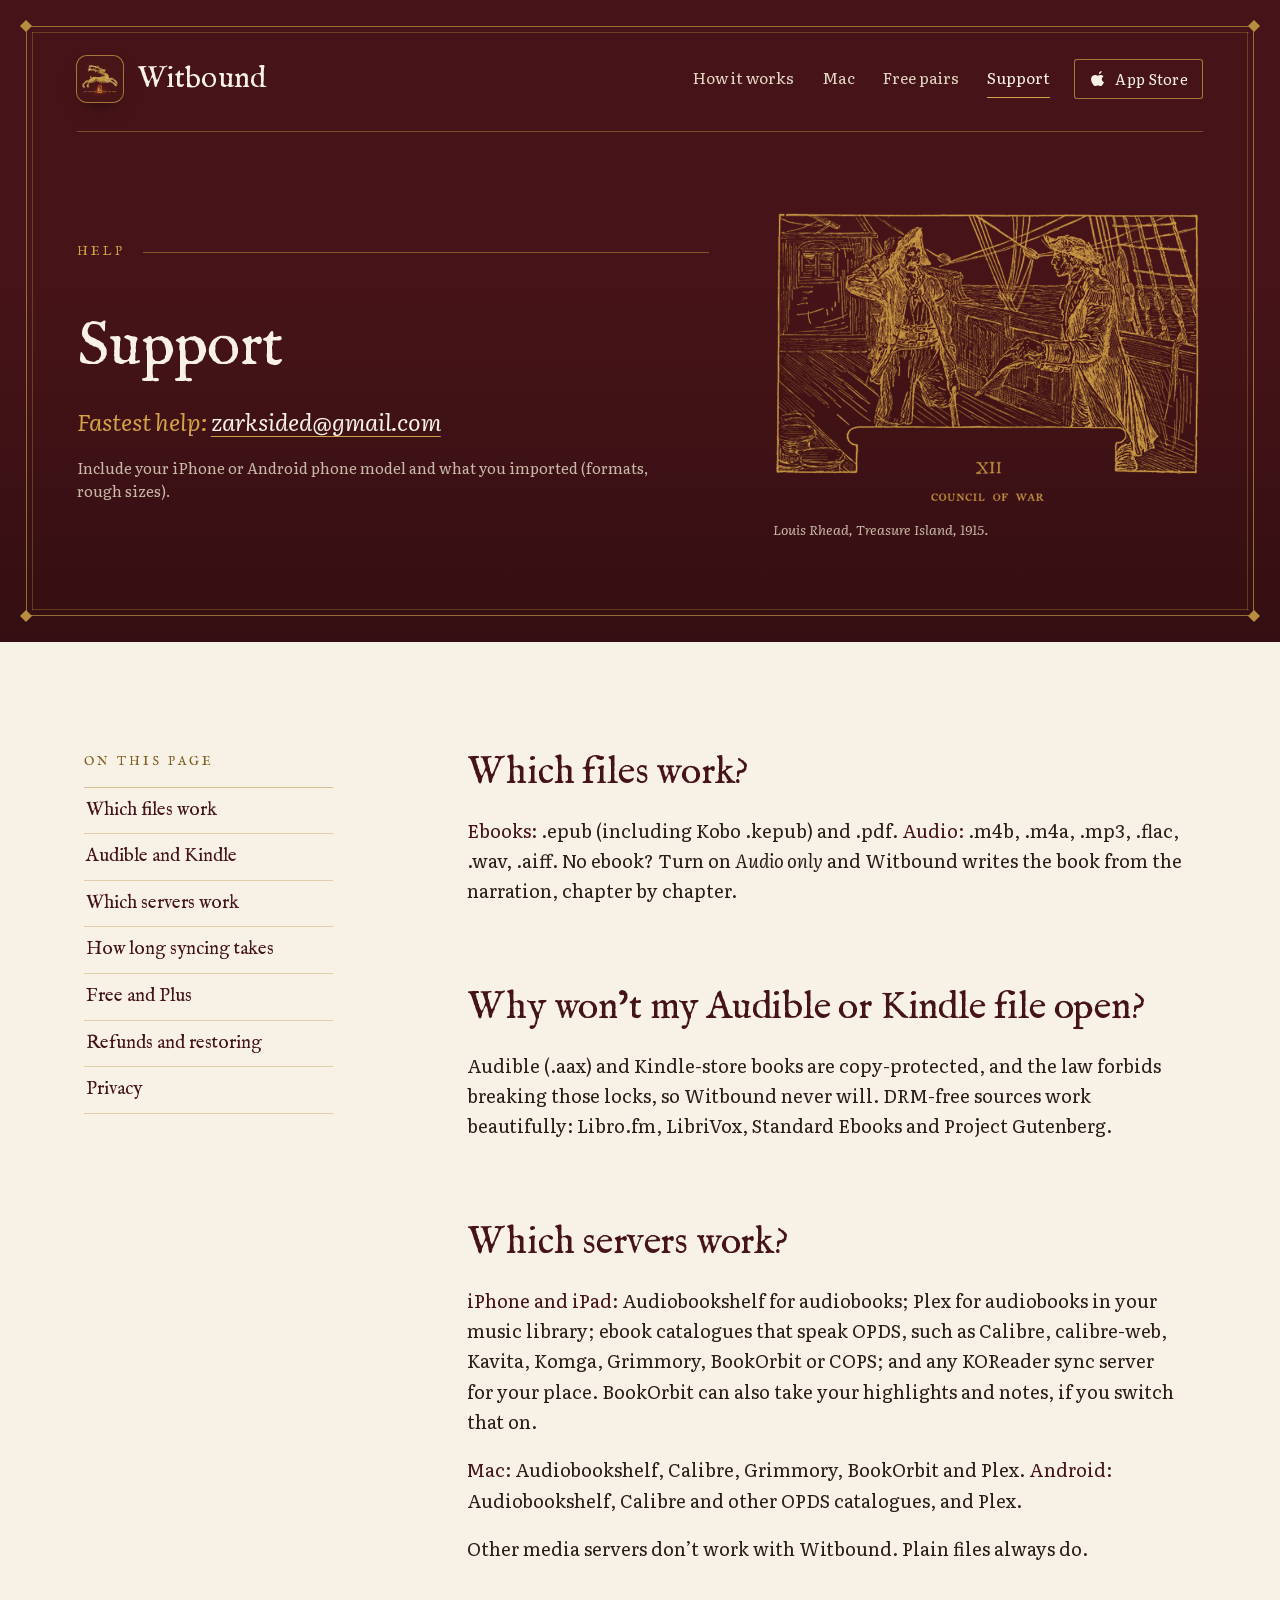
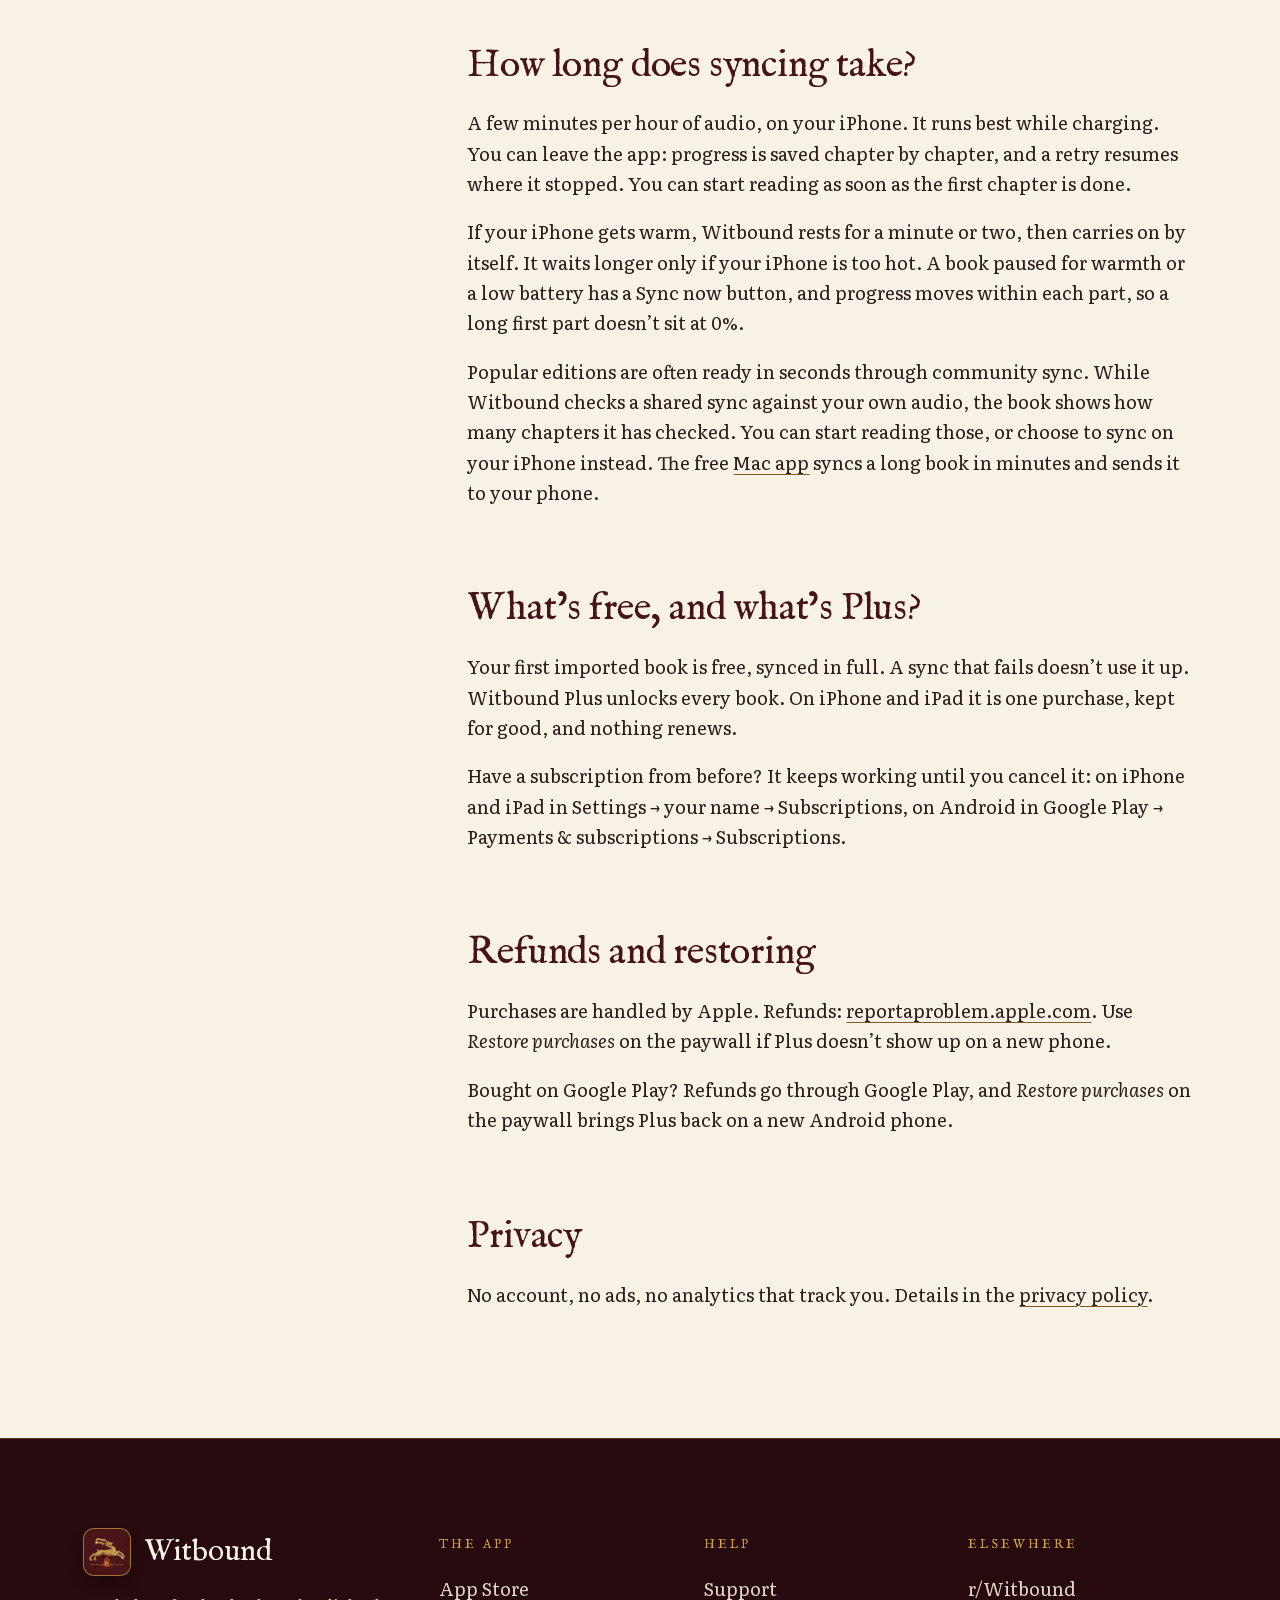
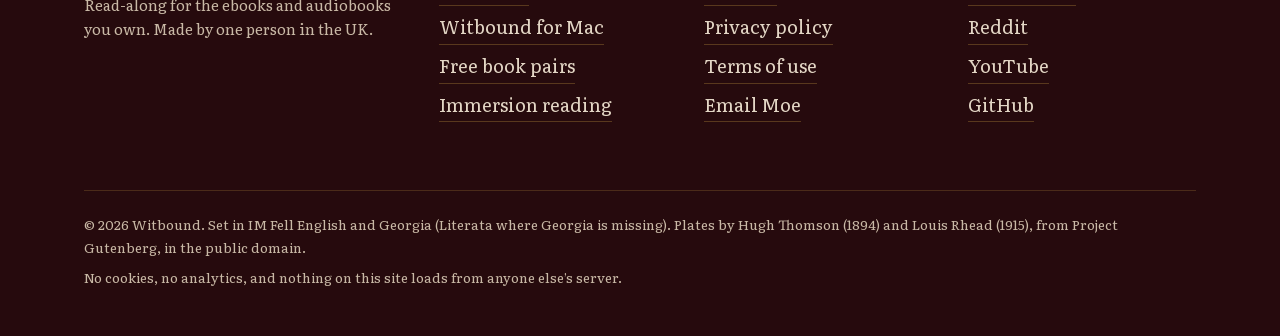
<file: support.html>
<!doctype html>
<html lang="en">
<head>
<meta charset="utf-8">
<meta name="viewport" content="width=device-width, initial-scale=1">
<title>Witbound — Support</title>
<meta name="description" content="Help with Witbound: which files work, why Audible and Kindle books won&#x27;t open, sync times, what&#x27;s free, refunds and privacy.">
<link rel="canonical" href="https://witbound.co.uk/support.html">
<meta name="theme-color" content="#461418">
<meta name="color-scheme" content="light">
<link rel="stylesheet" href="assets/css/site.css?v=redesign-a">
<link rel="icon" href="favicon.ico?v=1811" sizes="any">
<link rel="icon" href="assets/icon/favicon-32.png?v=1811" type="image/png" sizes="32x32">
<link rel="apple-touch-icon" href="assets/icon/apple-touch-icon.png?v=1811">
<script defer src="assets/js/site.js?v=redesign-a"></script>
</head>
<body>
<a class="wb-skip" href="#wb-main">Skip to the content</a>
<header class="wb-top">
    <div class="wb-top-in">
      <a class="wb-brand" href="./">
        <picture><source type="image/avif" srcset="assets/icon/icon-rounded-128.avif?v=1811"><img src="assets/icon/icon-rounded-128.webp?v=1811" width="46" height="46" alt=""></picture>
        <span class="wb-brand-name">Witbound</span>
      </a>
      <nav class="wb-nav" aria-label="Site"><a href="./#how">How it works</a><a href="mac.html">Mac</a><a href="pairs.html">Free pairs</a><a href="support.html" aria-current="page">Support</a></nav>
      <div class="wb-tools">
        <a class="wb-btn wb-btn-main wb-btn-small" href="https://apps.apple.com/app/id6795587495"><svg viewBox="0 0 24 24" fill="currentColor" aria-hidden="true" focusable="false"><path d="M16.5 1.4c.1 1-.3 2-1 2.8-.7.8-1.8 1.4-2.8 1.3-.1-1 .3-2 1-2.7.7-.8 1.9-1.4 2.8-1.4zM19.9 17c-.5 1.2-.8 1.7-1.4 2.7-.9 1.4-2.2 3.1-3.7 3.1-1.4 0-1.7-.9-3.6-.9s-2.3.9-3.6.9c-1.6 0-2.8-1.6-3.7-3C1.2 16.4.9 12 2.5 9.7c1.1-1.6 2.9-2.6 4.5-2.6 1.7 0 2.7 1 4.1 1 1.3 0 2.1-1 4.1-1 1.4 0 2.9.8 4 2.1-3.5 1.9-3 6.9.6 7.8z"/></svg>App Store</a>
        <details class="wb-menu">
          <summary>Menu</summary>
          <nav class="wb-menu-panel" aria-label="Site menu"><a href="./#how">How it works</a><a href="mac.html">Mac</a><a href="pairs.html">Free pairs</a><a href="support.html" aria-current="page">Support</a><a class="wb-btn wb-btn-main" href="https://apps.apple.com/app/id6795587495"><svg viewBox="0 0 24 24" fill="currentColor" aria-hidden="true" focusable="false"><path d="M16.5 1.4c.1 1-.3 2-1 2.8-.7.8-1.8 1.4-2.8 1.3-.1-1 .3-2 1-2.7.7-.8 1.9-1.4 2.8-1.4zM19.9 17c-.5 1.2-.8 1.7-1.4 2.7-.9 1.4-2.2 3.1-3.7 3.1-1.4 0-1.7-.9-3.6-.9s-2.3.9-3.6.9c-1.6 0-2.8-1.6-3.7-3C1.2 16.4.9 12 2.5 9.7c1.1-1.6 2.9-2.6 4.5-2.6 1.7 0 2.7 1 4.1 1 1.3 0 2.1-1 4.1-1 1.4 0 2.9.8 4 2.1-3.5 1.9-3 6.9.6 7.8z"/></svg>Get it on the App Store</a></nav>
        </details>
      </div>
    </div>
</header>
<main id="wb-main">

  <header class="wb-page-head">
    <div class="wb-head-grid">
      <div>
      <p class="wb-kicker">Help</p>
      <h1>Support</h1>
      <p class="wb-lede">Fastest help: <a href="mailto:zarksided@gmail.com">zarksided@gmail.com</a></p>
      <p class="wb-small">Include your iPhone or Android phone model and what you imported (formats, rough sizes).</p>
      </div>
      <figure class="wb-plate"><picture><source type="image/avif" srcset="assets/plates/rhead-1915-council-gilt.avif"><img src="assets/plates/rhead-1915-council-gilt.webp" width="760" height="524" fetchpriority="high" decoding="async" alt="Louis Rhead&#x27;s headpiece of two men in tricorn hats facing each other on a ship&#x27;s deck, one holding out a paper, over the caption XII Council of War, stamped in gold"></picture><figcaption>Louis Rhead, <cite>Treasure Island</cite>, 1915.</figcaption></figure>
    </div>
  </header>
<section class="wb-sig wb-sig-cream">
  <div class="wb-wrap">
    <div class="wb-with-side">
      <aside class="wb-side" aria-labelledby="wb-on-page">
        <h2 id="wb-on-page">On this page</h2>
        <ul>
          <li><a href="#files">Which files work</a></li>
          <li><a href="#drm">Audible and Kindle</a></li>
          <li><a href="#servers">Which servers work</a></li>
          <li><a href="#sync">How long syncing takes</a></li>
          <li><a href="#free">Free and Plus</a></li>
          <li><a href="#refunds">Refunds and restoring</a></li>
          <li><a href="#privacy">Privacy</a></li>
        </ul>
      </aside>
      <div class="wb-prose">
        <h2 id="files">Which files work?</h2>
        <p><strong>Ebooks:</strong> .epub (including Kobo .kepub) and .pdf. <strong>Audio:</strong> .m4b, .m4a, .mp3, .flac, .wav, .aiff. No ebook? Turn on <em>Audio only</em> and Witbound writes the book from the narration, chapter by chapter.</p>
        <h2 id="drm">Why won&rsquo;t my Audible or Kindle file open?</h2>
        <p>Audible (.aax) and Kindle-store books are copy-protected, and the law forbids breaking those locks, so Witbound never will. DRM-free sources work beautifully: Libro.fm, LibriVox, Standard Ebooks and Project Gutenberg.</p>
        <h2 id="servers">Which servers work?</h2>
        <p><strong>iPhone and iPad:</strong> Audiobookshelf for audiobooks; Plex for audiobooks in your music library; ebook catalogues that speak OPDS, such as Calibre, calibre-web, Kavita, Komga, Grimmory, BookOrbit or COPS; and any KOReader sync server for your place. BookOrbit can also take your highlights and notes, if you switch that on.</p>
        <p><strong>Mac:</strong> Audiobookshelf, Calibre, Grimmory, BookOrbit and Plex. <strong>Android:</strong> Audiobookshelf, Calibre and other OPDS catalogues, and Plex.</p>
        <p>Other media servers don&rsquo;t work with Witbound. Plain files always do.</p>
        <h2 id="sync">How long does syncing take?</h2>
        <p>A few minutes per hour of audio, on your iPhone. It runs best while charging. You can leave the app: progress is saved chapter by chapter, and a retry resumes where it stopped. You can start reading as soon as the first chapter is done.</p>
        <p>If your iPhone gets warm, Witbound rests for a minute or two, then carries on by itself. It waits longer only if your iPhone is too hot. A book paused for warmth or a low battery has a Sync now button, and progress moves within each part, so a long first part doesn&rsquo;t sit at 0%.</p>
        <p>Popular editions are often ready in seconds through community sync. While Witbound checks a shared sync against your own audio, the book shows how many chapters it has checked. You can start reading those, or choose to sync on your iPhone instead. The free <a href="mac.html">Mac app</a> syncs a long book in minutes and sends it to your phone.</p>
        <h2 id="free">What&rsquo;s free, and what&rsquo;s Plus?</h2>
        <p>Your first imported book is free, synced in full. A sync that fails doesn&rsquo;t use it up. Witbound Plus unlocks every book. On iPhone and iPad it is one purchase, kept for good, and nothing renews.</p>
        <p>Have a subscription from before? It keeps working until you cancel it: on iPhone and iPad in Settings &rarr; your name &rarr; Subscriptions, on Android in Google Play &rarr; Payments &amp; subscriptions &rarr; Subscriptions.</p>
        <h2 id="refunds">Refunds and restoring</h2>
        <p>Purchases are handled by Apple. Refunds: <a href="https://reportaproblem.apple.com">reportaproblem.apple.com</a>. Use <em>Restore purchases</em> on the paywall if Plus doesn&rsquo;t show up on a new phone.</p>
        <p>Bought on Google Play? Refunds go through Google Play, and <em>Restore purchases</em> on the paywall brings Plus back on a new Android phone.</p>
        <h2 id="privacy">Privacy</h2>
        <p>No account, no ads, no analytics that track you. Details in the <a href="privacy.html">privacy policy</a>.</p>
      </div>
    </div>
  </div>
</section>
</main>
<footer class="wb-foot">
  <div class="wb-foot-in">
    <div class="wb-foot-brand">
      <picture class="wb-foot-tile"><source type="image/avif" srcset="assets/icon/icon-rounded-128.avif?v=1811"><img src="assets/icon/icon-rounded-128.webp?v=1811" width="46" height="46" alt="" loading="lazy" decoding="async"></picture>
      <p class="wb-foot-name">Witbound</p>
      <p>Read-along for the ebooks and audiobooks you own. Made by one person in the UK.</p>
    </div>
    <nav class="wb-foot-col" aria-labelledby="wb-foot-app">
      <h2 id="wb-foot-app">The app</h2>
      <ul>
        <li><a href="https://apps.apple.com/app/id6795587495">App Store</a></li>
        <li><a href="mac.html">Witbound for Mac</a></li>
        <li><a href="pairs.html">Free book pairs</a></li>
        <li><a href="immersion-reading.html">Immersion reading</a></li>
      </ul>
    </nav>
    <nav class="wb-foot-col" aria-labelledby="wb-foot-help">
      <h2 id="wb-foot-help">Help</h2>
      <ul>
        <li><a href="support.html">Support</a></li>
        <li><a href="privacy.html">Privacy policy</a></li>
        <li><a href="terms.html">Terms of use</a></li>
        <li><a href="mailto:zarksided@gmail.com">Email Moe</a></li>
      </ul>
    </nav>
    <nav class="wb-foot-col" aria-labelledby="wb-foot-else">
      <h2 id="wb-foot-else">Elsewhere</h2>
      <ul>
        <li><a href="https://www.reddit.com/r/Witbound/">r/Witbound</a></li>
        <li><a href="https://www.reddit.com/user/zarkside" rel="me">Reddit</a></li>
        <li><a href="https://www.youtube.com/channel/UCBlfBKVE_jqMJwwCNtO7BDg" rel="me">YouTube</a></li>
        <li><a href="https://github.com/grinzark/witbound-site" rel="me">GitHub</a></li>
      </ul>
    </nav>
  </div>
  <div class="wb-foot-small">
    <p>&copy; 2026 Witbound. Set in IM Fell English and Georgia (Literata where Georgia is missing). Plates by Hugh Thomson (1894) and Louis Rhead (1915), from Project Gutenberg, in the public domain.</p>
    <p>No cookies, no analytics, and nothing on this site loads from anyone else&rsquo;s server.</p>
  </div>
</footer>
</body>
</html>
</file>
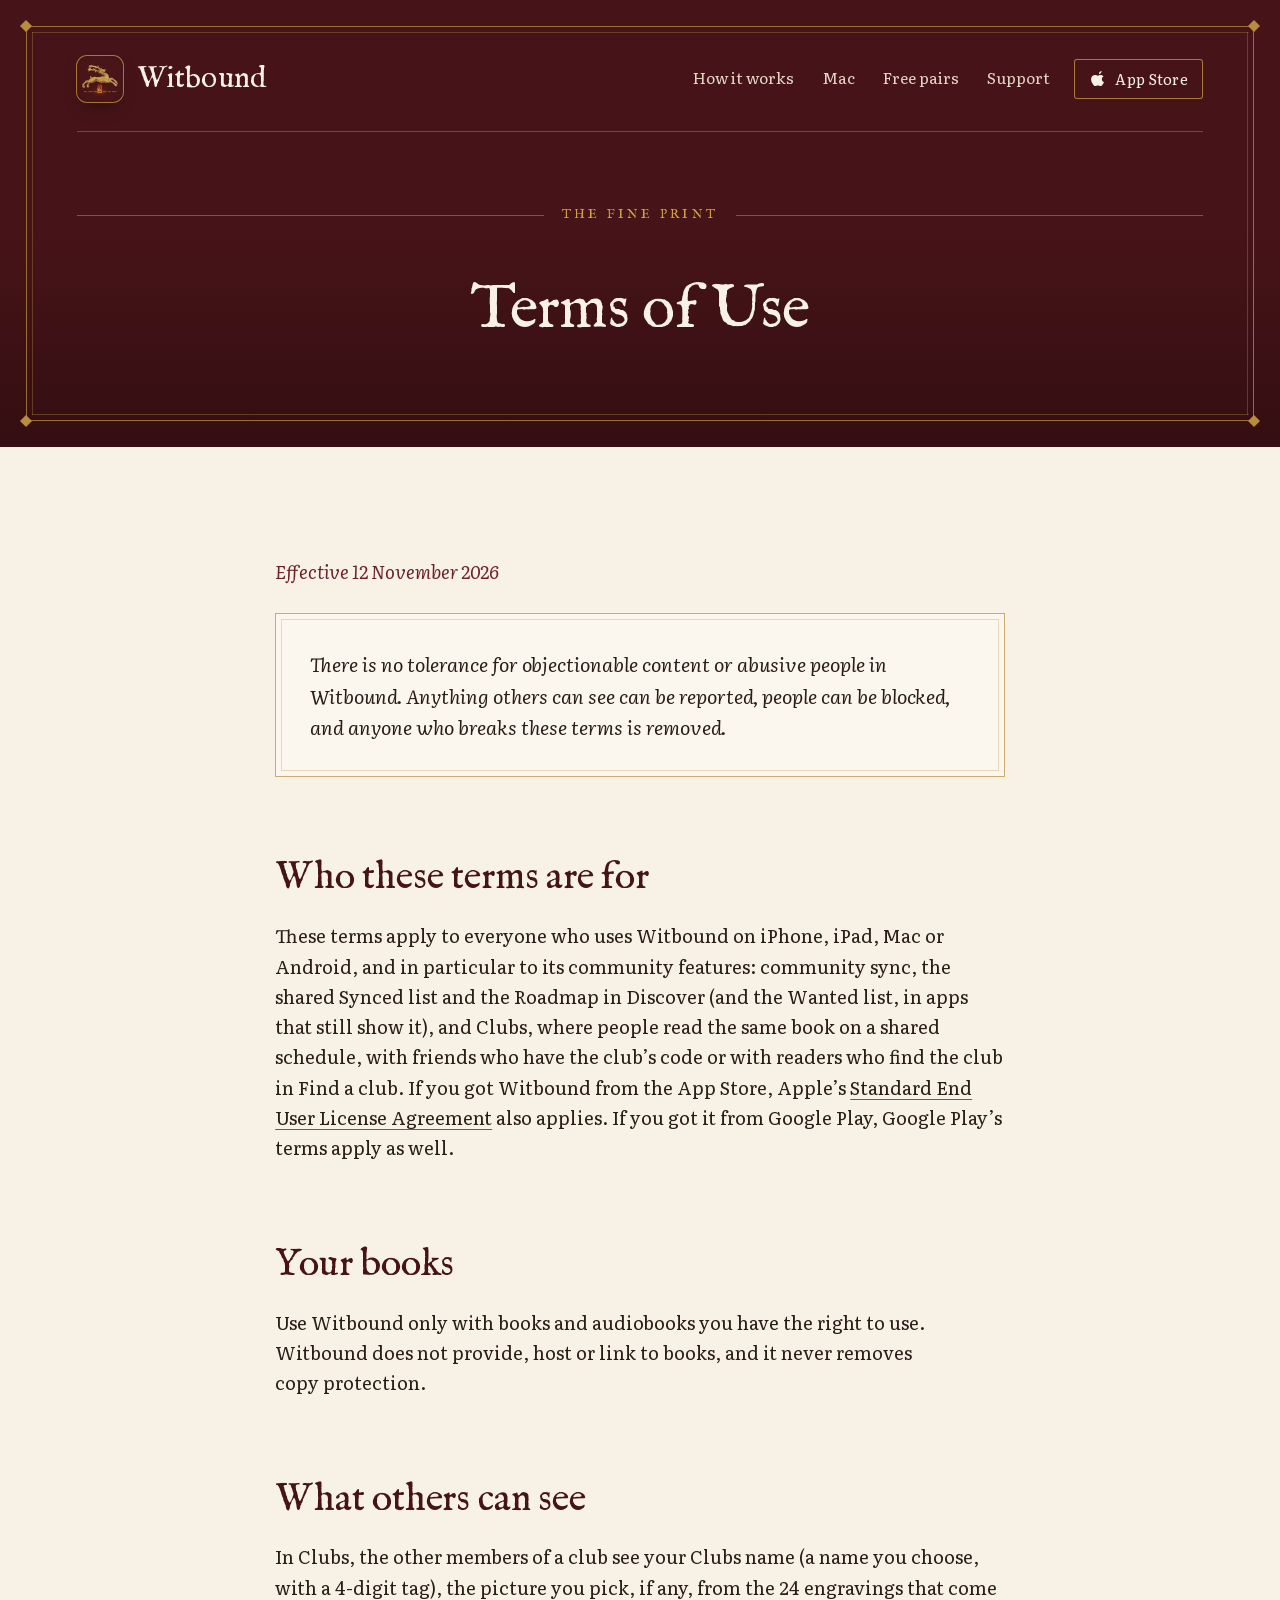
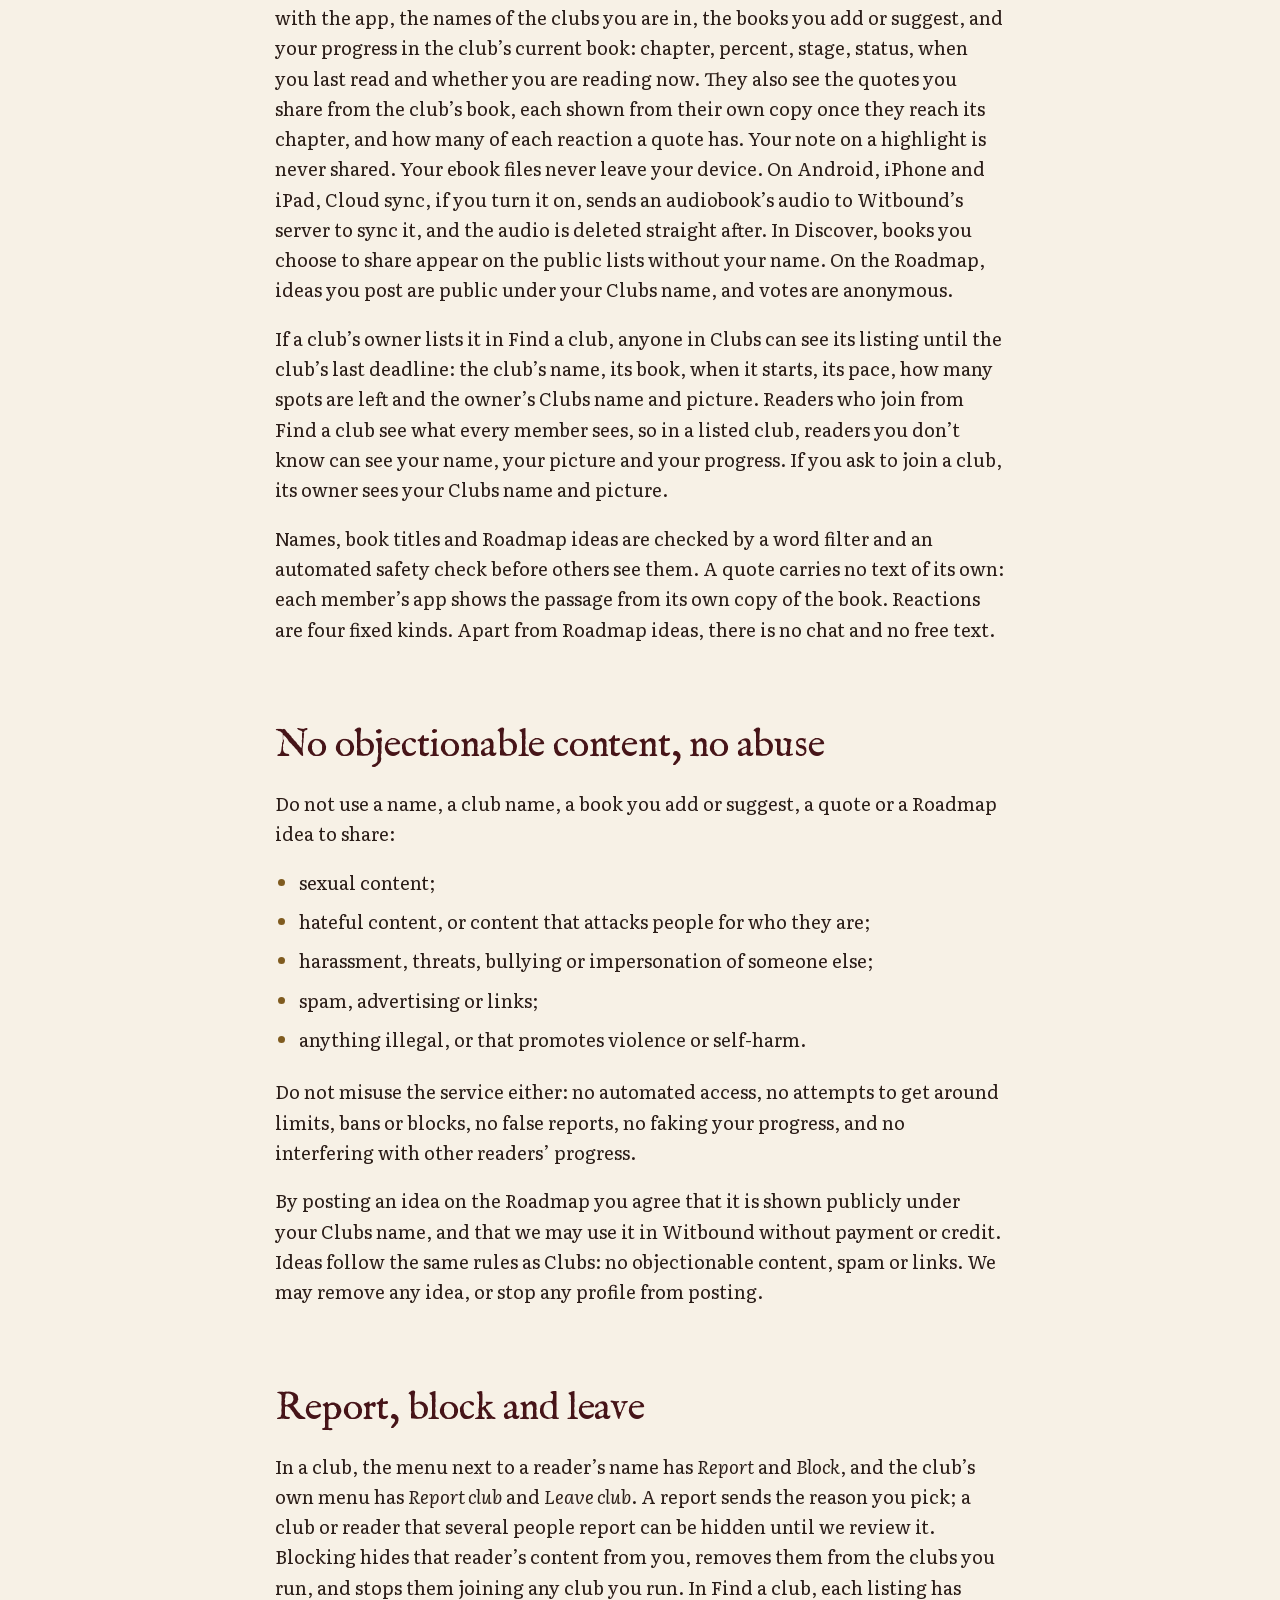
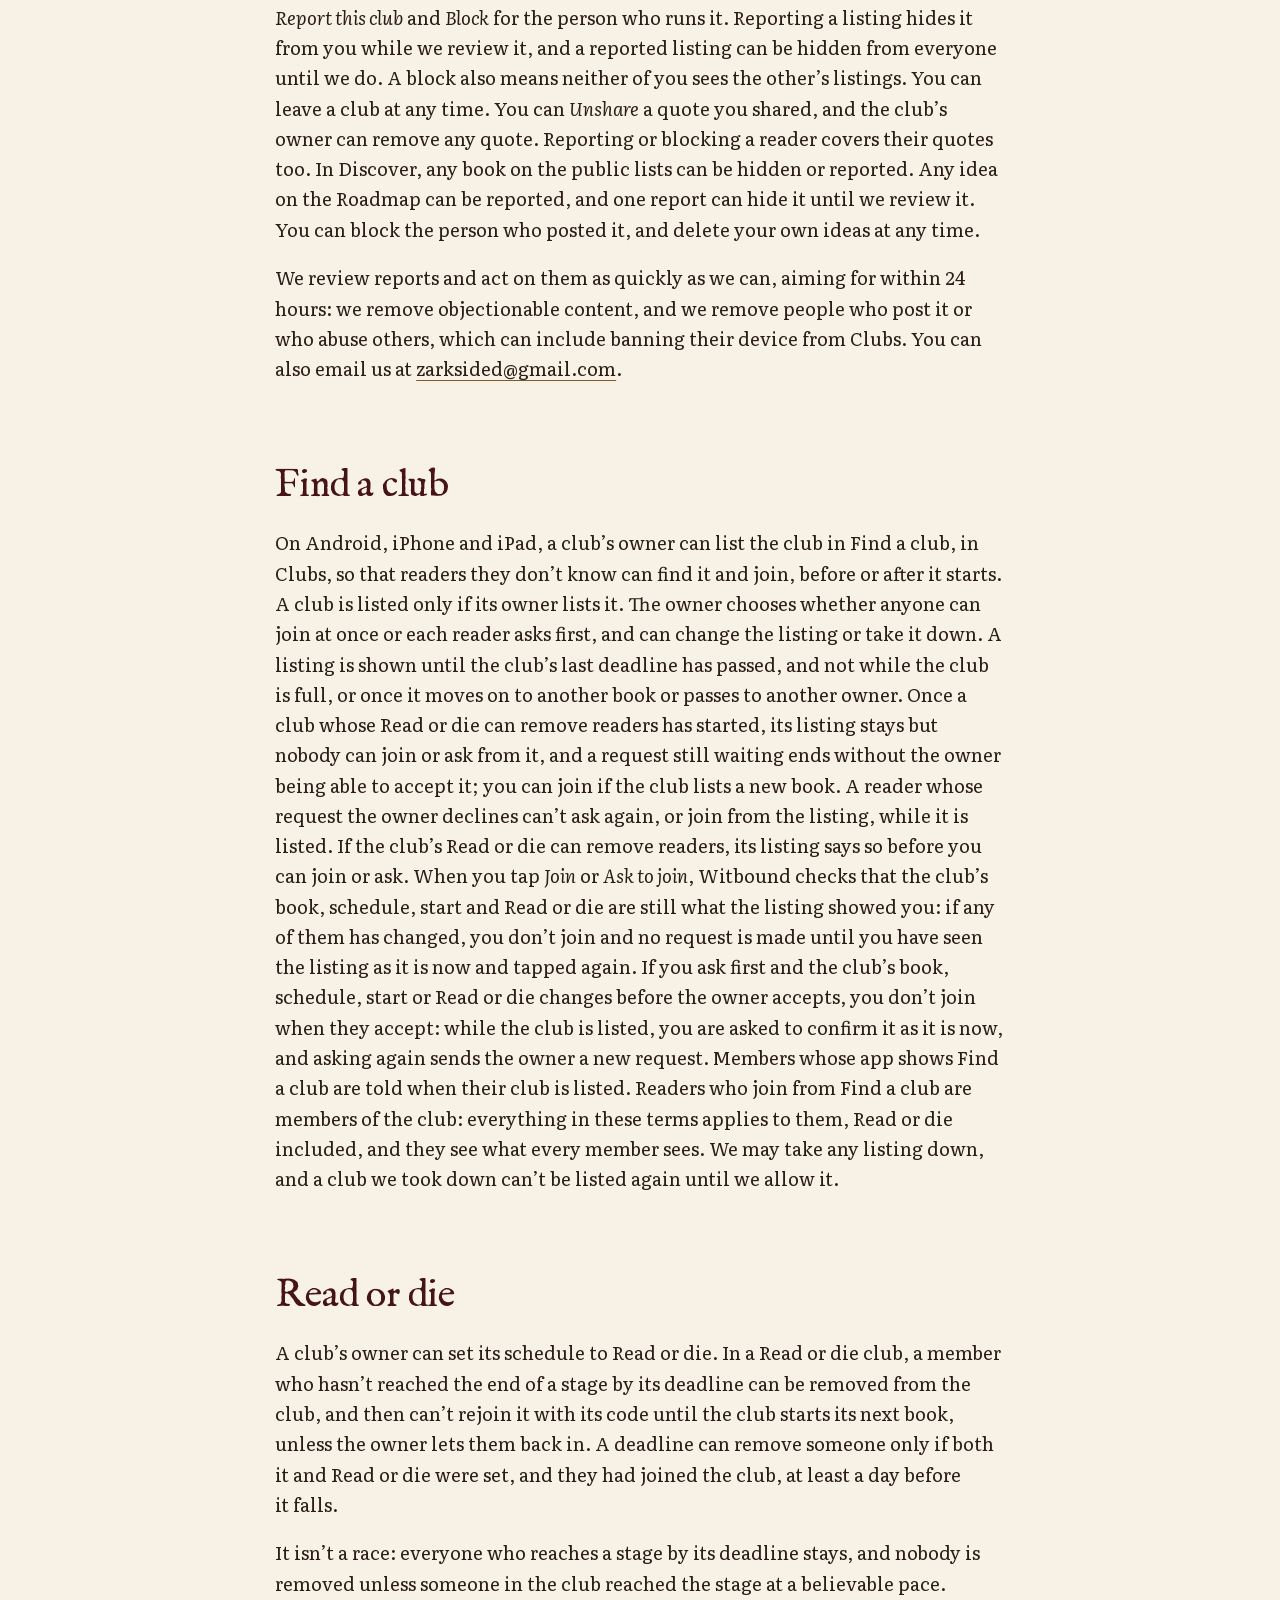
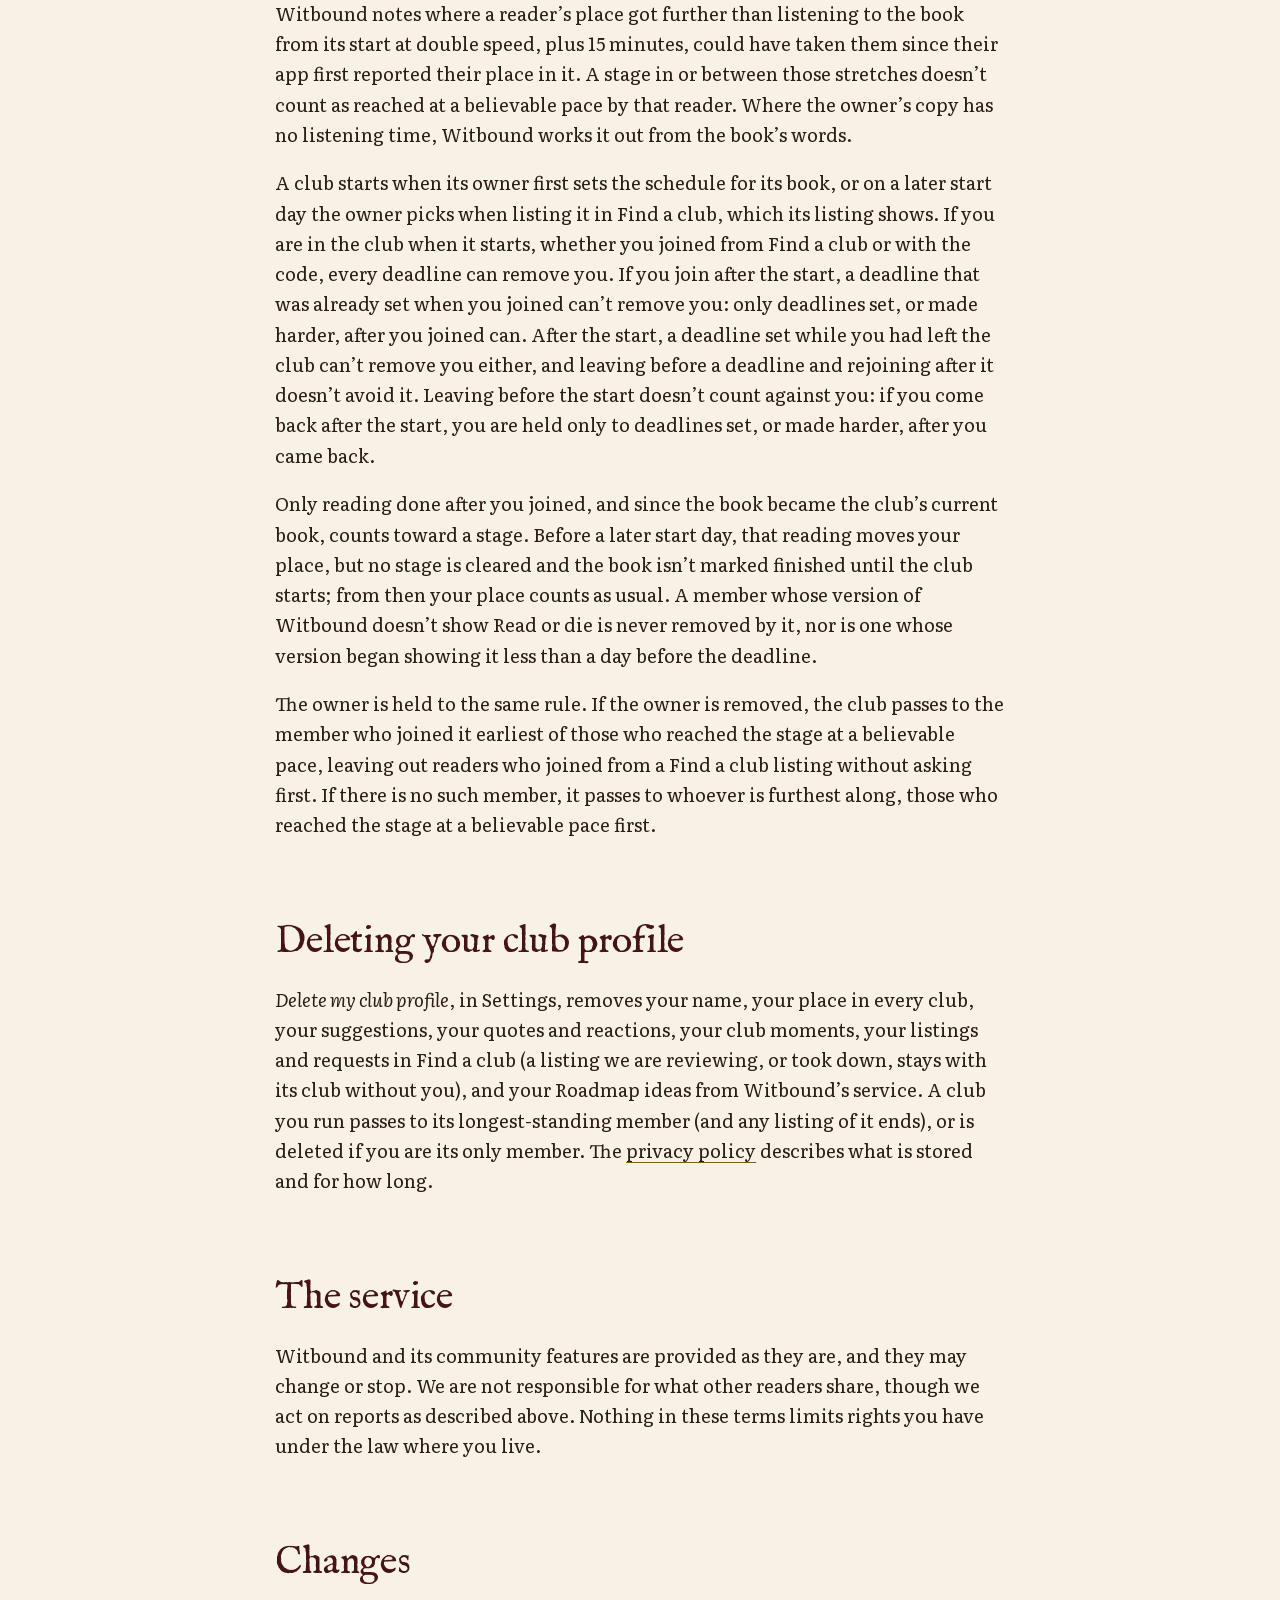
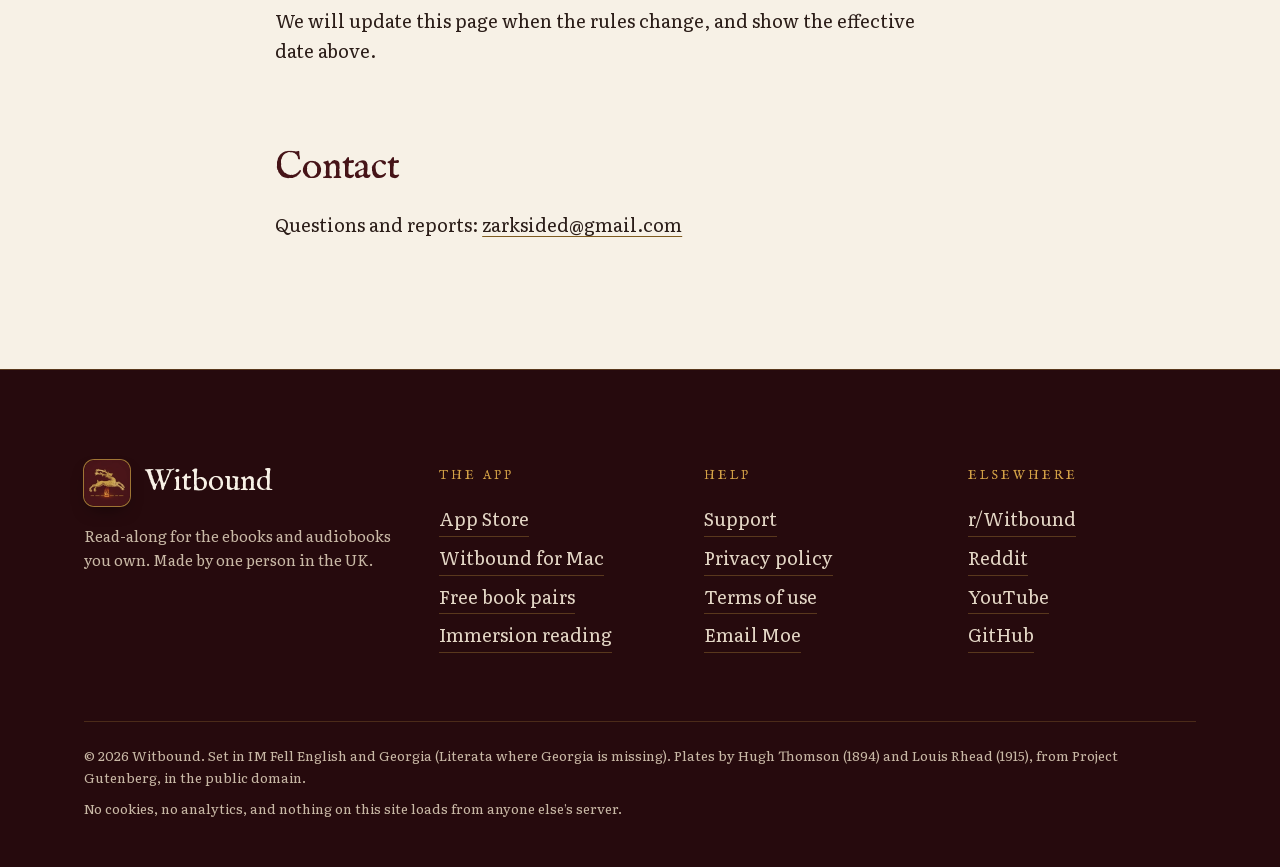
<file: terms.html>
<!doctype html>
<html lang="en">
<head>
<meta charset="utf-8">
<meta name="viewport" content="width=device-width, initial-scale=1">
<title>Witbound — Terms of Use</title>
<meta name="description" content="The rules for Witbound&#x27;s community features: what you may share, how to report and block, and what happens to people who break them.">
<link rel="canonical" href="https://witbound.co.uk/terms.html">
<meta name="theme-color" content="#461418">
<meta name="color-scheme" content="light">
<link rel="stylesheet" href="assets/css/site.css?v=redesign-a">
<link rel="icon" href="favicon.ico?v=1811" sizes="any">
<link rel="icon" href="assets/icon/favicon-32.png?v=1811" type="image/png" sizes="32x32">
<link rel="apple-touch-icon" href="assets/icon/apple-touch-icon.png?v=1811">
<script defer src="assets/js/site.js?v=redesign-a"></script>
</head>
<body>
<a class="wb-skip" href="#wb-main">Skip to the content</a>
<header class="wb-top">
    <div class="wb-top-in">
      <a class="wb-brand" href="./">
        <picture><source type="image/avif" srcset="assets/icon/icon-rounded-128.avif?v=1811"><img src="assets/icon/icon-rounded-128.webp?v=1811" width="46" height="46" alt=""></picture>
        <span class="wb-brand-name">Witbound</span>
      </a>
      <nav class="wb-nav" aria-label="Site"><a href="./#how">How it works</a><a href="mac.html">Mac</a><a href="pairs.html">Free pairs</a><a href="support.html">Support</a></nav>
      <div class="wb-tools">
        <a class="wb-btn wb-btn-main wb-btn-small" href="https://apps.apple.com/app/id6795587495"><svg viewBox="0 0 24 24" fill="currentColor" aria-hidden="true" focusable="false"><path d="M16.5 1.4c.1 1-.3 2-1 2.8-.7.8-1.8 1.4-2.8 1.3-.1-1 .3-2 1-2.7.7-.8 1.9-1.4 2.8-1.4zM19.9 17c-.5 1.2-.8 1.7-1.4 2.7-.9 1.4-2.2 3.1-3.7 3.1-1.4 0-1.7-.9-3.6-.9s-2.3.9-3.6.9c-1.6 0-2.8-1.6-3.7-3C1.2 16.4.9 12 2.5 9.7c1.1-1.6 2.9-2.6 4.5-2.6 1.7 0 2.7 1 4.1 1 1.3 0 2.1-1 4.1-1 1.4 0 2.9.8 4 2.1-3.5 1.9-3 6.9.6 7.8z"/></svg>App Store</a>
        <details class="wb-menu">
          <summary>Menu</summary>
          <nav class="wb-menu-panel" aria-label="Site menu"><a href="./#how">How it works</a><a href="mac.html">Mac</a><a href="pairs.html">Free pairs</a><a href="support.html">Support</a><a class="wb-btn wb-btn-main" href="https://apps.apple.com/app/id6795587495"><svg viewBox="0 0 24 24" fill="currentColor" aria-hidden="true" focusable="false"><path d="M16.5 1.4c.1 1-.3 2-1 2.8-.7.8-1.8 1.4-2.8 1.3-.1-1 .3-2 1-2.7.7-.8 1.9-1.4 2.8-1.4zM19.9 17c-.5 1.2-.8 1.7-1.4 2.7-.9 1.4-2.2 3.1-3.7 3.1-1.4 0-1.7-.9-3.6-.9s-2.3.9-3.6.9c-1.6 0-2.8-1.6-3.7-3C1.2 16.4.9 12 2.5 9.7c1.1-1.6 2.9-2.6 4.5-2.6 1.7 0 2.7 1 4.1 1 1.3 0 2.1-1 4.1-1 1.4 0 2.9.8 4 2.1-3.5 1.9-3 6.9.6 7.8z"/></svg>Get it on the App Store</a></nav>
        </details>
      </div>
    </div>
</header>
<main id="wb-main">

  <header class="wb-page-head wb-head-centred">
      <p class="wb-kicker">The fine print</p>
      <h1>Terms of Use</h1>
  </header>
<section class="wb-sig wb-sig-cream wb-legal">
  <div class="wb-wrap">
    <article class="wb-prose">
  <p class="wb-policy-date">Effective 12 November 2026</p>

  <div class="wb-policy-summary">There is no tolerance for objectionable content or abusive
  people in Witbound. Anything others can see can be reported, people can be blocked, and
  anyone who breaks these terms is removed.</div>

  <h2>Who these terms are for</h2>
  <p>These terms apply to everyone who uses Witbound on iPhone, iPad, Mac or Android, and in
  particular to its community features: community sync, the shared Synced list and the Roadmap
  in Discover (and the Wanted list, in apps that still show it), and Clubs, where people read the same book on a shared
  schedule, with friends who have the club&rsquo;s code or with readers who find the club in Find a club. If you got
  Witbound from the App Store, Apple&rsquo;s
  <a href="https://www.apple.com/legal/internet-services/itunes/dev/stdeula/">Standard End User License Agreement</a> also applies. If you got it
  from Google Play, Google Play&rsquo;s terms apply as well.</p>

  <h2>Your books</h2>
  <p>Use Witbound only with books and audiobooks you have the right to use. Witbound does not
  provide, host or link to books, and it never removes copy protection.</p>

  <h2>What others can see</h2>
  <p>In Clubs, the other members of a club see your Clubs name (a name you choose, with a
  4-digit tag), the picture you pick, if any, from the 24 engravings that come with the app,
  the names of the clubs you are in, the books you add or suggest, and your
  progress in the club&rsquo;s current book: chapter, percent, stage, status, when you last
  read and whether you are reading now. They also see the quotes you share from the
  club&rsquo;s book, each shown from their own copy once they reach its chapter, and how many of
  each reaction a quote has. Your note on a highlight is never shared. Your ebook files never
  leave your device. On Android, iPhone and iPad, Cloud sync, if you turn it on, sends an audiobook&rsquo;s audio to
  Witbound&rsquo;s server to sync it, and the audio is deleted straight after. In Discover,
  books you choose to share appear on the public lists without your name. On the Roadmap, ideas
  you post are public under your Clubs name, and votes are anonymous.</p>
  <p>If a club&rsquo;s owner lists it in Find a club, anyone in Clubs can see its listing until the
  club&rsquo;s last deadline: the club&rsquo;s name, its book, when it starts, its pace, how many spots are left and
  the owner&rsquo;s Clubs name and picture. Readers who join from Find a club see what every member
  sees, so in a listed club, readers you don&rsquo;t know can see your name, your picture and your
  progress. If you ask to join a club, its owner sees your Clubs name and picture.</p>
  <p>Names, book titles and Roadmap ideas are checked by a word filter and an automated safety
  check before others see them. A quote carries no text of its own: each member&rsquo;s app shows the passage
  from its own copy of the book. Reactions are four fixed kinds. Apart from Roadmap ideas, there is
  no chat and no free text.</p>

  <h2>No objectionable content, no abuse</h2>
  <p>Do not use a name, a club name, a book you add or suggest, a quote or a Roadmap idea to share:</p>
  <ul>
    <li>sexual content;</li>
    <li>hateful content, or content that attacks people for who they are;</li>
    <li>harassment, threats, bullying or impersonation of someone else;</li>
    <li>spam, advertising or links;</li>
    <li>anything illegal, or that promotes violence or self-harm.</li>
  </ul>
  <p>Do not misuse the service either: no automated access, no attempts to get around limits,
  bans or blocks, no false reports, no faking your progress, and no interfering with other
  readers&rsquo; progress.</p>
  <p>By posting an idea on the Roadmap you agree that it is shown publicly under your Clubs name,
  and that we may use it in Witbound without payment or credit. Ideas follow the same rules as
  Clubs: no objectionable content, spam or links. We may remove any idea, or stop any profile
  from posting.</p>

  <h2>Report, block and leave</h2>
  <p>In a club, the menu next to a reader&rsquo;s name has <em>Report</em> and <em>Block</em>,
  and the club&rsquo;s own menu has <em>Report club</em> and <em>Leave club</em>. A report
  sends the reason you pick; a club or reader that several people report can be hidden until we
  review it. Blocking hides that reader&rsquo;s content from you, removes them from the clubs you
  run, and stops them joining any club you run. In Find a club, each listing has <em>Report this
  club</em> and <em>Block</em> for the person who runs it. Reporting a listing hides it from you while
  we review it, and a reported listing can be hidden from everyone until we do. A block also means
  neither of you sees the other&rsquo;s listings. You can leave a club at any time. You can
  <em>Unshare</em> a quote you shared, and the club&rsquo;s owner can remove any quote. Reporting or
  blocking a reader covers their quotes too. In Discover, any book on the public lists can be
  hidden or reported. Any idea on the Roadmap can be reported, and one report can hide it until we
  review it. You can block the person who posted it, and delete your own ideas at any time.</p>
  <p>We review reports and act on them as quickly as we can, aiming for within 24 hours: we
  remove objectionable content, and we remove people who post it or who abuse others, which can
  include banning their device from Clubs. You can also email us at
  <a href="mailto:zarksided@gmail.com">zarksided@gmail.com</a>.</p>

  <h2>Find a club</h2>
  <p>On Android, iPhone and iPad, a club&rsquo;s owner can list the club in Find a club, in Clubs, so that
  readers they don&rsquo;t know can find it and join, before or after it starts. A club is listed only if its
  owner lists it. The owner chooses whether anyone can join at once or each reader asks first, and
  can change the listing or take it down. A listing is shown until the club&rsquo;s last deadline has passed, and not
  while the club is full, or once it moves on to another book or passes to another owner. Once a
  club whose Read or die can remove readers has started, its listing stays but nobody can join or ask
  from it, and a request still waiting ends without the owner being able to accept it; you can join
  if the club lists a new book. A reader
  whose request the owner declines can&rsquo;t ask again, or join from the listing, while it is
  listed. If the club&rsquo;s Read or die can remove readers, its listing says so before you can join
  or ask. When you tap <em>Join</em> or <em>Ask to join</em>, Witbound checks that the club&rsquo;s
  book, schedule, start and Read or die are still what the listing showed you: if any of them has
  changed, you don&rsquo;t join and no request is made until you have seen the listing as it is now
  and tapped again.
  If you ask first and the club&rsquo;s book, schedule, start or Read or die changes before the owner
  accepts, you don&rsquo;t join when they accept: while the club is listed, you are asked to confirm it
  as it is now, and asking again sends the owner a new request. Members whose app shows Find
  a club are told when their club is listed. Readers who join from Find a club are members of the
  club: everything in these terms applies to them, Read or die included, and they see what every
  member sees.
  We may take any listing down, and a club we took down can&rsquo;t be listed again until we allow
  it.</p>

  <h2>Read or die</h2>
  <p>A club&rsquo;s owner can set its schedule to Read or die. In a Read or die club, a member who
  hasn&rsquo;t reached the end of a stage by its deadline can be removed from the club, and then
  can&rsquo;t rejoin it with its code until the club starts its next book, unless the owner lets them
  back in. A deadline can remove someone only if both it and Read or die were set, and they had
  joined the club, at least a day before it falls.</p>
  <p>It isn&rsquo;t a race: everyone who reaches a stage by its deadline stays, and nobody is removed
  unless someone in the club reached the stage at a believable pace. Witbound notes where a
  reader&rsquo;s place got further than listening to the book from its start at double speed, plus
  15 minutes, could have taken them since their app first reported their place in it. A stage in or
  between those stretches doesn&rsquo;t count as reached at a believable pace by that reader. Where
  the owner&rsquo;s copy has no listening time, Witbound works it out from the book&rsquo;s words.</p>
  <p>A club starts when its owner first sets the schedule for its book, or on a later start day the
  owner picks when listing it in Find a club, which its listing shows.
  If you are in the club when it starts, whether you joined from Find a club or with the code,
  every deadline can remove you. If you join after the start, a deadline that was already set when
  you joined can&rsquo;t remove you: only deadlines set, or made harder, after you joined can. After
  the start, a deadline set while you had left the club can&rsquo;t remove you either, and leaving
  before a deadline and rejoining after it doesn&rsquo;t avoid it. Leaving before the start
  doesn&rsquo;t count against you: if you come back after the start, you are held only to deadlines
  set, or made harder, after you came back.</p>
  <p>Only reading done after you joined, and since the book became the club&rsquo;s current book,
  counts toward a stage. Before a later start day, that reading moves your place, but no stage is
  cleared and the book isn&rsquo;t marked finished until the club starts; from then your place counts
  as usual. A member whose version of Witbound doesn&rsquo;t show Read or die is never removed by
  it, nor is one whose version began showing it less than a day before the deadline.</p>
  <p>The owner is held to the same rule. If the owner is removed, the club passes to the member who
  joined it earliest of those who reached the stage at a believable pace, leaving out readers who
  joined from a Find a club listing without asking first. If there is no such member, it passes to
  whoever is furthest along, those who reached the stage at a believable pace first.</p>

  <h2>Deleting your club profile</h2>
  <p><em>Delete my club profile</em>, in Settings,
  removes your name, your place in every club, your suggestions, your quotes and reactions, your
  club moments, your listings and requests in Find a club (a listing we are reviewing, or took
  down, stays with its club without you), and your Roadmap ideas from Witbound&rsquo;s service. A
  club you run passes to its longest-standing member (and any listing of it ends), or is deleted
  if you are its only member. The
  <a href="privacy.html">privacy policy</a> describes what is stored and for how long.</p>

  <h2>The service</h2>
  <p>Witbound and its community features are provided as they are, and they may change or stop.
  We are not responsible for what other readers share, though we act on reports as described
  above. Nothing in these terms limits rights you have under the law where you live.</p>

  <h2>Changes</h2>
  <p>We will update this page when the rules change, and show the effective date above.</p>

  <h2>Contact</h2>
  <p>Questions and reports: <a href="mailto:zarksided@gmail.com">zarksided@gmail.com</a></p>
    </article>
  </div>
</section>
</main>
<footer class="wb-foot">
  <div class="wb-foot-in">
    <div class="wb-foot-brand">
      <picture class="wb-foot-tile"><source type="image/avif" srcset="assets/icon/icon-rounded-128.avif?v=1811"><img src="assets/icon/icon-rounded-128.webp?v=1811" width="46" height="46" alt="" loading="lazy" decoding="async"></picture>
      <p class="wb-foot-name">Witbound</p>
      <p>Read-along for the ebooks and audiobooks you own. Made by one person in the UK.</p>
    </div>
    <nav class="wb-foot-col" aria-labelledby="wb-foot-app">
      <h2 id="wb-foot-app">The app</h2>
      <ul>
        <li><a href="https://apps.apple.com/app/id6795587495">App Store</a></li>
        <li><a href="mac.html">Witbound for Mac</a></li>
        <li><a href="pairs.html">Free book pairs</a></li>
        <li><a href="immersion-reading.html">Immersion reading</a></li>
      </ul>
    </nav>
    <nav class="wb-foot-col" aria-labelledby="wb-foot-help">
      <h2 id="wb-foot-help">Help</h2>
      <ul>
        <li><a href="support.html">Support</a></li>
        <li><a href="privacy.html">Privacy policy</a></li>
        <li><a href="terms.html">Terms of use</a></li>
        <li><a href="mailto:zarksided@gmail.com">Email Moe</a></li>
      </ul>
    </nav>
    <nav class="wb-foot-col" aria-labelledby="wb-foot-else">
      <h2 id="wb-foot-else">Elsewhere</h2>
      <ul>
        <li><a href="https://www.reddit.com/r/Witbound/">r/Witbound</a></li>
        <li><a href="https://www.reddit.com/user/zarkside" rel="me">Reddit</a></li>
        <li><a href="https://www.youtube.com/channel/UCBlfBKVE_jqMJwwCNtO7BDg" rel="me">YouTube</a></li>
        <li><a href="https://github.com/grinzark/witbound-site" rel="me">GitHub</a></li>
      </ul>
    </nav>
  </div>
  <div class="wb-foot-small">
    <p>&copy; 2026 Witbound. Set in IM Fell English and Georgia (Literata where Georgia is missing). Plates by Hugh Thomson (1894) and Louis Rhead (1915), from Project Gutenberg, in the public domain.</p>
    <p>No cookies, no analytics, and nothing on this site loads from anyone else&rsquo;s server.</p>
  </div>
</footer>
</body>
</html>
</file>
<file: assets/css/site.css>
/* witbound.co.uk, direction A: "Bound volume" (16 Oct 2026).
   The site as a bound book: Oxblood cloth with gilt rules, cream leaves, public-domain plates printed in
   Oxblood ink on the page or stamped in gilt on the cloth, and the reviews as endpapers.
   One theme on purpose: the book is Oxblood and cream on every device. Every class is wb- prefixed.
   privacy.html and terms.html carry the live policy text byte for byte, in the same binding as every page. */

/* ---------- Fonts: all served from this site ---------- */
/* IM FELL English Roman (SIL OFL 1.1), subset and renamed, since a modified copy may not keep its Reserved Font Name. */
@font-face { font-family: "Witbound Display"; src: url("../fonts/witbound-display.woff") format("woff"); font-weight: 400; font-style: normal; font-display: swap; }
/* Literata steps in where Georgia is missing (Android, Linux), as the colophon says. */
@font-face { font-family: "Literata"; src: url("../fonts/literata-regular.woff2") format("woff2"); font-weight: 400; font-style: normal; font-display: swap; }
@font-face { font-family: "Literata"; src: url("../fonts/literata-italic.woff2") format("woff2"); font-weight: 400; font-style: italic; font-display: swap; }

/* ---------- Tokens: the App Store cards' own colours ---------- */
:root {
  color-scheme: light;
  --ox: #461418;          /* Oxblood (70,20,24), the cloth */
  --ox-deep: #340E12;     /* where the cloth eases to */
  --ox-night: #260A0D;    /* endpapers and the colophon */
  --cream: #F7F1E6;       /* the page, and headlines on the cloth */
  --mount: #FBF7EF;       /* a tipped-in plate's mount */
  --gold: #D5A347;        /* sublines and the lit word on the cloth (6.7:1 on --ox) */
  --gilt: #B88D3E;        /* hairlines, double rules, frame edges */
  --gold-ink: #7F5B1F;    /* gold that reads on cream (5.5:1) */
  --ink: #2B1D18;         /* body text on cream (14.5:1) */
  --ink-soft: #5E4B40;    /* quiet text on cream (7.3:1) */
  --ox-ink: #6E2228;      /* Oxblood italic on cream (9.7:1) */
  --on-ox: #F7F1E6;
  --on-ox-soft: #E3D6C5;  /* body text on the cloth (11:1) */
  --on-ox-quiet: #C9B9A6; /* small print on the cloth (8:1) */
  --bezel: #101012;
  --rule: rgba(184, 141, 62, .5);

  --display: "Witbound Display", "IM Fell English", Georgia, serif;
  --serif: Georgia, "Literata", "Times New Roman", serif;

  --fs-h1: clamp(2.55rem, 1.6rem + 3.9vw, 5.35rem);
  --fs-h1-page: clamp(2.35rem, 1.5rem + 3vw, 4.4rem);
  --fs-h2: clamp(2.15rem, 1.45rem + 2.9vw, 4.1rem);
  --fs-h3: clamp(1.45rem, 1.25rem + .8vw, 1.95rem);
  --fs-lede: clamp(1.16rem, 1.02rem + .55vw, 1.5rem);
  --fs-body: clamp(1.04rem, 1rem + .18vw, 1.14rem);
  --fs-small: .92rem;
  --fs-rh: .78rem;

  --max: 1240px;
  --gutter: clamp(20px, 5vw, 64px);
  --pad-x: max(var(--gutter), calc((100% - var(--max)) / 2 + var(--gutter)));
  --sig-pad: clamp(72px, 8.6vw, 128px);
  --fi: clamp(10px, 2vw, 28px);          /* where the cover's gilt frame sits */
  --cover-in: clamp(16px, 4vw, 64px);    /* the cover's inner margin, inside the frame */
  /* Where a page's title lines up: with the masthead's tile, inside the frame */
  --cover-x: calc(var(--fi) + max(0px, (100% - 2 * var(--fi) - var(--max) - 2 * var(--gutter)) / 2) + var(--cover-in));
  --ease: cubic-bezier(.22, .61, .36, 1);
  --diamond: url("data:image/svg+xml,%3Csvg xmlns='http://www.w3.org/2000/svg' viewBox='0 0 12 12'%3E%3Cpath d='M6 0 12 6 6 12 0 6Z' fill='%23B88D3E'/%3E%3C/svg%3E");
}

/* ---------- Base ---------- */
*, *::before, *::after { box-sizing: border-box; }
html { -webkit-text-size-adjust: 100%; text-size-adjust: 100%; scroll-behavior: smooth; background: var(--ox); }
@media (prefers-reduced-motion: reduce) { html { scroll-behavior: auto; } }
body {
  margin: 0;
  background: var(--ox-night);
  color: var(--ink);
  font: 400 var(--fs-body)/1.66 var(--serif);
  font-synthesis: none;
  text-rendering: optimizeLegibility;
  -webkit-font-smoothing: antialiased;
  overflow-x: hidden;
}
main { display: block; background: var(--cream); }
img, video, picture { display: block; max-width: 100%; height: auto; }
a { color: inherit; text-decoration-thickness: 1px; text-underline-offset: .22em; }
p { margin: 0 0 1em; }
h1, h2, h3, h4 { font-family: var(--display); font-weight: 400; margin: 0; text-wrap: balance; letter-spacing: -.005em; }
h1, h2 { isolation: isolate; } /* a lit phrase's band sits behind its letters, never behind the section */
cite { font-style: italic; }
strong, b { font-weight: 700; }
.wb-vh { position: absolute !important; width: 1px; height: 1px; margin: -1px; overflow: hidden; clip: rect(0 0 0 0); white-space: nowrap; }
:focus-visible { outline: 2px solid var(--focus, var(--ox)); outline-offset: 3px; border-radius: 2px; }
.wb-skip { position: absolute; left: 12px; top: -80px; z-index: 50; background: var(--cream); color: var(--ox); padding: 10px 14px; font-family: var(--serif); }
.wb-skip:focus { top: 12px; }
.wb-wrap { max-width: var(--max); margin: 0 auto; padding: 0 var(--gutter); }
/* The old light/dark button and the A2 stag, in a policy page a browser may still hold from the old site. */
.wb-theme, .wb-stagmark { display: none !important; }

/* ---------- Gatherings: the page alternates Oxblood and cream ---------- */
.wb-sig { position: relative; padding: var(--sig-pad) 0; }
.wb-sig-ox {
  --focus: var(--gold);
  color: var(--on-ox-soft);
  background:
    linear-gradient(var(--gilt), var(--gilt)) top 0 left 0 / 100% 1px no-repeat,
    linear-gradient(rgba(184,141,62,.45), rgba(184,141,62,.45)) top 5px left 0 / 100% 1px no-repeat,
    linear-gradient(var(--gilt), var(--gilt)) bottom 0 left 0 / 100% 1px no-repeat,
    linear-gradient(rgba(184,141,62,.45), rgba(184,141,62,.45)) bottom 5px left 0 / 100% 1px no-repeat,
    linear-gradient(180deg, var(--ox) 0%, var(--ox) 38%, var(--ox-deep) 100%);
}
.wb-sig-cream { --focus: var(--ox); background: var(--cream); color: var(--ink); }
.wb-sig-cream + .wb-sig-cream { padding-top: 0; }

/* The running head: small capitals over a hairline, like the top of a book's page */
.wb-rh, .wb-kicker {
  display: flex; align-items: center; gap: 18px;
  margin: 0 0 clamp(30px, 4.2vw, 56px);
  font-family: var(--display); font-size: var(--fs-rh); line-height: 1.2;
  text-transform: uppercase; letter-spacing: .26em;
  color: var(--gold-ink);
}
.wb-rh::after, .wb-kicker::after { content: ""; flex: 1 1 auto; height: 1px; background: currentColor; opacity: .45; }
.wb-sig-ox .wb-rh, .wb-cover .wb-rh, .wb-page-head .wb-kicker, .wb-endpapers .wb-rh { color: var(--gold); }

.wb-h2 { font-size: var(--fs-h2); line-height: 1.04; color: var(--ox); }
.wb-sig-ox .wb-h2, .wb-endpapers .wb-h2 { color: var(--on-ox); }
.wb-lede { font-family: var(--serif); font-style: italic; font-size: var(--fs-lede); line-height: 1.5; color: var(--ox-ink); margin: .7em 0 0; max-width: 34em; text-wrap: pretty; }
.wb-sig-ox .wb-lede, .wb-endpapers .wb-lede { color: var(--gold); }
.wb-prose { max-width: 36em; }
.wb-prose p { text-wrap: pretty; }
.wb-prose > p:first-child { margin-top: 0; }
.wb-prose a, .wb-text a, .wb-small a { text-decoration-color: var(--gold-ink); }
.wb-sig-ox .wb-prose a, .wb-sig-ox .wb-text a, .wb-sig-ox .wb-small a { text-decoration-color: var(--gold); color: var(--on-ox); }
.wb-lead-in { font-weight: 400; font-family: var(--display); font-size: 1.12em; color: var(--ox); letter-spacing: .01em; }
.wb-sig-ox .wb-lead-in { color: var(--on-ox); }
.wb-small { font-size: var(--fs-small); line-height: 1.55; color: var(--ink-soft); }
.wb-sig-ox .wb-small, .wb-page-head .wb-small { color: var(--on-ox-quiet); }
.wb-gap { margin-top: 34px; }

/* A fleuron between passages */
.wb-fleuron { display: flex; align-items: center; gap: 14px; color: var(--gilt); margin: clamp(36px, 5vw, 64px) 0; }
.wb-fleuron::before, .wb-fleuron::after { content: ""; flex: 1; height: 1px; background: currentColor; opacity: .55; }
.wb-fleuron svg { width: 26px; height: 12px; flex: none; }

/* ---------- Devices: the cards' frame, a dark bezel with a thin gilt edge ---------- */
.wb-device { margin: 0; }
.wb-phone { container-type: inline-size; width: min(var(--w, 300px), 100%); }
.wb-phone-body {
  position: relative;
  padding: 2.88cqw;
  border-radius: 17.1cqw;
  background: var(--bezel);
  box-shadow: 0 0 0 1px var(--gilt), inset 0 0 0 1px rgba(255,255,255,.06), 0 40px 70px -34px rgba(16,3,5,.75), 0 14px 26px -16px rgba(16,3,5,.5);
}
.wb-sig-cream .wb-phone-body { box-shadow: 0 0 0 1px var(--gilt), inset 0 0 0 1px rgba(255,255,255,.06), 0 36px 60px -32px rgba(70,20,24,.55), 0 10px 22px -14px rgba(70,20,24,.35); }
.wb-phone-body img, .wb-phone-body video { width: 100%; aspect-ratio: 1206 / 2622; object-fit: cover; border-radius: 14.2cqw; background: #F6F3EC; }
.wb-device figcaption { font-size: var(--fs-small); line-height: 1.5; margin-top: 18px; color: var(--ink-soft); max-width: 22em; }
.wb-sig-ox .wb-device figcaption, .wb-cover .wb-device figcaption { color: var(--on-ox-quiet); }
.wb-tablet { container-type: inline-size; width: 100%; }
.wb-tablet-body { padding: 1.15cqw; border-radius: 3.1cqw; background: var(--bezel); box-shadow: 0 0 0 1px var(--gilt), inset 0 0 0 1px rgba(255,255,255,.06), 0 50px 90px -40px rgba(16,3,5,.8), 0 16px 30px -18px rgba(16,3,5,.55); }
.wb-tablet-body img { width: 100%; aspect-ratio: 2752 / 2064; border-radius: 2.1cqw; background: #F6F3EC; }

/* Plates: public-domain engravings, printed in Oxblood ink on the cream page or stamped in gilt on the cloth */
.wb-plate { margin: 0; }
.wb-plate img { width: 100%; height: auto; }
.wb-plate figcaption { margin-top: 14px; font-size: .86rem; line-height: 1.5; font-style: italic; color: var(--ink-soft); }
.wb-sig-ox .wb-plate figcaption, .wb-page-head .wb-plate figcaption, .wb-endpapers .wb-plate figcaption { color: var(--on-ox-quiet); }
.wb-plate-mounted { padding: clamp(18px, 2.4vw, 30px); background: var(--mount); box-shadow: 0 0 0 1px rgba(184,141,62,.55), 0 0 0 6px var(--mount), 0 0 0 7px rgba(184,141,62,.35), 0 26px 50px -30px rgba(70,20,24,.45); }

/* ---------- Buttons and links ---------- */
.wb-btn {
  display: inline-flex; align-items: center; justify-content: center; gap: .6em;
  font: 400 1.02rem/1.1 var(--serif); letter-spacing: .01em;
  padding: .95em 1.4em; border-radius: 3px; min-height: 44px;
  text-decoration: none; cursor: pointer; border: 0;
  background: var(--ox); color: var(--cream);
  transition: background-color .2s var(--ease), color .2s var(--ease), transform .2s var(--ease);
}
.wb-btn svg { width: 1.15em; height: 1.15em; flex: none; }
.wb-btn:hover { background: #5A1A20; }
.wb-btn:active { transform: translateY(1px); }
.wb-btn-gold, .wb-sig-ox .wb-btn-main, .wb-page-head .wb-btn-main, .wb-menu-panel .wb-btn-main { background: var(--gold); color: #2A0A0D; box-shadow: 0 0 0 1px rgba(255,236,190,.25) inset, 0 10px 24px -12px rgba(0,0,0,.6); }
.wb-btn-gold:hover, .wb-sig-ox .wb-btn-main:hover, .wb-page-head .wb-btn-main:hover, .wb-menu-panel .wb-btn-main:hover { background: #E2B65E; }
.wb-btn-line, .wb-top .wb-btn-small, .wb-page-head .wb-btn-alt { background: transparent; color: var(--on-ox); box-shadow: inset 0 0 0 1px rgba(213,163,71,.7); }
.wb-btn-line:hover, .wb-top .wb-btn-small:hover, .wb-page-head .wb-btn-alt:hover { background: rgba(213,163,71,.12); }
.wb-sig-cream .wb-btn-line, .wb-page-body .wb-btn-line, .wb-sheet .wb-btn-line { color: var(--ox); box-shadow: inset 0 0 0 1px var(--gilt); }
.wb-sig-cream .wb-btn-line:hover, .wb-page-body .wb-btn-line:hover, .wb-sheet .wb-btn-line:hover { background: rgba(184,141,62,.12); }
.wb-btn-small { font-size: .92rem; padding: .62em 1.05em; min-height: 40px; }
.wb-textlink { color: var(--on-ox); text-decoration: underline; text-decoration-color: var(--gold); text-underline-offset: .28em; }
.wb-textlink:hover { color: var(--gold); }
.wb-sig-cream .wb-textlink { color: var(--ox); text-decoration-color: var(--gold-ink); }
.wb-sig-cream .wb-textlink:hover { color: #8A2A31; }
.wb-actions { display: flex; flex-wrap: wrap; align-items: center; gap: 14px 26px; }

/* ---------- The masthead: the tile, the name in IM Fell, the links ---------- */
.wb-top {
  --focus: var(--gold);
  position: relative; z-index: 3;
  color: var(--on-ox-soft);
  padding: var(--fi) var(--fi) 0;
  /* The top half of the cover's double gilt frame; .wb-page-head draws the bottom half. */
  background:
    var(--diamond) left calc(var(--fi) - 6px) top calc(var(--fi) - 6px) / 12px 12px no-repeat,
    var(--diamond) right calc(var(--fi) - 6px) top calc(var(--fi) - 6px) / 12px 12px no-repeat,
    linear-gradient(rgba(184,141,62,.75), rgba(184,141,62,.75)) left var(--fi) top var(--fi) / calc(100% - 2 * var(--fi)) 1px no-repeat,
    linear-gradient(rgba(184,141,62,.75), rgba(184,141,62,.75)) left var(--fi) top var(--fi) / 1px 100% no-repeat,
    linear-gradient(rgba(184,141,62,.75), rgba(184,141,62,.75)) right var(--fi) top var(--fi) / 1px 100% no-repeat,
    linear-gradient(rgba(184,141,62,.35), rgba(184,141,62,.35)) left calc(var(--fi) + 6px) top calc(var(--fi) + 6px) / calc(100% - 2 * var(--fi) - 12px) 1px no-repeat,
    linear-gradient(rgba(184,141,62,.35), rgba(184,141,62,.35)) left calc(var(--fi) + 6px) top calc(var(--fi) + 6px) / 1px 100% no-repeat,
    linear-gradient(rgba(184,141,62,.35), rgba(184,141,62,.35)) right calc(var(--fi) + 6px) top calc(var(--fi) + 6px) / 1px 100% no-repeat,
    var(--ox);
}
.wb-top-in {
  position: relative;
  display: flex; align-items: center; gap: 24px;
  max-width: calc(var(--max) + 2 * var(--gutter)); margin: 0 auto;
  padding: clamp(18px, 2.4vw, 30px) clamp(16px, 4vw, 64px);
}
.wb-top-in::after { content: ""; position: absolute; left: clamp(16px, 4vw, 64px); right: clamp(16px, 4vw, 64px); bottom: 0; height: 1px; background: rgba(184,141,62,.45); }
.wb-brand { display: inline-flex; align-items: center; gap: 14px; text-decoration: none; color: var(--on-ox); margin-right: auto; min-width: 0; }
/* The Leap tile keeps its square on the narrowest phone: it never gives up width to the name or the menu. */
.wb-brand picture, .wb-brand img { flex: none; }
.wb-brand img { width: 46px; height: 46px; border-radius: 22.37%; box-shadow: 0 0 0 1px rgba(213,163,71,.7), 0 8px 18px -8px rgba(0,0,0,.65); }
.wb-tile { border-radius: 22.37%; box-shadow: 0 0 0 1px rgba(213,163,71,.7), 0 8px 18px -8px rgba(0,0,0,.65); }
.wb-tile img { border-radius: 22.37%; width: 100%; height: 100%; }
.wb-brand-name { font-family: var(--display); font-size: 1.9rem; line-height: 1; letter-spacing: .005em; transform: translateY(1px); }
.wb-nav { display: flex; gap: clamp(18px, 2.2vw, 34px); font-size: .98rem; }
.wb-nav a { text-decoration: none; color: var(--on-ox-soft); padding: 6px 0; border-bottom: 1px solid transparent; transition: color .2s var(--ease), border-color .2s var(--ease); }
.wb-nav a:hover, .wb-nav a[aria-current="page"] { color: var(--on-ox); border-bottom-color: var(--gold); }
.wb-tools { display: flex; align-items: center; gap: 14px; flex: none; }
.wb-menu { display: none; position: relative; }
.wb-menu summary { list-style: none; cursor: pointer; font-family: var(--display); text-transform: uppercase; letter-spacing: .22em; font-size: .8rem; color: var(--gold); padding: 11px 13px; min-height: 44px; display: flex; align-items: center; border: 1px solid rgba(184,141,62,.6); border-radius: 2px; }
.wb-menu summary::-webkit-details-marker { display: none; }
.wb-menu[open] summary { background: rgba(213,163,71,.12); }
.wb-menu-panel { position: absolute; right: 0; top: calc(100% + 10px); z-index: 10; width: min(78vw, 290px); background: var(--ox-deep); border: 1px solid var(--gilt); box-shadow: 0 24px 50px -20px rgba(0,0,0,.8); padding: 10px 0 16px; }
.wb-menu-panel a { display: block; padding: 12px 20px; text-decoration: none; color: var(--on-ox); font-size: 1.02rem; }
.wb-menu-panel a + a { border-top: 1px solid rgba(184,141,62,.25); }
.wb-menu-panel a:hover { background: rgba(213,163,71,.1); }
.wb-menu-panel .wb-btn { display: flex; margin: 12px 16px 0; padding: .9em 1em; border-top: 0; }

/* ---------- The cover (home) ---------- */
.wb-cover {
  --focus: var(--gold);
  position: relative;
  color: var(--on-ox-soft);
  padding: 0 var(--cover-x) calc(var(--fi) + clamp(56px, 6vw, 88px));
  /* The bottom half of the double gilt frame that .wb-top starts, as on every page's title, with the glow behind the phone */
  background:
    var(--diamond) left calc(var(--fi) - 6px) bottom calc(var(--fi) - 6px) / 12px 12px no-repeat,
    var(--diamond) right calc(var(--fi) - 6px) bottom calc(var(--fi) - 6px) / 12px 12px no-repeat,
    linear-gradient(rgba(184,141,62,.75), rgba(184,141,62,.75)) left var(--fi) bottom var(--fi) / calc(100% - 2 * var(--fi)) 1px no-repeat,
    linear-gradient(rgba(184,141,62,.75), rgba(184,141,62,.75)) left var(--fi) top 0 / 1px calc(100% - var(--fi)) no-repeat,
    linear-gradient(rgba(184,141,62,.75), rgba(184,141,62,.75)) right var(--fi) top 0 / 1px calc(100% - var(--fi)) no-repeat,
    linear-gradient(rgba(184,141,62,.35), rgba(184,141,62,.35)) left calc(var(--fi) + 6px) bottom calc(var(--fi) + 6px) / calc(100% - 2 * var(--fi) - 12px) 1px no-repeat,
    linear-gradient(rgba(184,141,62,.35), rgba(184,141,62,.35)) left calc(var(--fi) + 6px) top 0 / 1px calc(100% - var(--fi) - 6px) no-repeat,
    linear-gradient(rgba(184,141,62,.35), rgba(184,141,62,.35)) right calc(var(--fi) + 6px) top 0 / 1px calc(100% - var(--fi) - 6px) no-repeat,
    radial-gradient(120% 70% at 78% 32%, rgba(120,36,40,.35), rgba(120,36,40,0) 60%),
    linear-gradient(180deg, var(--ox) 0%, var(--ox) 45%, var(--ox-deep) 100%);
}
.wb-cover-grid { display: grid; grid-template-columns: minmax(0, 1.45fr) minmax(0, .75fr); gap: clamp(32px, 5vw, 88px); align-items: center; padding-top: clamp(44px, 6vw, 88px); }
.wb-cover h1 { position: relative; z-index: 0; font-size: var(--fs-h1); line-height: 1.1; color: var(--on-ox); margin: 0; letter-spacing: -.012em; }
.wb-ln { display: block; }

/* The lit word: the app's warm-gold highlight. It hugs the letters, from just above the capitals to just
   under the descenders, never the font's whole box (Moe, 15 Oct 2026). In IM Fell the box runs 0.905em
   above the baseline and 0.363em below; capitals reach 0.676em, ascenders 0.73em, descenders 0.283em. */
.wb-w, .wb-band { position: relative; transition: color .2s var(--ease); }
.wb-w::before, .wb-band::before { content: ""; position: absolute; z-index: -1; left: -.07em; right: -.07em; top: .16em; bottom: .05em; border-radius: .11em; background: var(--gold); opacity: 0; transform: scaleX(.92); transition: opacity .2s var(--ease), transform .2s var(--ease); }
.wb-w.wb-lit, .wb-band { color: #3A0D11; }
.wb-w.wb-lit::before, .wb-band::before { opacity: 1; transform: none; }
@media (prefers-reduced-motion: no-preference) {
  .wb-band::before { animation: wb-light .7s var(--ease) .45s both; }
  .wb-band { animation: wb-ink .7s var(--ease) .45s both; }
}
@keyframes wb-light { from { opacity: 0; transform: scaleX(.92); } to { opacity: 1; transform: none; } }
@keyframes wb-ink { from { color: var(--on-ox); } to { color: #3A0D11; } }

.wb-cover .wb-lede { color: var(--gold); max-width: 27em; margin-top: 1.25em; }
.wb-cover .wb-actions { margin-top: clamp(28px, 3.4vw, 40px); }
.wb-chips { display: flex; flex-wrap: wrap; gap: 6px 0; margin: clamp(26px, 3vw, 36px) 0 0; padding: 13px 0; border-top: 1px solid rgba(184,141,62,.4); border-bottom: 1px solid rgba(184,141,62,.4); font-family: var(--serif); font-style: italic; font-size: 1.02rem; color: var(--gold); list-style: none; max-width: 34rem; }
.wb-chips li { display: inline-flex; align-items: center; }
.wb-chips li + li::before { content: ""; width: 5px; height: 5px; background: var(--gilt); transform: rotate(45deg); margin: 0 18px; }
.wb-fine { margin: 18px 0 0; font-size: var(--fs-small); color: var(--on-ox-quiet); max-width: 34rem; }
.wb-fine a { color: var(--on-ox); text-decoration-color: var(--gold); }
.wb-fine + .wb-fine { margin-top: 6px; }

.wb-hero-phone { justify-self: center; display: flex; flex-direction: column; align-items: center; }
.wb-hero-phone .wb-phone { --w: 318px; }
.wb-hero-phone .wb-phone-body { box-shadow: 0 0 0 1px var(--gilt), 0 0 0 7px rgba(184,141,62,.10), inset 0 0 0 1px rgba(255,255,255,.06), 0 60px 90px -40px rgba(10,2,3,.9), 0 20px 34px -18px rgba(10,2,3,.6); }
.wb-play-over { position: absolute; inset: 0; display: none; place-items: center; background: rgba(20,6,8,.18); border: 0; border-radius: 17.1cqw; cursor: pointer; color: var(--ox); }
.wb-play-over span { width: 72px; height: 72px; border-radius: 50%; background: var(--gold); display: grid; place-items: center; box-shadow: 0 10px 26px -8px rgba(0,0,0,.6); }
.wb-play-over svg { width: 28px; height: 28px; margin-left: 4px; }
.wb-hero-phone.wb-is-stopped .wb-play-over { display: grid; }
.wb-clip-ctl { display: flex; gap: 10px; margin-top: 22px; }
.wb-clip-ctl button { font: 400 .9rem/1 var(--serif); color: var(--on-ox); background: transparent; border: 0; box-shadow: inset 0 0 0 1px rgba(213,163,71,.6); border-radius: 3px; padding: .7em 1em; min-height: 40px; display: inline-flex; gap: .5em; align-items: center; cursor: pointer; }
.wb-clip-ctl button:hover { background: rgba(213,163,71,.12); }
.wb-clip-ctl svg { width: 1em; height: 1em; }
.wb-hero-phone figcaption { text-align: center; max-width: 21rem; margin-top: 16px; }
.wb-hero-phone figcaption p { margin: 0 0 .4em; }
.wb-hero-phone figcaption a { color: var(--on-ox-soft); text-decoration-color: rgba(213,163,71,.7); }

/* ---------- Section layouts (home) ---------- */
.wb-split { display: grid; grid-template-columns: repeat(12, minmax(0, 1fr)); column-gap: clamp(20px, 3vw, 48px); align-items: start; }

/* How it works: a frontispiece facing the steps */
.wb-how .wb-frontis { grid-column: 1 / span 5; position: sticky; top: 40px; }
.wb-how .wb-text { grid-column: 7 / span 6; }
.wb-steps { list-style: none; padding: 0; margin: clamp(30px, 3.6vw, 44px) 0 0; }
.wb-steps li { display: grid; grid-template-columns: 2.6rem 1fr; gap: 0 14px; padding: 22px 0; border-top: 1px solid rgba(184,141,62,.45); }
.wb-steps li:last-child { border-bottom: 1px solid rgba(184,141,62,.45); }
.wb-num { font-family: var(--display); font-size: 1.6rem; line-height: 1.15; color: var(--gold-ink); }
.wb-steps h3 { font-size: var(--fs-h3); line-height: 1.15; color: var(--ox); margin: 0 0 6px; }
.wb-steps p { margin: 0; }
.wb-sig-ox .wb-steps h3 { color: var(--on-ox); }
.wb-sig-ox .wb-num { color: var(--gold); }
.wb-aside { margin-top: 28px; padding-left: 20px; border-left: 2px solid var(--gilt); }
.wb-aside p { margin: 0; }
.wb-aside p + p { margin-top: .6em; }

/* Word by word */
.wb-ww .wb-text { grid-column: 1 / span 6; }
.wb-ww .wb-duo { grid-column: 7 / span 6; padding-left: clamp(0px, 2vw, 32px); }
.wb-duo { display: grid; grid-template-columns: 1fr 1fr; gap: clamp(14px, 2vw, 28px); align-items: start; }
.wb-duo .wb-device:nth-child(2) { margin-top: clamp(40px, 7vw, 96px); }
.wb-duo .wb-phone { --w: 100%; }
.wb-figures { display: grid; grid-template-columns: repeat(3, minmax(0, 1fr)); margin-top: clamp(56px, 7vw, 96px); border-top: 1px solid rgba(184,141,62,.6); border-bottom: 1px solid rgba(184,141,62,.6); }
.wb-figures > div { padding: 28px clamp(16px, 2.4vw, 36px) 30px; }
.wb-figures > div + div { border-left: 1px solid rgba(184,141,62,.4); }
.wb-fig-n { display: block; font-family: var(--display); font-size: clamp(3rem, 2.2rem + 2.6vw, 4.7rem); line-height: 1; color: var(--gold); }
.wb-fig-n small { font-size: .42em; margin-left: .18em; color: var(--on-ox-soft); }
.wb-figures p { margin: 14px 0 0; font-size: .98rem; line-height: 1.55; color: var(--on-ox-soft); }
.wb-figures .wb-small { display: block; margin-top: 8px; }

/* The page */
.wb-pg .wb-duo { grid-column: 1 / span 6; padding-right: clamp(0px, 2vw, 32px); }
.wb-pg .wb-text { grid-column: 7 / span 6; }
.wb-pg .wb-duo .wb-device:nth-child(2) { margin-top: clamp(56px, 9vw, 120px); }

/* Your library */
.wb-lib .wb-text { grid-column: 1 / span 6; }
.wb-lib .wb-stage { grid-column: 7 / span 6; position: relative; min-height: 100%; }
.wb-lib .wb-map { width: 78%; margin-left: auto; opacity: .9; }
.wb-lib .wb-map figcaption { text-align: right; margin-left: auto; max-width: 15em; }
.wb-lib .wb-stage .wb-device { position: absolute; left: 2%; top: 14%; }
.wb-lib .wb-stage .wb-phone { --w: 290px; }

/* Groups: as in A, the chapter on the left and the plate on the right, so the cream chapters alternate.
   Rhead's plate is portrait, so it is mounted like How it works' and stands beside the whole chapter. */
.wb-grp .wb-grp-plate { grid-column: 8 / span 5; grid-row: 1; position: sticky; top: 40px; }
.wb-grp .wb-text { grid-column: 1 / span 6; grid-row: 1; }
.wb-grp .wb-duo { margin-top: clamp(44px, 5vw, 64px); max-width: 620px; }
.wb-grp .wb-duo .wb-device:nth-child(2) { margin-top: clamp(32px, 5vw, 72px); }

/* On every screen */
.wb-dev .wb-intro { grid-column: 1 / span 7; }
.wb-bench { display: grid; grid-template-columns: repeat(12, minmax(0, 1fr)); column-gap: clamp(20px, 3vw, 48px); margin-top: clamp(44px, 6vw, 80px); align-items: start; }
.wb-dev .wb-tablet-wrap { grid-column: 1 / span 8; }
.wb-dev .wb-cols { grid-column: 9 / span 4; display: grid; gap: 34px; padding-top: 6px; }
.wb-dev .wb-cols h3 { font-size: var(--fs-h3); color: var(--on-ox); margin-bottom: 10px; }
.wb-dev .wb-cols p { margin: 0; }
.wb-companions { display: grid; grid-template-columns: 1fr 1fr; gap: clamp(20px, 3vw, 40px); margin-top: clamp(56px, 7vw, 96px); align-items: stretch; }
.wb-bookplate { position: relative; padding: clamp(26px, 3vw, 40px); border: 1px solid rgba(184,141,62,.7); }
.wb-bookplate::before { content: ""; position: absolute; inset: 5px; border: 1px solid rgba(184,141,62,.3); pointer-events: none; }
.wb-bookplate-label { font-family: var(--serif); font-style: italic; font-size: .98rem; color: var(--gold); margin: 0 0 10px; }
.wb-bookplate h3, .wb-bookplate h2 { font-size: clamp(1.7rem, 1.4rem + 1vw, 2.3rem); color: var(--on-ox); margin: 0 0 12px; line-height: 1.08; }
.wb-bookplate p { color: var(--on-ox-soft); }
.wb-bookplate .wb-actions { margin-top: 22px; gap: 12px 22px; }
/* Mac and Android side by side: the shorter one's buttons drop to the foot, level with the other's. */
.wb-companions .wb-bookplate { display: flex; flex-direction: column; }
.wb-companions .wb-bookplate .wb-actions { margin-top: auto; padding-top: 6px; }
.wb-sig-cream .wb-bookplate .wb-bookplate-label, .wb-page-body .wb-bookplate .wb-bookplate-label { color: var(--ox-ink); }
.wb-sig-cream .wb-bookplate h2, .wb-sig-cream .wb-bookplate h3, .wb-page-body .wb-bookplate h2 { color: var(--ox); }
.wb-sig-cream .wb-bookplate p, .wb-page-body .wb-bookplate p { color: var(--ink); }
.wb-sig-cream .wb-bookplate, .wb-page-body .wb-bookplate { background: var(--mount); }

/* What leaves your phone */
.wb-prv .wb-plate { grid-column: 1 / span 5; }
.wb-prv .wb-text { grid-column: 7 / span 6; }
.wb-ledger { display: grid; grid-template-columns: repeat(12, minmax(0, 1fr)); column-gap: clamp(20px, 3vw, 48px); margin-top: clamp(48px, 6vw, 80px); }
.wb-ledger > section { border-top: 1px solid rgba(184,141,62,.6); padding-top: 22px; }
.wb-ledger > section:first-child { grid-column: 1 / span 5; }
.wb-ledger > section:last-child { grid-column: 7 / span 6; }
.wb-ledger h3 { font-size: var(--fs-h3); color: var(--ox); margin-bottom: 14px; }
.wb-ledger ul, .wb-list { list-style: none; margin: 0; padding: 0; }
.wb-ledger li, .wb-list li { position: relative; padding: 10px 0 10px 22px; border-bottom: 1px solid rgba(184,141,62,.28); font-size: .98rem; line-height: 1.55; }
.wb-ledger li::before, .wb-list li::before { content: ""; position: absolute; left: 2px; top: 1.05em; width: 6px; height: 6px; background: var(--gilt); transform: rotate(45deg); }
.wb-flow { list-style: none; margin: clamp(56px, 7vw, 88px) 0 0; padding: 30px 0 0; display: grid; grid-template-columns: 1fr auto 1fr auto 1fr; align-items: start; gap: 0 clamp(12px, 2vw, 24px); border-top: 1px solid rgba(184,141,62,.5); }
.wb-flow li h3 { font-size: clamp(1.3rem, 1.15rem + .6vw, 1.7rem); line-height: 1.15; color: var(--ox); margin: 0 0 8px; }
.wb-flow li p { margin: 0; font-size: .96rem; line-height: 1.55; color: var(--ink-soft); }
.wb-flow .wb-arrow { color: var(--gilt); padding-top: 4px; }
.wb-flow .wb-arrow svg { width: 48px; height: 18px; display: block; }
.wb-prv-after { display: grid; grid-template-columns: repeat(12, minmax(0, 1fr)); column-gap: clamp(20px, 3vw, 48px); margin-top: clamp(40px, 5vw, 64px); }
.wb-prv-after > p { margin: 0; }
.wb-prv-after > p:first-child { grid-column: 1 / span 6; }
.wb-prv-after > p:last-child { grid-column: 8 / span 5; font-size: var(--fs-small); line-height: 1.6; color: var(--ink-soft); }

/* The price: a bookplate pasted to the board */
.wb-sheet {
  --focus: var(--ox);
  position: relative; max-width: 980px; margin: 0 auto;
  background: var(--cream); color: var(--ink);
  padding: clamp(40px, 5vw, 72px) clamp(24px, 5vw, 76px);
  box-shadow: 0 0 0 1px var(--gilt), 0 0 0 8px var(--cream), 0 0 0 9px rgba(184,141,62,.6), 0 50px 80px -40px rgba(10,2,3,.85);
}
.wb-sheet .wb-tile { width: 64px; height: 64px; margin: 0 auto 22px; display: block; }
.wb-sheet .wb-h2 { text-align: center; color: var(--ox); }
.wb-sheet .wb-lede { text-align: center; margin-left: auto; margin-right: auto; max-width: 30em; color: var(--ox-ink); }
.wb-sheet .wb-small { color: var(--ink-soft); }
.wb-sheet .wb-btn-main { background: var(--ox); color: var(--cream); box-shadow: none; }
.wb-sheet .wb-btn-main:hover { background: #5A1A20; }
.wb-tiers { display: grid; grid-template-columns: 1fr 1fr; margin-top: clamp(36px, 4vw, 52px); border-top: 1px solid rgba(184,141,62,.55); }
.wb-tiers > section { padding: 30px clamp(4px, 2.6vw, 40px) 0; }
.wb-tiers > section + section { border-left: 1px solid rgba(184,141,62,.45); }
.wb-tiers h3 { font-size: var(--fs-h3); color: var(--ox); }
.wb-amount { font-family: var(--display); font-size: clamp(2.6rem, 2rem + 2vw, 3.6rem); line-height: 1; color: var(--ox); margin: 14px 0 14px; }
.wb-amount small { font-family: var(--serif); font-style: italic; font-size: .32em; color: var(--gold-ink); margin-left: .35em; letter-spacing: 0; }
.wb-tiers p { margin: 0 0 .9em; }
.wb-tiers .wb-btn { margin-top: 10px; }

/* Questions */
.wb-index { display: grid; grid-template-columns: repeat(12, minmax(0, 1fr)); column-gap: clamp(20px, 3vw, 48px); }
.wb-index > .wb-titles { grid-column: 1 / span 5; }
.wb-index > .wb-faq, .wb-index > .wb-index-body { grid-column: 6 / span 7; }
.wb-faq details { border-top: 1px solid rgba(184,141,62,.5); }
.wb-faq details:last-of-type { border-bottom: 1px solid rgba(184,141,62,.5); }
.wb-faq summary { list-style: none; cursor: pointer; display: flex; justify-content: space-between; align-items: baseline; gap: 18px; padding: 20px 2px; font-family: var(--display); font-size: clamp(1.25rem, 1.12rem + .5vw, 1.55rem); line-height: 1.25; color: var(--ox); }
.wb-faq summary::-webkit-details-marker { display: none; }
.wb-faq summary::after { content: ""; flex: none; width: 10px; height: 10px; border-right: 1.5px solid var(--gilt); border-bottom: 1.5px solid var(--gilt); transform: translateY(-4px) rotate(45deg); transition: transform .25s var(--ease); }
.wb-faq details[open] summary::after { transform: translateY(2px) rotate(225deg); }
.wb-faq summary:hover { color: #8A2A31; }
.wb-faq-a { padding: 0 2px 22px; max-width: 38em; }
.wb-faq-a p { margin: 0; }
.wb-sig-ox .wb-faq summary { color: var(--on-ox); }
.wb-sig-ox .wb-faq summary:hover { color: var(--gold); }
.wb-after-faq { margin-top: 26px; }

/* A note from Moe */
.wb-note { display: grid; grid-template-columns: repeat(12, minmax(0, 1fr)); column-gap: clamp(20px, 3vw, 48px); }
.wb-note > .wb-plate { grid-column: 1 / span 5; align-self: start; }
.wb-note > .wb-letter { grid-column: 7 / span 6; }
.wb-note h2 { font-size: clamp(1.9rem, 1.5rem + 1.6vw, 2.9rem); color: var(--ox); margin-bottom: 22px; }
.wb-letter > p:first-of-type::first-letter { float: left; font-family: var(--display); font-size: 4.3em; line-height: .82; padding: .06em .09em 0 0; color: var(--ox); }
.wb-sign { display: flex; align-items: center; gap: 14px; margin-top: 26px; }
.wb-sign .wb-tile { width: 40px; height: 40px; }
.wb-sign span { font-family: var(--display); font-size: 2rem; color: var(--ox); line-height: 1; }

/* ---------- Endpapers: the review wall ---------- */
.wb-endpapers {
  --focus: var(--gold);
  position: relative; overflow: hidden;
  padding: var(--sig-pad) 0;
  color: var(--on-ox-soft);
  background-color: var(--ox-night);
  background-image:
    url("data:image/svg+xml,%3Csvg xmlns='http://www.w3.org/2000/svg' width='44' height='44' viewBox='0 0 44 44'%3E%3Cpath d='M22 1 43 22 22 43 1 22Z' fill='none' stroke='%23B88D3E' stroke-width='.7' stroke-opacity='.16'/%3E%3Ccircle cx='22' cy='22' r='1.6' fill='%23D5A347' fill-opacity='.2'/%3E%3Ccircle cx='0' cy='0' r='1' fill='%23D5A347' fill-opacity='.16'/%3E%3Ccircle cx='44' cy='0' r='1' fill='%23D5A347' fill-opacity='.16'/%3E%3Ccircle cx='0' cy='44' r='1' fill='%23D5A347' fill-opacity='.16'/%3E%3Ccircle cx='44' cy='44' r='1' fill='%23D5A347' fill-opacity='.16'/%3E%3C/svg%3E"),
    radial-gradient(90% 60% at 20% 30%, rgba(90,26,30,.55), rgba(90,26,30,0) 70%);
  background-size: 44px 44px, 100% 100%;
}
.wb-endpapers::before, .wb-endpapers::after { content: ""; position: absolute; left: 0; right: 0; height: 1px; background: var(--gilt); }
.wb-endpapers::before { top: 0; } .wb-endpapers::after { top: 5px; opacity: .45; }
.wb-ep-grid { display: grid; grid-template-columns: repeat(12, minmax(0, 1fr)); column-gap: clamp(20px, 3vw, 48px); align-items: start; }
.wb-ep-side { grid-column: 1 / span 4; position: sticky; top: 40px; }
.wb-rating { margin-top: 22px; font-size: var(--fs-small); color: var(--on-ox-quiet); max-width: 22em; }
/* The emblem is filled to the US rating (4.8: the fifth star four-fifths gold); the line beside it says it in words. */
.wb-stars-lg { position: relative; display: inline-flex; color: var(--gold); margin-top: 26px; }
.wb-stars-lg > span { display: flex; gap: 6px; }
.wb-stars-base { opacity: .3; }
.wb-stars-fill { position: absolute; left: 0; top: 0; overflow: hidden; }
.wb-stars-lg svg { width: 26px; height: 26px; flex: none; }
.wb-selection { margin-top: 8px; }
.wb-rating a { color: var(--on-ox); text-decoration-color: var(--gold); }
.wb-ep-side .wb-plate { margin-top: 34px; max-width: 300px; }
.wb-ep-side .wb-plate img { opacity: .92; }
.wb-ep-wall { grid-column: 6 / span 7; display: grid; grid-template-columns: 1fr 1fr; gap: clamp(16px, 2vw, 24px); }
.wb-review { margin: 0; }
.wb-stars { display: flex; gap: 3px; color: var(--gold); margin-bottom: 14px; }
.wb-stars svg { width: 15px; height: 15px; }
.wb-review h3 { font-size: clamp(1.35rem, 1.2rem + .5vw, 1.7rem); line-height: 1.15; margin-bottom: 10px; }
.wb-review blockquote { margin: 0; font-style: italic; font-size: 1.04rem; line-height: 1.6; }
.wb-review blockquote p { margin: 0 0 .5em; }
.wb-review figcaption { margin-top: 16px; font-size: .82rem; letter-spacing: .02em; }
.wb-review-lead { grid-column: 1 / -1; position: relative; padding: clamp(28px, 3.6vw, 48px); border: 1px solid var(--gilt); background: linear-gradient(180deg, rgba(70,20,24,.92), rgba(52,14,18,.92)); box-shadow: 0 40px 70px -40px rgba(0,0,0,.9); }
.wb-review-lead::before { content: ""; position: absolute; inset: 6px; border: 1px solid rgba(184,141,62,.35); pointer-events: none; }
.wb-review-lead h3 { color: var(--on-ox); font-size: clamp(1.9rem, 1.5rem + 1.4vw, 2.7rem); }
.wb-review-lead blockquote { color: var(--cream); font-size: clamp(1.14rem, 1.04rem + .45vw, 1.42rem); line-height: 1.55; }
.wb-review-lead figcaption { color: var(--on-ox-quiet); }
.wb-review-slip { background: var(--cream); color: var(--ink); padding: clamp(22px, 2.4vw, 32px); box-shadow: 0 0 0 1px rgba(184,141,62,.6), 0 30px 50px -30px rgba(0,0,0,.85); }
.wb-review-slip h3 { color: var(--ox); }
.wb-review-slip blockquote { color: var(--ink); }
.wb-review-slip figcaption { color: var(--ink-soft); }
.wb-review-slip .wb-stars { color: var(--gold-ink); }

/* ---------- Inner pages: the title page on the cloth, then the leaves ---------- */
.wb-page-head {
  --focus: var(--gold);
  position: relative;
  color: var(--on-ox-soft);
  padding: clamp(40px, 6vw, 88px) var(--cover-x) calc(var(--fi) + clamp(52px, 6vw, 88px));
  /* The bottom half of the double gilt frame that .wb-top starts */
  background:
    var(--diamond) left calc(var(--fi) - 6px) bottom calc(var(--fi) - 6px) / 12px 12px no-repeat,
    var(--diamond) right calc(var(--fi) - 6px) bottom calc(var(--fi) - 6px) / 12px 12px no-repeat,
    linear-gradient(rgba(184,141,62,.75), rgba(184,141,62,.75)) left var(--fi) bottom var(--fi) / calc(100% - 2 * var(--fi)) 1px no-repeat,
    linear-gradient(rgba(184,141,62,.75), rgba(184,141,62,.75)) left var(--fi) top 0 / 1px calc(100% - var(--fi)) no-repeat,
    linear-gradient(rgba(184,141,62,.75), rgba(184,141,62,.75)) right var(--fi) top 0 / 1px calc(100% - var(--fi)) no-repeat,
    linear-gradient(rgba(184,141,62,.35), rgba(184,141,62,.35)) left calc(var(--fi) + 6px) bottom calc(var(--fi) + 6px) / calc(100% - 2 * var(--fi) - 12px) 1px no-repeat,
    linear-gradient(rgba(184,141,62,.35), rgba(184,141,62,.35)) left calc(var(--fi) + 6px) top 0 / 1px calc(100% - var(--fi) - 6px) no-repeat,
    linear-gradient(rgba(184,141,62,.35), rgba(184,141,62,.35)) right calc(var(--fi) + 6px) top 0 / 1px calc(100% - var(--fi) - 6px) no-repeat,
    linear-gradient(180deg, var(--ox) 0%, var(--ox) 30%, var(--ox-deep) 100%);
}
.wb-page-head h1 { font-size: var(--fs-h1-page); line-height: 1.08; color: var(--on-ox); letter-spacing: -.01em; max-width: 16em; position: relative; z-index: 0; }
.wb-page-head .wb-lede { color: var(--gold); margin-top: 1em; max-width: 32em; }
.wb-page-head .wb-actions { margin-top: clamp(26px, 3vw, 36px); }
.wb-page-head .wb-small { margin: 18px 0 0; max-width: 40em; }
.wb-page-head .wb-small a { color: var(--on-ox); text-decoration-color: var(--gold); }
.wb-page-head .wb-lede a { color: var(--on-ox); text-decoration-color: var(--gold); }
.wb-head-centred { text-align: center; }
.wb-head-centred .wb-kicker { justify-content: center; }
.wb-head-centred .wb-kicker::before { content: ""; flex: 1 1 auto; height: 1px; background: currentColor; opacity: .45; }
.wb-head-centred h1, .wb-head-centred .wb-lede, .wb-head-centred .wb-small { margin-left: auto; margin-right: auto; }
.wb-head-grid { display: grid; grid-template-columns: minmax(0, 1.25fr) minmax(0, .85fr); gap: clamp(32px, 5vw, 80px); align-items: center; }
.wb-head-grid .wb-plate { max-width: 460px; justify-self: end; width: 100%; }
.wb-head-grid .wb-plate img { opacity: .92; }

/* The leaves of an inner page */
.wb-page-body { padding: var(--sig-pad) var(--pad-x); background: var(--cream); color: var(--ink); --focus: var(--ox); }
.wb-page-body > .wb-prose { max-width: 40em; }
.wb-prose h2 { font-size: clamp(1.7rem, 1.35rem + 1.3vw, 2.45rem); line-height: 1.12; color: var(--ox); margin: 2.1em 0 .55em; }
.wb-prose h2:first-child { margin-top: 0; }
.wb-prose h3 { font-size: clamp(1.3rem, 1.18rem + .45vw, 1.6rem); color: var(--ox); margin: 1.6em 0 .45em; }
.wb-prose ul, .wb-prose ol { padding-left: 1.3em; margin: 0 0 1.2em; }
.wb-prose li { margin-bottom: .5em; }
.wb-prose li::marker { color: var(--gold-ink); }
.wb-prose strong { color: var(--ox); }
.wb-sig-ox .wb-prose strong { color: var(--on-ox); }
.wb-legal .wb-prose { max-width: 40em; margin: 0 auto; }
.wb-policy-date { font-style: italic; color: var(--ox-ink); margin: 0 0 26px; }
.wb-policy-summary { position: relative; margin: 0 0 48px; padding: clamp(22px, 3vw, 34px); background: var(--mount); border: 1px solid rgba(184,141,62,.7); font-style: italic; font-size: 1.06em; line-height: 1.62; color: var(--ink); }
.wb-policy-summary::before { content: ""; position: absolute; inset: 5px; border: 1px solid rgba(184,141,62,.3); pointer-events: none; }

/* A chapter of an inner page: its title on the left, the text on the right */
.wb-chapter { display: grid; grid-template-columns: repeat(12, minmax(0, 1fr)); column-gap: clamp(20px, 3vw, 48px); align-items: start; }
.wb-chapter > .wb-titles { grid-column: 1 / span 4; }
.wb-chapter > .wb-chapter-body { grid-column: 6 / span 7; }
.wb-chapter .wb-h2 { font-size: clamp(1.95rem, 1.4rem + 2vw, 3.2rem); line-height: 1.06; }
.wb-chapter + .wb-chapter, .wb-chapter + .wb-fleuron + .wb-chapter { margin-top: clamp(56px, 7vw, 96px); }
.wb-defs { margin: 0; }
.wb-defs > div { padding: 18px 0 20px; border-top: 1px solid rgba(184,141,62,.45); }
.wb-defs > div:last-child { border-bottom: 1px solid rgba(184,141,62,.45); }
.wb-defs dt { font-family: var(--display); font-size: clamp(1.25rem, 1.12rem + .5vw, 1.55rem); line-height: 1.2; color: var(--ox); margin: 0 0 6px; }
.wb-defs dd { margin: 0; }
.wb-sig-ox .wb-defs dt { color: var(--on-ox); }

/* Support and the explainer: an index of the page beside the text */
.wb-with-side { display: grid; grid-template-columns: repeat(12, minmax(0, 1fr)); column-gap: clamp(20px, 3vw, 48px); align-items: start; }
.wb-with-side > .wb-side { grid-column: 1 / span 3; position: sticky; top: 40px; }
.wb-with-side > .wb-prose { grid-column: 5 / span 8; max-width: 40em; }
.wb-side h2 { font-family: var(--display); font-size: var(--fs-rh); text-transform: uppercase; letter-spacing: .24em; color: var(--gold-ink); margin: 0 0 14px; }
.wb-side ul { list-style: none; margin: 0; padding: 0; border-top: 1px solid rgba(184,141,62,.5); }
.wb-side li { border-bottom: 1px solid rgba(184,141,62,.35); }
.wb-side a { display: block; padding: 11px 2px; font-family: var(--display); font-size: 1.18rem; line-height: 1.25; color: var(--ox); text-decoration: none; }
.wb-side a:hover { color: #8A2A31; }
.wb-contact { margin: 0 0 clamp(40px, 5vw, 56px); }
.wb-contact .wb-big { font-family: var(--display); font-size: clamp(1.5rem, 1.25rem + 1vw, 2.1rem); line-height: 1.2; margin: 0 0 8px; color: var(--ox); overflow-wrap: anywhere; }
.wb-contact .wb-big a { text-decoration-color: var(--gold-ink); }

/* Free pairs: a catalogue of both halves */
.wb-pairs { list-style: none; margin: 0; padding: 0; display: grid; grid-template-columns: 1fr 1fr; column-gap: clamp(24px, 4vw, 64px); border-top: 1px solid rgba(184,141,62,.55); }
.wb-pairs-one { grid-template-columns: 1fr; }
.wb-pair { display: flex; flex-direction: column; justify-content: space-between; gap: 14px; padding: 24px 0 26px; border-bottom: 1px solid rgba(184,141,62,.4); }
.wb-pair h3 { font-size: clamp(1.4rem, 1.22rem + .6vw, 1.8rem); line-height: 1.15; color: var(--ox); }
.wb-pair-by { font-style: italic; color: var(--ox-ink); margin: 6px 0 8px; font-size: .98rem; }
.wb-pair-hook { margin: 0; }
.wb-pair-links { list-style: none; margin: 0; padding: 0; display: flex; flex-wrap: wrap; gap: 10px; }
.wb-pair-links a { display: inline-flex; align-items: baseline; gap: .5em; min-height: 40px; padding: .55em .95em; border-radius: 3px; box-shadow: inset 0 0 0 1px var(--gilt); color: var(--ox); text-decoration: none; font-size: .95rem; }
.wb-pair-links a span { font-style: italic; color: var(--ink-soft); font-size: .9em; }
.wb-pair-links a:hover { background: rgba(184,141,62,.12); }
.wb-sig-ox .wb-pair h3 { color: var(--on-ox); }
.wb-sig-ox .wb-pair-by { color: var(--gold); }
.wb-sig-ox .wb-pair-links a { color: var(--on-ox); box-shadow: inset 0 0 0 1px rgba(213,163,71,.7); }
.wb-sig-ox .wb-pair-links a span { color: var(--on-ox-quiet); }
.wb-sig-ox .wb-pair-links a:hover { background: rgba(213,163,71,.12); }

/* The invite code */
.wb-code { white-space: nowrap; font-family: var(--serif); font-size: clamp(1.6rem, 1.3rem + 1vw, 2.2rem); letter-spacing: .14em; font-variant-numeric: lining-nums tabular-nums; color: var(--ox); margin: 6px 0 14px; }

/* The end of an inner page: a call to the App Store on the cloth */
.wb-coda { text-align: center; }
.wb-coda .wb-tile { width: 64px; height: 64px; margin: 0 auto 26px; display: block; }
.wb-coda .wb-h2 { margin: 0 auto; max-width: 14em; }
.wb-coda .wb-lede { margin-left: auto; margin-right: auto; }
.wb-coda .wb-actions { justify-content: center; margin-top: 32px; }

/* ---------- The colophon ---------- */
.wb-foot { --focus: var(--gold); background: var(--ox-night); color: var(--on-ox-quiet); padding: clamp(56px, 7vw, 96px) var(--pad-x) 48px; border-top: 1px solid rgba(184,141,62,.35); }
.wb-foot-in { display: grid; grid-template-columns: 1.4fr 1fr 1fr 1fr; gap: 36px; }
.wb-foot-brand { display: grid; grid-template-columns: auto 1fr; column-gap: 14px; align-items: center; align-content: start; }
.wb-foot-brand > p:last-child { grid-column: 1 / -1; margin-top: 18px; font-size: var(--fs-small); max-width: 26em; }
.wb-foot-brand picture img, .wb-foot-brand > img { width: 46px; height: 46px; border-radius: 22.37%; box-shadow: 0 0 0 1px rgba(213,163,71,.7), 0 8px 18px -8px rgba(0,0,0,.65); }
/* The policy pages' footers still carry the old stag: the Leap tile stands in its place. */
.wb-foot-brand:has(> .wb-stagmark)::before { content: ""; width: 46px; height: 46px; border-radius: 22.37%; background: url("../icon/icon-rounded-128.webp") center / cover; box-shadow: 0 0 0 1px rgba(213,163,71,.7), 0 8px 18px -8px rgba(0,0,0,.65); }
.wb-foot-name { margin: 0; font-family: var(--display); font-size: 1.9rem; line-height: 1; color: var(--on-ox); }
.wb-foot h2 { font-family: var(--display); font-size: .78rem; text-transform: uppercase; letter-spacing: .24em; color: var(--gold); margin: 6px 0 16px; }
.wb-foot ul { list-style: none; padding: 0; margin: 0; }
.wb-foot li { margin: 0 0 4px; }
.wb-foot-col a { display: inline-block; padding: 5px 0; color: var(--on-ox-soft); text-decoration: none; border-bottom: 1px solid rgba(184,141,62,.35); line-height: 1.3; }
.wb-foot a:hover { color: var(--on-ox); border-bottom-color: var(--gold); }
.wb-foot-small { margin-top: clamp(40px, 5vw, 64px); padding-top: 22px; border-top: 1px solid rgba(184,141,62,.25); display: flex; flex-wrap: wrap; gap: 8px 32px; justify-content: space-between; font-size: .84rem; }
.wb-foot-small p { margin: 0; }

/* ---------- Narrower screens ---------- */
@media (max-width: 1100px) {
  .wb-nav { gap: 18px; font-size: .94rem; }
  .wb-lib .wb-stage .wb-phone { --w: 250px; }
}
@media (max-width: 900px) {
  .wb-nav, .wb-tools > .wb-btn { display: none; }
  .wb-menu { display: block; }
  .wb-cover-grid { grid-template-columns: 1fr; padding-top: 40px; }
  .wb-hero-phone { margin-top: 18px; }
  .wb-hero-phone .wb-phone { --w: 272px; }
  .wb-split, .wb-ep-grid, .wb-note, .wb-index, .wb-chapter, .wb-with-side, .wb-ledger, .wb-prv-after, .wb-bench { grid-template-columns: 1fr; }
  .wb-split > *, .wb-ep-grid > *, .wb-note > *, .wb-index > *, .wb-chapter > *, .wb-with-side > *, .wb-ledger > *, .wb-prv-after > *, .wb-bench > * { grid-column: 1 / -1 !important; grid-row: auto !important; }
  /* One column: plates and phone pairs stand centred in it, not pushed to the left. */
  .wb-how .wb-frontis { position: static; width: 100%; max-width: 400px; margin: 0 auto 48px; }
  .wb-ww .wb-duo, .wb-pg .wb-duo { margin-top: 52px; width: 100%; max-width: 560px; margin-left: auto; margin-right: auto; }
  .wb-pg .wb-duo { margin-top: 0; margin-bottom: 52px; }
  .wb-lib .wb-stage { min-height: 0; margin-top: 52px; display: grid; grid-template-columns: 1fr 1fr; gap: 18px; align-items: center; }
  .wb-lib .wb-map { width: 100%; grid-column: 2; grid-row: 1; }
  .wb-lib .wb-stage .wb-device { position: static; grid-column: 1; grid-row: 1; }
  .wb-lib .wb-stage .wb-phone { --w: 100%; }
  .wb-grp .wb-grp-plate { position: static; width: 100%; max-width: 360px; margin: 0 auto 44px; }
  .wb-grp .wb-duo { width: 100%; max-width: 560px; margin-left: auto; margin-right: auto; }
  .wb-prv .wb-plate { width: 100%; max-width: 520px; margin: 0 auto 44px; }
  .wb-ledger > section + section { margin-top: 36px; }
  .wb-prv-after > p + p { margin-top: 20px; }
  .wb-flow { grid-template-columns: 1fr; gap: 0; }
  .wb-flow .wb-arrow { padding: 14px 0; }
  .wb-flow .wb-arrow svg { transform: rotate(90deg); width: 34px; margin-left: -4px; }
  .wb-companions { grid-template-columns: 1fr; }
  .wb-dev .wb-cols { margin-top: 40px; }
  .wb-index > .wb-faq, .wb-index > .wb-index-body { margin-top: 36px; }
  .wb-note > .wb-plate { width: 100%; max-width: 460px; margin: 0 auto 36px; }
  .wb-ep-side { position: static; }
  .wb-ep-side .wb-plate { max-width: 220px; }
  .wb-ep-wall { margin-top: 44px; }
  .wb-chapter > .wb-chapter-body { margin-top: 28px; }
  .wb-with-side > .wb-side { position: static; margin-bottom: 44px; }
  .wb-head-grid { grid-template-columns: 1fr; }
  .wb-head-grid .wb-plate { justify-self: start; max-width: 380px; margin-top: 8px; }
  .wb-pairs { grid-template-columns: 1fr; }
  .wb-foot-in { grid-template-columns: 1fr 1fr; }
  .wb-foot-in > :first-child { grid-column: 1 / -1; }
}
@media (max-width: 600px) {
  .wb-rh, .wb-kicker { letter-spacing: .2em; gap: 14px; }
  .wb-top-in { padding-left: 16px; padding-right: 16px; gap: 12px; }
  .wb-top-in::after { left: 16px; right: 16px; }
  .wb-brand img { width: 40px; height: 40px; }
  .wb-brand-name { font-size: 1.6rem; }
  .wb-cover h1 { letter-spacing: -.016em; }
  .wb-cover .wb-actions, .wb-page-head .wb-actions { flex-direction: column; align-items: flex-start; gap: 16px; }
  .wb-cover .wb-actions .wb-btn, .wb-page-head .wb-actions .wb-btn { width: 100%; }
  .wb-chips { font-size: .95rem; }
  .wb-chips li + li::before { margin: 0 11px; }
  .wb-how .wb-frontis, .wb-grp .wb-grp-plate { max-width: 320px; }
  .wb-ep-side .wb-plate { max-width: 170px; }
  .wb-figures { grid-template-columns: 1fr; }
  .wb-figures > div + div { border-left: 0; border-top: 1px solid rgba(184,141,62,.4); }
  .wb-tiers { grid-template-columns: 1fr; }
  .wb-tiers > section { padding-left: 0; padding-right: 0; }
  .wb-tiers > section + section { border-left: 0; border-top: 1px solid rgba(184,141,62,.45); margin-top: 30px; }
  .wb-sheet { box-shadow: 0 0 0 1px var(--gilt), 0 0 0 6px var(--cream), 0 0 0 7px rgba(184,141,62,.6), 0 40px 60px -36px rgba(10,2,3,.85); }
  .wb-ep-wall { grid-template-columns: 1fr; }
  .wb-foot-in { grid-template-columns: 1fr; }
  .wb-steps li { grid-template-columns: 2.1rem 1fr; }
  .wb-head-grid .wb-plate { max-width: 300px; }
}
@media (max-width: 360px) {
  .wb-top-in { gap: 8px; }
  .wb-brand { gap: 10px; }
  .wb-brand-name { font-size: 1.36rem; }
  .wb-menu summary { padding: 11px 10px; letter-spacing: .16em; }
}
@media (prefers-reduced-motion: reduce) {
  *, *::before, *::after { transition-duration: 0s !important; animation-duration: 0s !important; animation-delay: 0s !important; }
}
</file>
